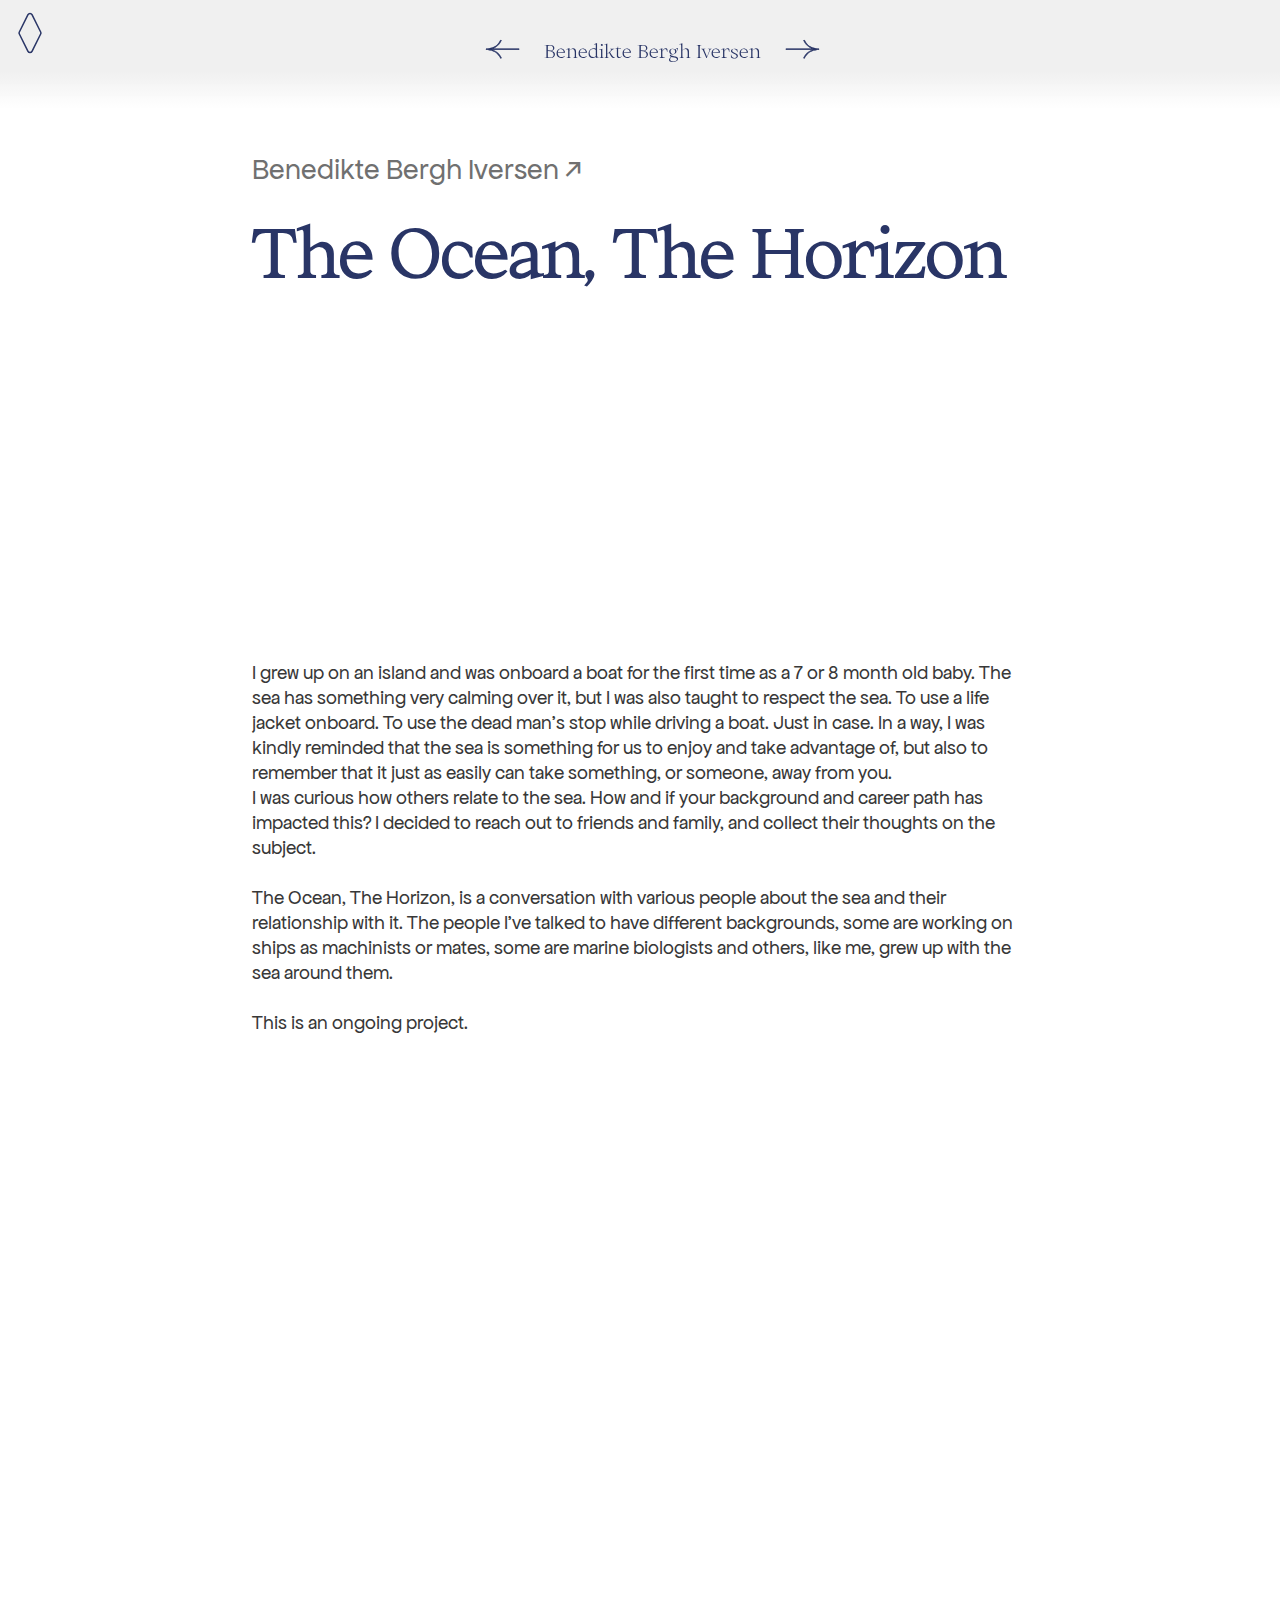
<file: Benedikte_Bergh_Iversen/index.html>
<!DOCTYPE html>
<html lang="en">
<head>
    <meta charset="UTF-8">
    <meta http-equiv="X-UA-Compatible" content="IE=edge">
    <meta name="viewport" content="width=device-width, initial-scale=1.0">
    <title>You are almost welcome</title>
    <link rel="shortcut icon" type="image/svg" href="../media/button-fill.svg"/>


    <meta name="description" content="Benedikte Bergh Iversen's Project"/>

    <meta name="subject" content="You Are Almost Welcome">
    <meta name="language" content="EN">
    <meta name="Classification" content="Photohraphy">
    <meta name="author" content="MA Photography and Society, KABK, Den Haag + Erica Gargaglione & Federico Poni">    <meta name="url" content="http://almostwelcome.com/">
    <meta name="identifier-URL" content="http://almostwelcome.com/">
    <meta name="coverage" content="Worldwide">
    <meta name="distribution" content="Global">


    <meta property="og:title" content="You Are Almost Welcome">

    <meta property="og:description" content="Benedikte Bergh Iversen's Project"/>

    <meta property="og:url" content="http://almostwelcome.com/">
      <meta property="og:image" content="https://almostwelcome.com/media/oc-maps.jpg">
    <meta property="og:site_name" content="You Are Almost Welcome">
    
    <link rel="stylesheet" href="projectstyle.css" type="text/css">
</head>
<body>
    <nav>
        <a class="nav_home" href="../index.html">
            <img src="../media/button.svg">
            <img src="../media/button-fill.svg" class="button-fill">
        </a>
        <a class="previous" href="../Will_Boase/"><img src="../media/previous.svg"></a>
        <h3>Benedikte Bergh Iversen</h3> 
        <a class="next" href="../Dafni_Melidou/"><img src="../media/next.svg"></a>
    </nav>
    <header>
        
        <div class="author">
            <a href="http://www.benediktebergh.com"><h3 id="name">Benedikte Bergh Iversen ↗</h3></a>
        </div> 
        <h1>The Ocean, The Horizon</h1>
        
    </header>
    <div class="project-description">
       <p>I grew up on an island and was onboard a boat for the first time as a 7 or 8 month old baby. The sea has something very calming over it, but I was also taught to respect the sea. To use a life jacket onboard. To use the dead man’s stop while driving a boat. Just in case. In a way, I was kindly reminded that the sea is something for us to enjoy and take advantage of, but also to remember that it just as easily can take something, or someone, away from you. <br>

        I was curious how others relate to the sea. How and if your background and career path has impacted this? I decided to reach out to friends and family, and collect their thoughts on the subject. <br>
        <br>
        The Ocean, The Horizon, is a conversation with various people about the sea and their relationship with it. The people I’ve talked to have different backgrounds, some are working on ships as machinists or mates, some are marine biologists and others, like me, grew up with the sea around them. <br>
        <br>
        This is an ongoing project.</p>
        
    </div>
    <div class="gallery">
            <iframe title="vimeo-player" src="https://player.vimeo.com/video/549033893"  frameborder="0" allowfullscreen ></iframe>
        <!-- <script src="https://player.vimeo.com/api/player.js"></script> -->
       

        <iframe title="vimeo-player" src="https://player.vimeo.com/video/549034457" frameborder="0" allowfullscreen></iframe>

        <!-- <script src="https://player.vimeo.com/api/player.js"></script> -->
    </div>
</body>
</html>
</file>
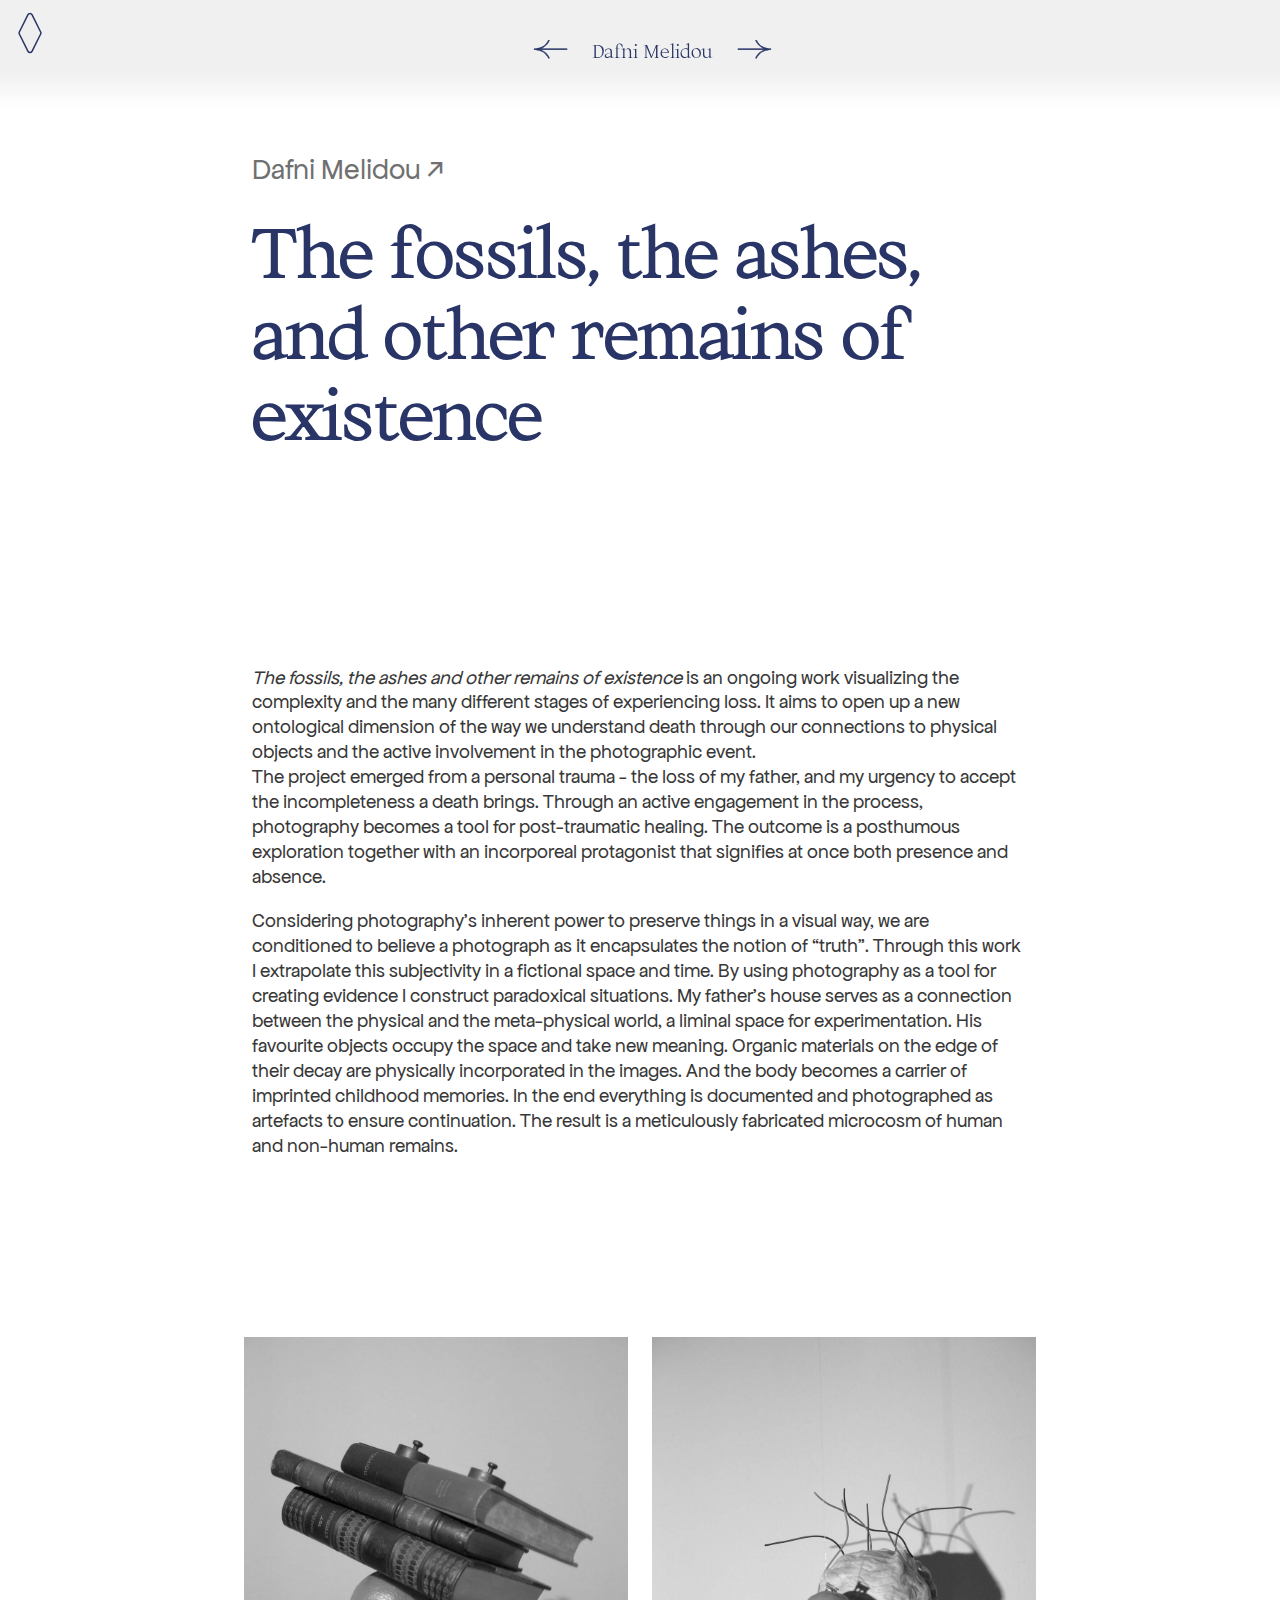
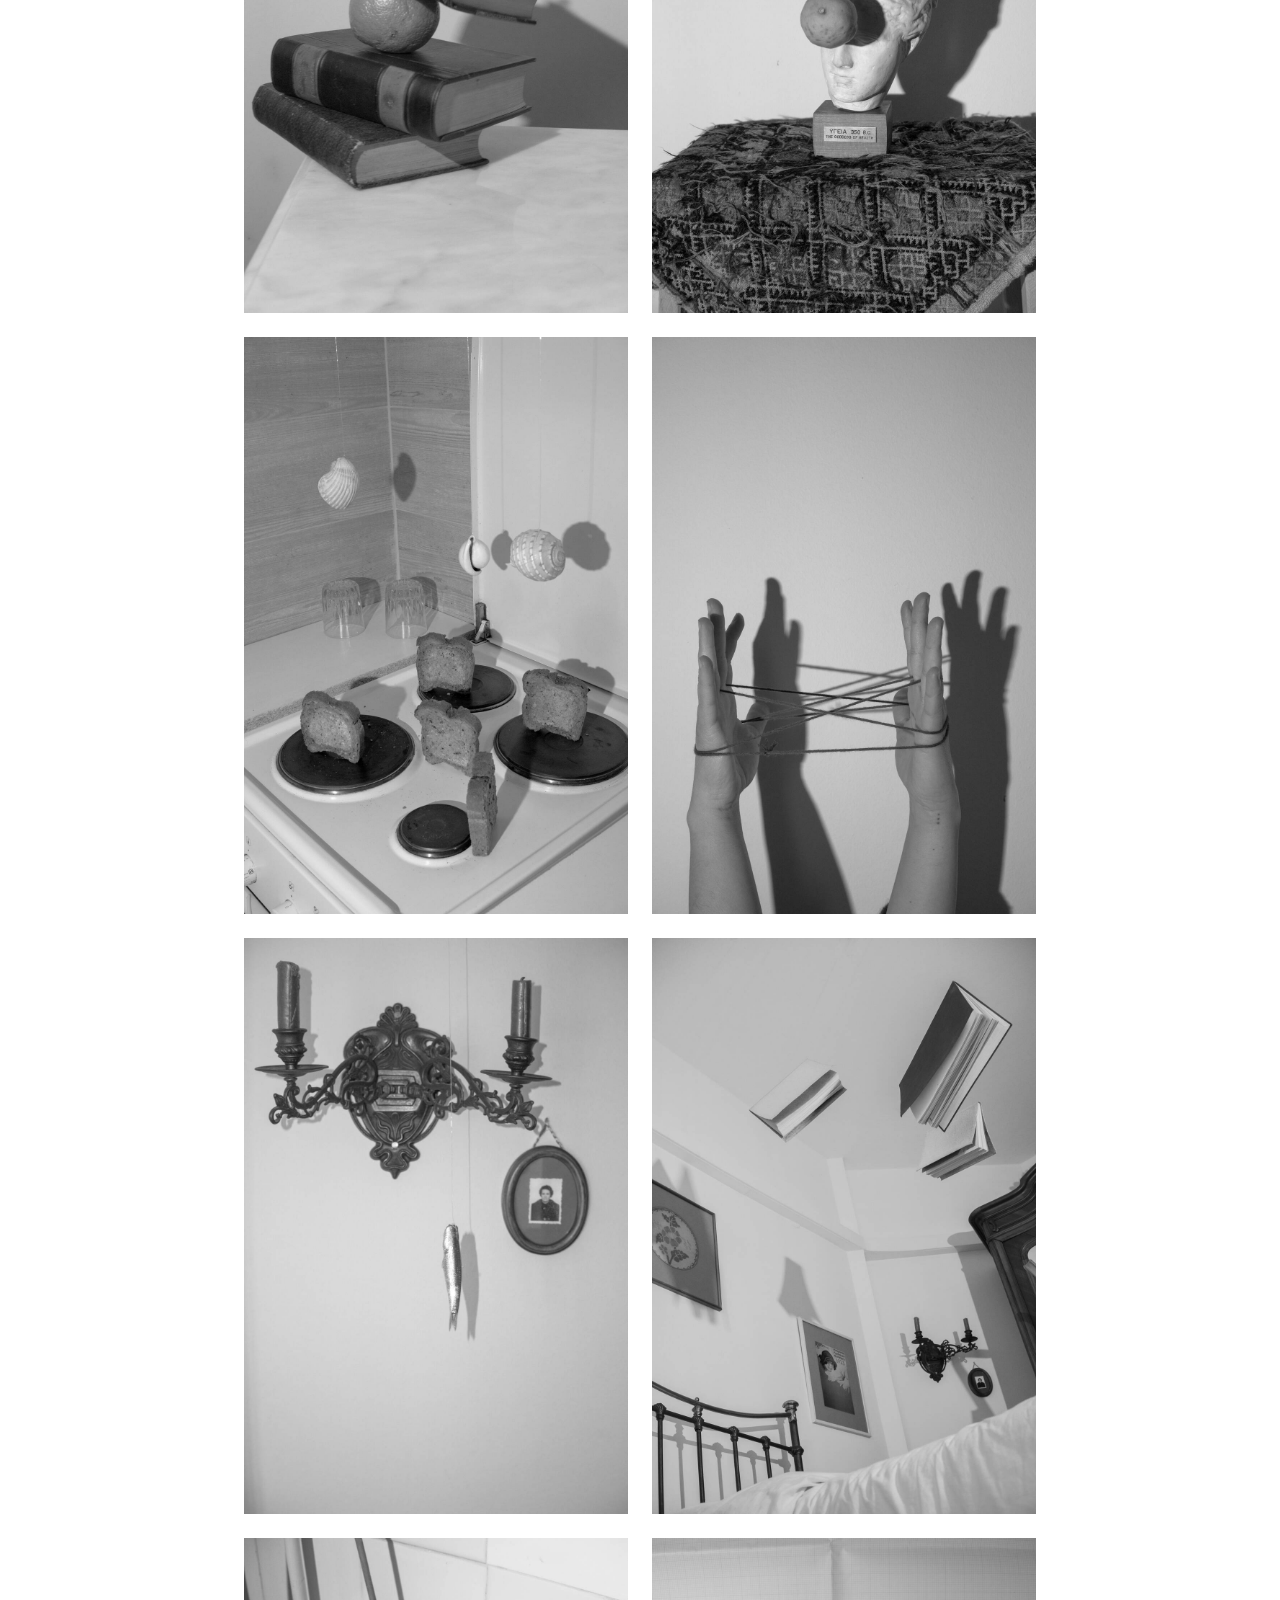
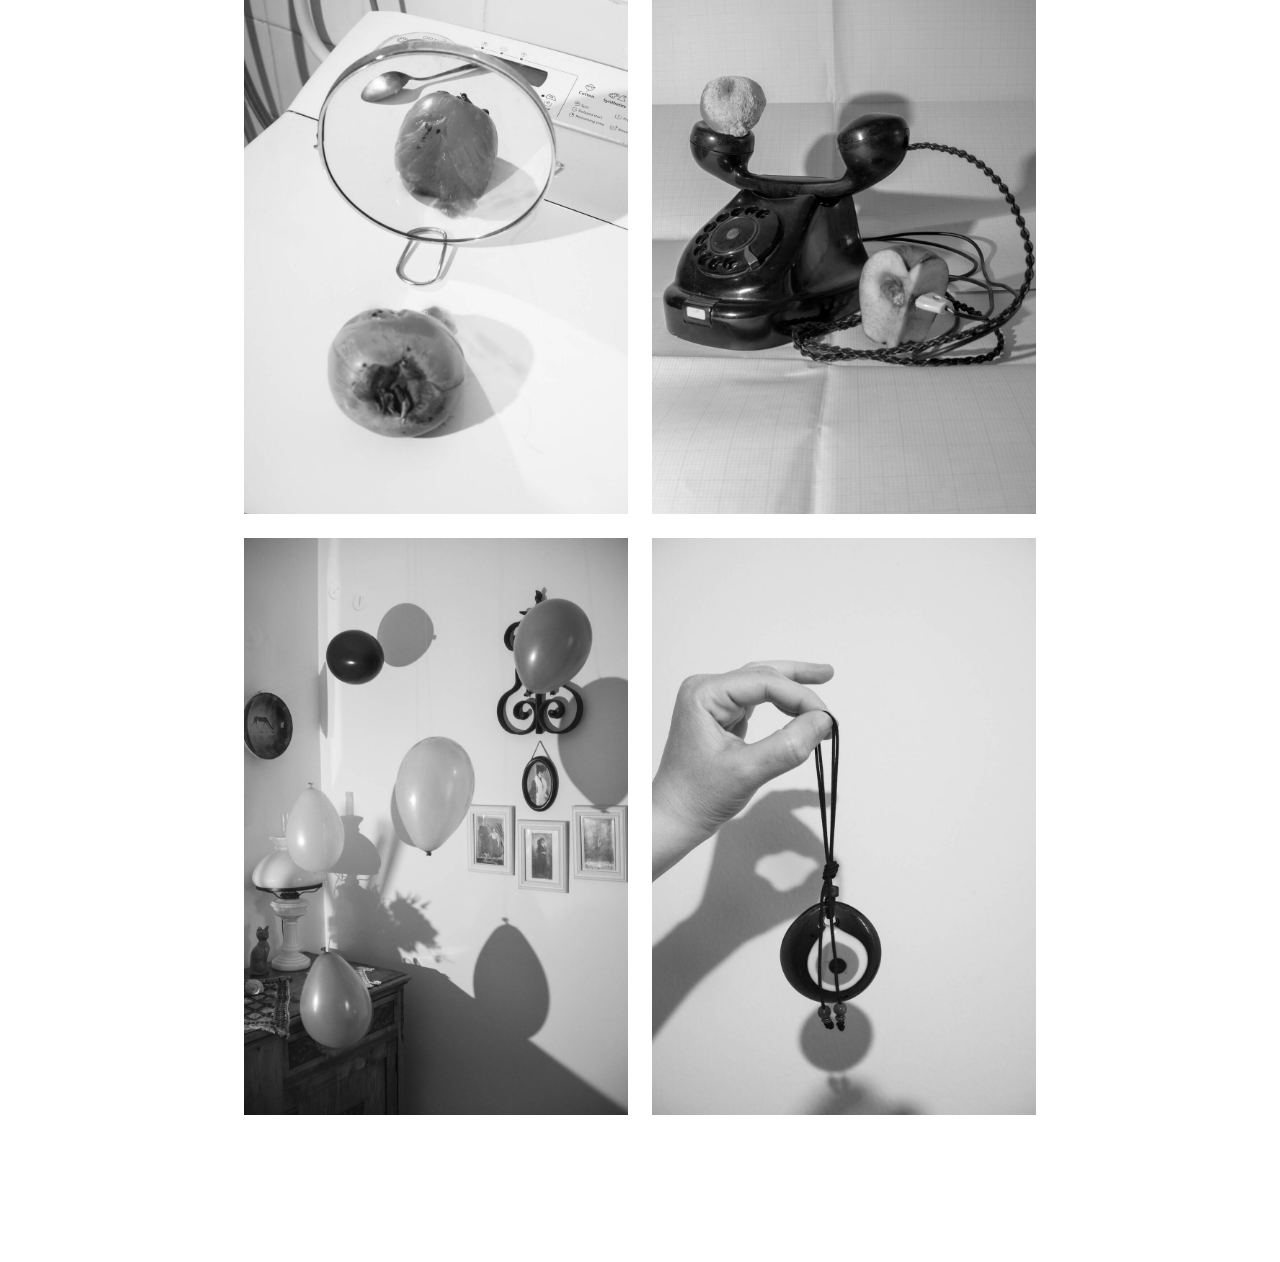
<file: Dafni_Melidou/index.html>
<!DOCTYPE html>
<html lang="en">
<head>
    <meta charset="UTF-8">
    <meta http-equiv="X-UA-Compatible" content="IE=edge">
    <meta name="viewport" content="width=device-width, initial-scale=1.0">
    <title>You are almost welcome</title>
    <link rel="shortcut icon" type="image/svg" href="../media/button-fill.svg"/>

    <meta name="description" content="Dafni Melidou's Project"/>

    <meta name="subject" content="You Are Almost Welcome">
    <meta name="language" content="EN">
    <meta name="Classification" content="Photohraphy">
    <meta name="author" content="MA Photography and Society, KABK, Den Haag + Erica Gargaglione & Federico Poni">    <meta name="url" content="http://almostwelcome.com/">
    <meta name="identifier-URL" content="http://almostwelcome.com/">
    <meta name="coverage" content="Worldwide">
    <meta name="distribution" content="Global">


    <meta property="og:title" content="You Are Almost Welcome">

    <meta property="og:description" content="Dafni Melidou's Project"/>

    <meta property="og:url" content="http://almostwelcome.com/Dafni_Melidou/">
    <meta property="og:image" content="http://almostwelcome.com/Dafni Melidou/0.jpg/">
    <meta property="og:site_name" content="Dafni Melidou">
    

    <link rel="stylesheet" href="projectstyle.css" type="text/css">
</head>
<body>
    <nav>
        <a class="nav_home" href="../index.html">
            <img src="../media/button.svg">
            <img src="../media/button-fill.svg" class="button-fill">
        </a>
        <a class="previous" href="../Benedikte_Bergh_Iversen/"><img src="../media/previous.svg"></a>
        <h3>Dafni Melidou</h3> 
        <a class="next" href="../Emilia_Martin/"><img src="../media/next.svg"></a>
    </nav>
    <header>
        
        <div class="author">
            <a href="http://dafnimelidou.com"><h3 id="name">Dafni Melidou ↗</h3></a>
        </div> 
        <h1>The fossils, the ashes, and other remains of existence</h1>
        
    </header>
    <div class="project-description">
       <p><em>The fossils, the ashes and other remains of existence</em> is an ongoing work visualizing the
        complexity and the many different stages of experiencing loss. It aims to open up a new
        ontological dimension of the way we understand death through our connections to physical
        objects and the active involvement in the photographic event. <br>
        The project emerged from a personal trauma - the loss of my father, and my urgency to accept
        the incompleteness a death brings. Through an active engagement in the process, photography
        becomes a tool for post-traumatic healing. The outcome is a posthumous exploration together
        with an incorporeal protagonist that signifies at once both presence and absence.</p>
        <p>Considering photography’s inherent power to preserve things in a visual way, we are conditioned to believe a photograph as it encapsulates the notion of “truth”. Through this work I extrapolate this subjectivity in a fictional space and time. By using photography as a tool for creating evidence I construct paradoxical situations. My father’s house serves as a connection between the physical and the meta-physical world, a liminal space for experimentation. His favourite objects occupy the space and take new meaning. Organic materials on the edge of their decay are physically incorporated in the images. And the body becomes a carrier of imprinted childhood memories. In the end everything is documented and photographed as artefacts to ensure continuation. The result is a meticulously fabricated microcosm of human and non-human remains.</p>
    </div>
    <div class="gallery">
        <img src="0.jpg" alt="01">
        <img src="1.jpg" alt="02">
        <img src="2.jpg" alt="03">
        <img src="3.jpg" alt="04">
        <img src="4.jpg" alt="05">
        <img src="5.jpg" alt="06">
        <img src="6.jpg" alt="07">
        <img src="7.jpg" alt="08">
        <img src="8.jpg" alt="09">
        <img src="9.jpg" alt="10">
        
    </div>
</body>
</html>
</file>
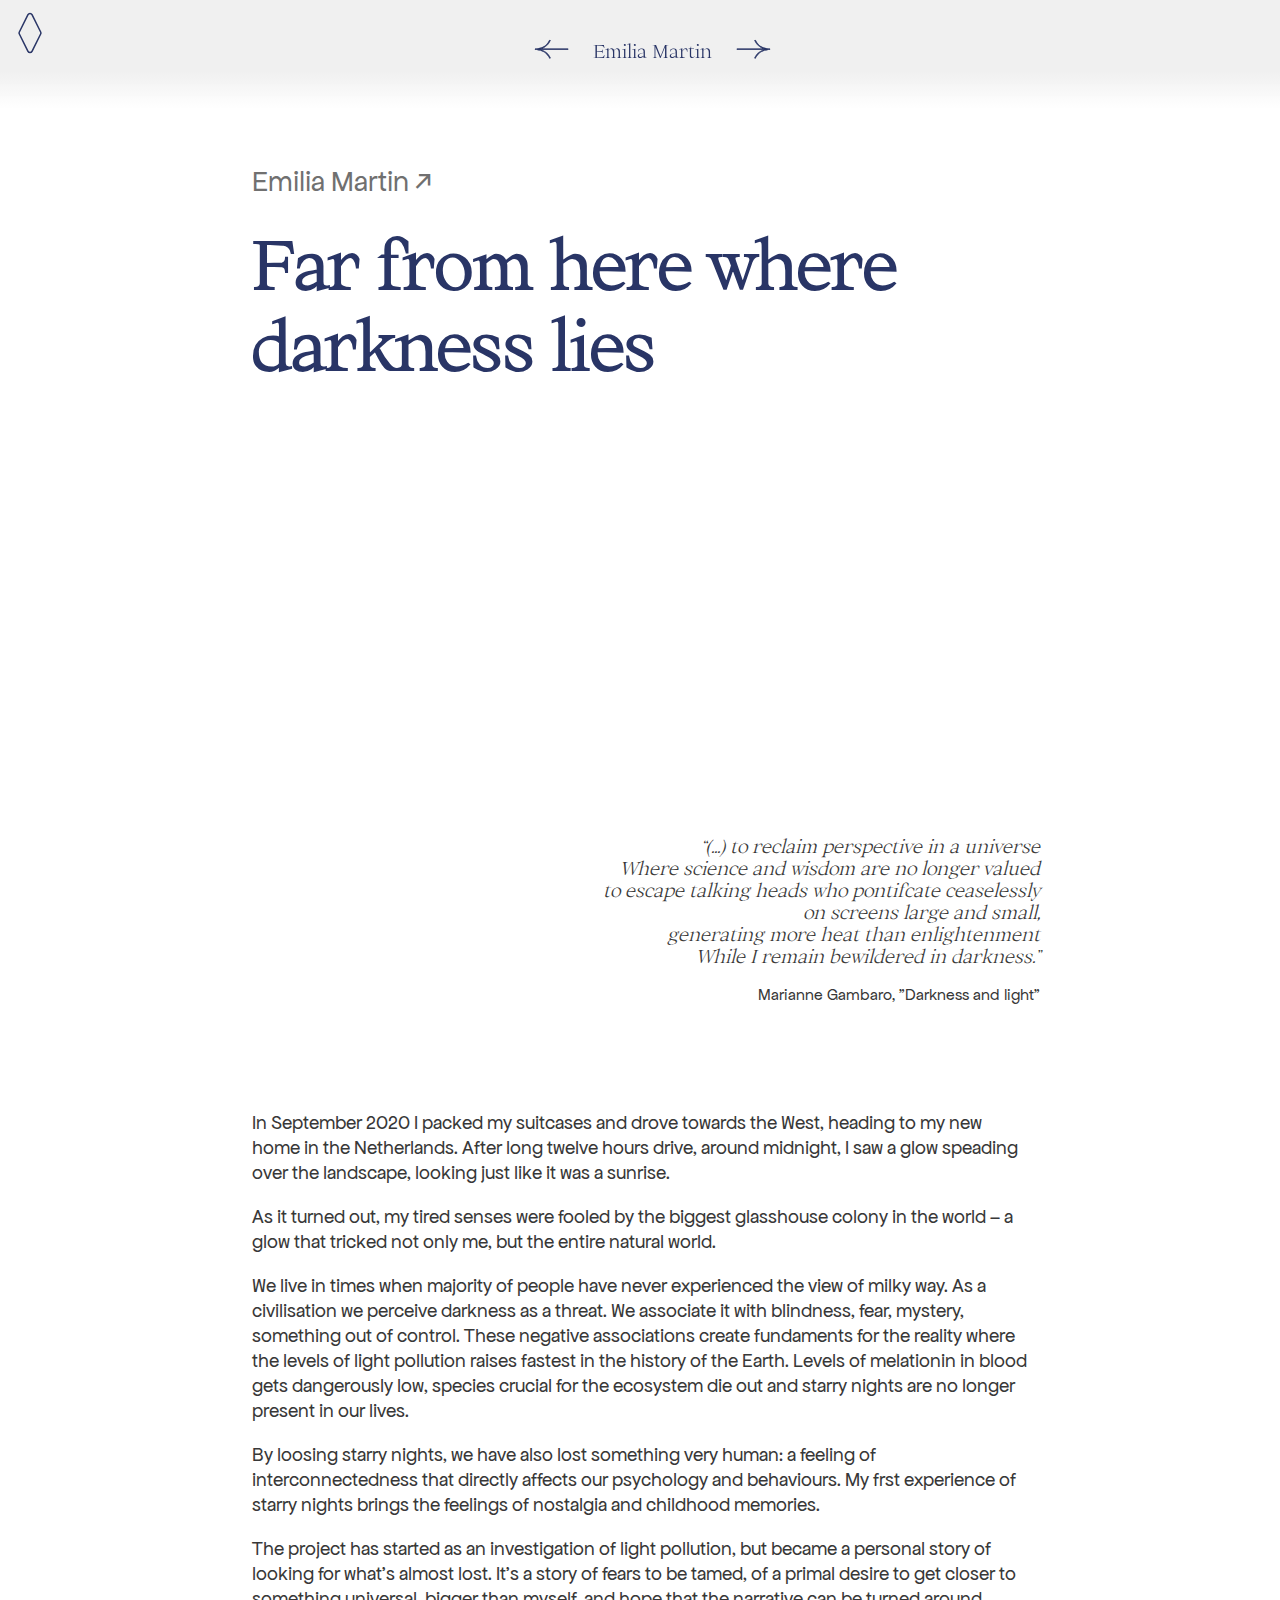
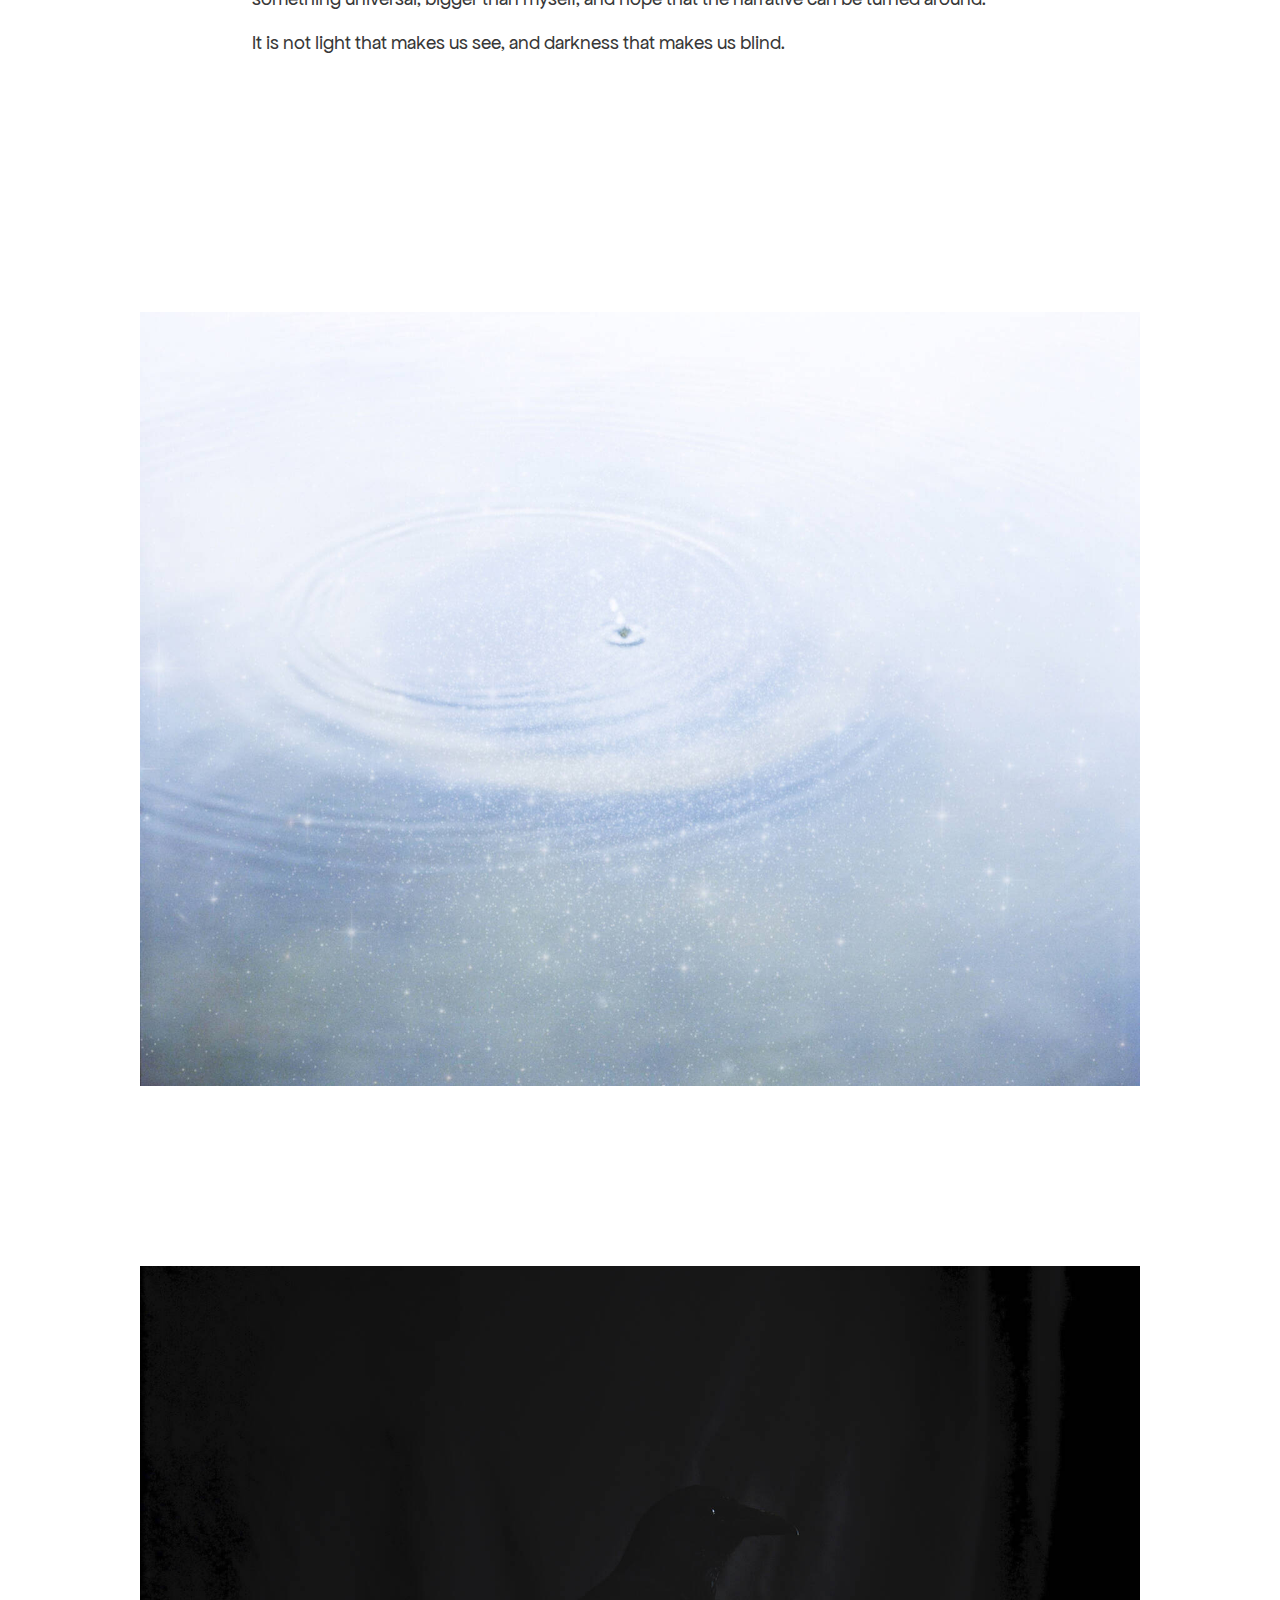
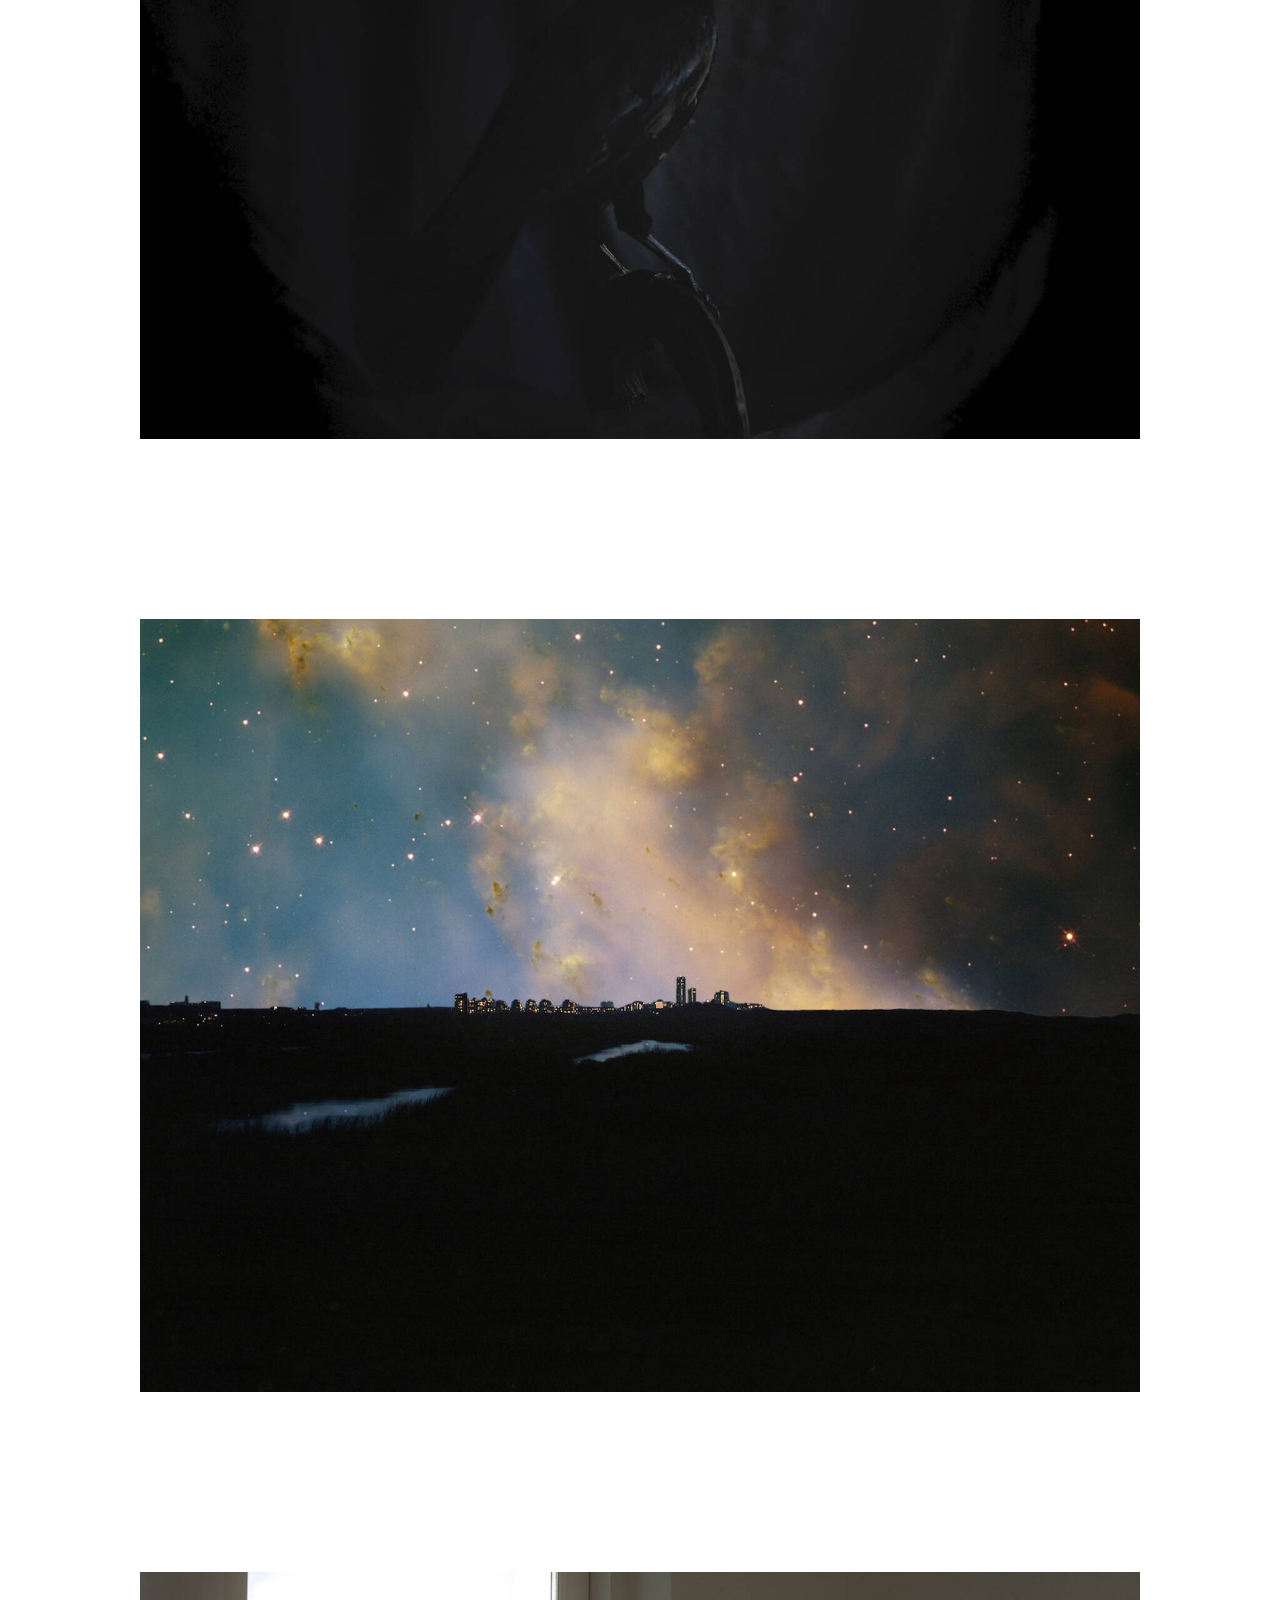
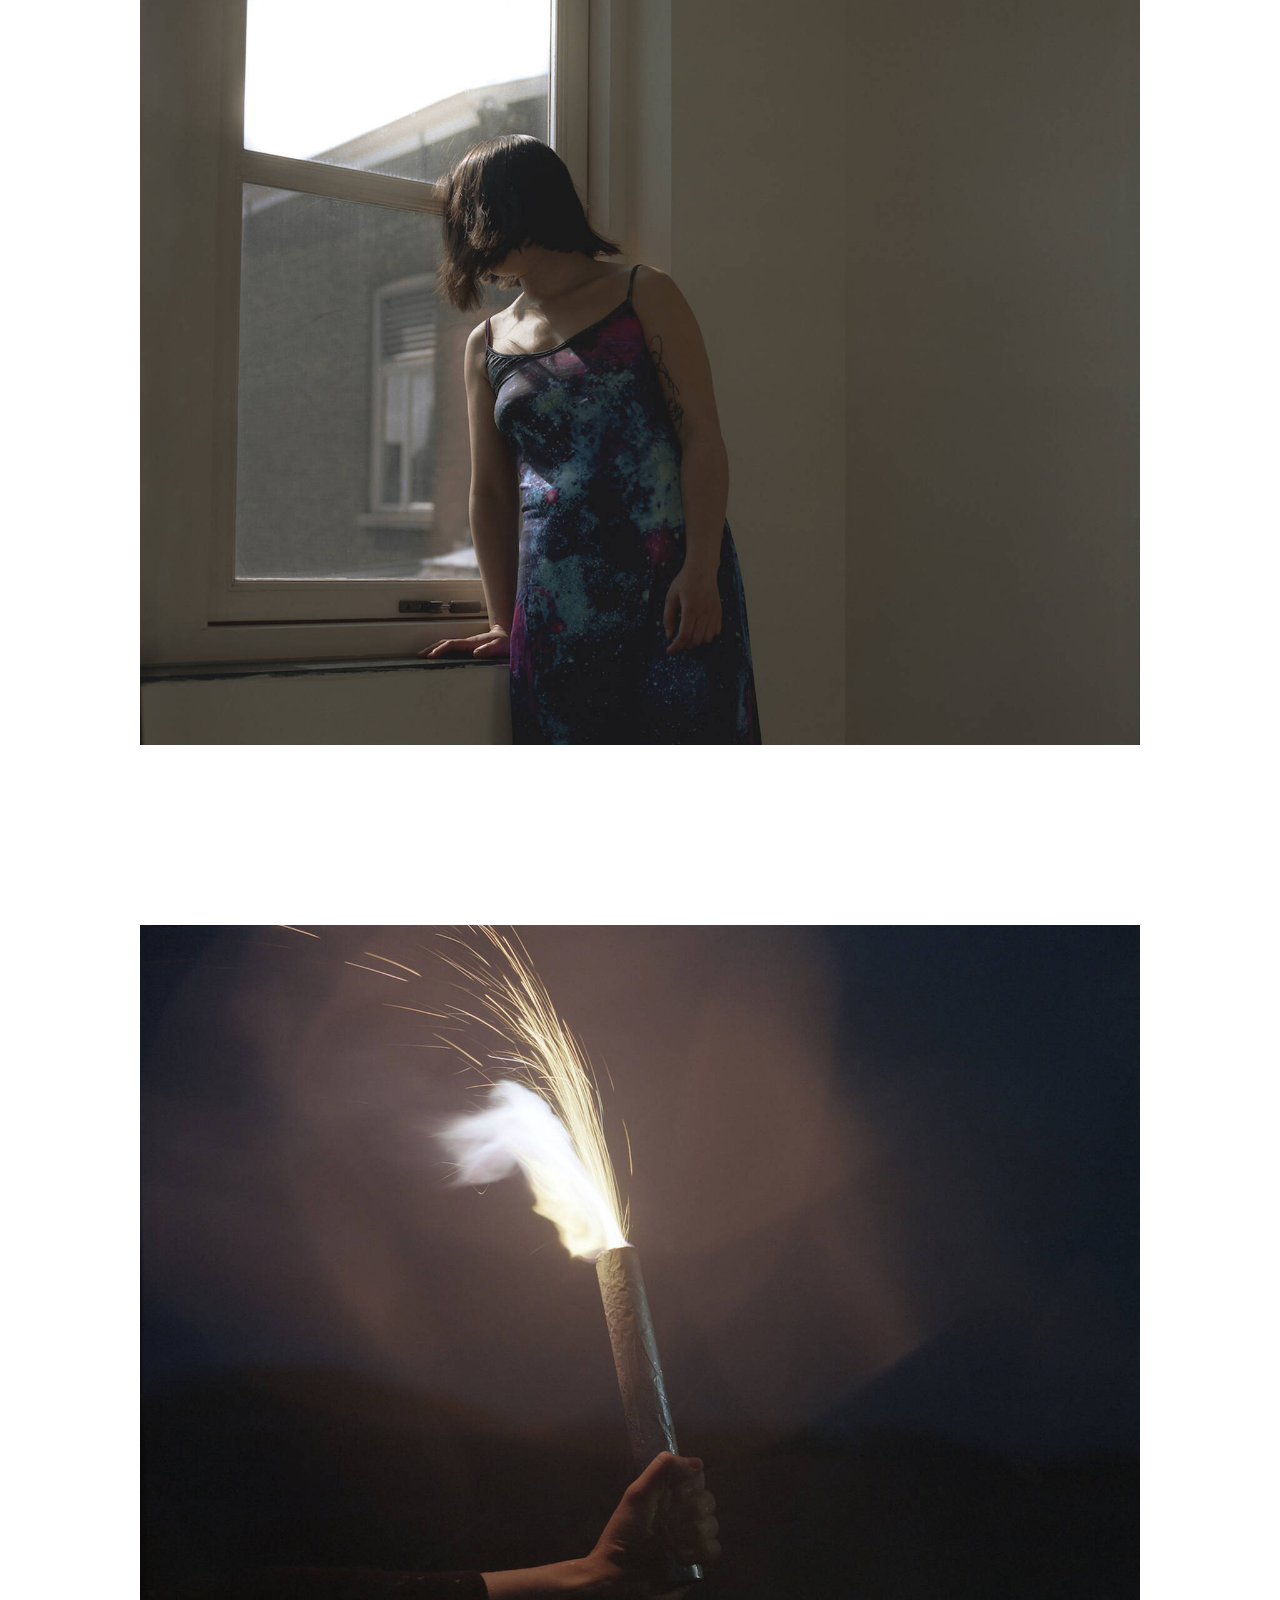
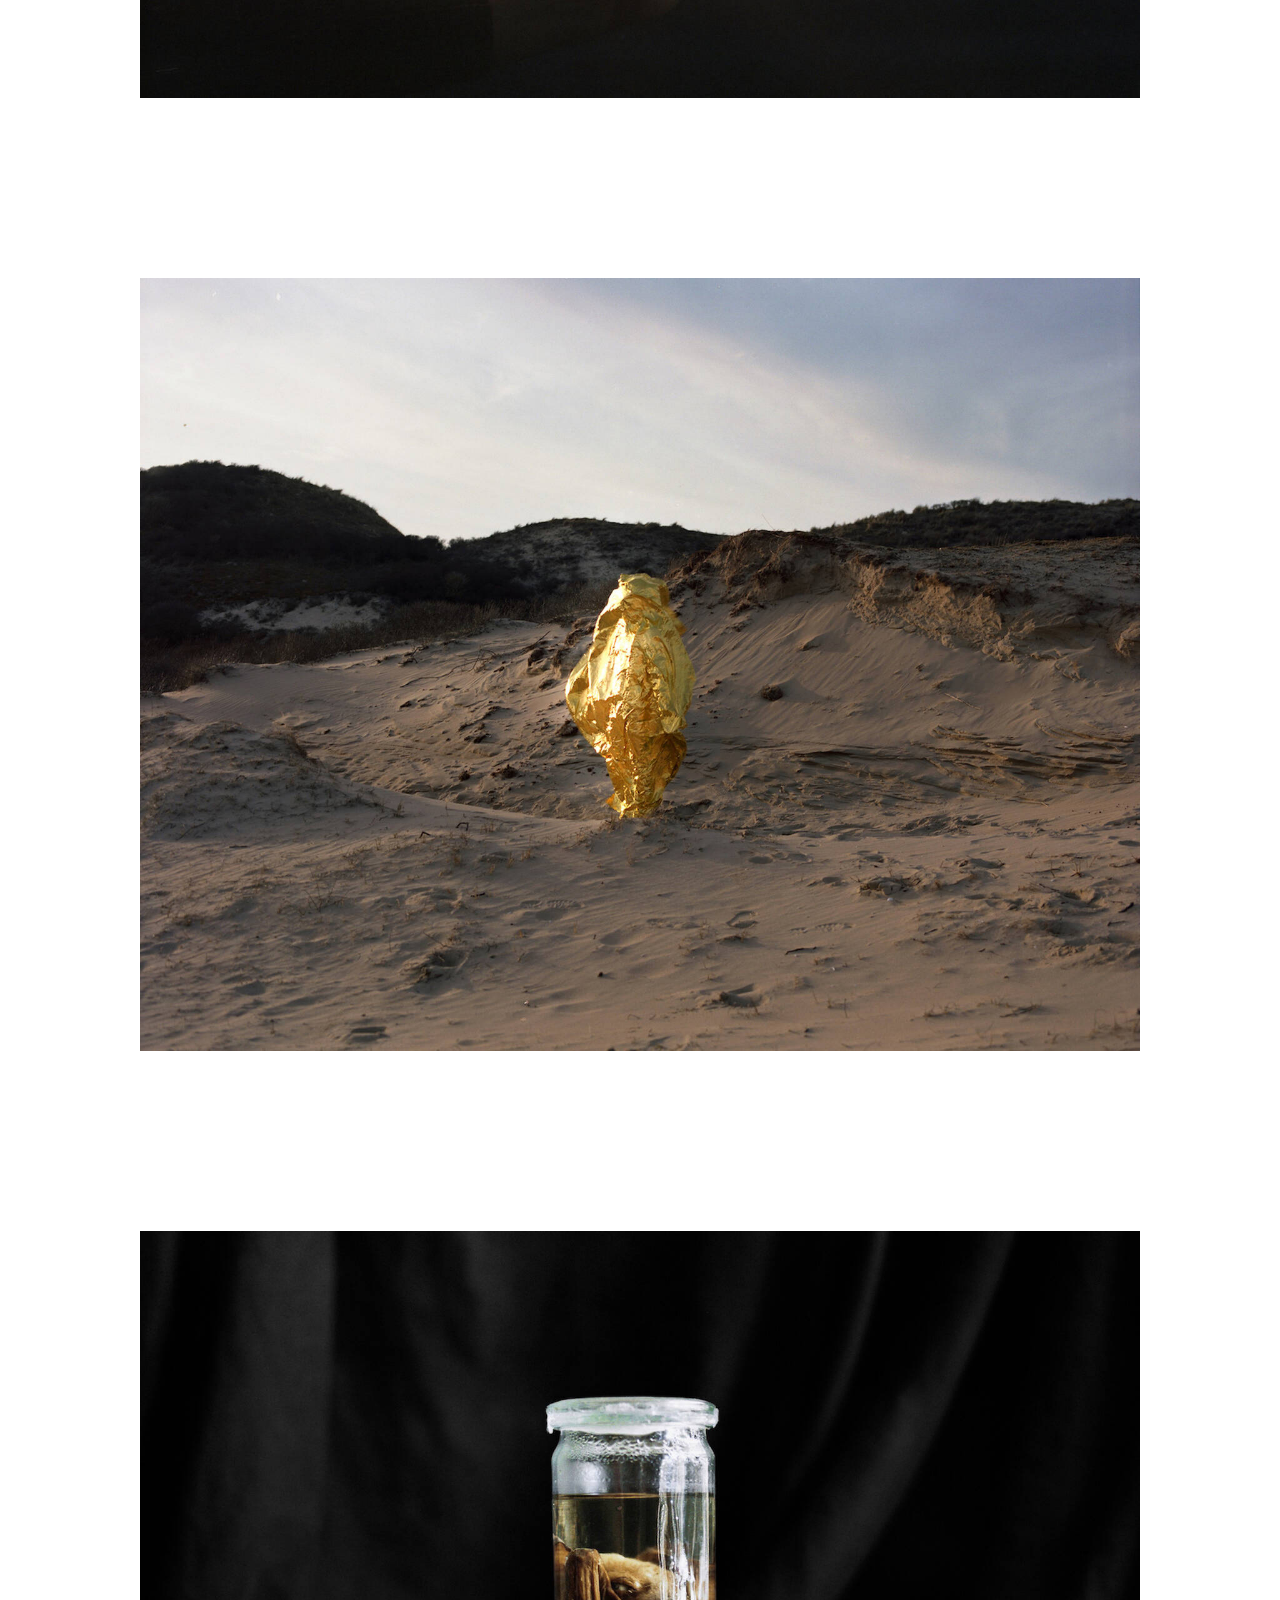
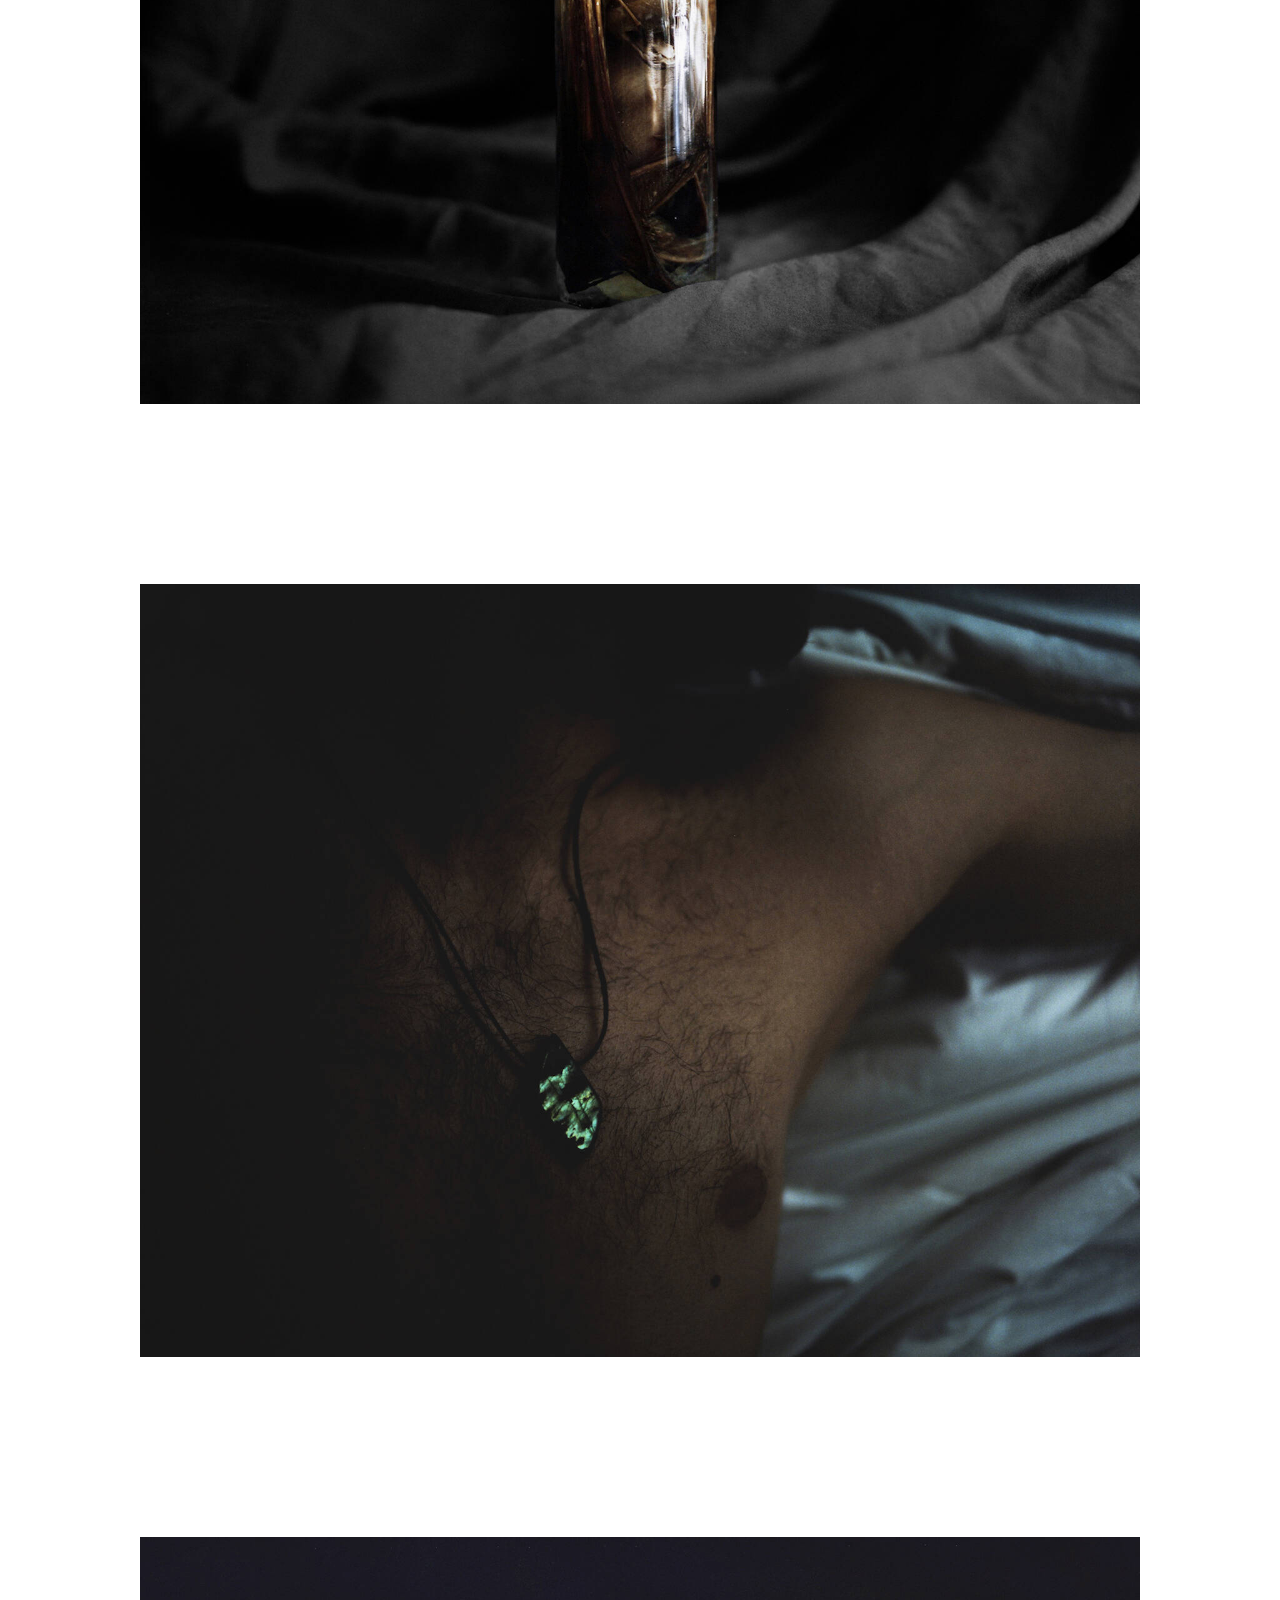
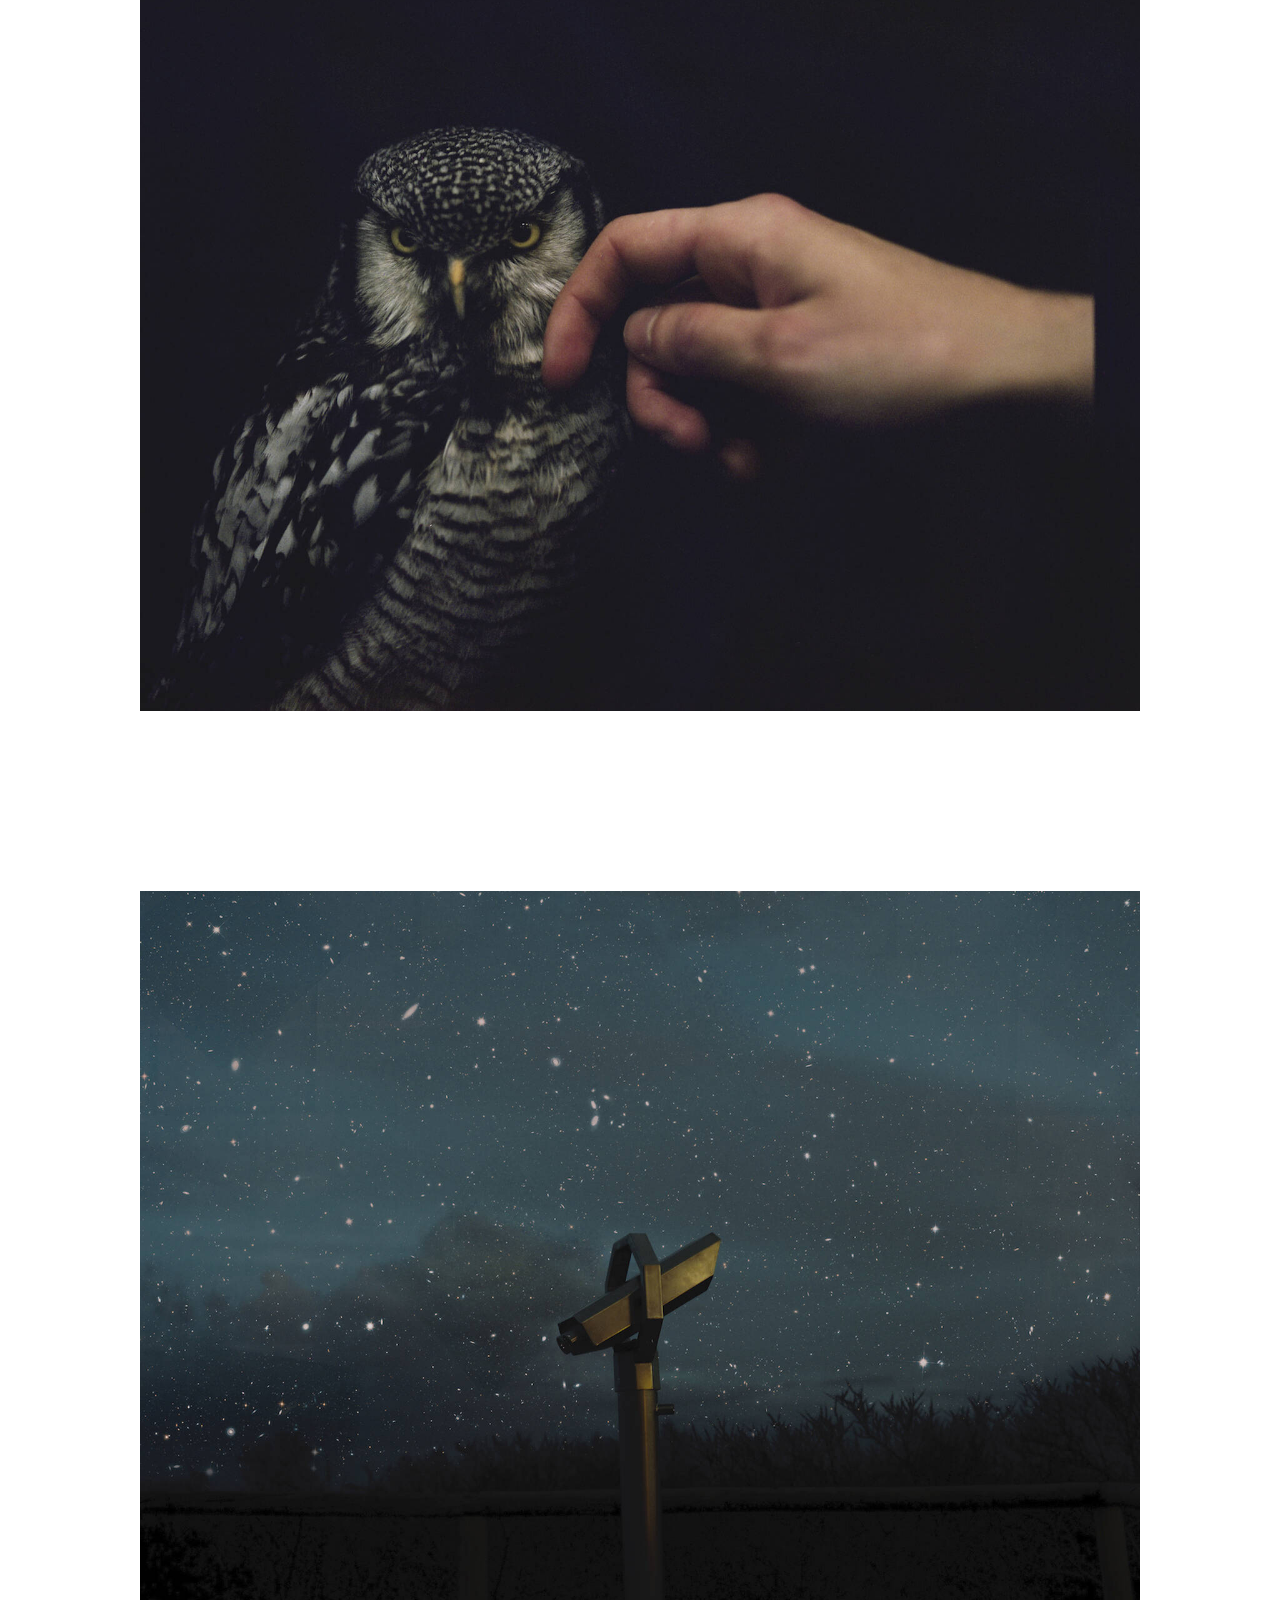
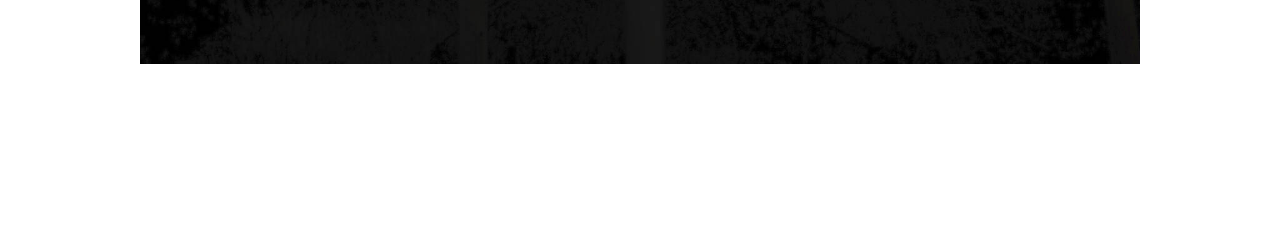
<file: Emilia_Martin/index.html>
<!DOCTYPE html>
<html lang="en">
<head>
    <meta charset="UTF-8">
    <meta http-equiv="X-UA-Compatible" content="IE=edge">
    <meta name="viewport" content="width=device-width, initial-scale=1.0">
    <title>You are almost welcome</title>
    <link rel="shortcut icon" type="image/svg" href="../media/button-fill.svg"/>


    <meta name="description" content="Emilia Martin's Project"/>

    <meta name="subject" content="You Are Almost Welcome">
    <meta name="language" content="EN">
    <meta name="Classification" content="Photohraphy">
    <meta name="author" content="MA Photography and Society, KABK, Den Haag + Erica Gargaglione & Federico Poni">    <meta name="url" content="http://almostwelcome.com/">
    <meta name="identifier-URL" content="http://almostwelcome.com/">
    <meta name="coverage" content="Worldwide">
    <meta name="distribution" content="Global">


    <meta property="og:title" content="You Are Almost Welcome">

    <meta property="og:description" content="Emilia Martin's Project"/>

    <meta property="og:url" content="http://almostwelcome.com/Emilia_Martin/">
    <meta property="og:image" content="http://almostwelcome.com/Emilia_Martin/4.jpg/">
    <meta property="og:site_name" content="Emilia Martin">
    


    <link rel="stylesheet" href="projectstyle.css" type="text/css">
</head>
<body>
    <nav>
        <a class="nav_home" href="../index.html">
            <img src="../media/button.svg">
            <img src="../media/button-fill.svg" class="button-fill">
        </a>
        <a class="previous" href="../Dafni_Melidou/"><img src="../media/previous.svg"></a>
        <h3>Emilia Martin</h3> 
        <a class="next" href="../Joao_Viegas/"><img src="../media/next.svg"></a>
    </nav>
    <header>
        
        <div class="author">
            <a href="http://www.emiliamartin.com"><h3 id="name">Emilia Martin ↗</h3></a>
        </div> 
        
        <h1>Far from here where darkness lies</h1>
        <div class="quote">
            <h3>“(...) to reclaim perspective in a universe <br>
                Where science and wisdom are no longer valued <br>
                to escape talking heads who pontifcate ceaselessly <br>
                on screens large and small, <br>
                generating more heat than enlightenment <br>
                While I remain bewildered in darkness.”
            </h3>
            <p>Marianne Gambaro, "Darkness and light" </p>
        </div>
    </header>
    <div class="project-description">
       <p>In September 2020 I packed my suitcases and drove towards the West, heading to 
            my new home in the Netherlands. After long twelve hours drive, around midnight, I 
            saw a glow speading over the landscape, looking just like it was a sunrise.</p>
        <p>As it turned out, my tired senses were fooled by the biggest glasshouse colony in 
            the world – a glow that tricked not only me, but the entire natural world.</p>
        <p>We live in times when majority of people have never experienced the view of milky 
            way. As a civilisation we perceive darkness as a threat. We associate it with 
            blindness, fear, mystery, something out of control. These negative associations 
            create fundaments for the reality where the levels of light pollution raises fastest in 
            the history of the Earth. Levels of melationin in blood gets dangerously low, species 
            crucial for the ecosystem die out and starry nights are no longer present in our 
            lives.</p>
        <p>By loosing starry nights, we have also lost something very human: a feeling of 
            interconnectedness that directly affects our psychology and behaviours.
            My frst experience of starry nights brings the feelings of nostalgia and childhood 
            memories.</p>
        <p>The project has started as an investigation of light pollution, but became a personal 
            story of looking for what's almost lost. It's a story of fears to be tamed, of a primal 
            desire to get closer to something universal, bigger than myself, and hope that the 
            narrative can be turned around.</p>
        <p>It is not light that makes us see, and darkness that makes us blind.</p>
        
    </div>
    <div class="gallery">
        <img src="0.jpg" alt="01">
        <img src="1.jpg" alt="02">
        <img src="2.jpg" alt="03">
        <img src="3.jpg" alt="04">
        <img src="4.jpg" alt="05">
        <img src="5.jpg" alt="06">
        <img src="6.jpg" alt="07">
        <img src="7.jpg" alt="08">
        <img src="8.jpg" alt="09">
        <img src="9.jpg" alt="10">
        
    </div>
</body>
</html>
</file>
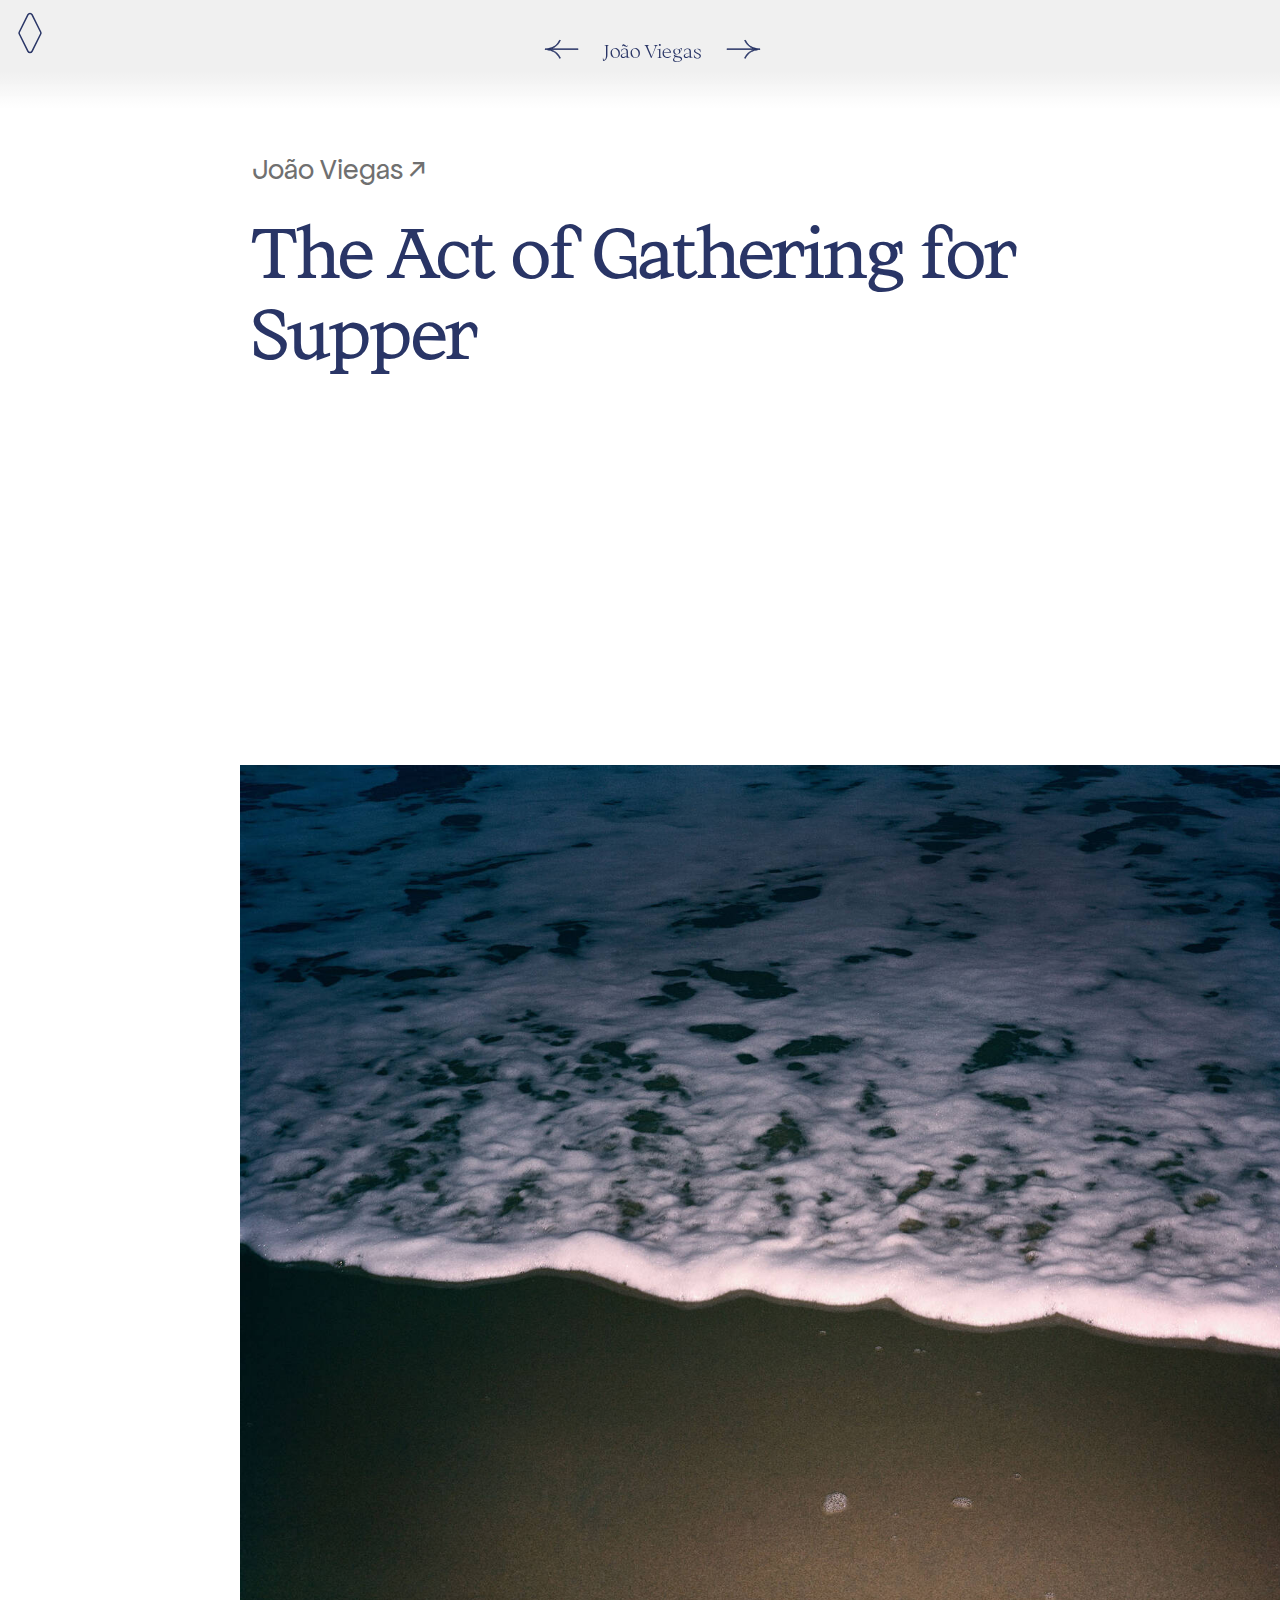
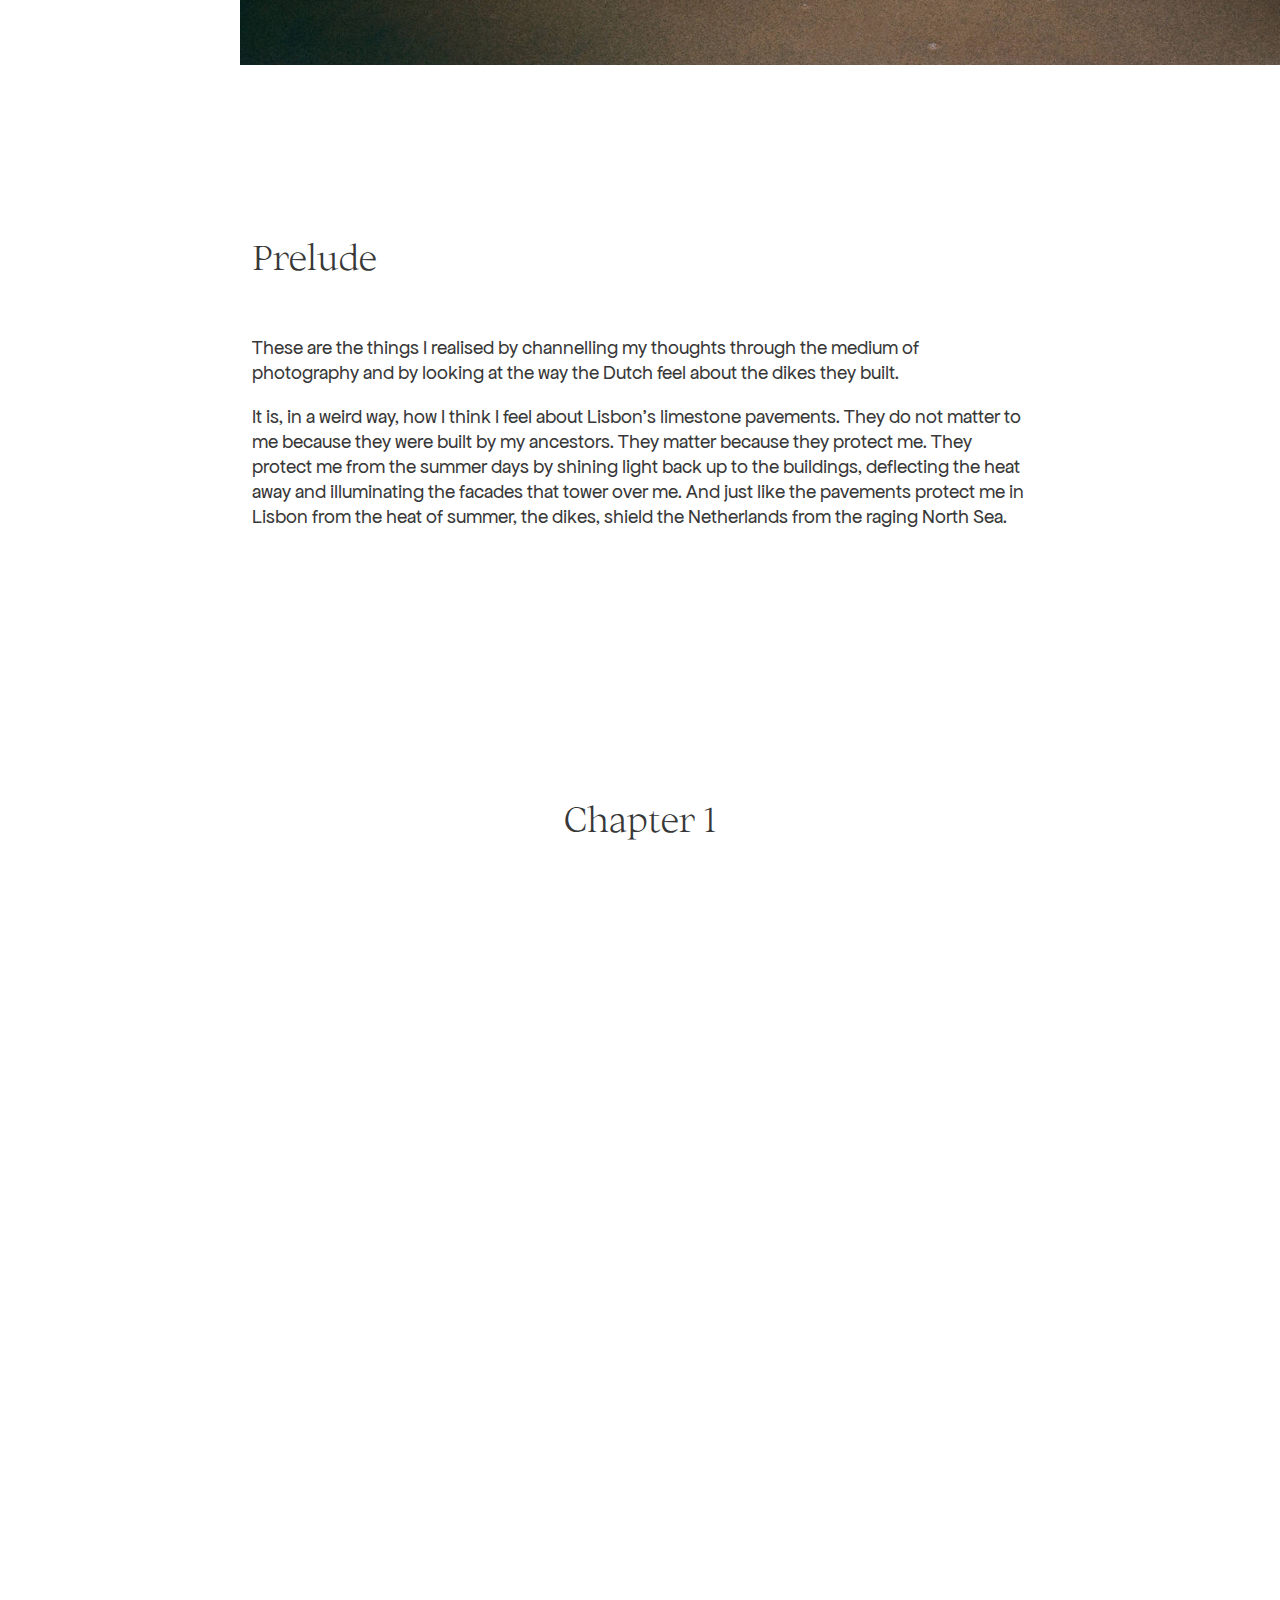
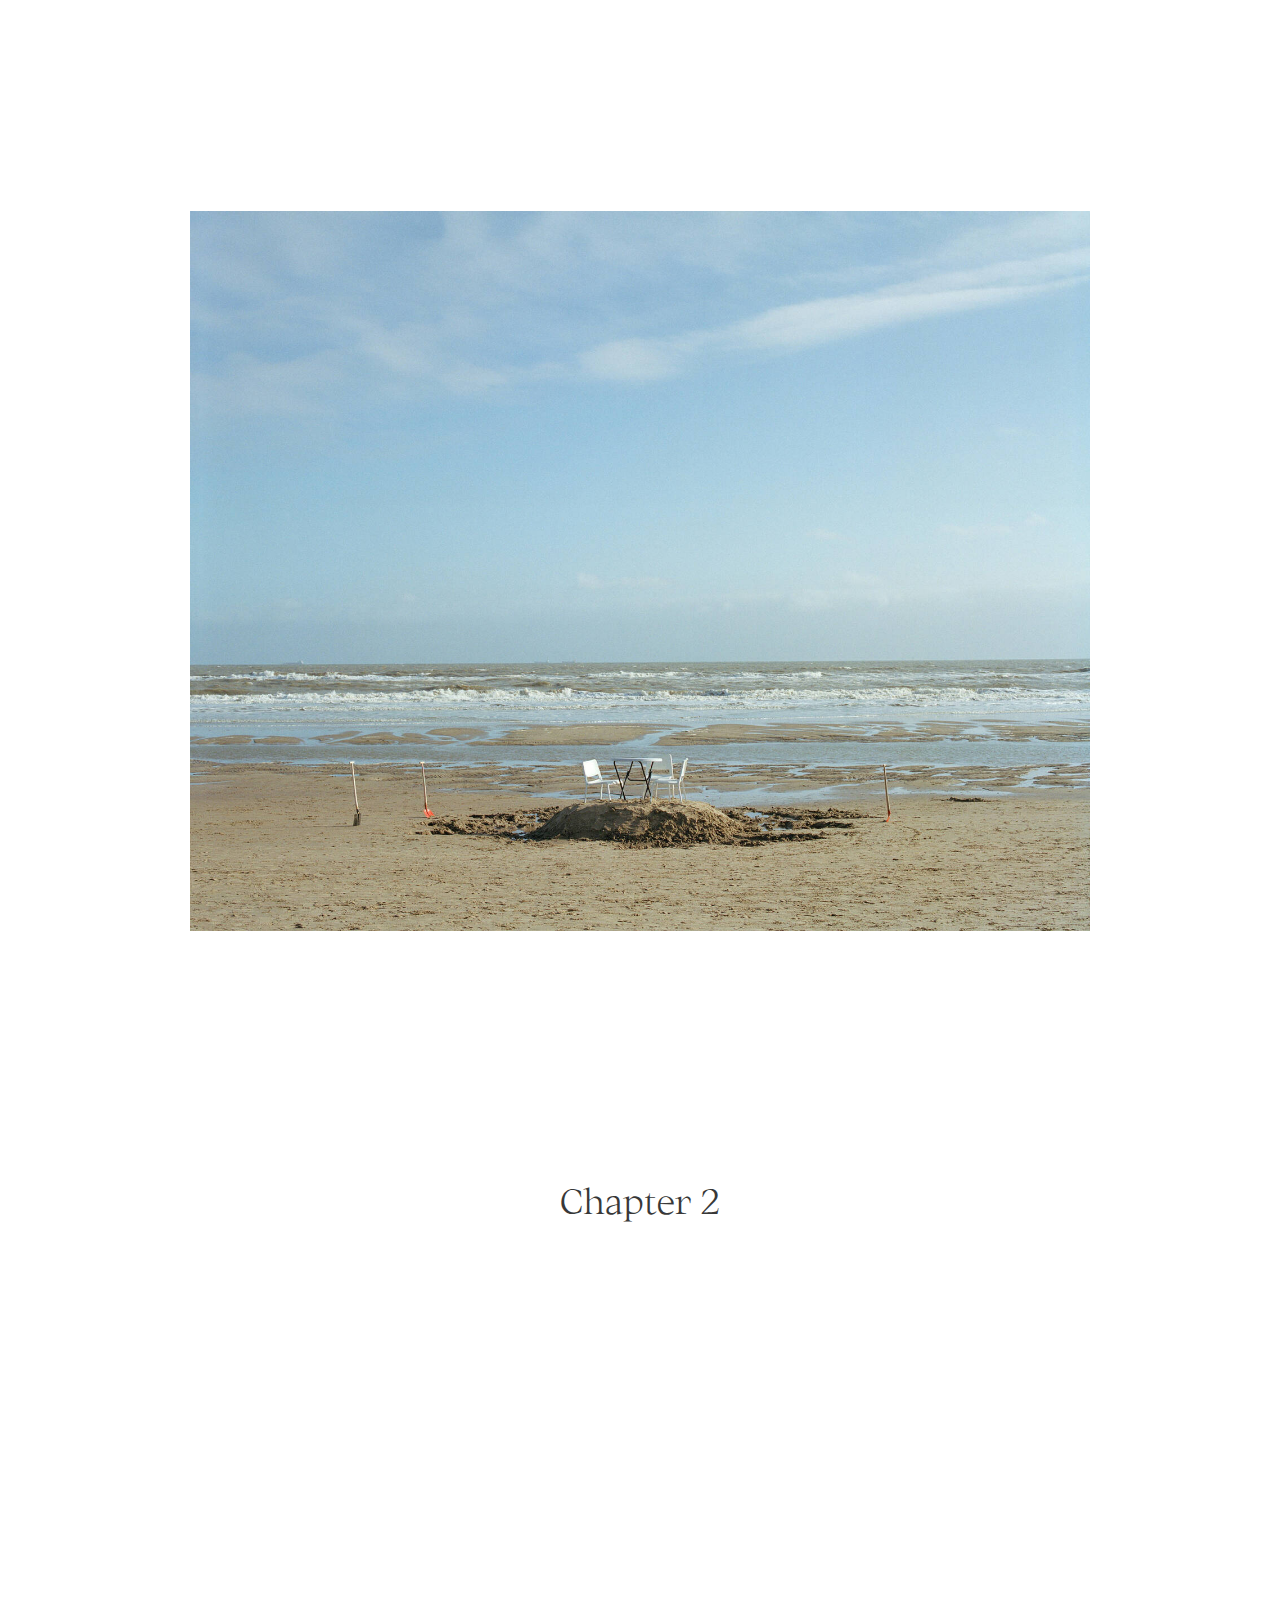
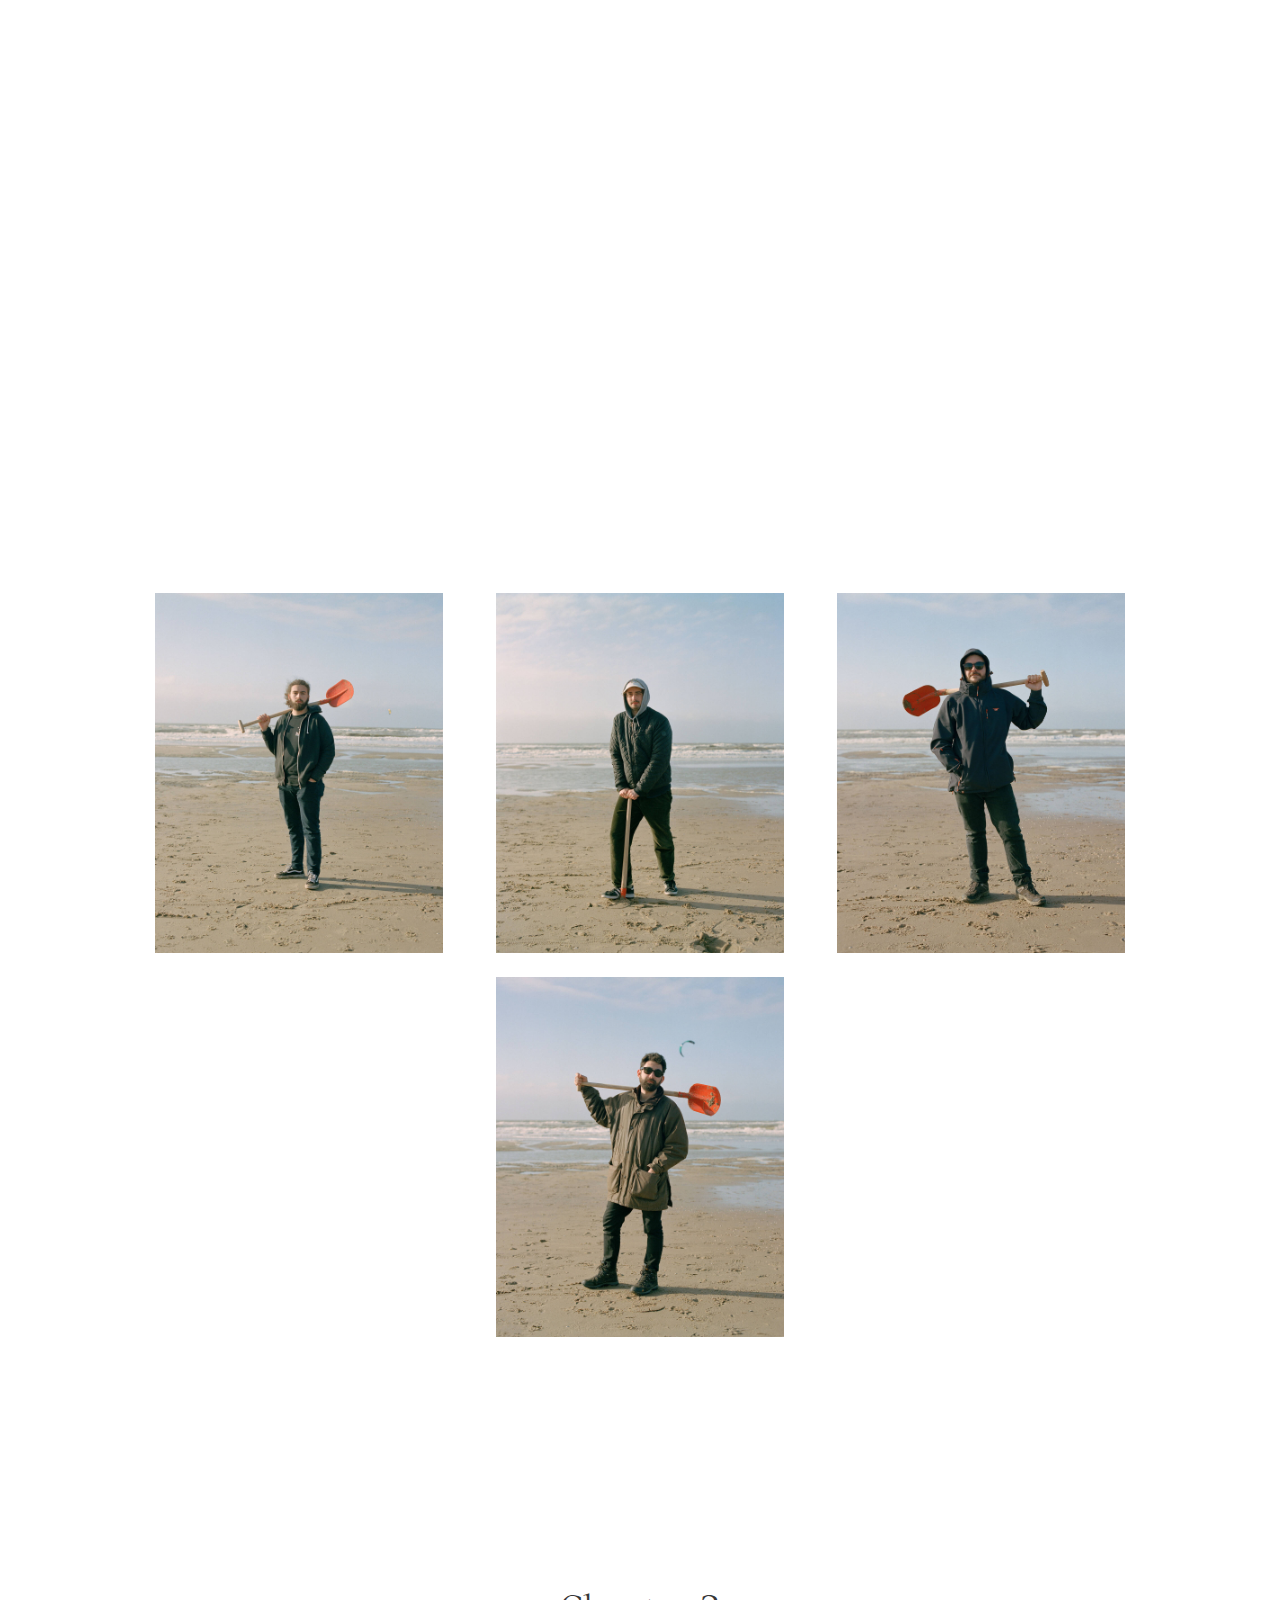
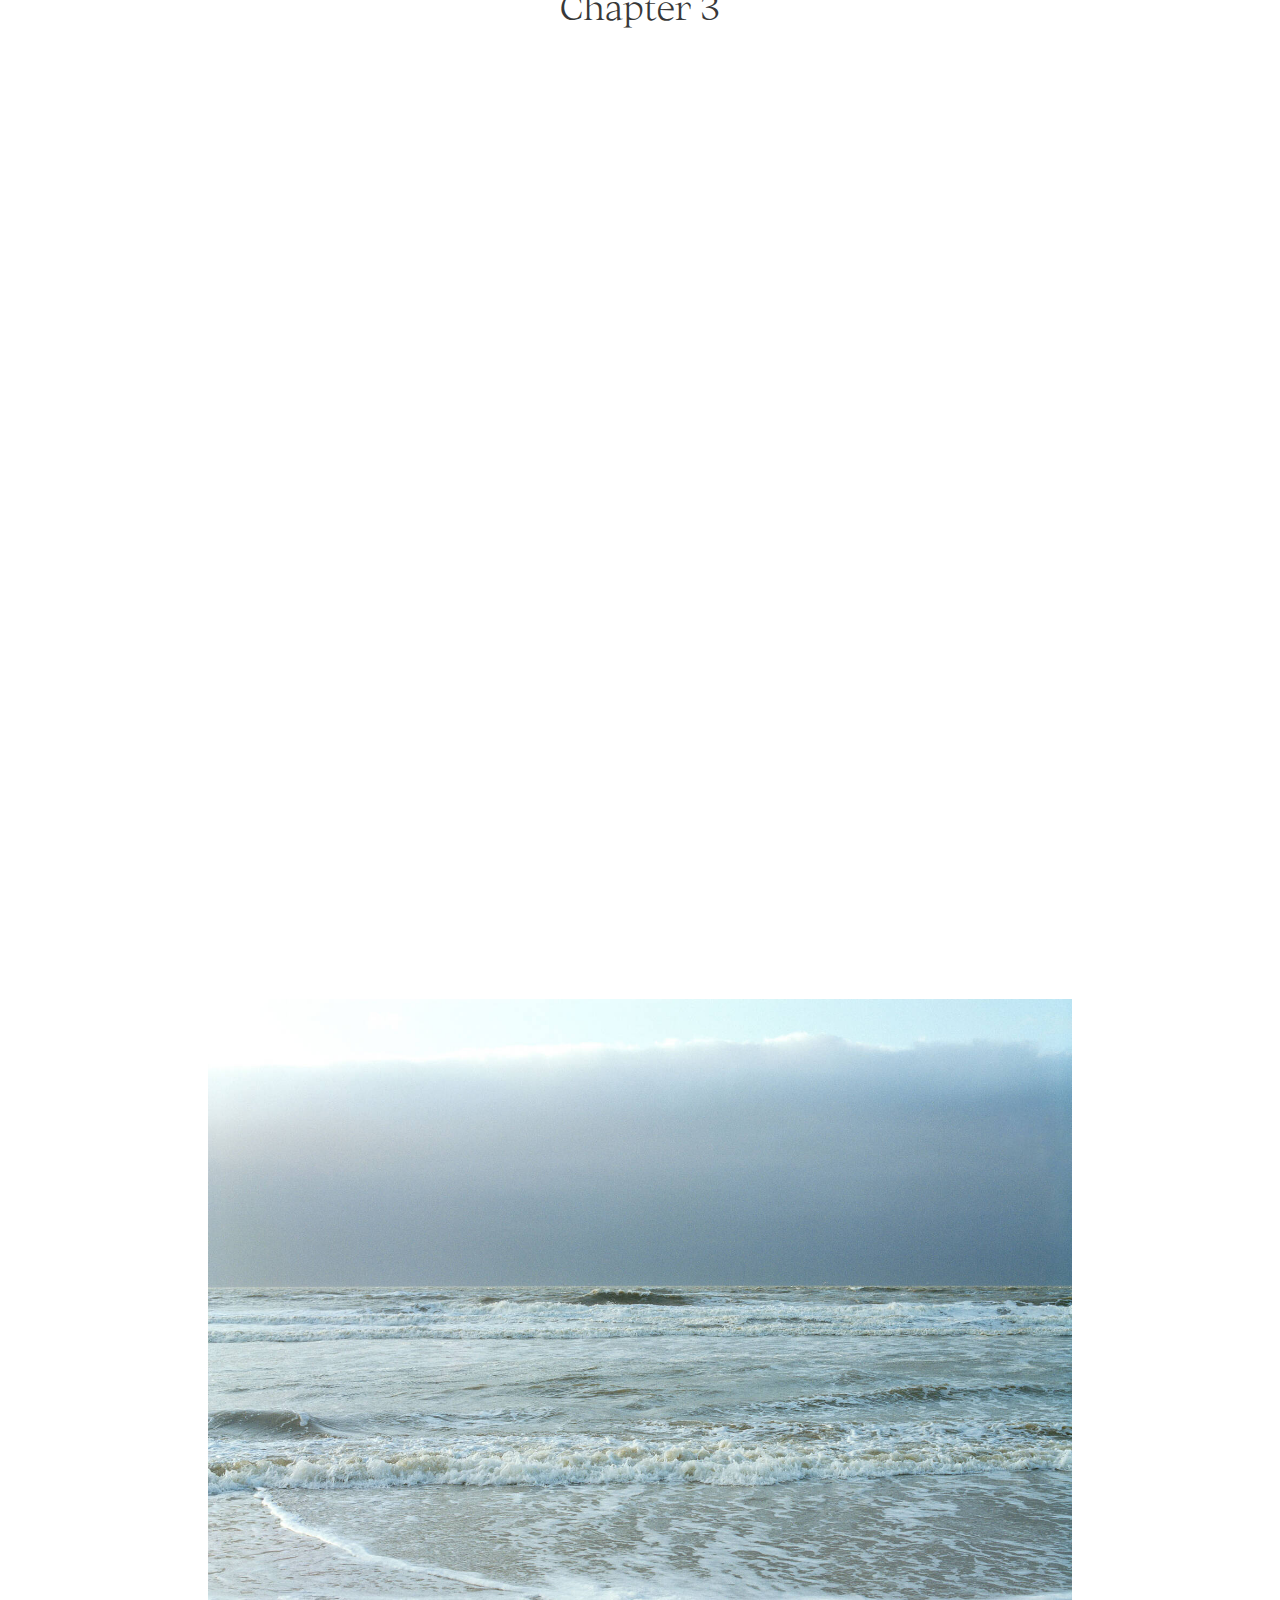
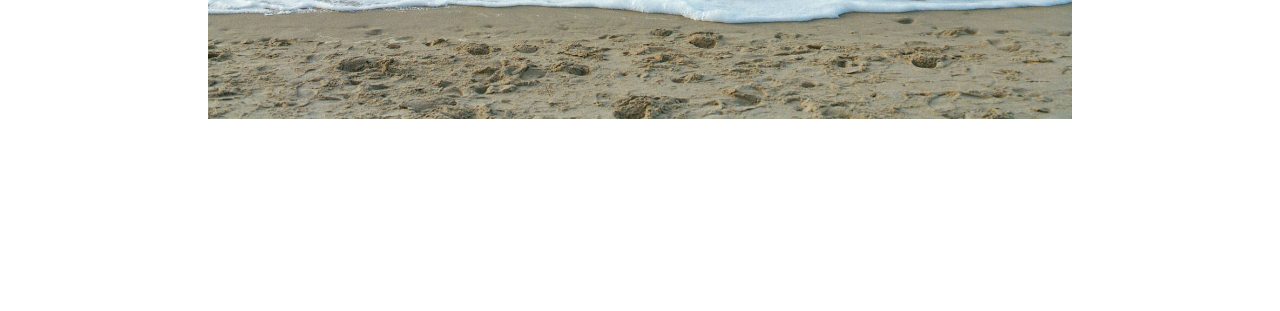
<file: Joao_Viegas/index.html>
<!DOCTYPE html>
<html lang="en">
<head>
    <meta charset="UTF-8">
    <meta http-equiv="X-UA-Compatible" content="IE=edge">
    <meta name="viewport" content="width=device-width, initial-scale=1.0">
    <title>You are almost welcome</title>
    <link rel="shortcut icon" type="image/svg" href="../media/button-fill.svg"/>



    <meta name="description" content="Joao Viegas's Project"/>

    <meta name="subject" content="You Are Almost Welcome">
    <meta name="language" content="EN">
    <meta name="Classification" content="Photohraphy">
    <meta name="author" content="MA Photography and Society, KABK, Den Haag + Erica Gargaglione & Federico Poni">    <meta name="url" content="http://almostwelcome.com/">
    <meta name="identifier-URL" content="http://almostwelcome.com/">
    <meta name="coverage" content="Worldwide">
    <meta name="distribution" content="Global">


    <meta property="og:title" content="You Are Almost Welcome">

    <meta property="og:description" content="Joao Viegas's Project"/>

    <meta property="og:url" content="http://almostwelcome.com/Joao_Viegas/">
    <meta property="og:image" content="http://almostwelcome.com/Joao_Viegas/1.jpg/">
    <meta property="og:site_name" content="Joao Viegas">
    


    <link rel="stylesheet" href="projectstyle.css" type="text/css">
</head>
<body>
    <nav>
        <a class="nav_home" href="../index.html">
            <img src="../media/button.svg">
            <img src="../media/button-fill.svg" class="button-fill">
        </a>
        <a class="previous" href="../Emilia_Martin/"><img src="../media/previous.svg"></a>
        <h3>João Viegas</h3> 
        <a class="next" href="../Laura_Palau/"><img src="../media/next.svg"></a>
    </nav>
    <header>
        
        <div class="author">
            <a href="http://www.joaohenriqueviegas.com"><h3 id="name">João Viegas ↗</h3></a>
        </div> 
        <h1>The Act of Gathering for Supper</h1>
        
    </header>
    <div class="prelude">
        <img src="8.jpg" alt="09">
    </div>
    <div class="project-description">
        <h3>Prelude</h3>
        <p>These are the things I realised by channelling my thoughts through the medium of 
        photography and by looking at the way the Dutch feel about the dikes they built.</p>
        <p>It is, in a weird way, how I think I feel about Lisbon’s limestone pavements. They 
            do not matter to me because they were built by my ancestors. They matter because 
            they protect me. They protect me from the summer days by shining light back up to 
            the buildings, deflecting the heat away and illuminating the facades that tower over 
            me. And just like the pavements protect me in Lisbon from the heat of summer, the 
            dikes, shield the Netherlands from the raging North Sea.</p>
        
    </div>
    <div class="gallery">
        <div class="chapter">
            <h3>Chapter 1</h3>
            <iframe src="https://www.youtube.com/embed/lVF9WLlZjc0" title="The act of gathering for supper" frameborder="0" allow="accelerometer;" allowfullscreen></iframe>
            <img src="1.jpg" alt="02">
        </div>
        <div class="chapter">
            <h3>Chapter 2</h3>
            <iframe src="https://www.youtube.com/embed/YYvXFmjBLxg" title="The act of gathering for supper" frameborder="0" allow="accelerometer;" allowfullscreen></iframe>
            <div class="sequence">
                <img src="2.jpg" alt="03">
                <img src="3.jpg" alt="04">
                <img src="4.jpg" alt="05">
                <img src="5.jpg" alt="06">
            </div>
        </div>
        <div class="chapter">
            <h3>Chapter 3</h3>
            <iframe src="https://www.youtube.com/embed/rsWcHW7S6Xc" title="The act of gathering for supper" frameborder="0" allow="accelerometer;" allowfullscreen></iframe>
            <img src="7.jpg" alt="09">
        </div>
        <!--<img src="0.jpg" alt="01">
        <img src="1.jpg" alt="02">
        <img src="2.jpg" alt="03">
        <img src="3.jpg" alt="04">
        <img src="4.jpg" alt="05">
        <img src="5.jpg" alt="06">
        <img src="6.jpg" alt="07">
        <img src="7.jpg" alt="08">
        <img src="8.jpg" alt="09">-->
        
        
    </div>
</body>
</html>
</file>
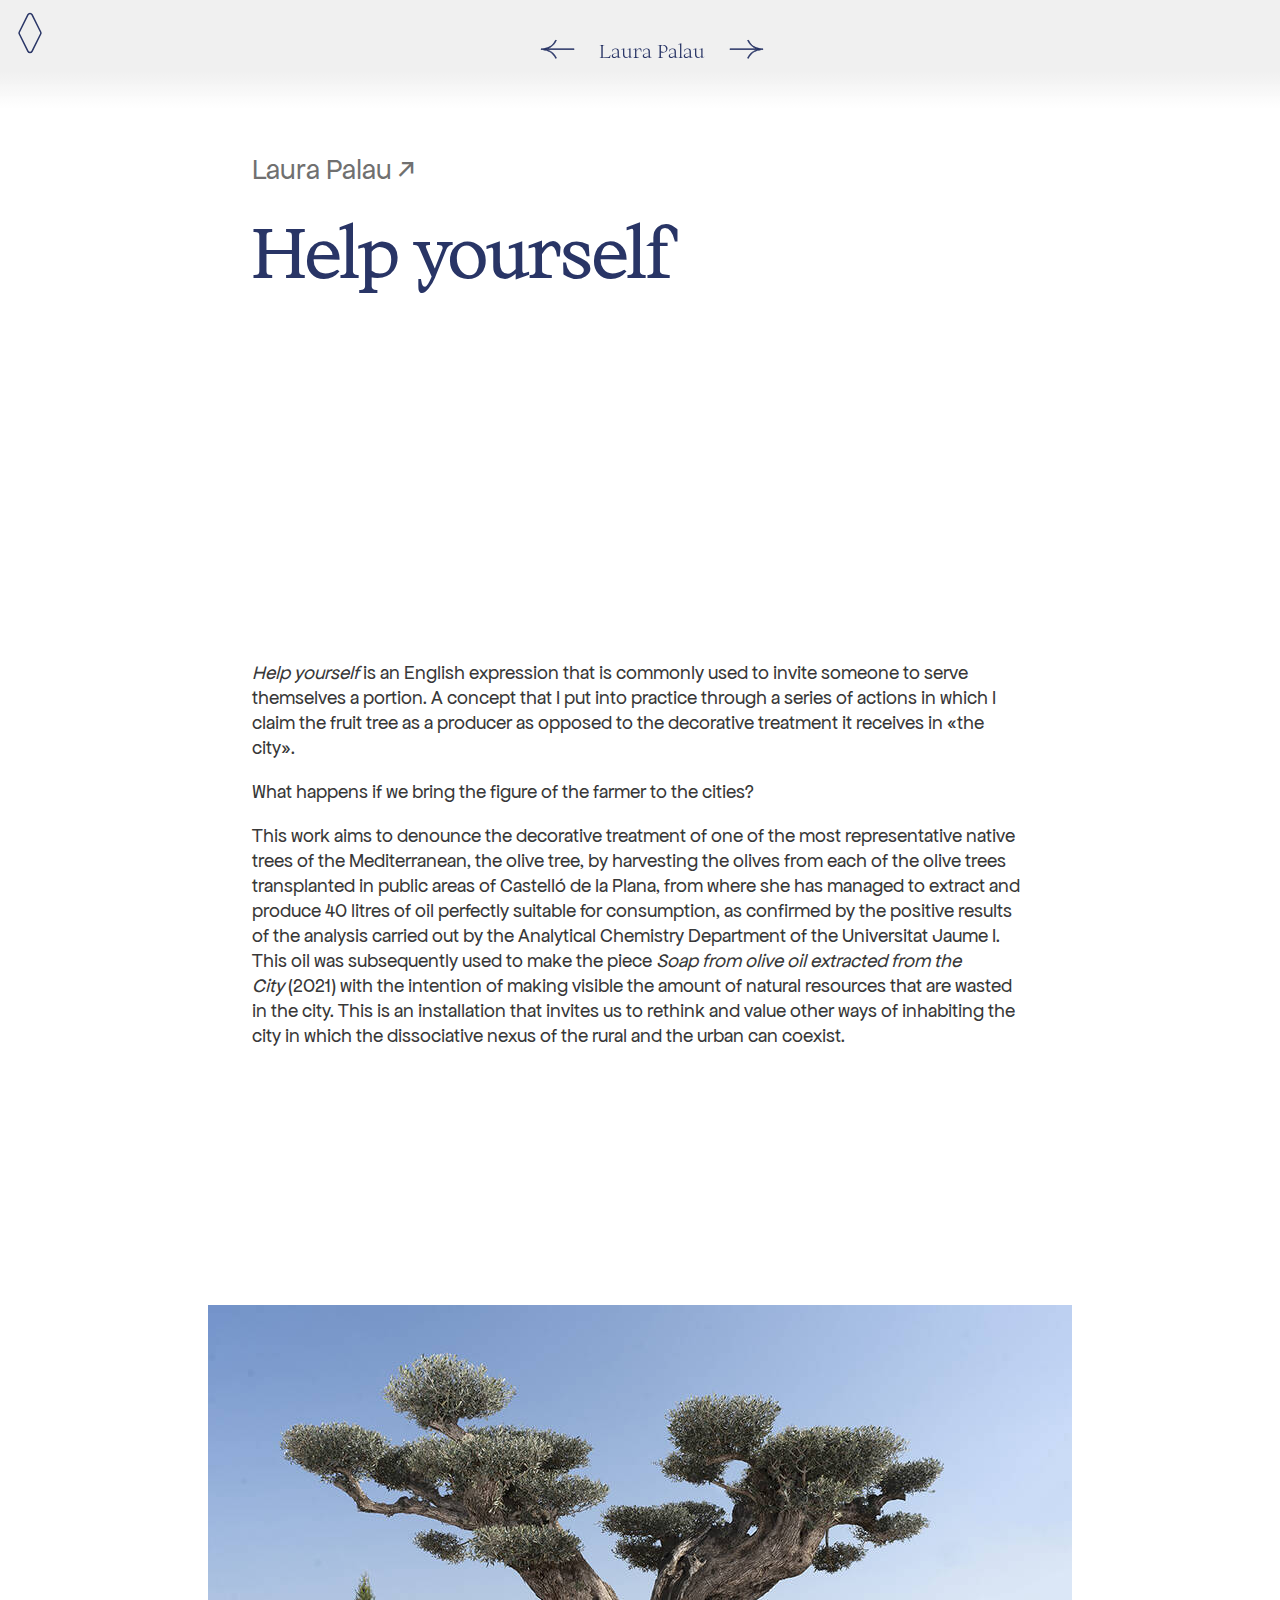
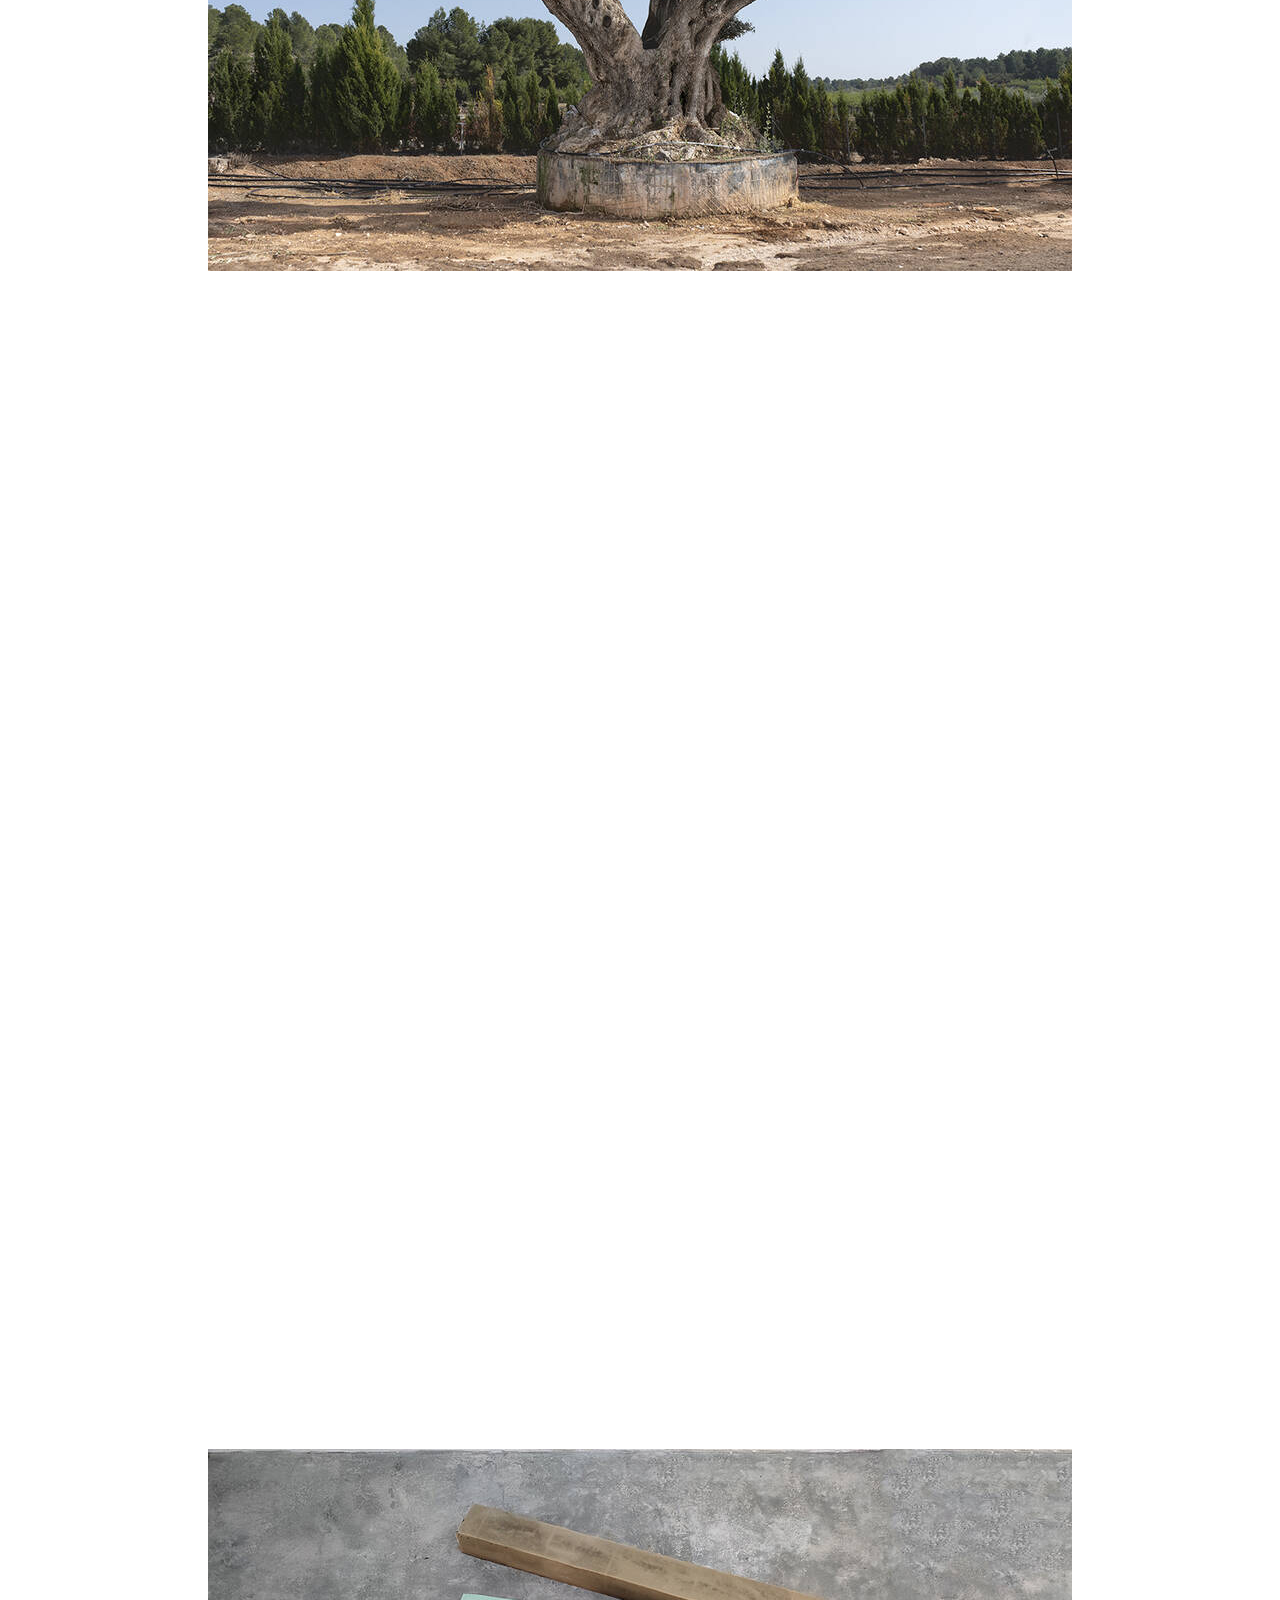
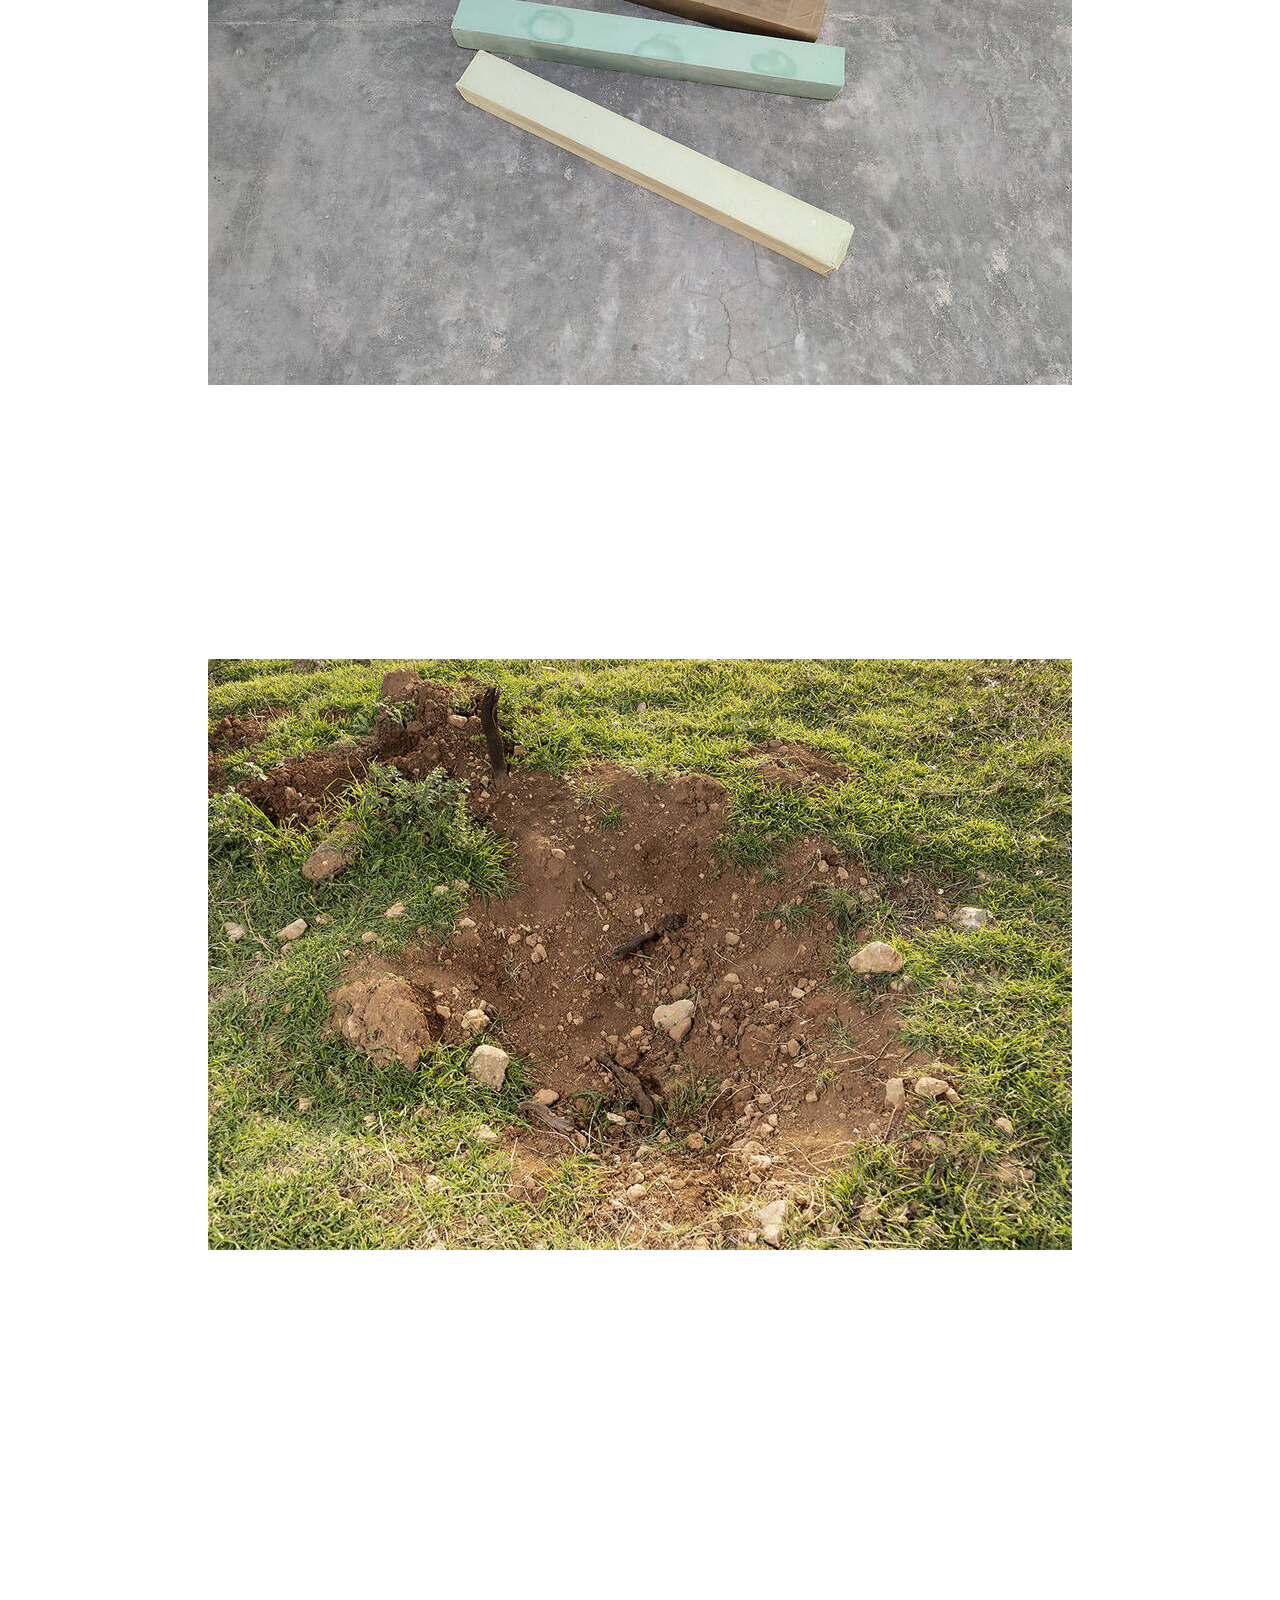
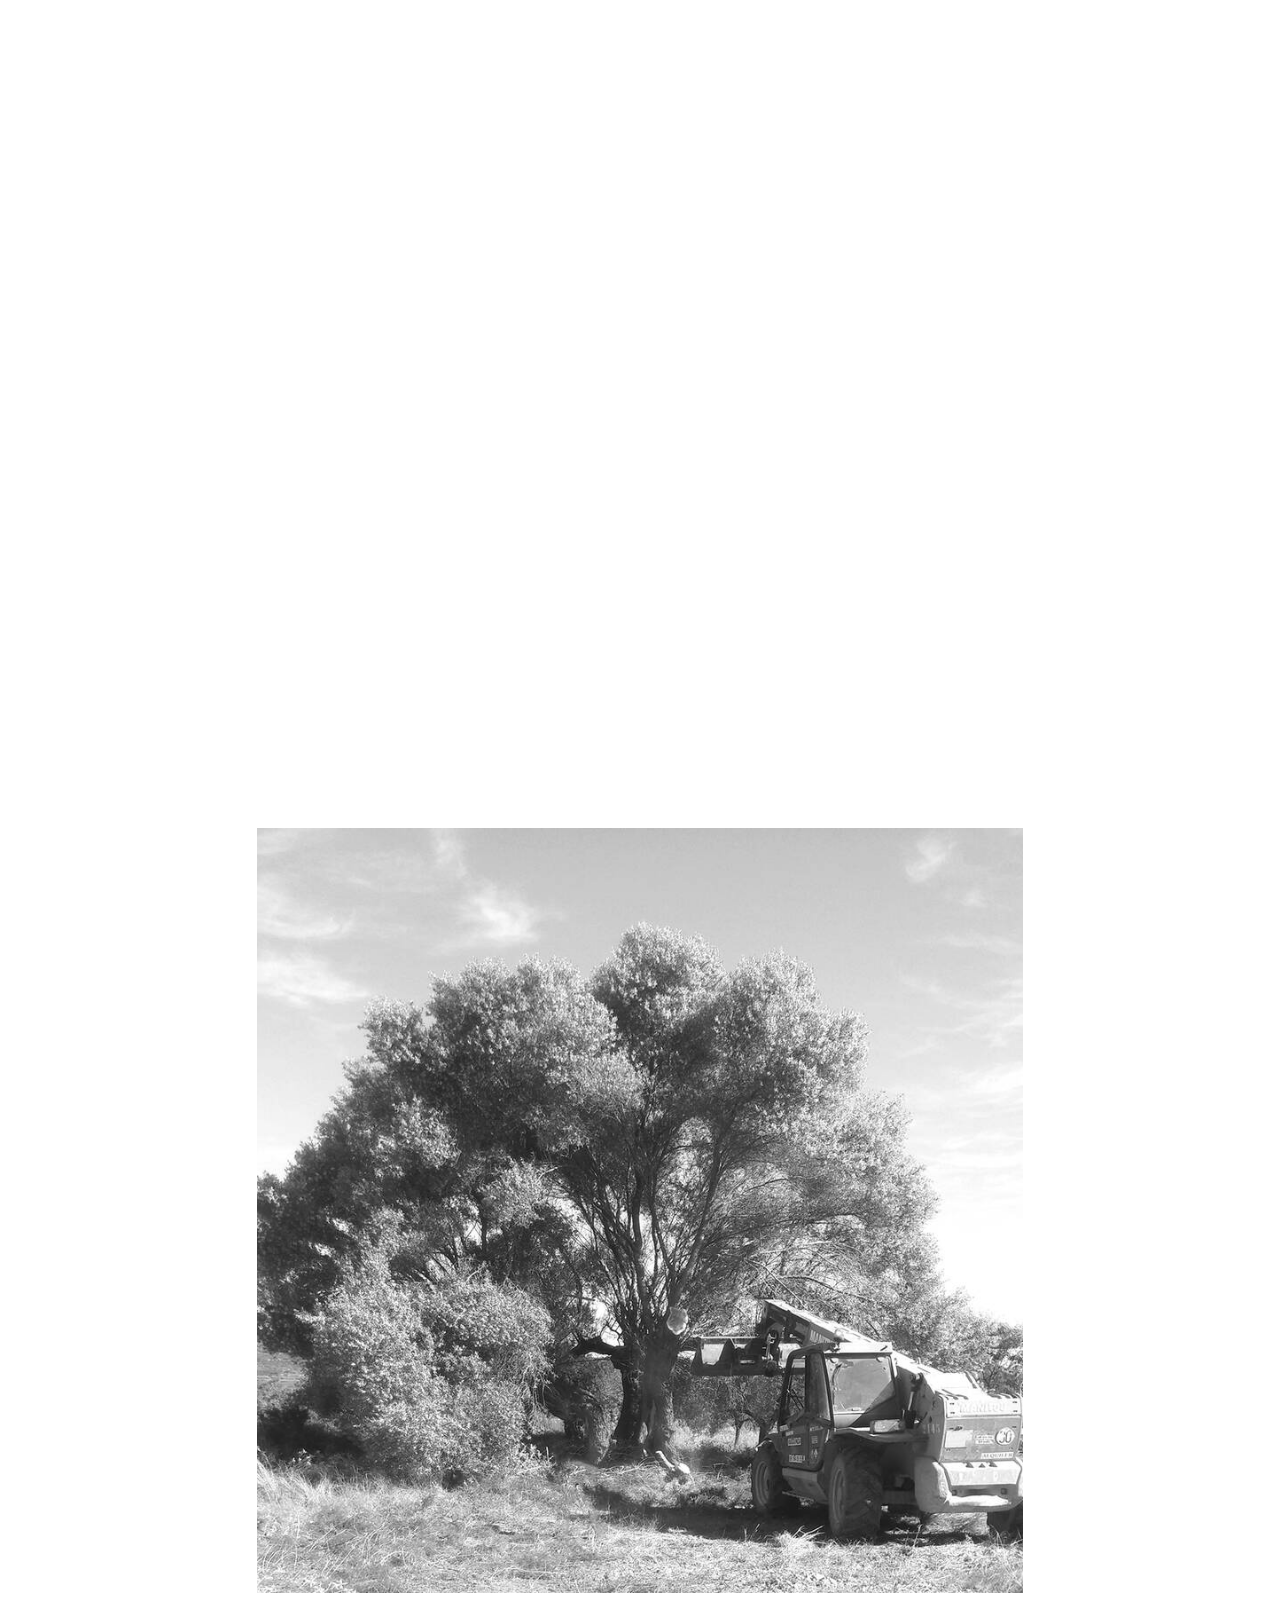
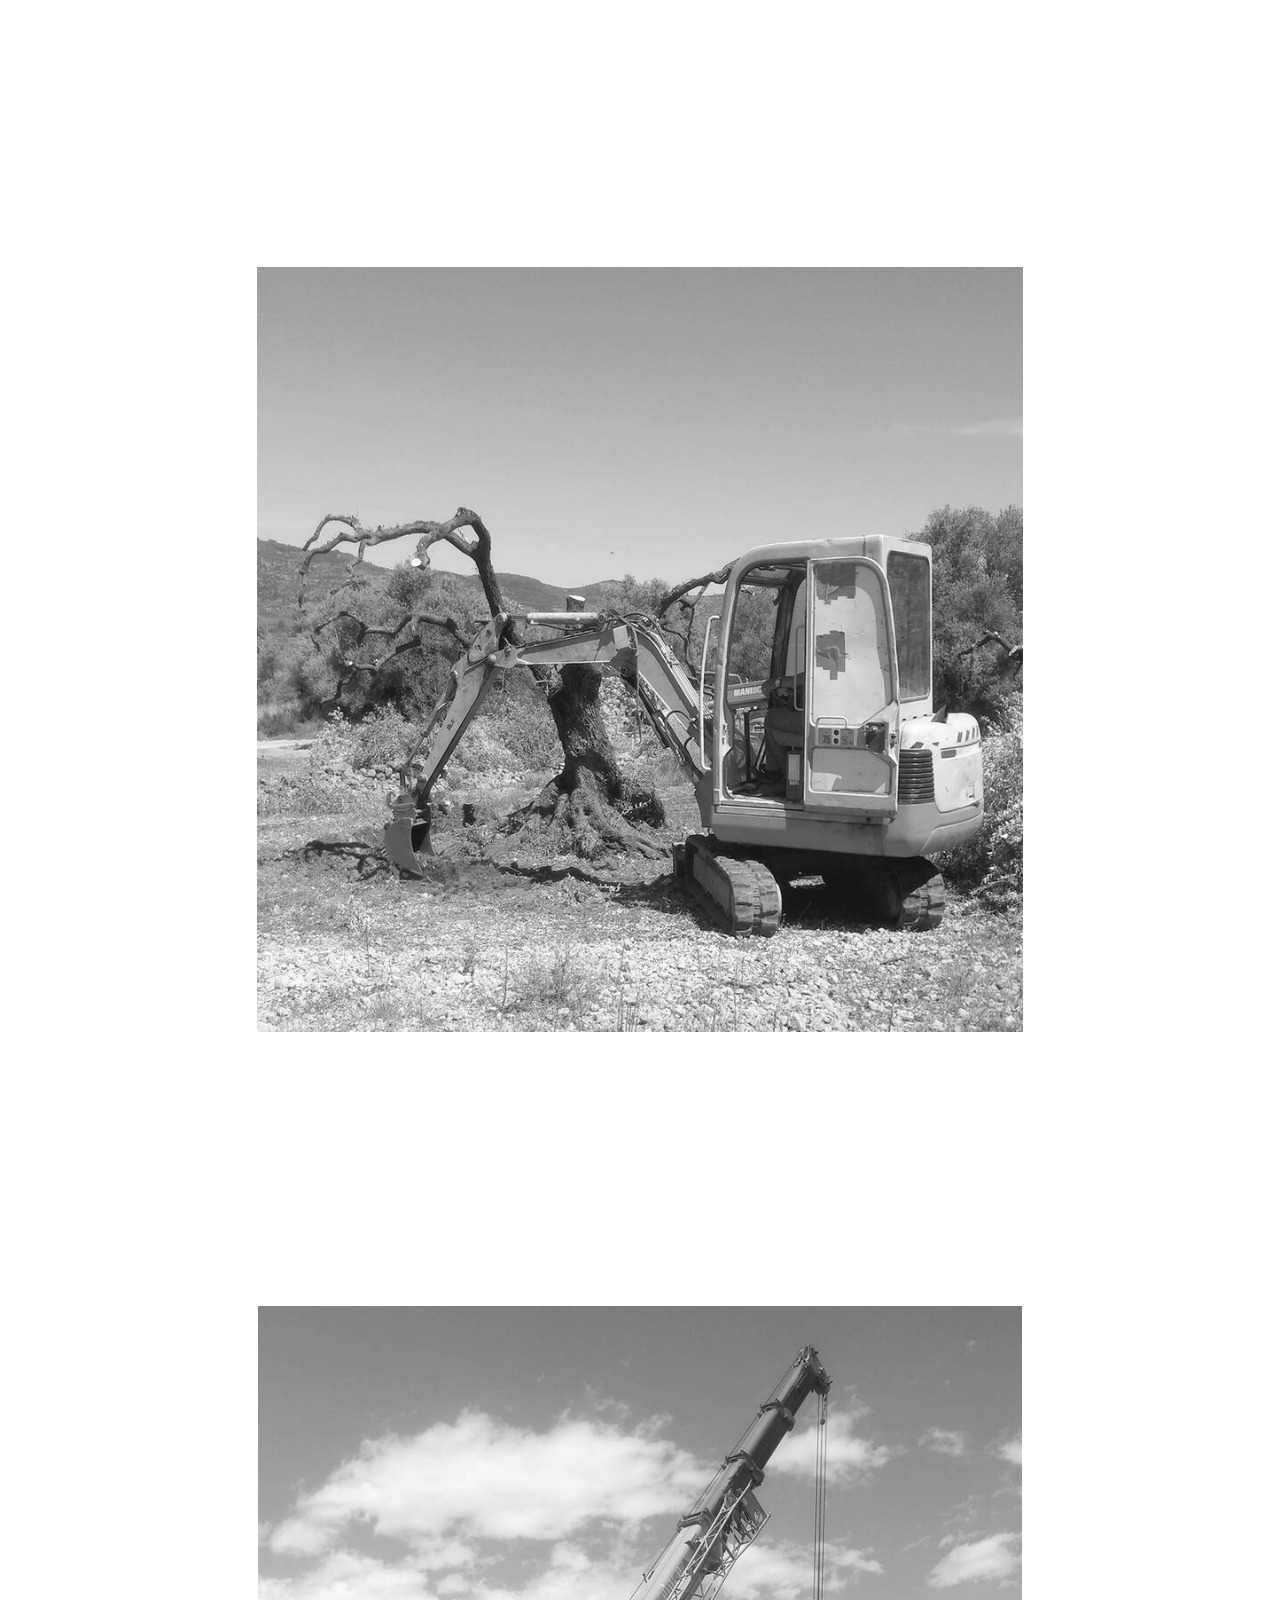
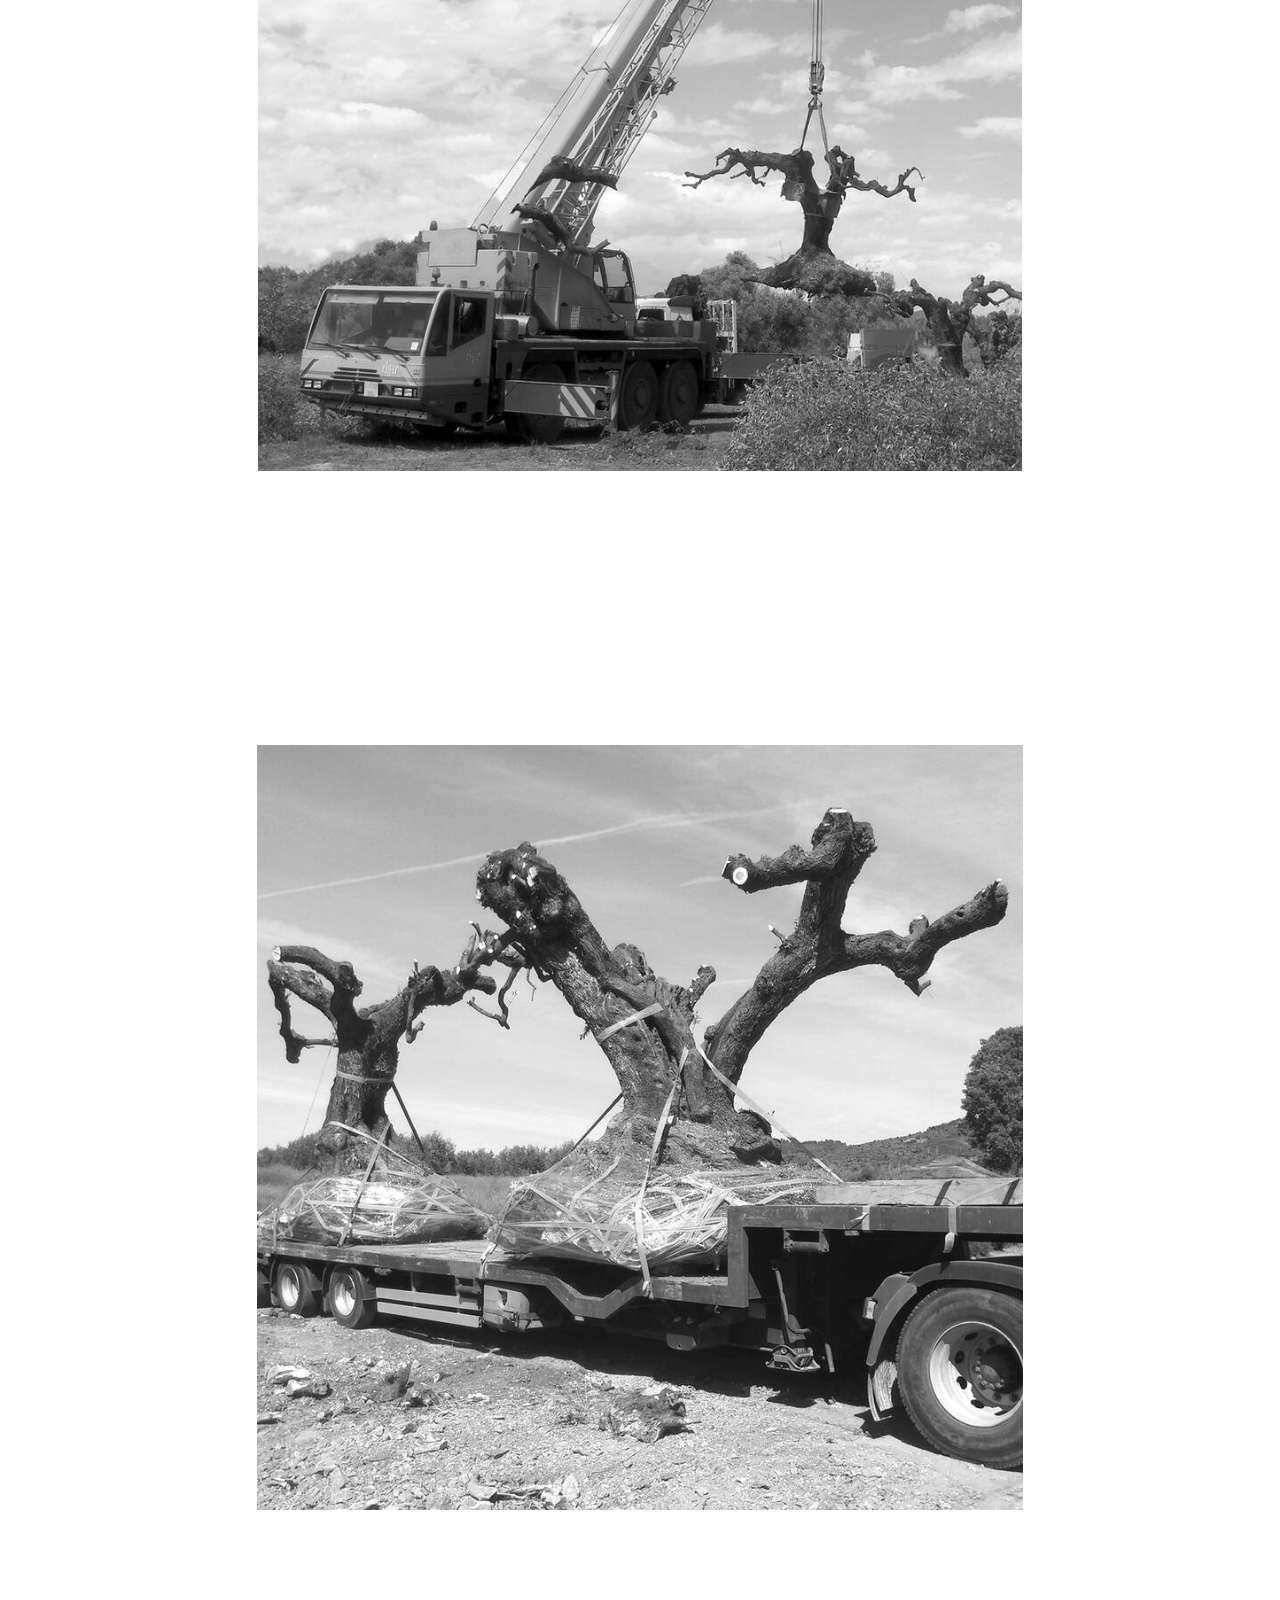
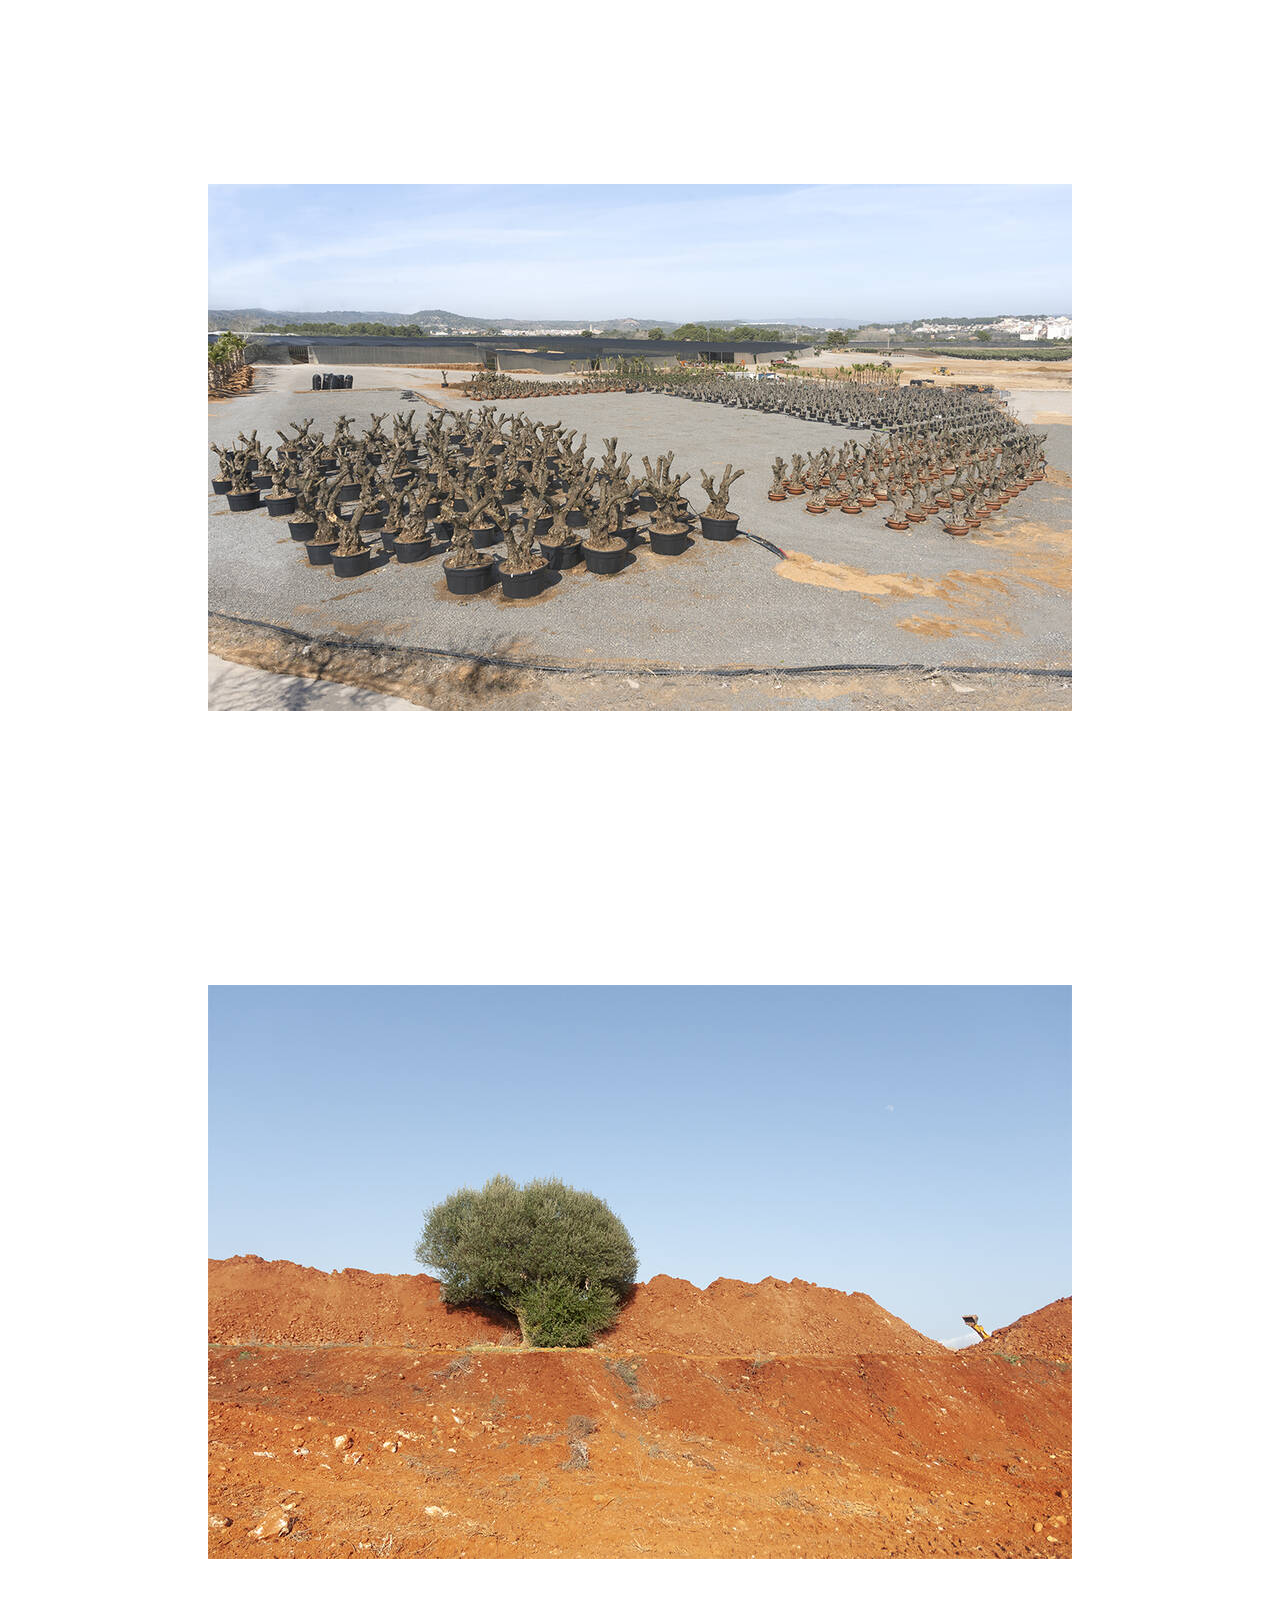
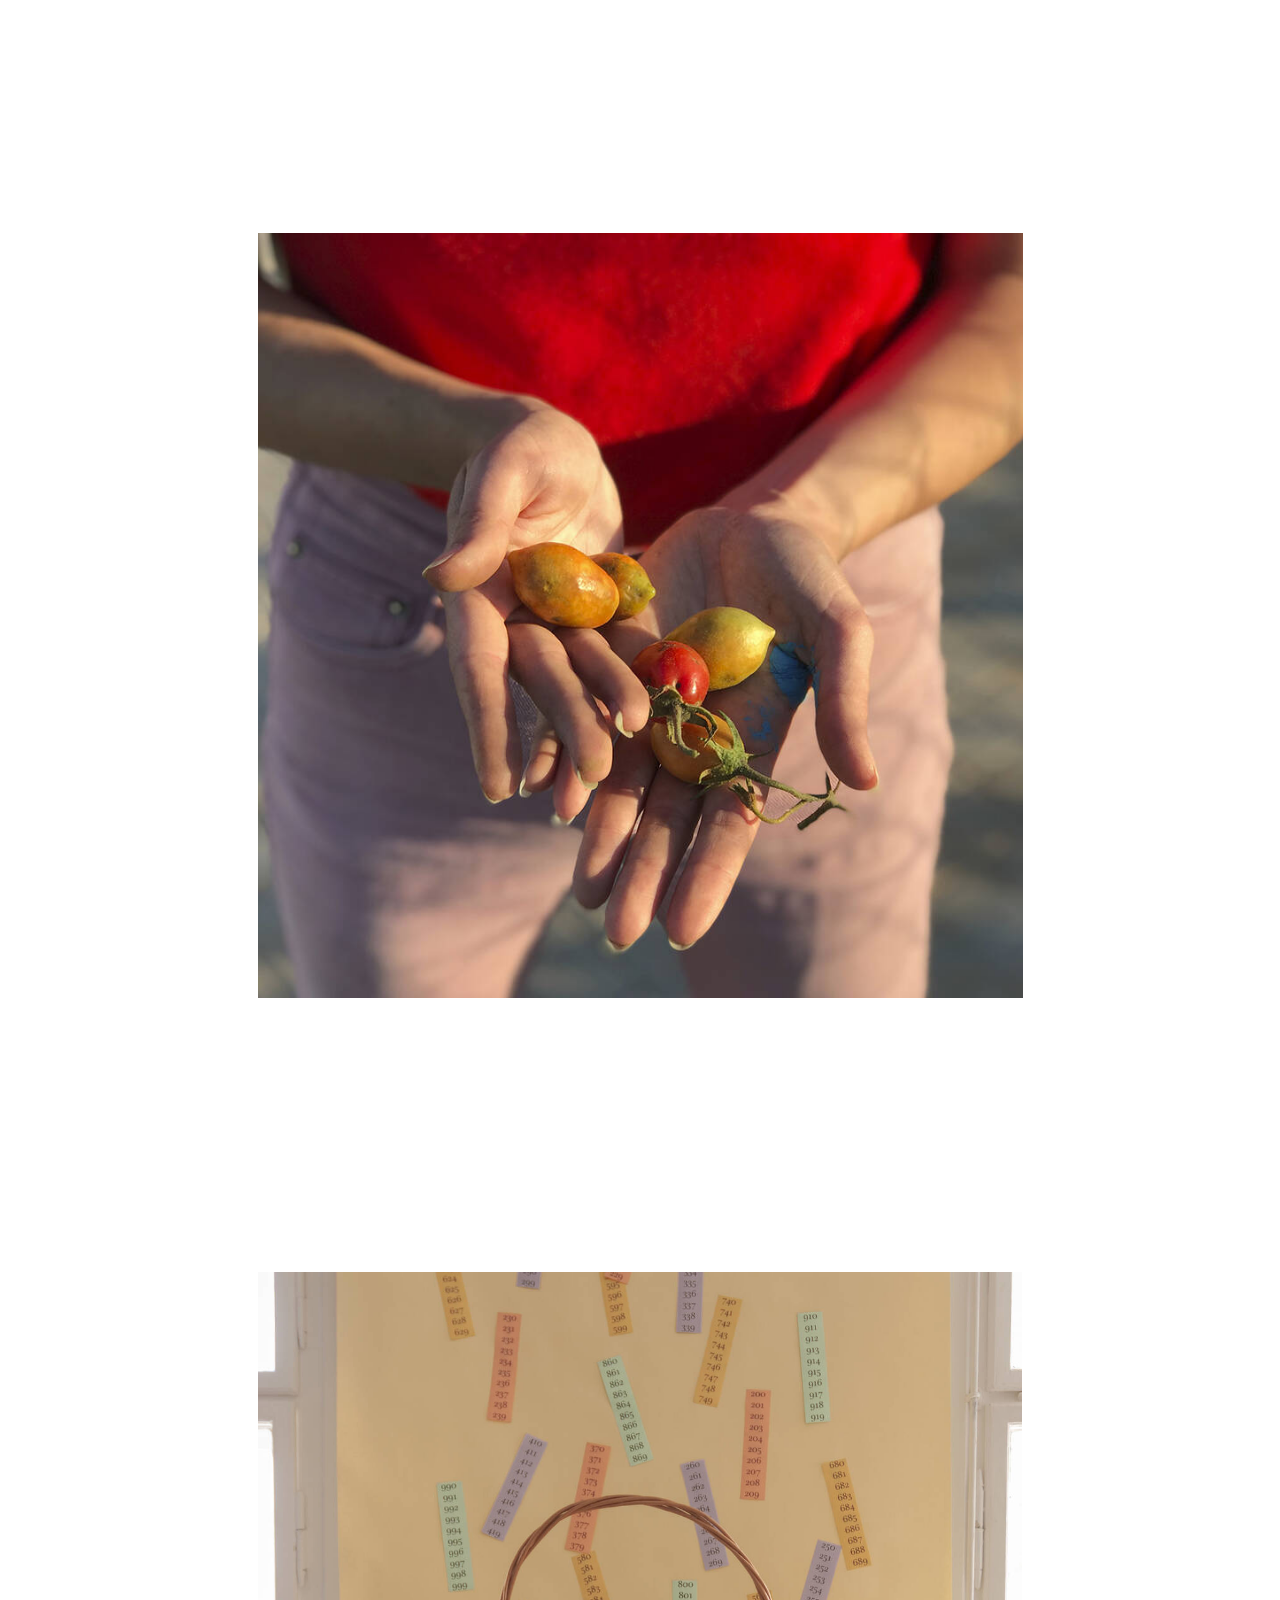
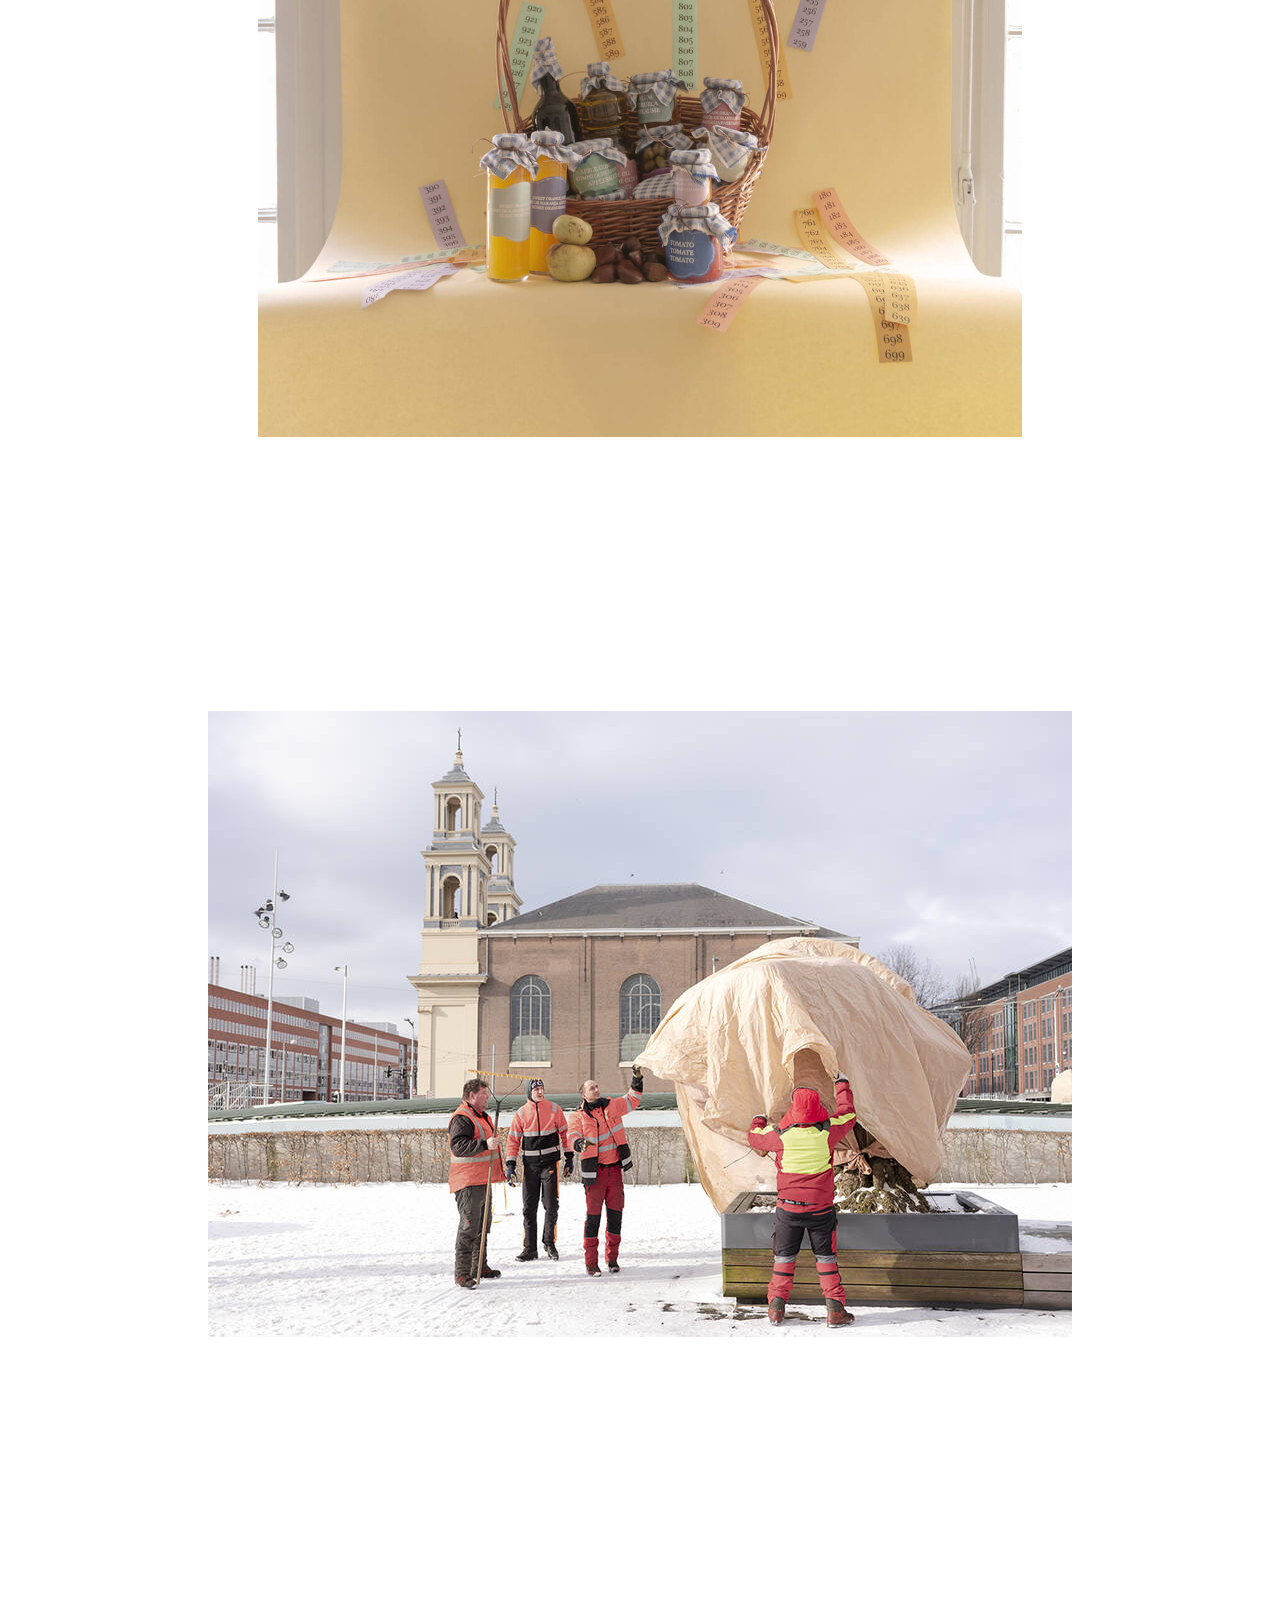
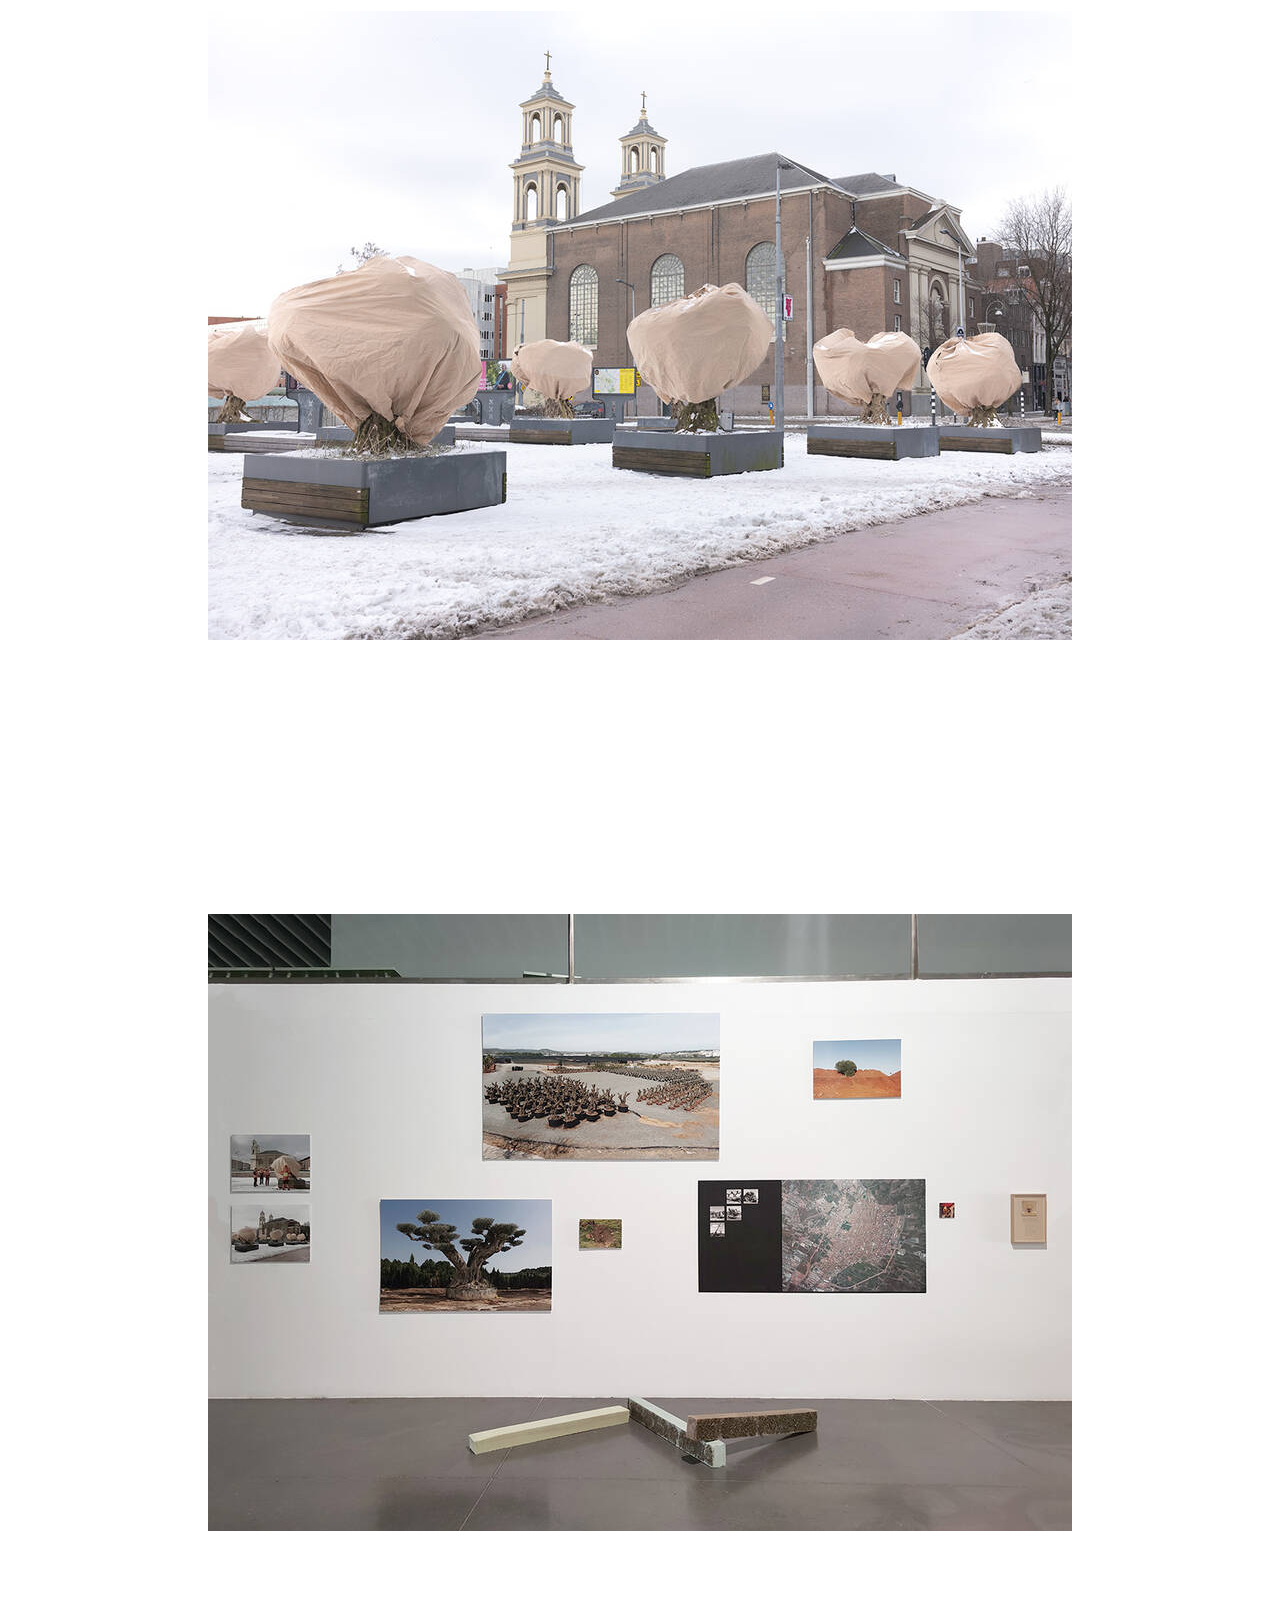
<file: Laura_Palau/index.html>
<!DOCTYPE html>
<html lang="en">
<head>
    <meta charset="UTF-8">
    <meta http-equiv="X-UA-Compatible" content="IE=edge">
    <meta name="viewport" content="width=device-width, initial-scale=1.0">
    <title>You are almost welcome</title>
    <link rel="shortcut icon" type="image/svg" href="../media/button-fill.svg"/>



    <meta name="description" content="Laura Palau's Project"/>

    <meta name="subject" content="You Are Almost Welcome">
    <meta name="language" content="EN">
    <meta name="Classification" content="Photohraphy">
    <meta name="author" content="MA Photography and Society, KABK, Den Haag + Erica Gargaglione & Federico Poni">    <meta name="url" content="http://almostwelcome.com/">
    <meta name="identifier-URL" content="http://almostwelcome.com/">
    <meta name="coverage" content="Worldwide">
    <meta name="distribution" content="Global">


    <meta property="og:title" content="You Are Almost Welcome">

    <meta property="og:description" content="Laura Palau's Project"/>

    <meta property="og:url" content="http://almostwelcome.com/Laura_Palau/">
    <meta property="og:image" content="http://almostwelcome.com/Laura_Palau/10.jpg/">
    <meta property="og:site_name" content="Laura Palau">
    



    <link rel="stylesheet" href="projectstyle.css" type="text/css">
</head>
<body>
    <nav>
        <a class="nav_home" href="../index.html">
            <img src="../media/button.svg">
            <img src="../media/button-fill.svg" class="button-fill">
        </a>
        <a class="previous" href="../Joao_Viegas/"><img src="../media/previous.svg"></a>
        <h3>Laura Palau</h3> 
        <a class="next" href="../Patricia_Kuehfuss/"><img src="../media/next.svg"></a>
    </nav>
    <header>
        
        <div class="author">
            <a href="http://laurapalau.com"><h3 id="name">Laura Palau ↗</h3></a>
        </div> 
        
        <h1>Help yourself</h1>
        
    </header>
    <div class="project-description">
       <p><em>Help yourself</em> is an English expression that is commonly used to invite someone to serve themselves a portion. A concept that I put into practice through a series of actions in which I claim the fruit tree as a producer as opposed to the decorative treatment it receives in «the city».</p>
        <p>What happens if we bring the figure of the farmer to the cities?</p>
        <p>This work aims to denounce the decorative treatment of one of the most representative native trees of the Mediterranean, the olive tree, by harvesting the olives from each of the olive trees transplanted in public areas of Castelló de la Plana, from where she has managed to extract and produce 40 litres of oil perfectly suitable for consumption, as confirmed by the positive results of the analysis carried out by the Analytical Chemistry Department of the Universitat Jaume I. This oil was subsequently used to make the piece <em>Soap from olive oil extracted from the City</em> (2021) with the intention of making visible the amount of natural resources that are wasted in the city. This is an installation that invites us to rethink and value other ways of inhabiting the city in which the dissociative nexus of the rural and the urban can coexist.</p>
    </div>
    <div class="gallery">
        <div class="item-first"><img src="0.jpg" alt="01"></div>
        <div class="item-first"><iframe title="vimeo-player" src="https://player.vimeo.com/video/511013431" frameborder="0" allowfullscreen></iframe></div>
        <div class="item-first"><img src="1.jpg" alt="02"></div>
        <div class="item-first"><img src="2.jpg" alt="03"></div>
        <div class="item-first"><iframe title="vimeo-player" src="https://player.vimeo.com/video/400040341" width="640" height="360" frameborder="0" allowfullscreen></iframe></div>
        <div class="item-first"><img src="3.jpg" alt="04"></div>
        <div class="item-first"><img src="4.jpg" alt="05"></div>
        <div class="item-first"><img src="5.jpg" alt="06"></div>
        <div class="item-first"><img src="6.jpg" alt="07"></div>
        <div class="item-first"><img src="7.jpg" alt="08"></div>
        <div class="item-first"><img src="8.jpg" alt="09"></div>
        <div class="item-first"><img src="9.jpg" alt="10"></div>
        <div class="item-first"><img src="10.jpg" alt="11"></div>
        <div class="item-first"><img src="11.jpg" alt="12"></div>
        <div class="item-first"><img src="12.jpg" alt="13"></div>
        <div class="item-first"><img src="13.jpg" alt="14"></div>
        <div class="item-first"><img src="14.jpg" alt="15"></div>
        
        
    </div>
</body>
</html>
</file>
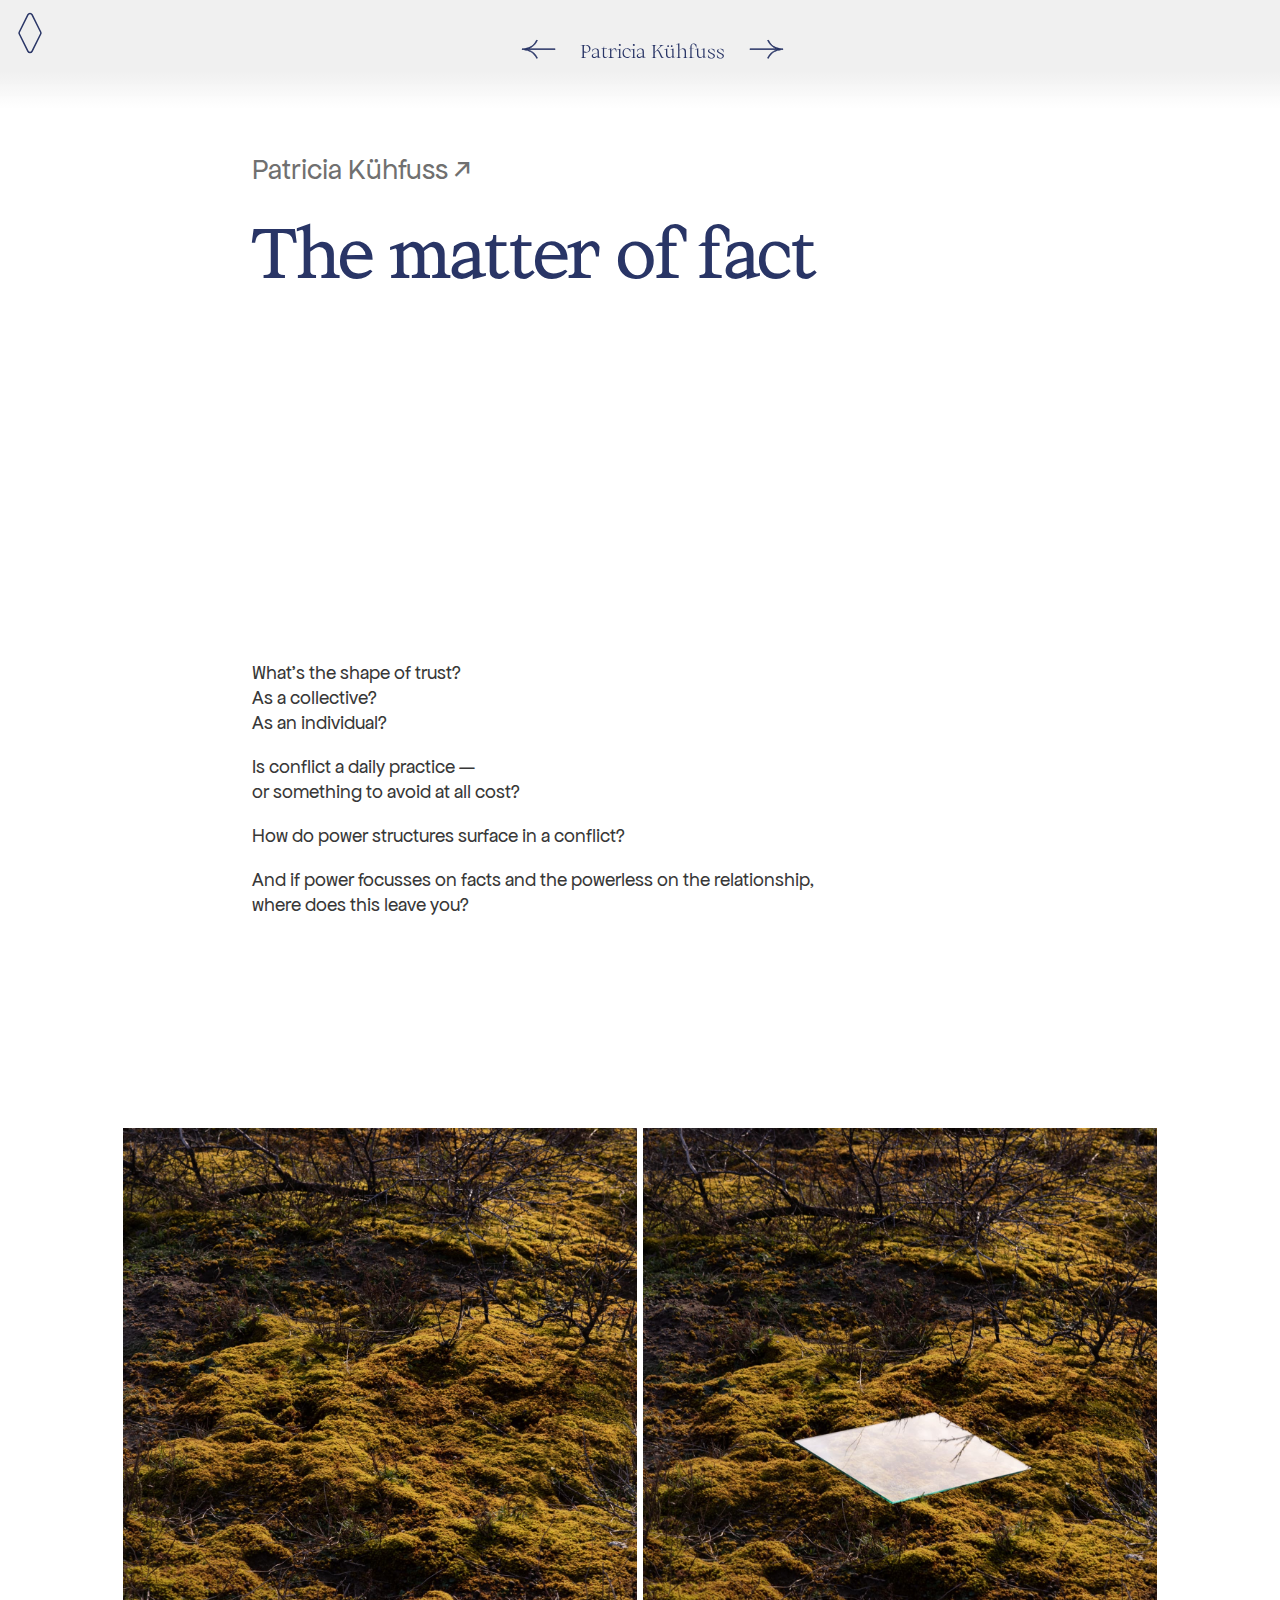
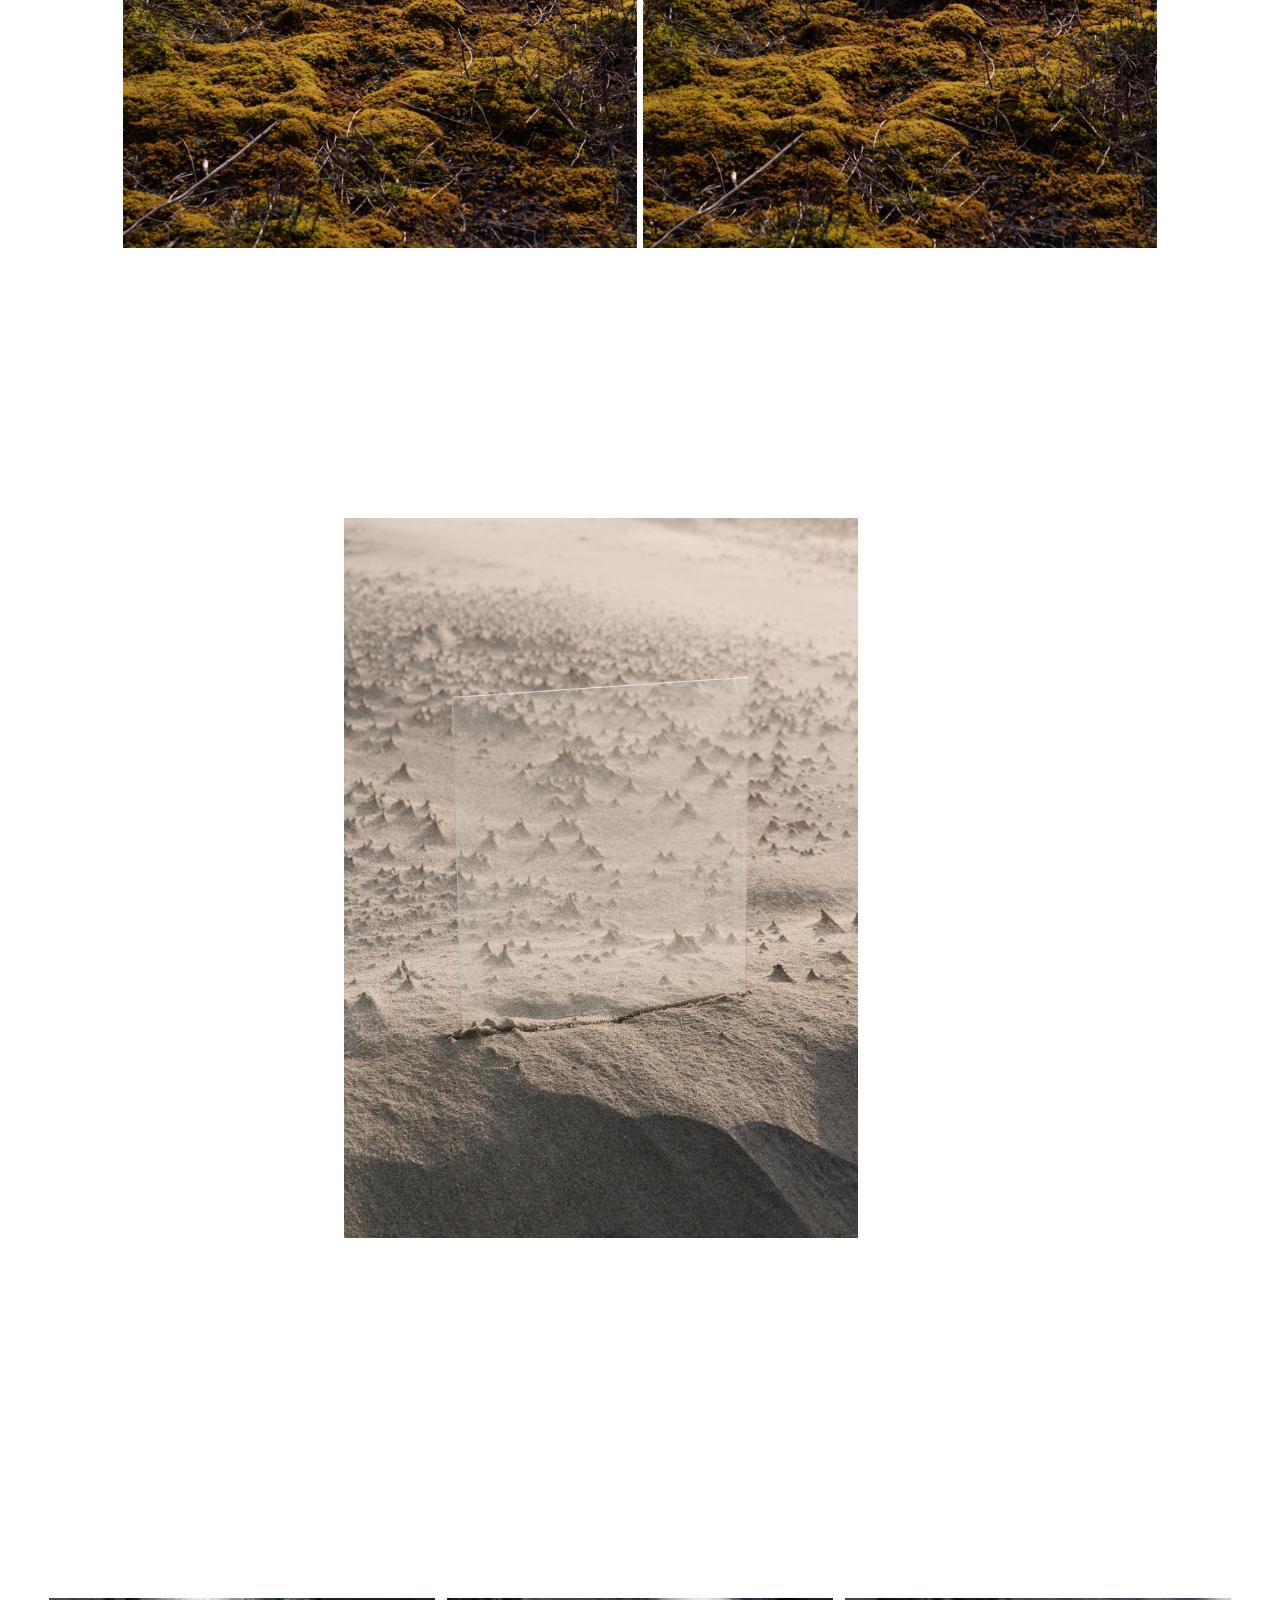
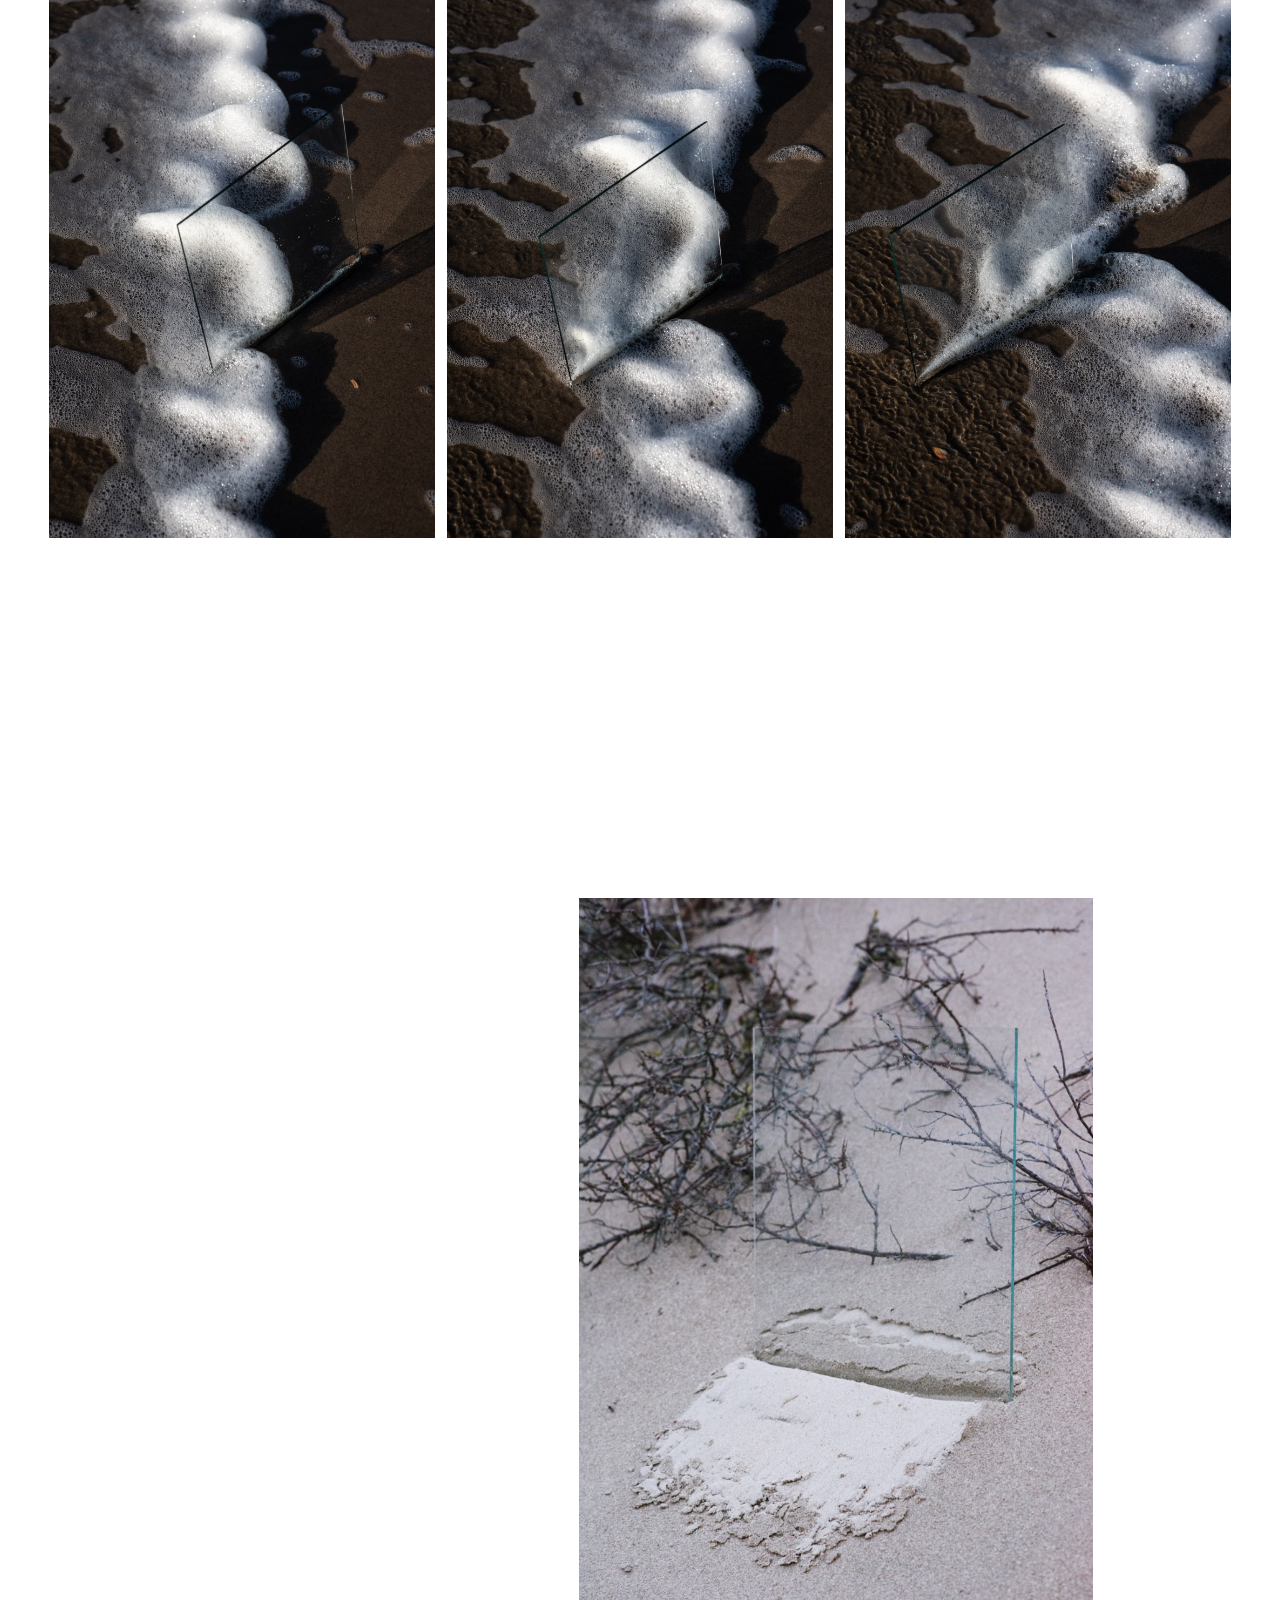
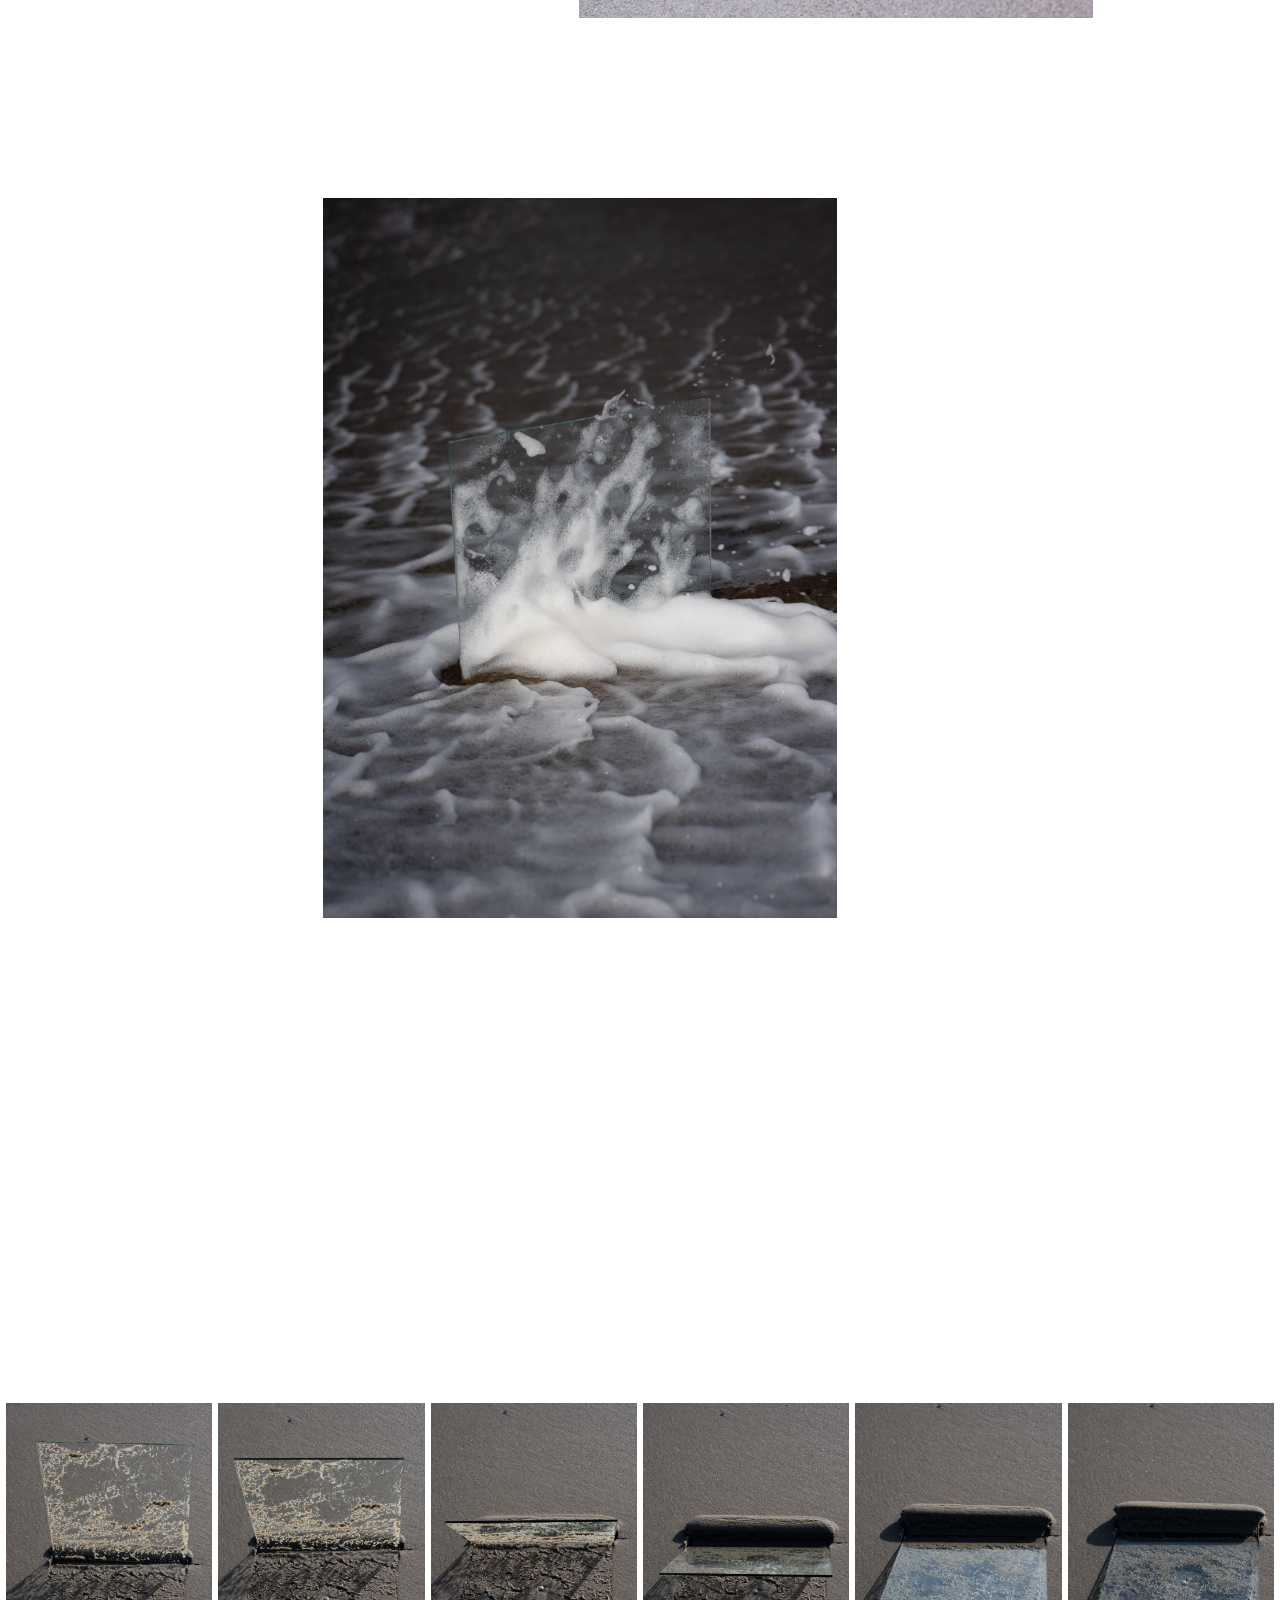
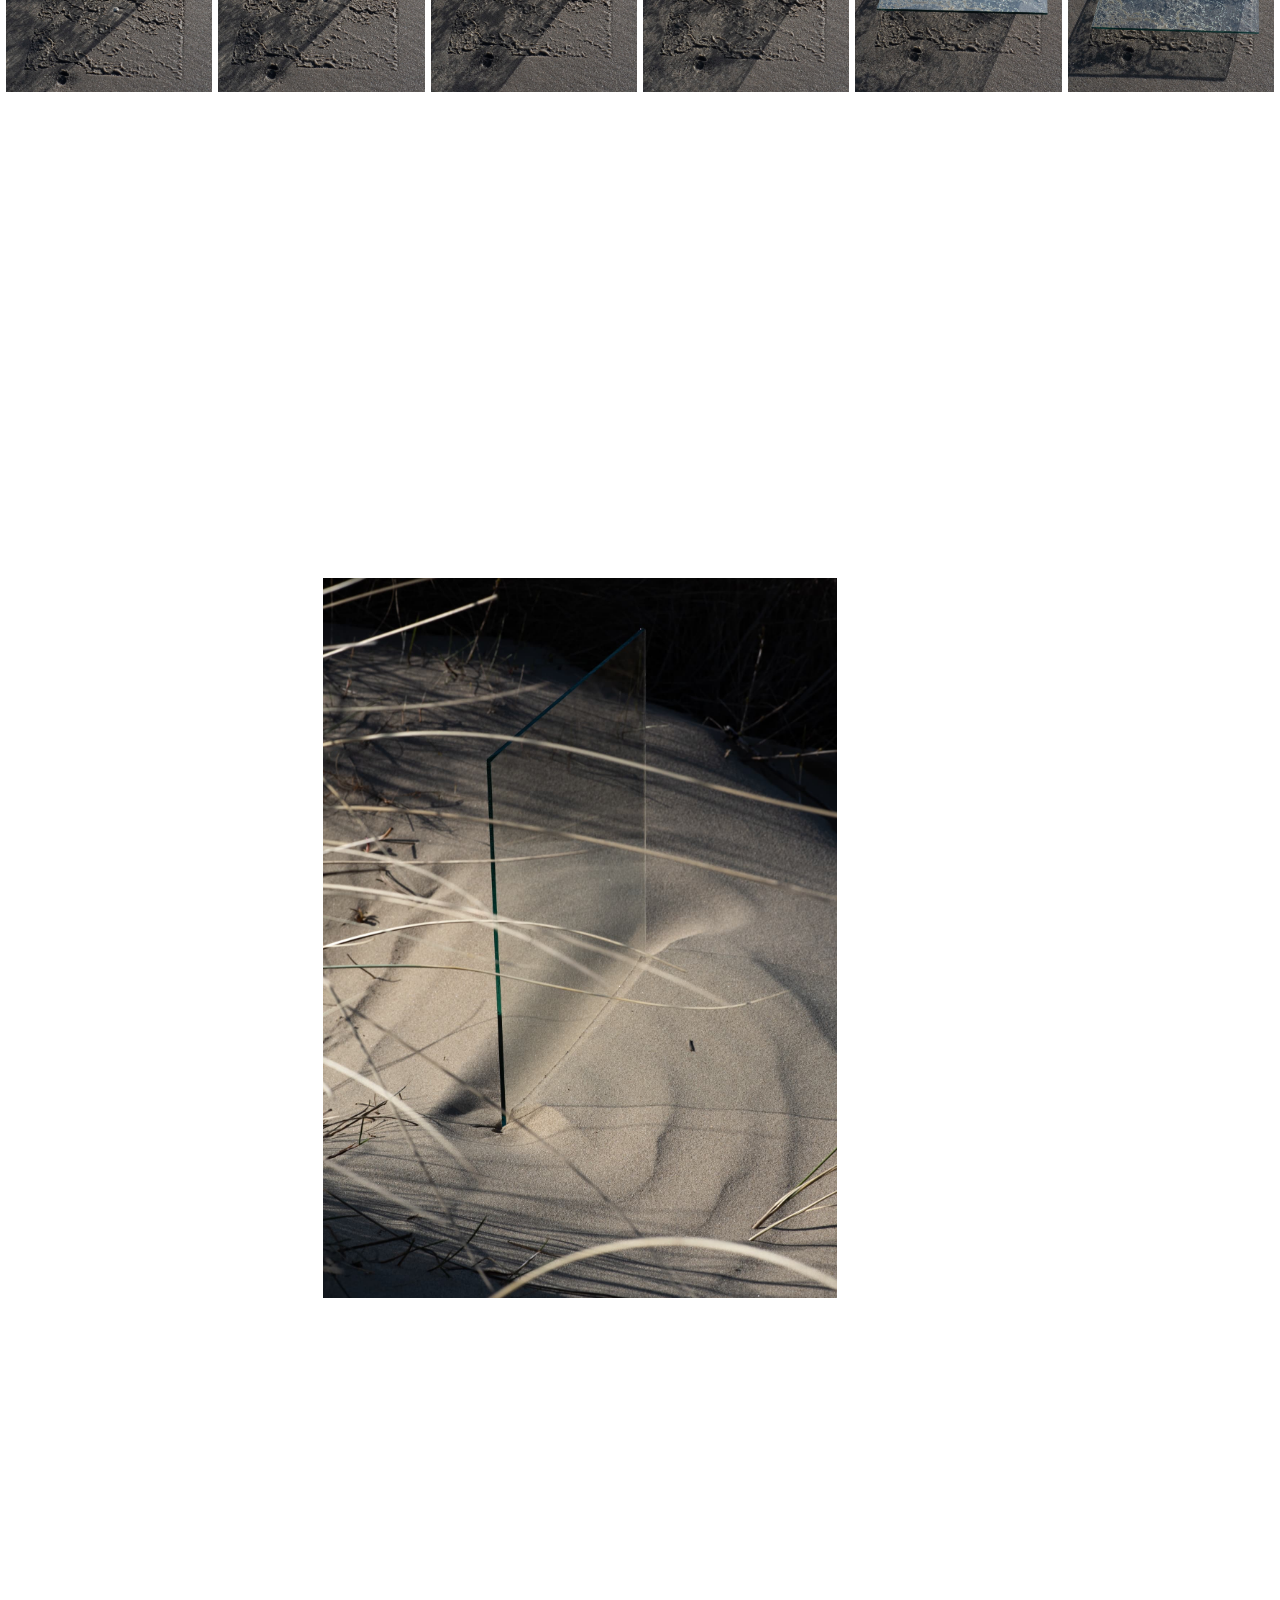
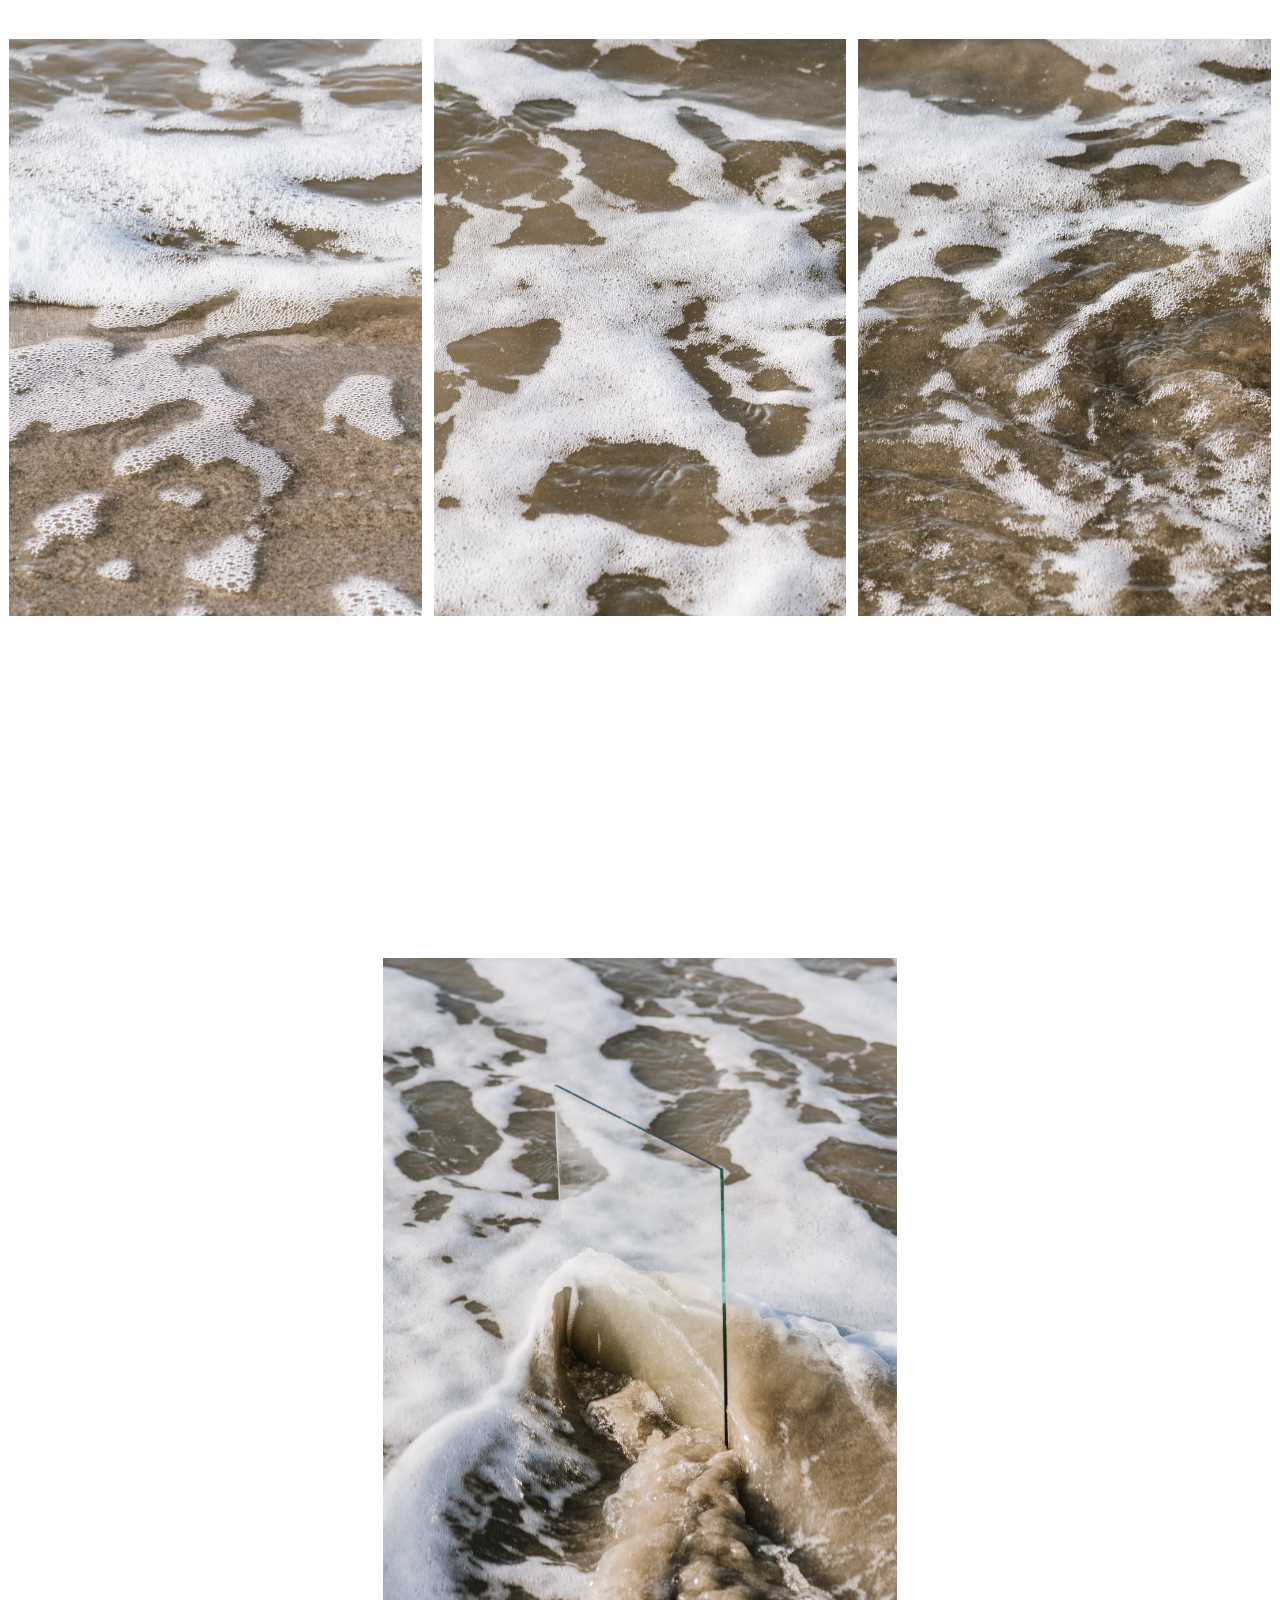
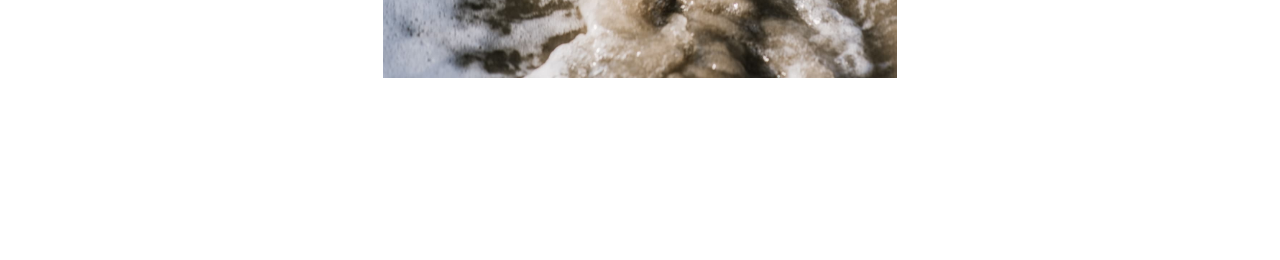
<file: Patricia_Kuehfuss/index.html>
<!DOCTYPE html>
<html lang="en">
<head>
    <meta charset="UTF-8">
    <meta http-equiv="X-UA-Compatible" content="IE=edge">
    <meta name="viewport" content="width=device-width, initial-scale=1.0">
    <title>You are almost welcome</title>
    <link rel="shortcut icon" type="image/svg" href="../media/button-fill.svg"/>


    <meta name="description" content="Patricia Kuehfuss's Project"/>

    <meta name="subject" content="You Are Almost Welcome">
    <meta name="language" content="EN">
    <meta name="Classification" content="Photohraphy">
    <meta name="author" content="MA Photography and Society, KABK, Den Haag + Erica Gargaglione & Federico Poni">    <meta name="url" content="http://almostwelcome.com/">
    <meta name="identifier-URL" content="http://almostwelcome.com/">
    <meta name="coverage" content="Worldwide">
    <meta name="distribution" content="Global">


    <meta property="og:title" content="You Are Almost Welcome">

    <meta property="og:description" content="Patricia Kuehfuss's Project"/>

    <meta property="og:url" content="http://almostwelcome.com/Patricia_Kuehfuss/">
    <meta property="og:image" content="http://almostwelcome.com/Patricia_Kuehfuss/18.jpg/">
    <meta property="og:site_name" content="Patricia Kuehfuss">
    



    <link rel="stylesheet" href="projectstyle.css" type="text/css">
</head>
<body>
    <nav>
        <a class="nav_home" href="../index.html">
            <img src="../media/button.svg">
            <img src="../media/button-fill.svg" class="button-fill">
        </a>
        <a class="previous" href="../Laura_Palau/"><img src="../media/previous.svg"></a>
        <h3>Patricia Kühfuss</h3> 
        <a class="next" href="../Petra_Kroon/"><img src="../media/next.svg"></a>
    </nav>
    <header>
        
        <div class="author">
            <a href="http://www.patriciakuehfuss.com"><h3 id="name">Patricia Kühfuss ↗</h3></a>
        </div> 
        
        <h1>The matter of fact</h1>
        
    </header>
    <div class="project-description">
       <p>What’s the shape of trust? <br>As a collective? <br>As an individual?</p>
        <p>Is conflict a daily practice — <br>or something to avoid at all cost?</p>
        <p>How do power structures surface in a conflict?</p>
        <p>And if power focusses on facts and the powerless on the relationship, <br> where does this leave you?</p>
        
    </div>
    <div class="gallery">
        <div class="first">
            <div class="item-first"><img src="0.jpg" alt="01"></div>
            <div class="item-first"><img src="1.jpg" alt="02"></div>         
        </div>
        <div class="second">
            <div class="item-second"><img src="2.jpg" alt="03"></div> 
        </div>
        <div class="third">
            <div class="item-third"><img src="3.jpg" alt="04"></div>
            <div class="item-third"><img src="4.jpg" alt="05"></div>
            <div class="item-third"><img src="5.jpg" alt="06"></div> 
        </div>
        <div class="fourth">
            <div class="item-fourth"><img src="6.jpg" alt="07"></div>
             
        </div>
        <div class="fifth">
                <div class="item-fifth"><img src="7.jpg" alt="07"></div>
             
        </div>
        <div class="sixth">
            <div class="item-sixth"><img src="8.jpg" alt="09"></div>
            <div class="item-sixth"><img src="9.jpg" alt="10"></div>
            <div class="item-sixth"><img src="10.jpg" alt="11"></div> 
            <div class="item-sixth"><img src="11.jpg" alt="12"></div> 
            <div class="item-sixth"><img src="12.jpg" alt="13"></div> 
            <div class="item-sixth"><img src="13.jpg" alt="14"></div> 
        </div>
        <div class="seventh">
            <div class="item-seventh"><img src="14.jpg" alt="15"> </div>
        </div>
        <div class="eighth">
            <div class="item-third"><img src="15.jpg" alt="16"></div>
            <div class="item-third"><img src="16.jpg" alt="17"></div>
            <div class="item-third"><img src="17.jpg" alt="18"></div> 
        </div>
        <div class="nineth">
            <div class="item-nineth"><img src="18.jpg" alt="19"> </div>
            
        </div>

        <!--<img src="0.jpg" alt="01">
        <img src="1.jpg" alt="02">
        <img src="2.jpg" alt="03">
        <img src="3.jpg" alt="04">
        <img src="4.jpg" alt="05">
        <img src="5.jpg" alt="06">
        <img src="6.jpg" alt="07">
        <img src="7.jpg" alt="08">
        <img src="8.jpg" alt="09">
        <img src="9.jpg" alt="10">-->
        
    </div>
</body>
</html>
</file>
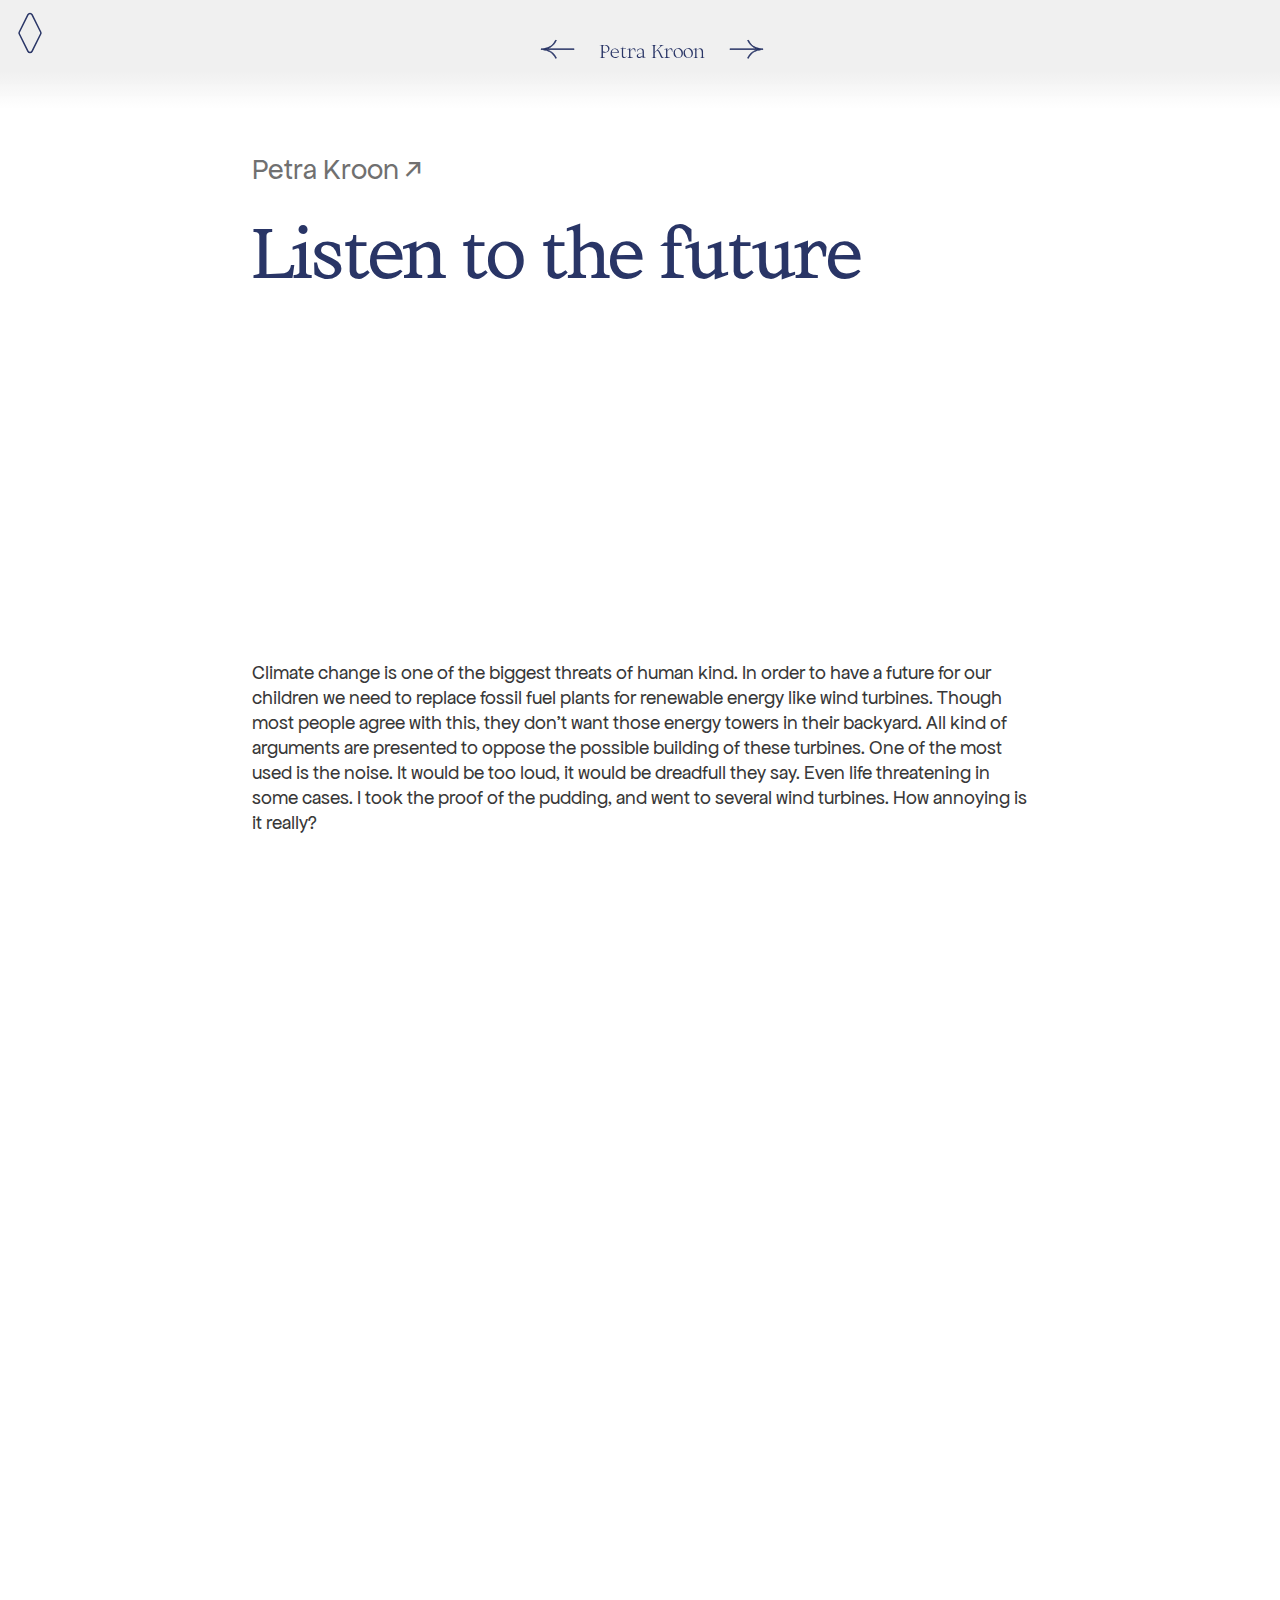
<file: Petra_Kroon/index.html>
<!DOCTYPE html>
<html lang="en">
<head>
    <meta charset="UTF-8">
    <meta http-equiv="X-UA-Compatible" content="IE=edge">
    <meta name="viewport" content="width=device-width, initial-scale=1.0">
    <title>You are almost welcome</title>
    <link rel="shortcut icon" type="image/svg" href="../media/button-fill.svg"/>
    <link rel="stylesheet" href="projectstyle.css" type="text/css">


    <meta name="description" content="Petra Kroon's Project"/>

    <meta name="subject" content="You Are Almost Welcome">
    <meta name="language" content="EN">
    <meta name="Classification" content="Photohraphy">
    <meta name="author" content="MA Photography and Society, KABK, Den Haag + Erica Gargaglione & Federico Poni">    <meta name="url" content="http://almostwelcome.com/">
    <meta name="identifier-URL" content="http://almostwelcome.com/">
    <meta name="coverage" content="Worldwide">
    <meta name="distribution" content="Global">


    <meta property="og:title" content="You Are Almost Welcome">

    <meta property="og:description" content="Petra Kroon's Project"/>

    <meta property="og:url" content="http://almostwelcome.com/Petra_Kroon/">
    <meta property="og:image" content="http://almostwelcome.com/media/oc-maps.jpg">
    <meta property="og:site_name" content="Petra Kroon">
    
</head>
<body>
    <nav>
        <a class="nav_home" href="../index.html">
            <img src="../media/button.svg">
            <img src="../media/button-fill.svg" class="button-fill">
        </a>
        <a class="previous" href="../Patricia_Kuehfuss/"><img src="../media/previous.svg"></a>
        <h3>Petra Kroon</h3> 
        <a class="next" href="../Rafael_Roncato/"><img src="../media/next.svg"></a>
    </nav>
    <header>
        
        <div class="author">
            <a href="http://www.petrakroon.nl"><h3 id="name">Petra Kroon ↗</h3></a>
        </div> 
        <h1>Listen to the future</h1>
        
    </header>
    <div class="project-description">
        <p>Climate change is one of the biggest threats of human kind. In order to have a future 
            for our children we need to replace fossil fuel plants for renewable energy like wind 
            turbines. Though most people agree with this, they don’t want those energy towers in
            their backyard. All kind of arguments are presented to oppose the possible building of 
            these turbines. One of the most used is the noise. It would be too loud, it would be 
            dreadfull they say. Even life threatening in some cases. I took the proof of the 
            pudding, and went to several wind turbines. How annoying is it really?</p>
        
    </div>
    <div class="gallery">
        <div class="first-chapter">
            <iframe src="https://www.youtube.com/embed/BtQP7R4JAwg" title="YouTube video player" frameborder="0" allow="accelerometer; autoplay; clipboard-write; encrypted-media; gyroscope; picture-in-picture" allowfullscreen></iframe>
        </div>
        
        
        
    </div>
</body>
</html>
</file>
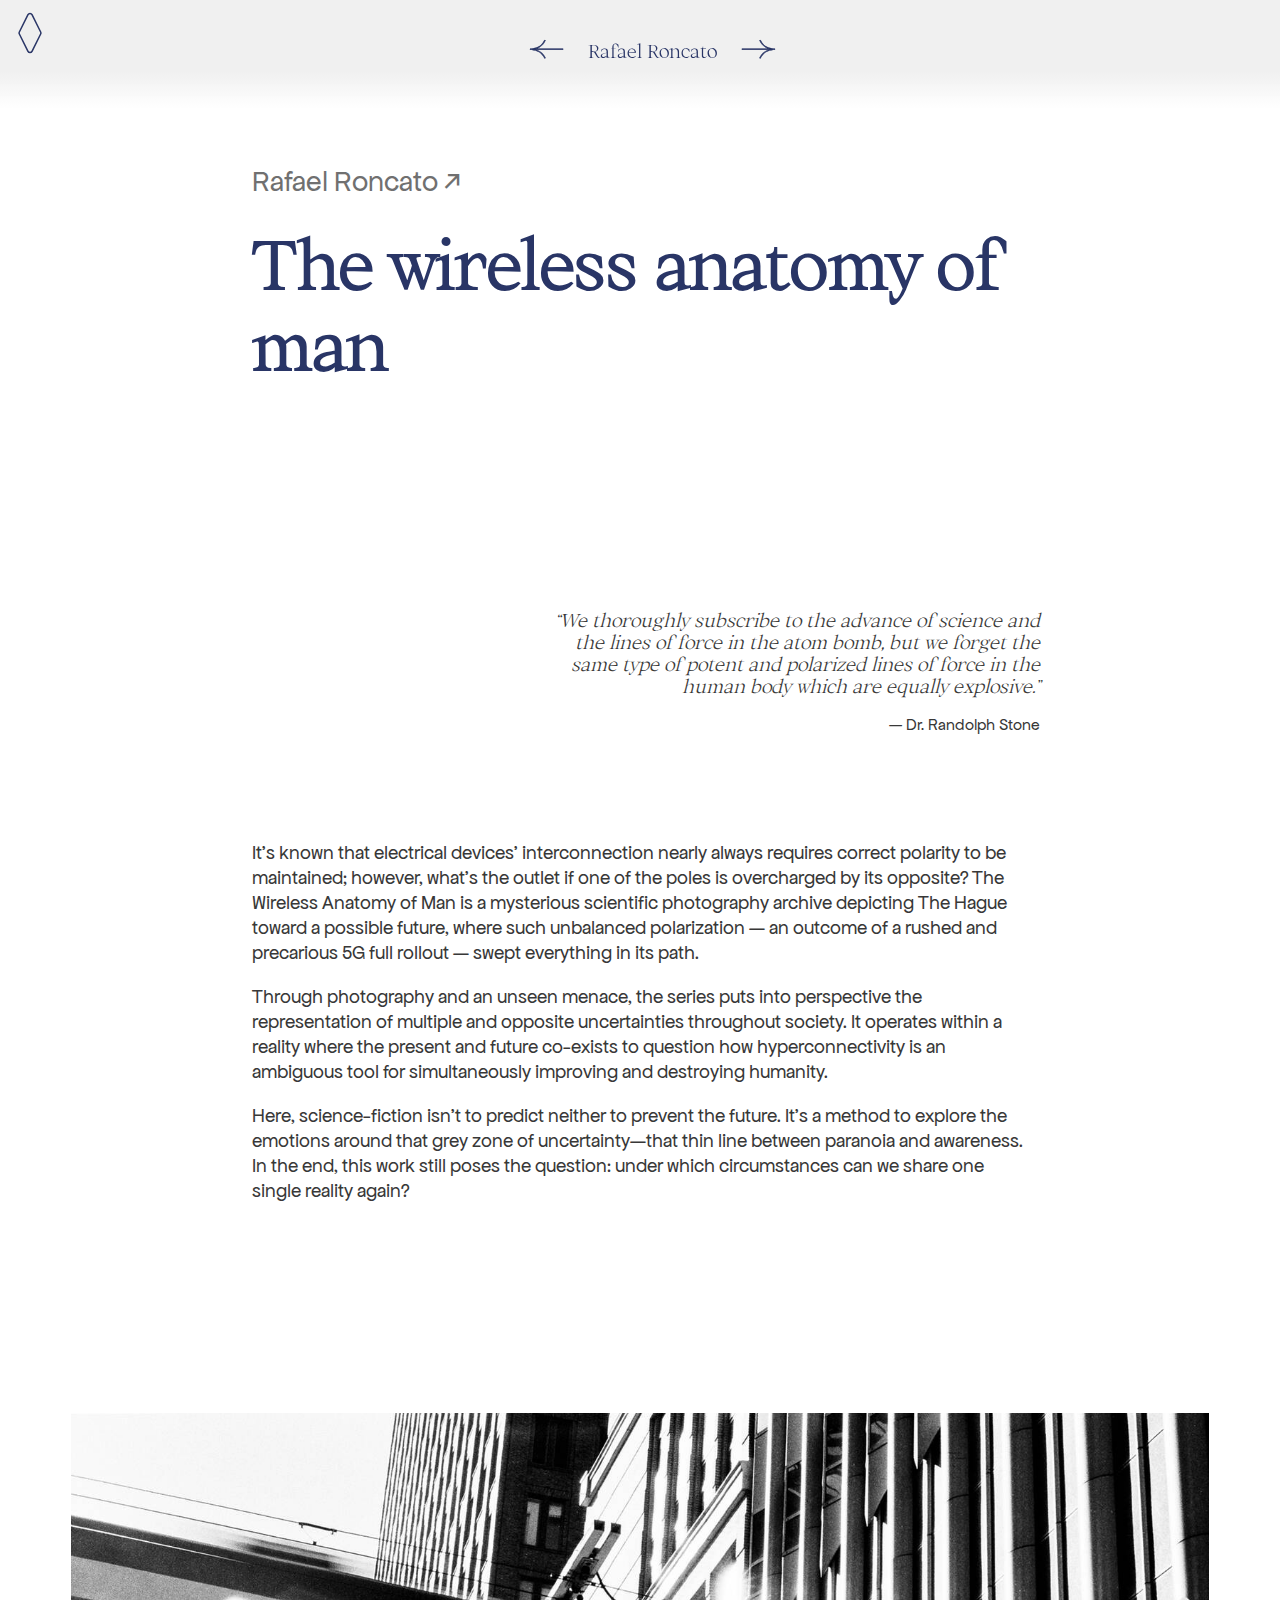
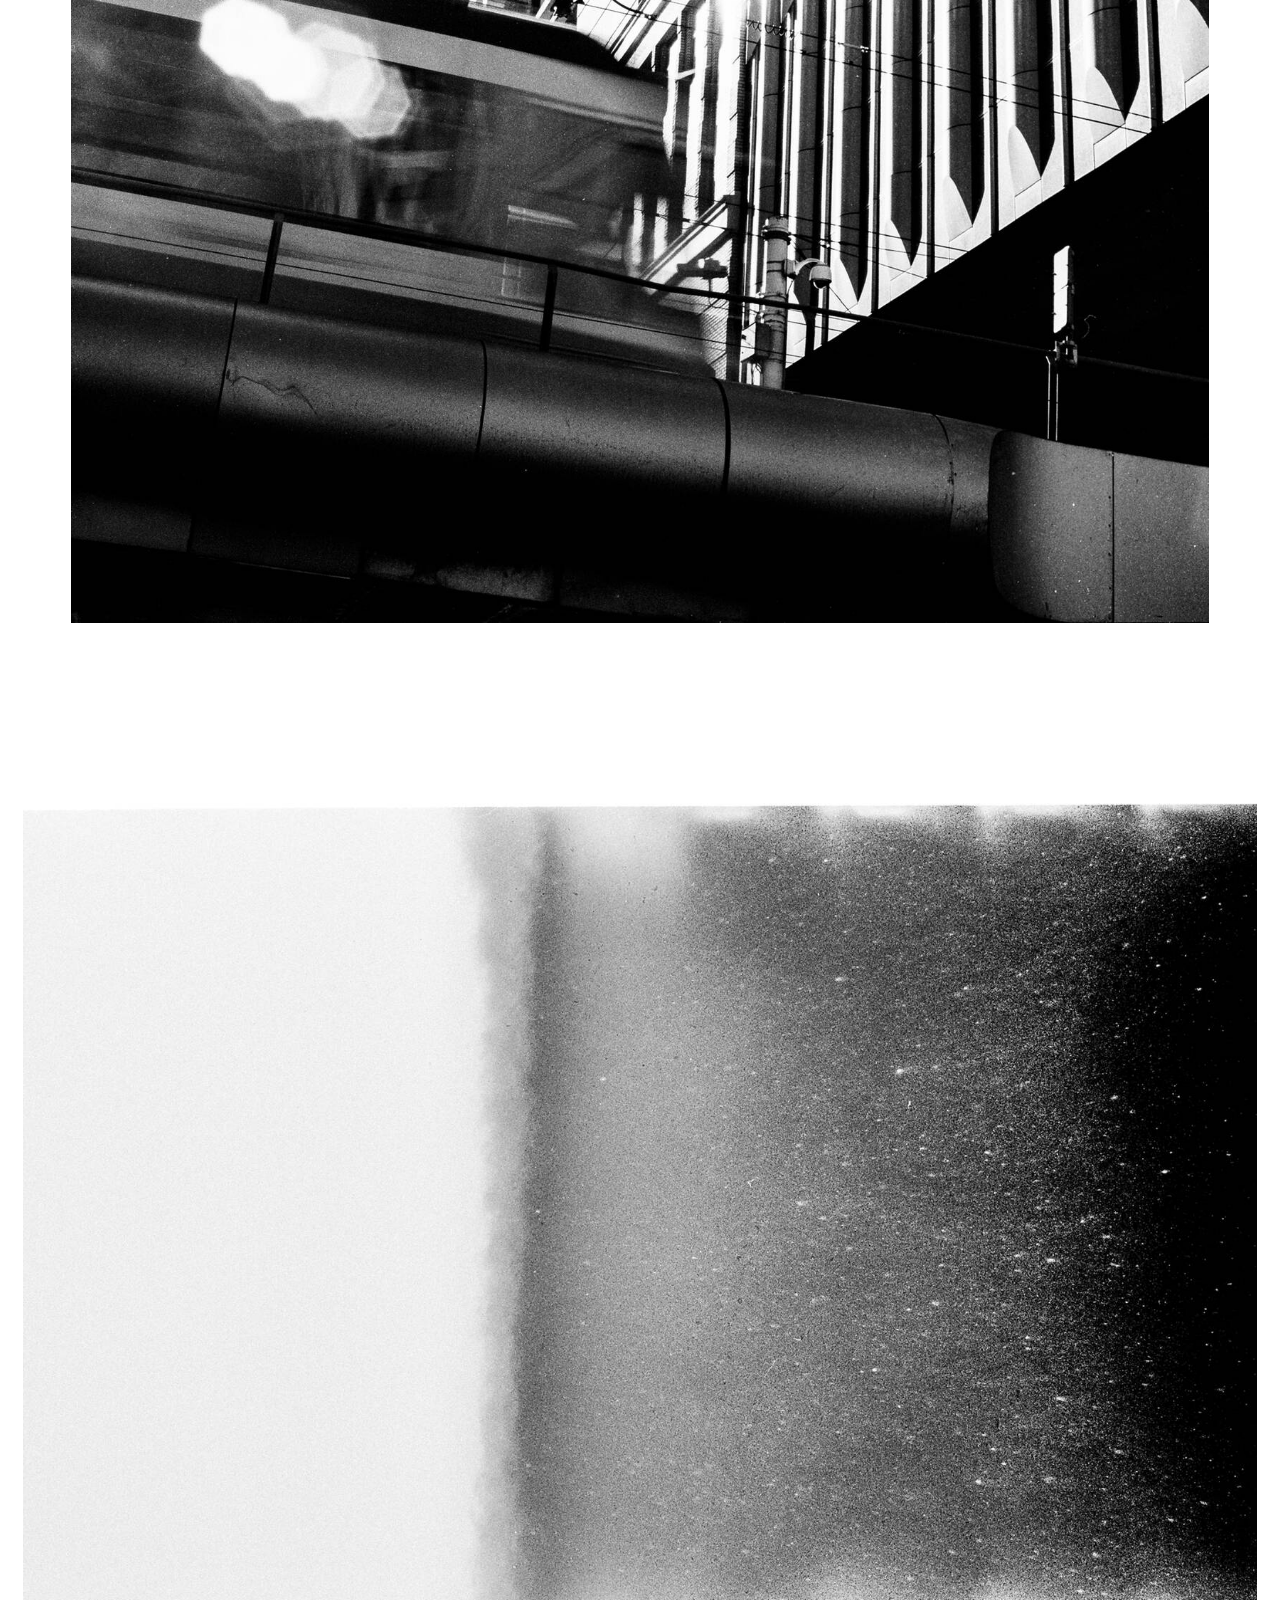
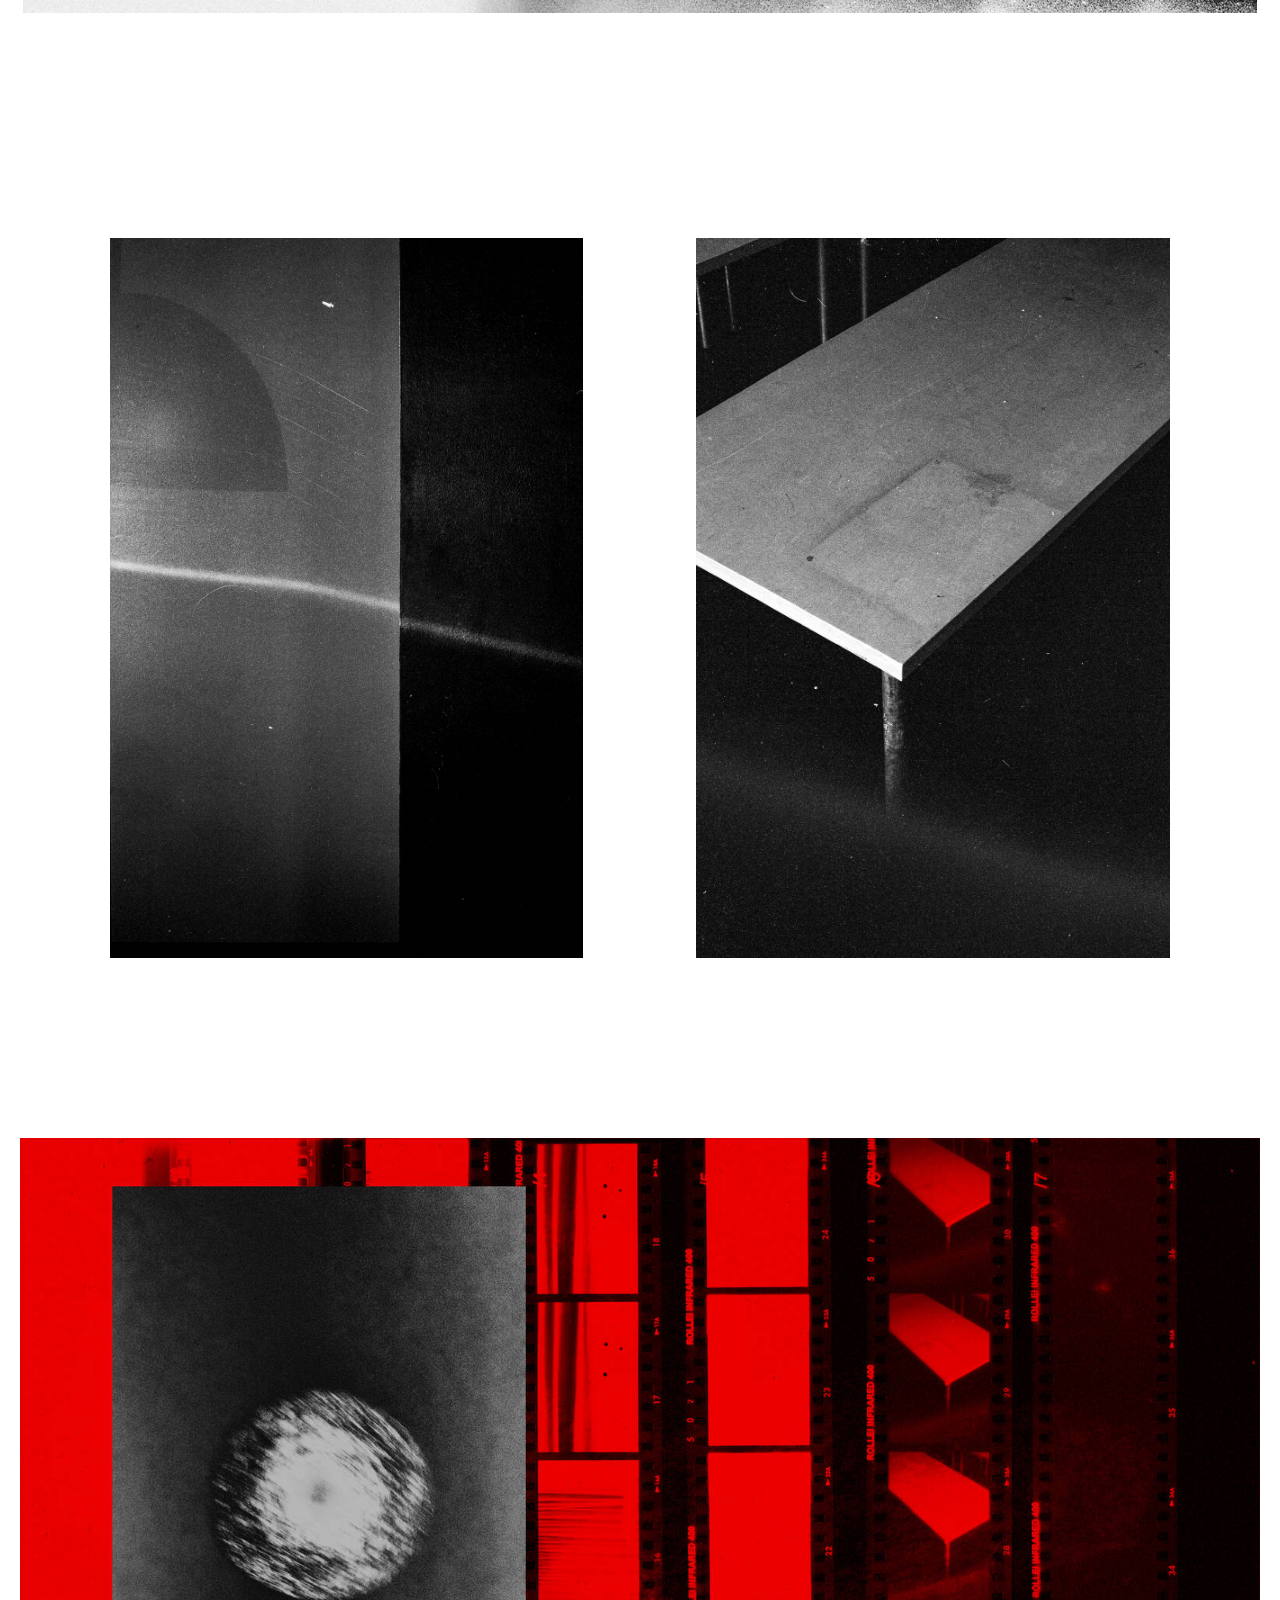
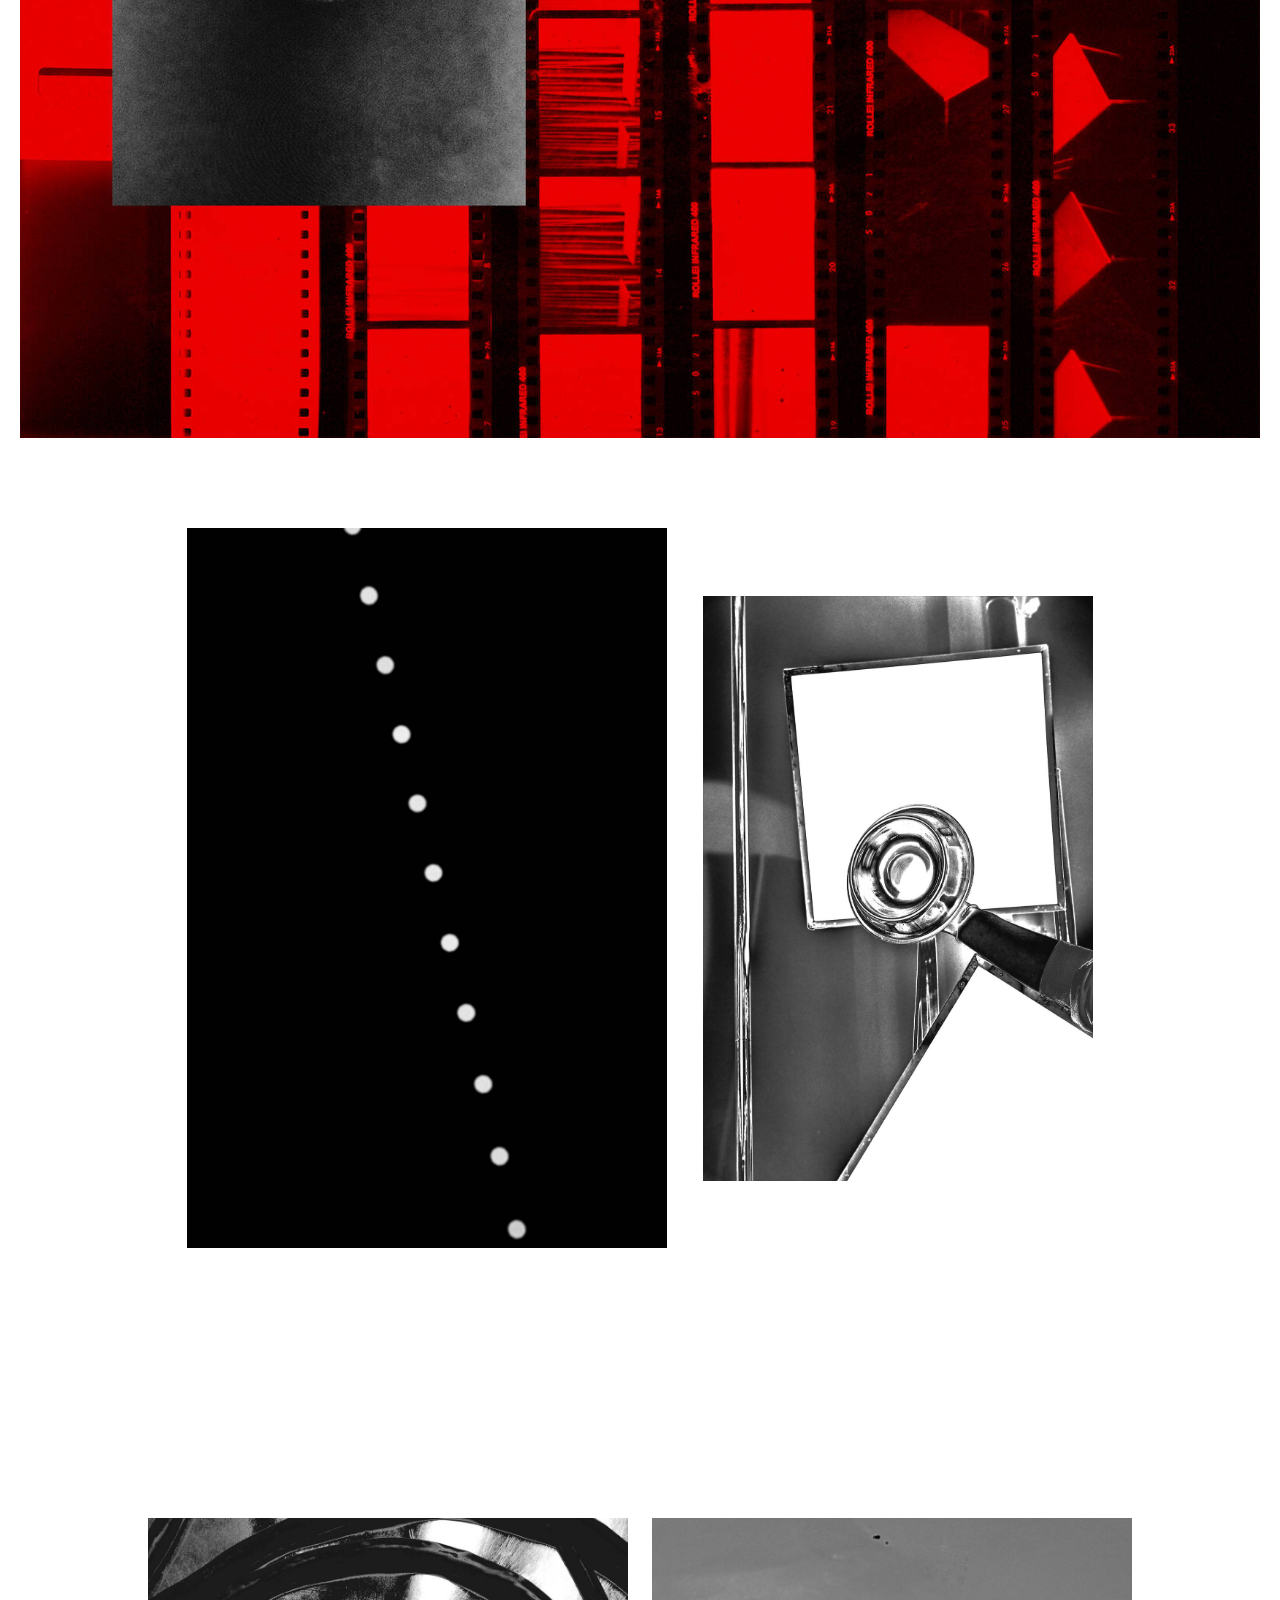
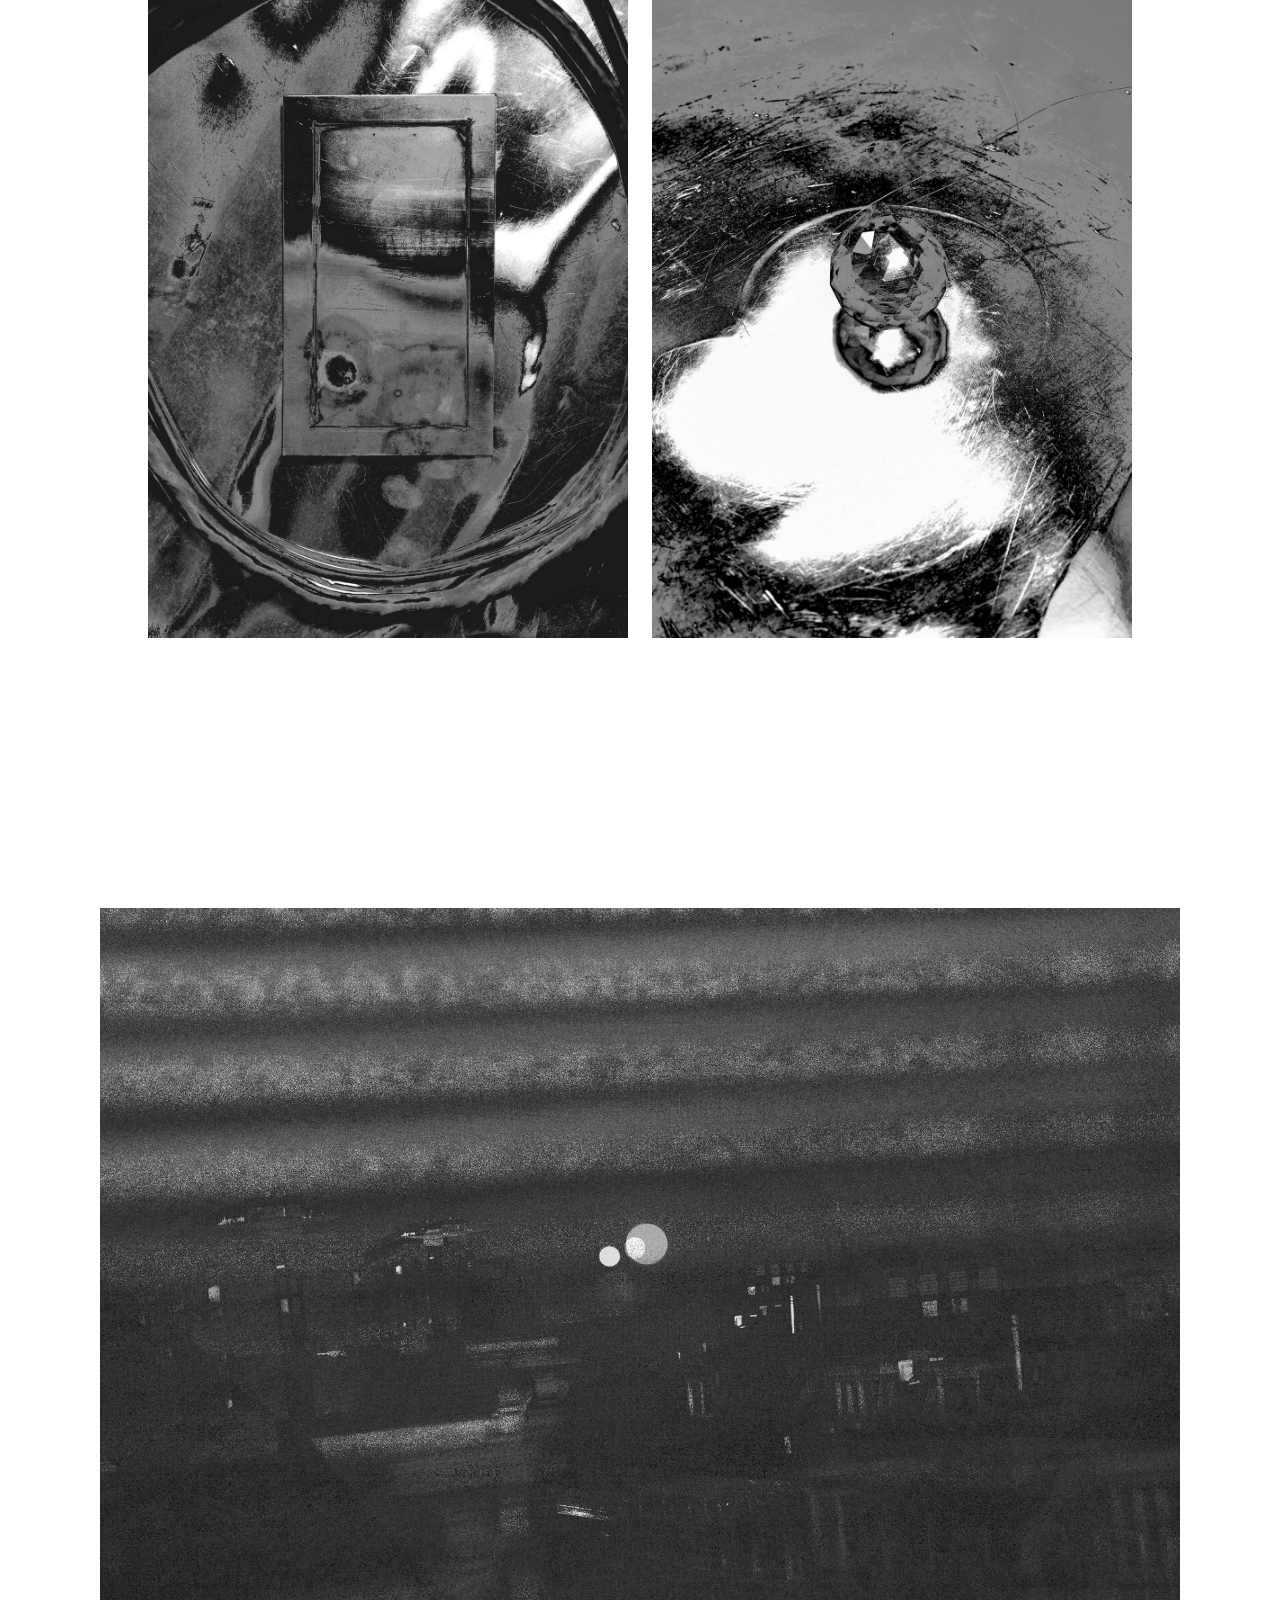
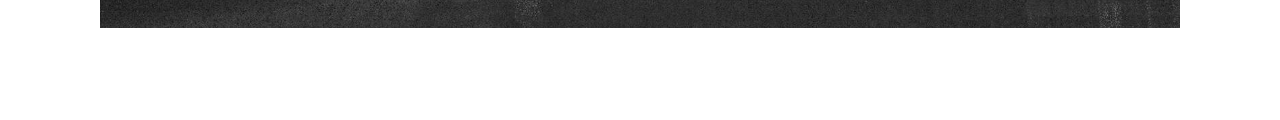
<file: Rafael_Roncato/index.html>
<!DOCTYPE html>
<html lang="en">
<head>
    <meta charset="UTF-8">
    <meta http-equiv="X-UA-Compatible" content="IE=edge">
    <meta name="viewport" content="width=device-width, initial-scale=1.0">
    <title>You are almost welcome</title>
    <link rel="shortcut icon" type="image/svg" href="../media/button-fill.svg"/>



    <meta name="description" content="Rafael Roncato's Project"/>

    <meta name="subject" content="You Are Almost Welcome">
    <meta name="language" content="EN">
    <meta name="Classification" content="Photohraphy">
    <meta name="author" content="MA Photography and Society, KABK, Den Haag + Erica Gargaglione & Federico Poni">    <meta name="url" content="http://almostwelcome.com/">
    <meta name="identifier-URL" content="http://almostwelcome.com/">
    <meta name="coverage" content="Worldwide">
    <meta name="distribution" content="Global">


    <meta property="og:title" content="You Are Almost Welcome">

    <meta property="og:description" content="Rafael Roncato's Project"/>

    <meta property="og:url" content="http://almostwelcome.com/Rafael_Roncato/">
    <meta property="og:image" content="http://almostwelcome.com/Rafael_Roncato/7.jpg">
    <meta property="og:site_name" content="Rafael Roncato">
    


    <link rel="stylesheet" href="projectstyle.css" type="text/css">
</head>
<body>
    <nav>
        <a class="nav_home" href="../index.html">
            <img src="../media/button.svg">
            <img src="../media/button-fill.svg" class="button-fill">
        </a>
        <a class="previous" href="../Petra_Kroon/"><img src="../media/previous.svg"></a>
        <h3>Rafael Roncato</h3> 
        <a class="next" href="../Sophie_Allerding/"><img src="../media/next.svg"></a>
    </nav>
    <header>
        
        <div class="author">
            <a href="http://www.rafaelroncato.com"><h3 id="name">Rafael Roncato ↗</h3></a>
        </div> 
        
        <h1>The wireless anatomy of man</h1>
        <div class="quote">
            <h3>“We thoroughly subscribe to the advance of science and the lines of force in the atom bomb, but we forget
                the same type of potent and polarized lines of force in the human body which are equally explosive.”
            </h3>
            <p>— Dr. Randolph Stone</p>
        </div>
        
    </header>
    <div class="project-description">
       <p>It's known that electrical devices' interconnection nearly always requires correct polarity to be
        maintained; however, what's the outlet if one of the poles is overcharged by its opposite? The
        Wireless Anatomy of Man is a mysterious scientific photography archive depicting The Hague
        toward a possible future, where such unbalanced polarization — an outcome of a rushed and
        precarious 5G full rollout — swept everything in its path.
        </p>
        <p>Through photography and an unseen menace, the series puts into perspective the
            representation of multiple and opposite uncertainties throughout society. It operates within a
            reality where the present and future co-exists to question how hyperconnectivity is an
            ambiguous tool for simultaneously improving and destroying humanity.</p>
        <p>Here, science-fiction isn't to predict neither to prevent the future. It's a method to explore the
            emotions around that grey zone of uncertainty—that thin line between paranoia and awareness.
            In the end, this work still poses the question: under which circumstances can we share one
            single reality again?</p>
    </div>
    <div class="gallery">
        <div class="first">
            <div class="item-first"><img src="0.jpg" alt="01"></div>         
        </div>
        <div class="second">
            <div class="item-second"><img src="1.jpg" alt="02"></div>
             
        </div>
        <div class="third">
            
            <div class="item-third"><img src="2.jpg" alt="03"></div>
            <div class="item-third"><img src="3.jpg" alt="04"></div>
        </div>
        <div class="fourth">
            <div class="item-third"><img src="4.jpg" alt="05"></div>  
        </div>
        <div class="fifth">
            <div class="item-third"><img src="5.jpg" alt="06"></div>
            <div class="item-third" id="smaller"><img src="6.jpg" alt="07"></div>  
            
        </div>
        <div class="sixth">
            <div class="item-sixth"><img src="7.jpg" alt="08"></div>
            <div class="item-sixth"><img src="8.jpg" alt="09"></div>
            
        </div>
        <div class="seventh">
            <div class="item-sixth"><img src="9.jpg" alt="10"></div>
        </div>

        

        <!--<img src="0.jpg" alt="01">
        <img src="1.jpg" alt="02">
        <img src="2.jpg" alt="03">
        <img src="3.jpg" alt="04">
        <img src="4.jpg" alt="05">
        <img src="5.jpg" alt="06">
        <img src="6.jpg" alt="07">
        <img src="7.jpg" alt="08">
        <img src="8.jpg" alt="09">
        <img src="9.jpg" alt="10">-->
        
    </div>
</body>
</html>
</file>
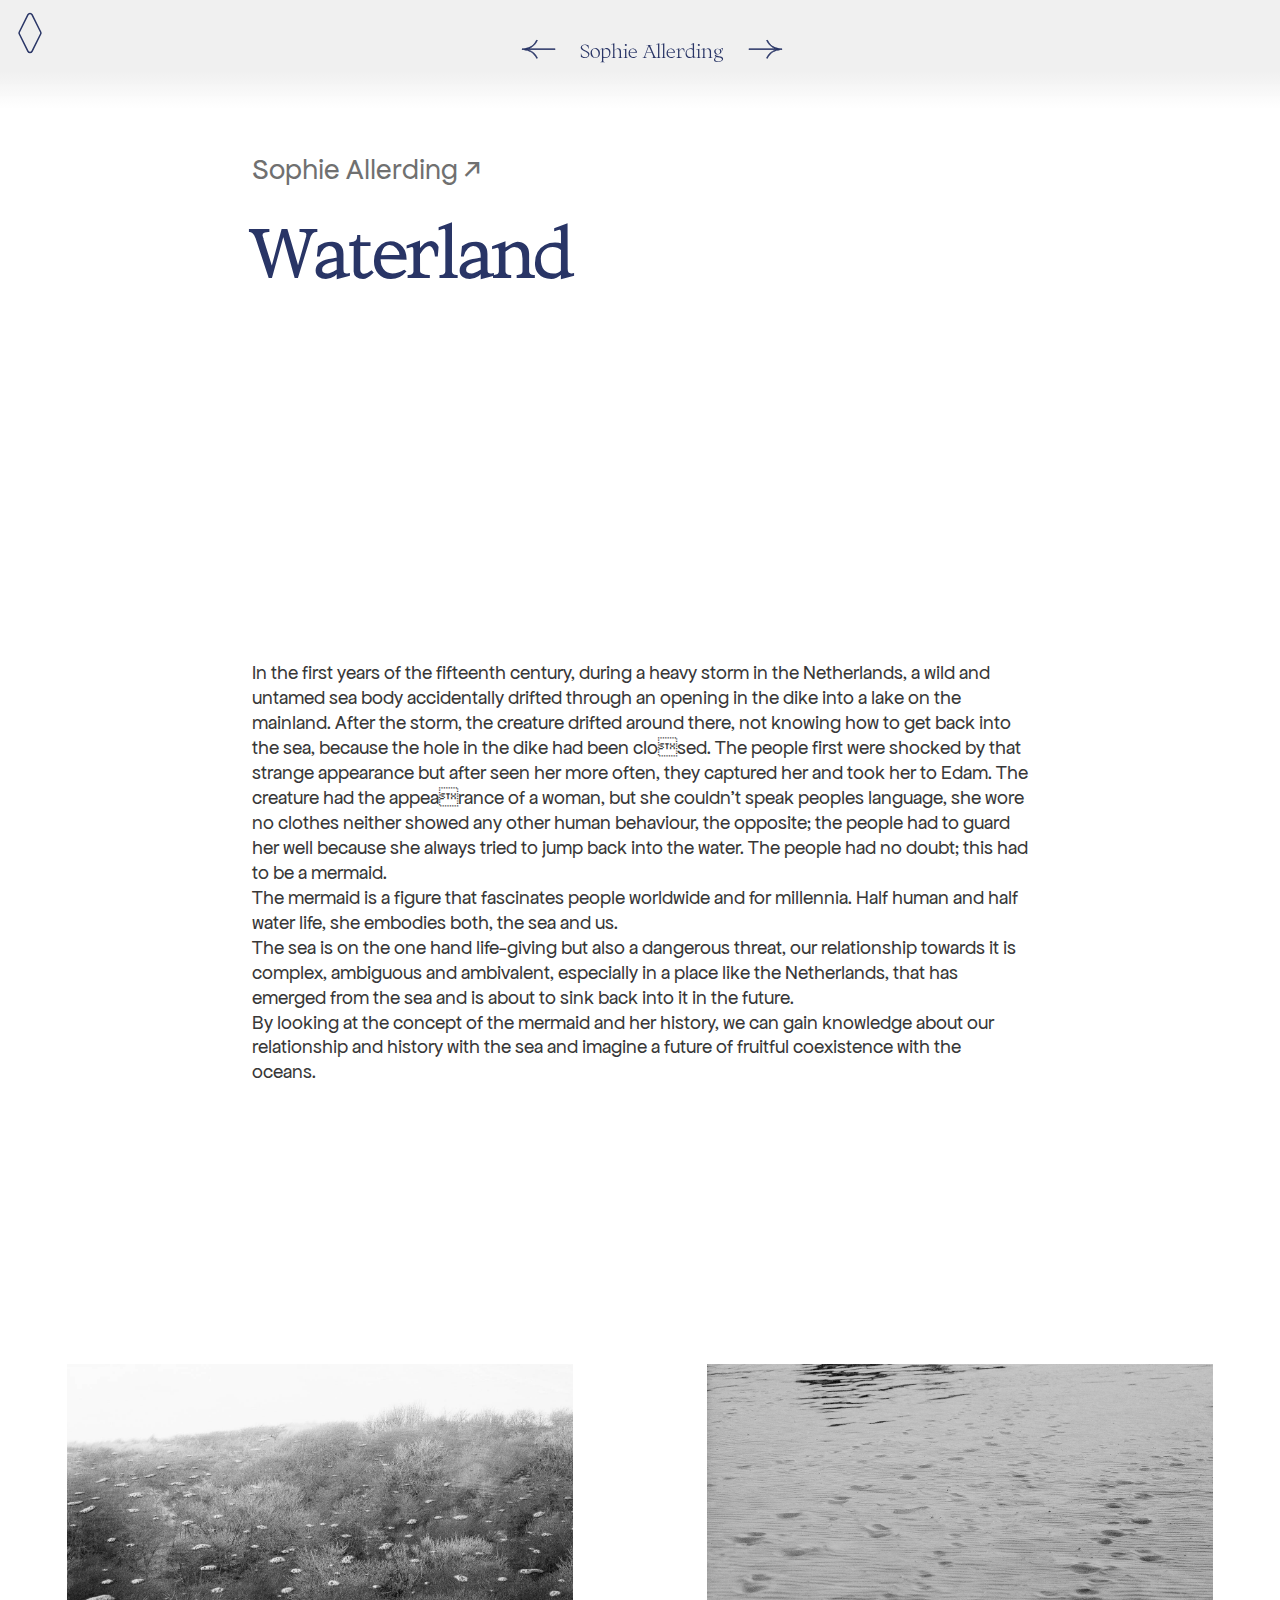
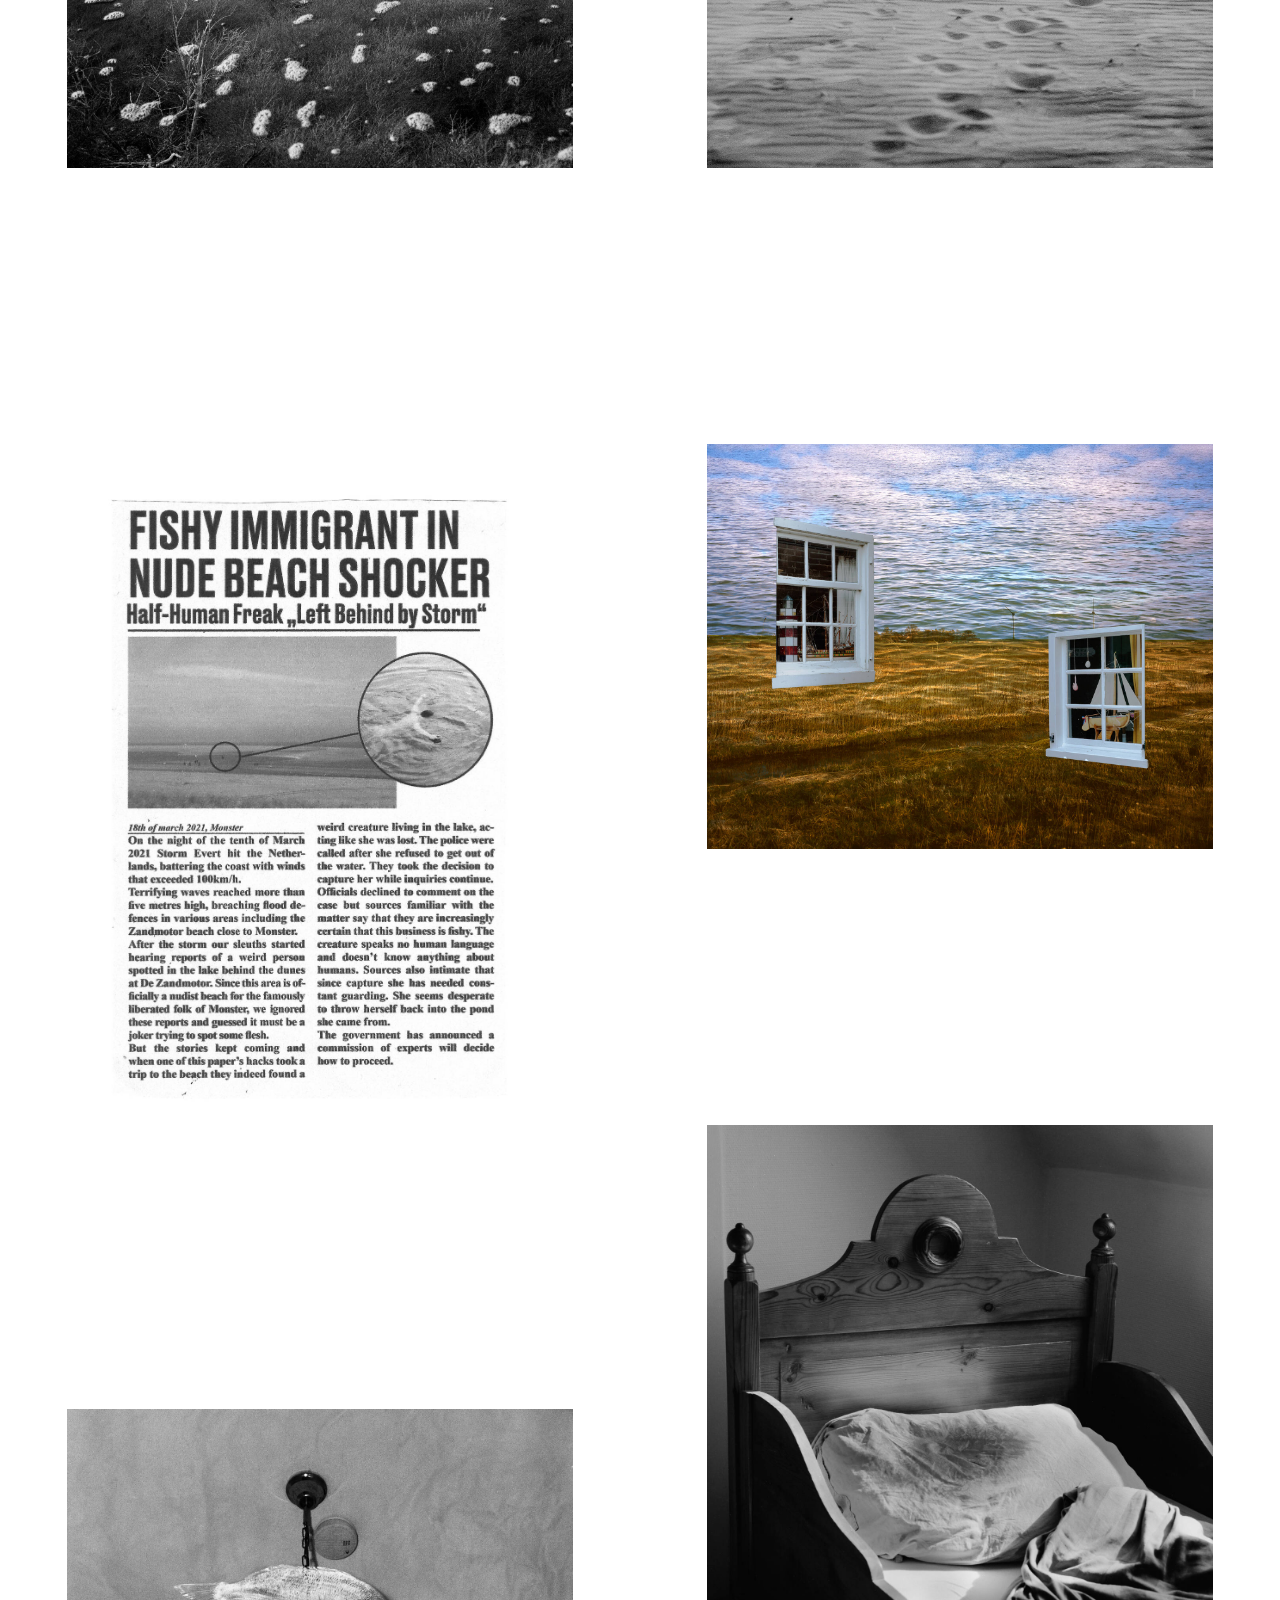
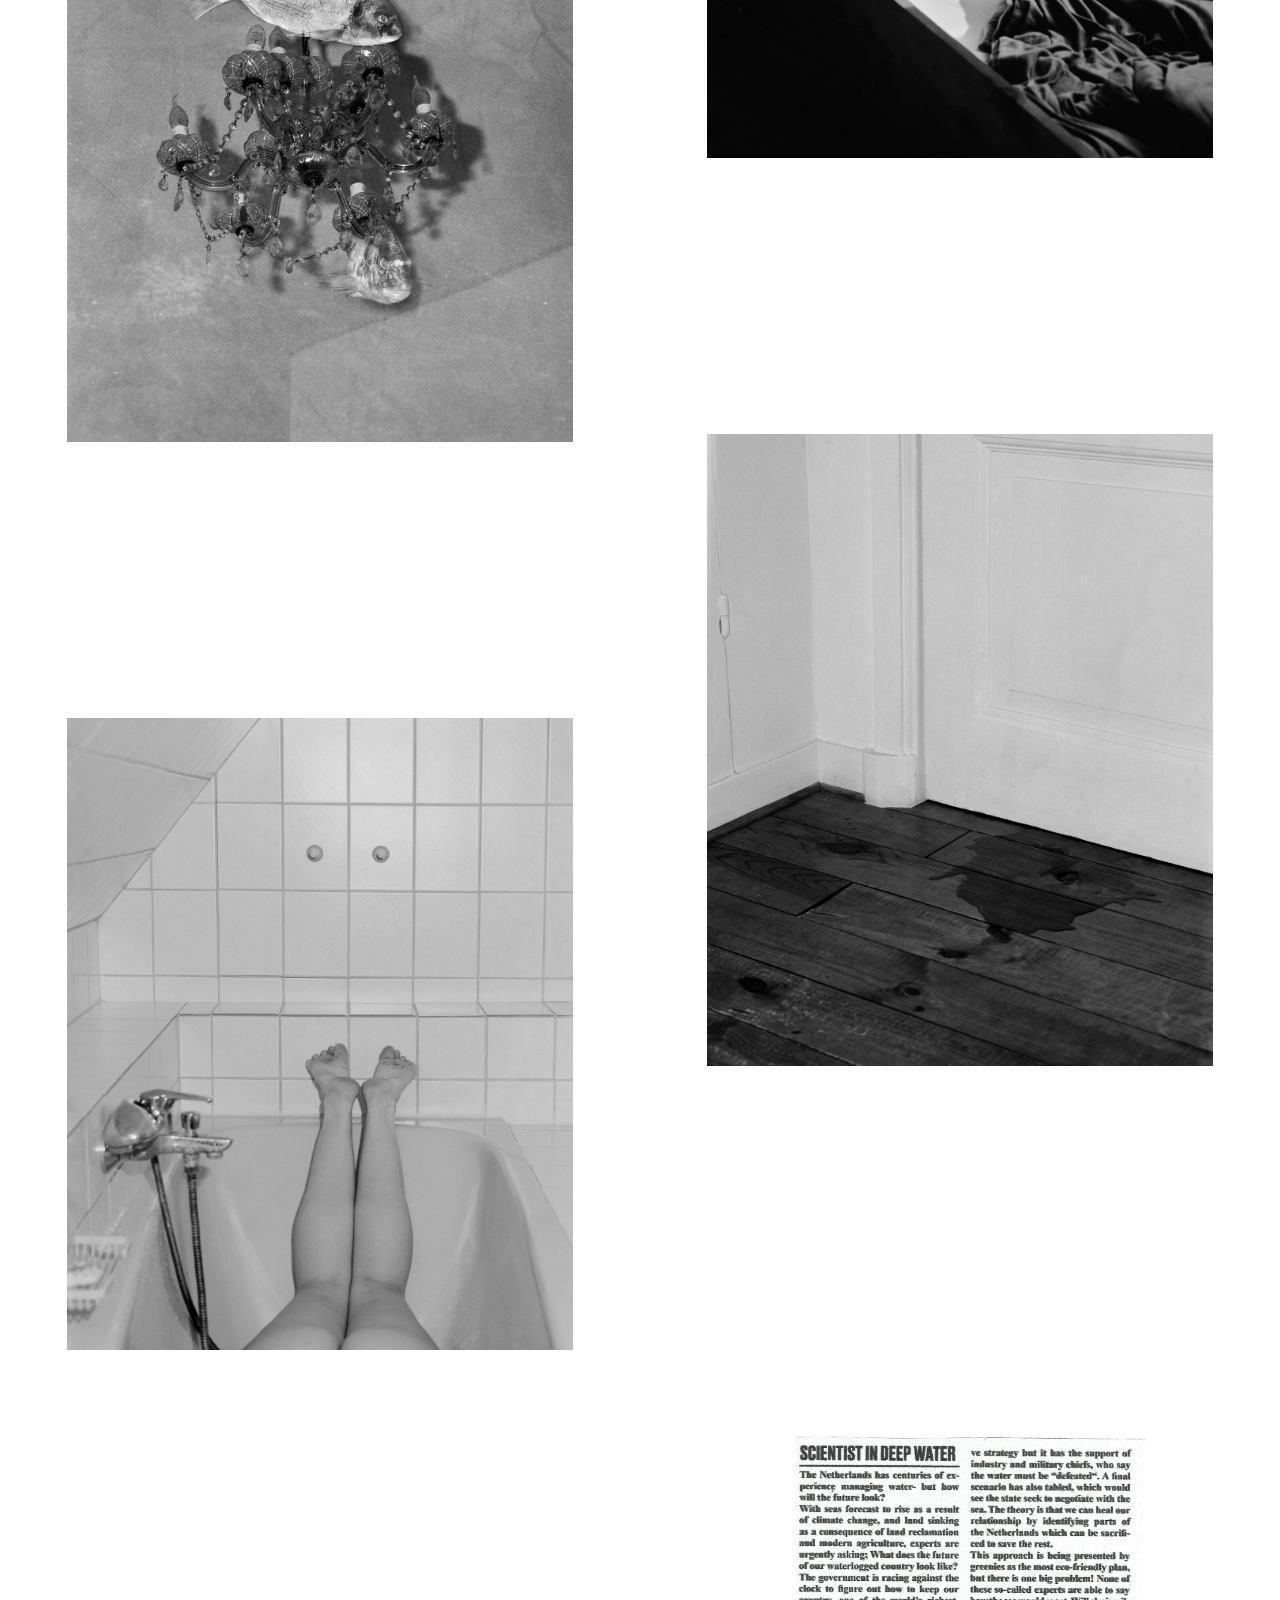
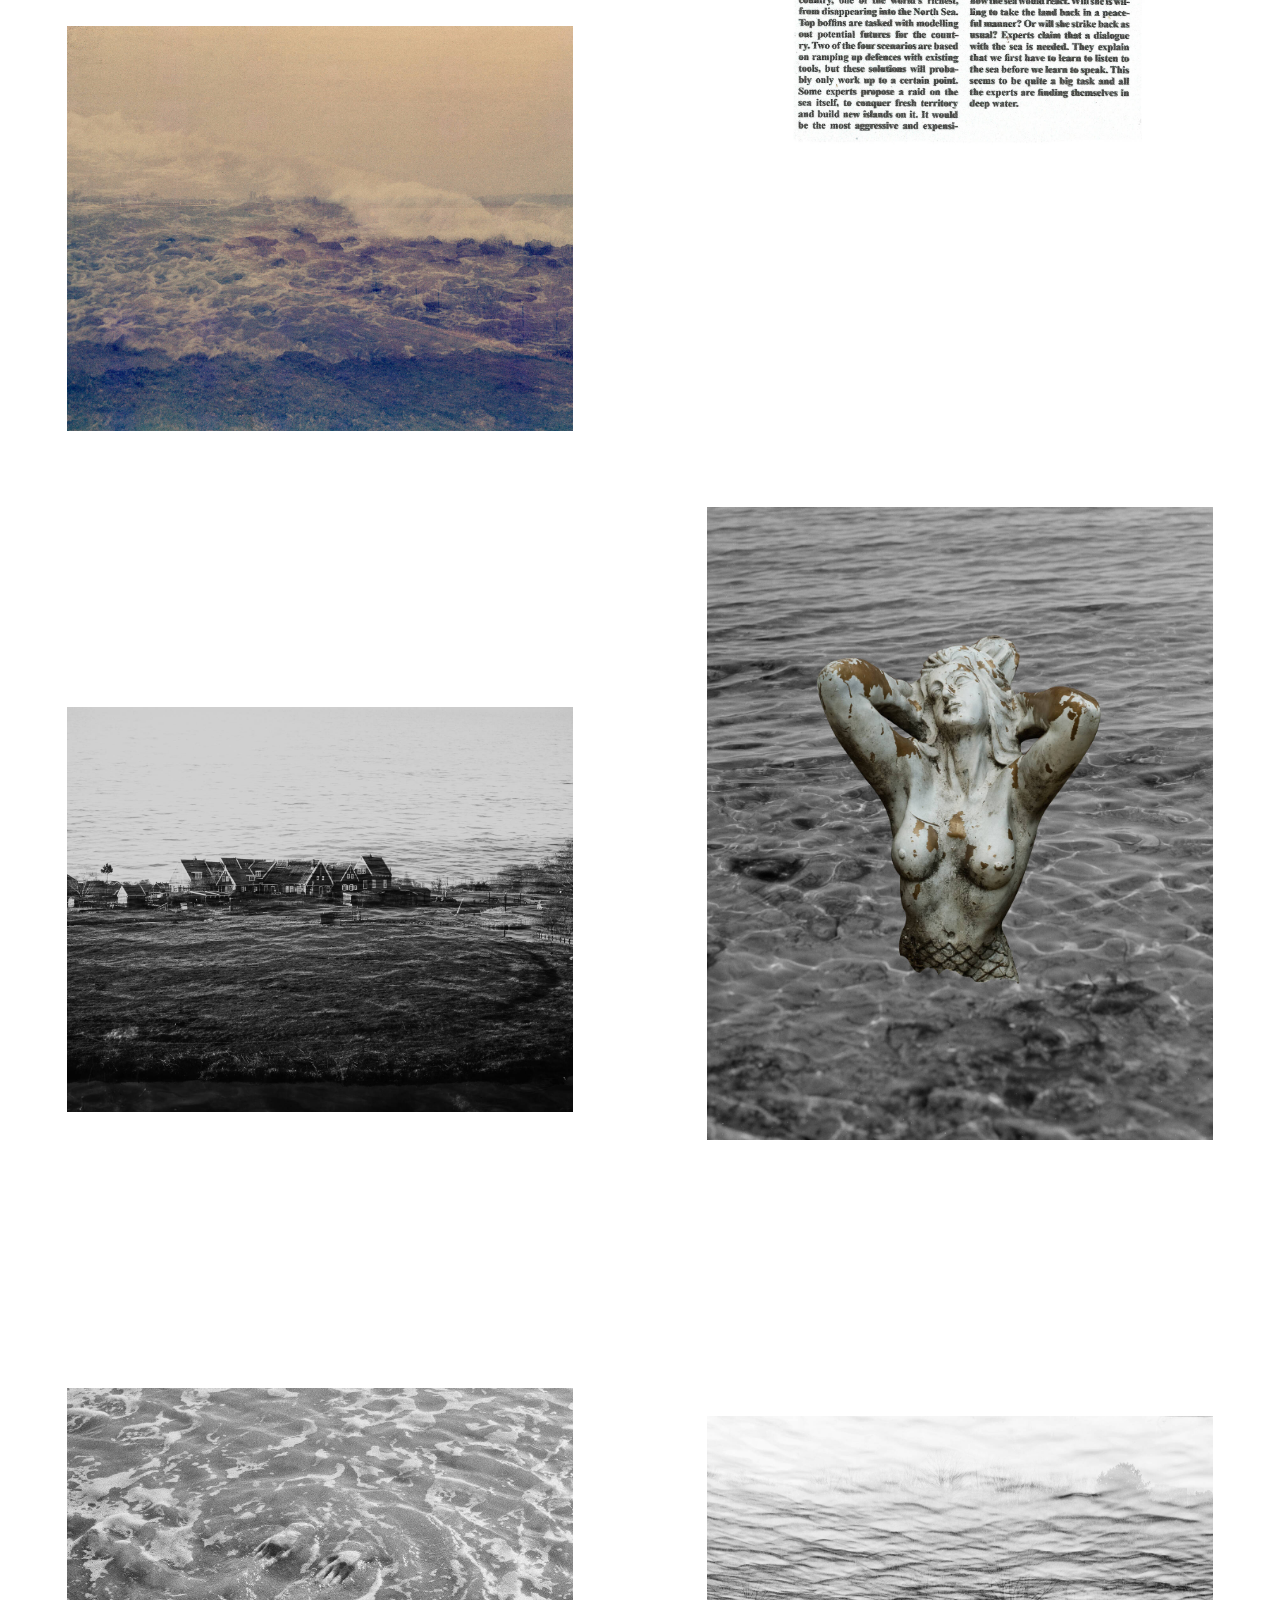
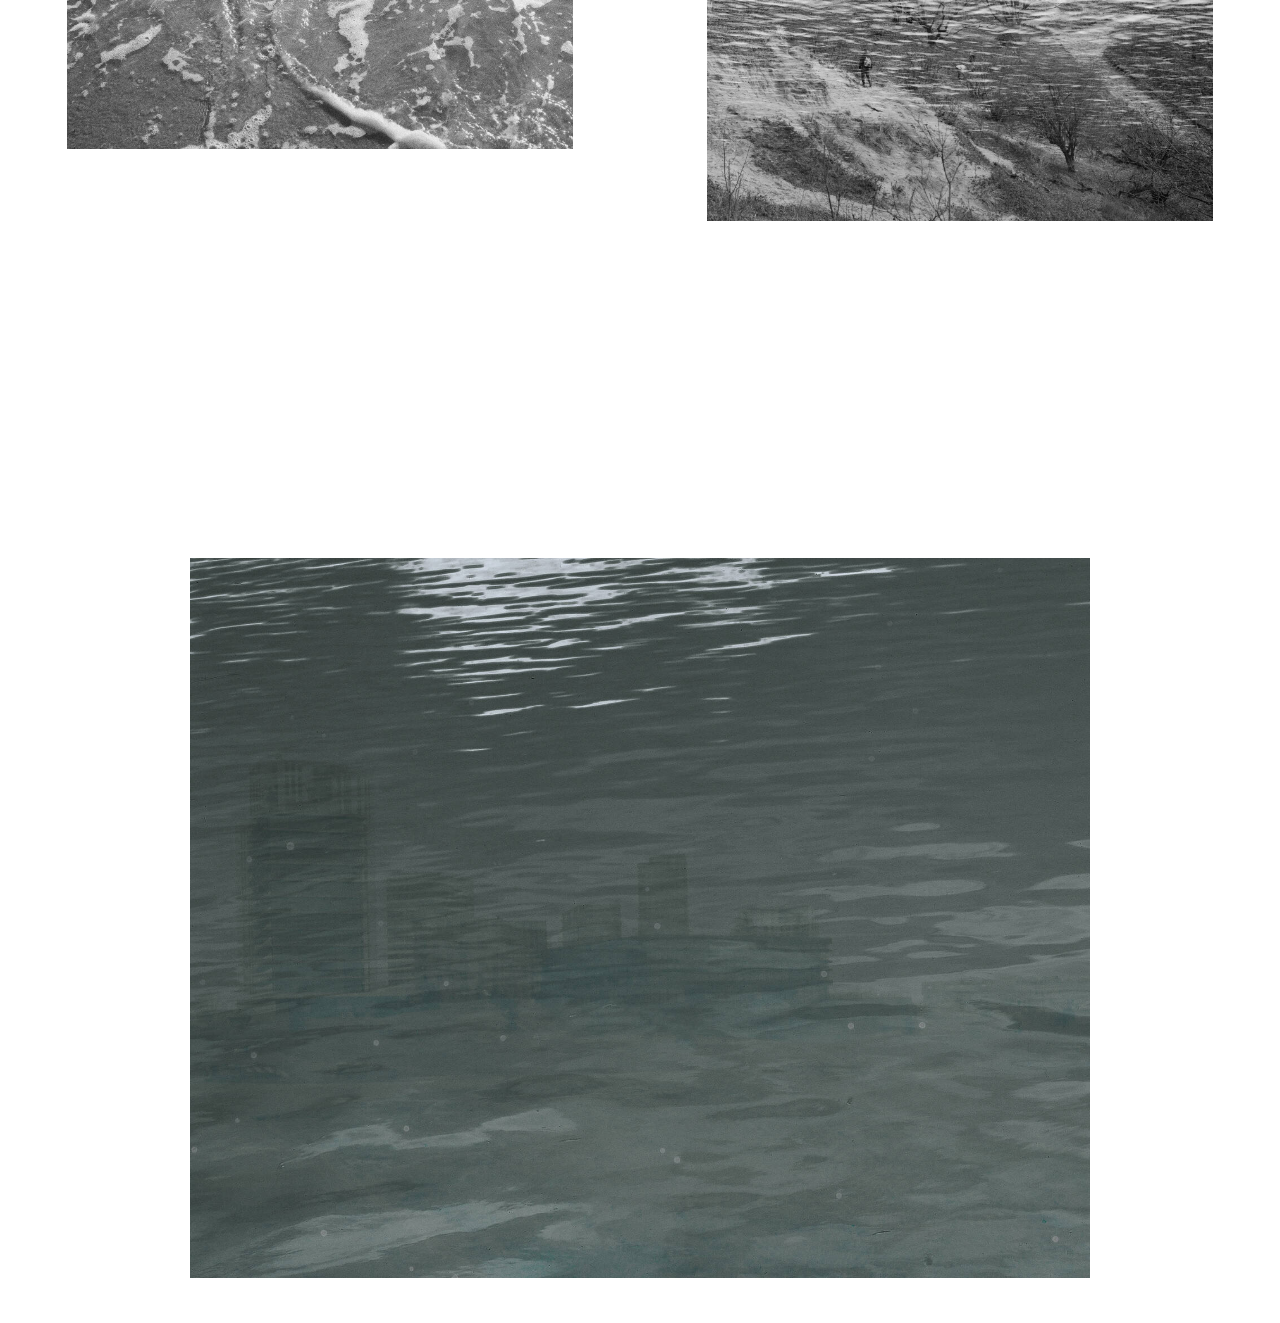
<file: Sophie_Allerding/index.html>
<!DOCTYPE html>
<html lang="en">
<head>
    <meta charset="UTF-8">
    <meta http-equiv="X-UA-Compatible" content="IE=edge">
    <meta name="viewport" content="width=device-width, initial-scale=1.0">
    <title>You are almost welcome</title>
    <link rel="shortcut icon" type="image/svg" href="../media/button-fill.svg"/>


    <meta name="description" content="Sophie Allerding's Project"/>

    <meta name="subject" content="You Are Almost Welcome">
    <meta name="language" content="EN">
    <meta name="Classification" content="Photohraphy">
    <meta name="author" content="MA Photography and Society, KABK, Den Haag + Erica Gargaglione & Federico Poni">    <meta name="url" content="http://almostwelcome.com/">
    <meta name="identifier-URL" content="http://almostwelcome.com/">
    <meta name="coverage" content="Worldwide">
    <meta name="distribution" content="Global">


    <meta property="og:title" content="You Are Almost Welcome">

    <meta property="og:description" content="Sophie Allerding's Project"/>

    <meta property="og:url" content="http://almostwelcome.com/Sophie_Allerding/">
    <meta property="og:image" content="http://almostwelcome.com/Sophie_Allerding/13.jpg">
    <meta property="og:site_name" content="Sophie Allerding">
    


    <link rel="stylesheet" href="projectstyle.css" type="text/css">
    <script src="../jquery-3.6.0.min.js"></script>
</head>
<body>
    <nav>
        <a class="nav_home" href="../index.html">
            <img src="../media/button.svg">
            <img src="../media/button-fill.svg" class="button-fill">
        </a>
        <a class="previous" href="../Rafael_Roncato/"><img src="../media/previous.svg"></a>
        <h3>Sophie Allerding</h3> 
        <a class="next" href="../Vera_Yijun_Zhou/"><img src="../media/next.svg"></a>
    </nav>
    <header>
        
        <div class="author">
            <a href="http://www.sophieallerding.com"><h3 id="name">Sophie Allerding ↗</h3></a>
        </div> 
        <h1>Waterland</h1>
        
    </header>
    <div class="project-description">
       <p>In the first years of the fifteenth century, during a heavy storm in the Netherlands, a wild and untamed sea body accidentally drifted through an opening in the dike 
        into a lake on the mainland. After the storm, the creature drifted around there, not knowing how to get back into the sea, because the hole in the dike had been closed. The people first were shocked by that strange appearance but after seen her more often, they captured her and took her to Edam. The creature had the appearance of a woman, but she couldn’t speak peoples language, she wore no clothes neither showed any other human behaviour, the opposite; the people had to guard 
        her well because she always tried to jump back into the water. The people had no doubt; this had to be a mermaid. <br>
        The mermaid is a figure that fascinates people worldwide and for millennia. Half human and half water life, she embodies both, the sea and us. <br>
        The sea is on the one hand life-giving but also a dangerous threat, our relationship towards it is complex, ambiguous and ambivalent, especially in a place like the 
        Netherlands, that has emerged from the sea and is about to sink back into it in the future. <br>
        By looking at the concept of the mermaid and her history, we can gain knowledge about our relationship and history with the sea and imagine a future of fruitful 
        coexistence with the oceans. 
    </p>
        
    </div>
    <div class="flex-container">
        <div class="flex-left">
            <img class="gallery" src="12.jpg" alt="01">
            <img class="gallery" src="9.jpg" alt="02">
            <img class="gallery" src="0.jpg" alt="03">
            <img class="gallery" src="5.jpg" alt="04">
            <img class="gallery" src="11.jpg" alt="05">
            <img class="gallery" src="7.jpg" alt="06">
            <img class="gallery" src="8.jpg" alt="07">
        </div>

        <div class="flex-right">
            <img class="gallery" src="14.jpg" alt="09">
            <img class="gallery" src="15.jpg" alt="10">
            <img class="gallery" src="3.jpg" alt="11">
            <img class="gallery" src="1.jpg" alt="12">
            <img class="gallery" src="10.jpg" alt="13">
            <img class="gallery" src="6.jpg" alt="14">
            <img class="gallery" src="2.jpg" alt="15">
        </div>    
        
    </div>
    <img  class="final-img" style="  display: block;
    margin-left: auto;
    margin-right: auto;
    margin-bottom: 5vh;
    height: 80vh; object-fit: contain;"src="13.jpg" alt="16">


    <script>

        //var number;

        // jQuery.each(jQuery('.gallery'),function(){
        //     var number =  Math.floor(Math.random() * 20);
        //     var number2 =  10+ Math.floor(Math.random() * 15);
        //     // var number3 =  70 + Math.floor(Math.random() * 20);
        //     //console.log(number3)
            
        //     jQuery(this).css('margin-left', number+'vw');
        //     jQuery(this).css('margin-top', number2+'%');
        //     // jQuery(this).css('width', number3+'%');
        //     // console.log(jQuery(this).css('margin-right', number+'vh'))
        //   });

        //   jQuery.each(jQuery('.gallery'),function(){
        //     var number =  Math.floor(Math.random() * 20);
        //     var number2 =  9+ Math.floor(Math.random() * 15);
        //    // var number3 =  70 + Math.floor(Math.random() * 30);
        //     //console.log(number3)
            

        //     jQuery(this).css('margin-right', number+'vw');
        //     jQuery(this).css('margin-top', number2+'%');
        //     //jQuery(this).css('width', number3+'%');
        //     // console.log(jQuery(this).css('margin-right', number+'vh'))
        //   });


    </script>
</body>
</html>
</file>
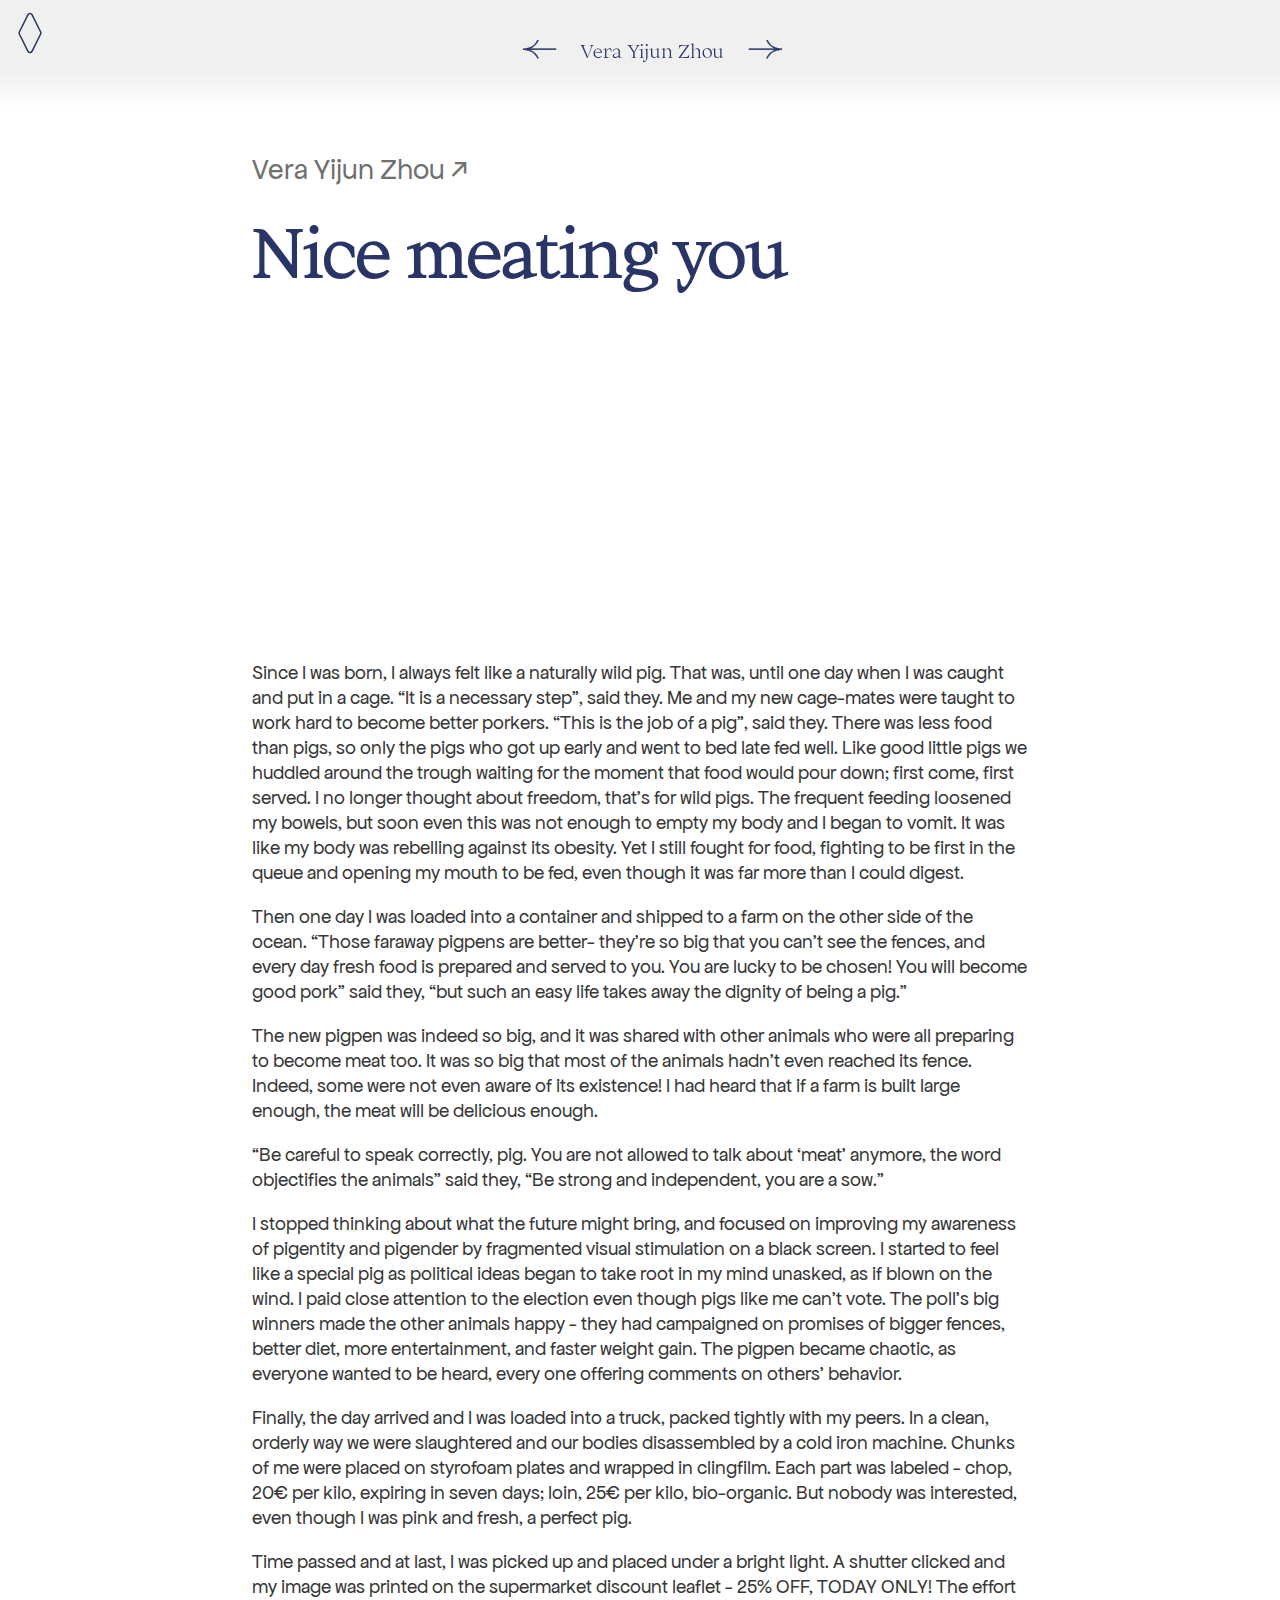
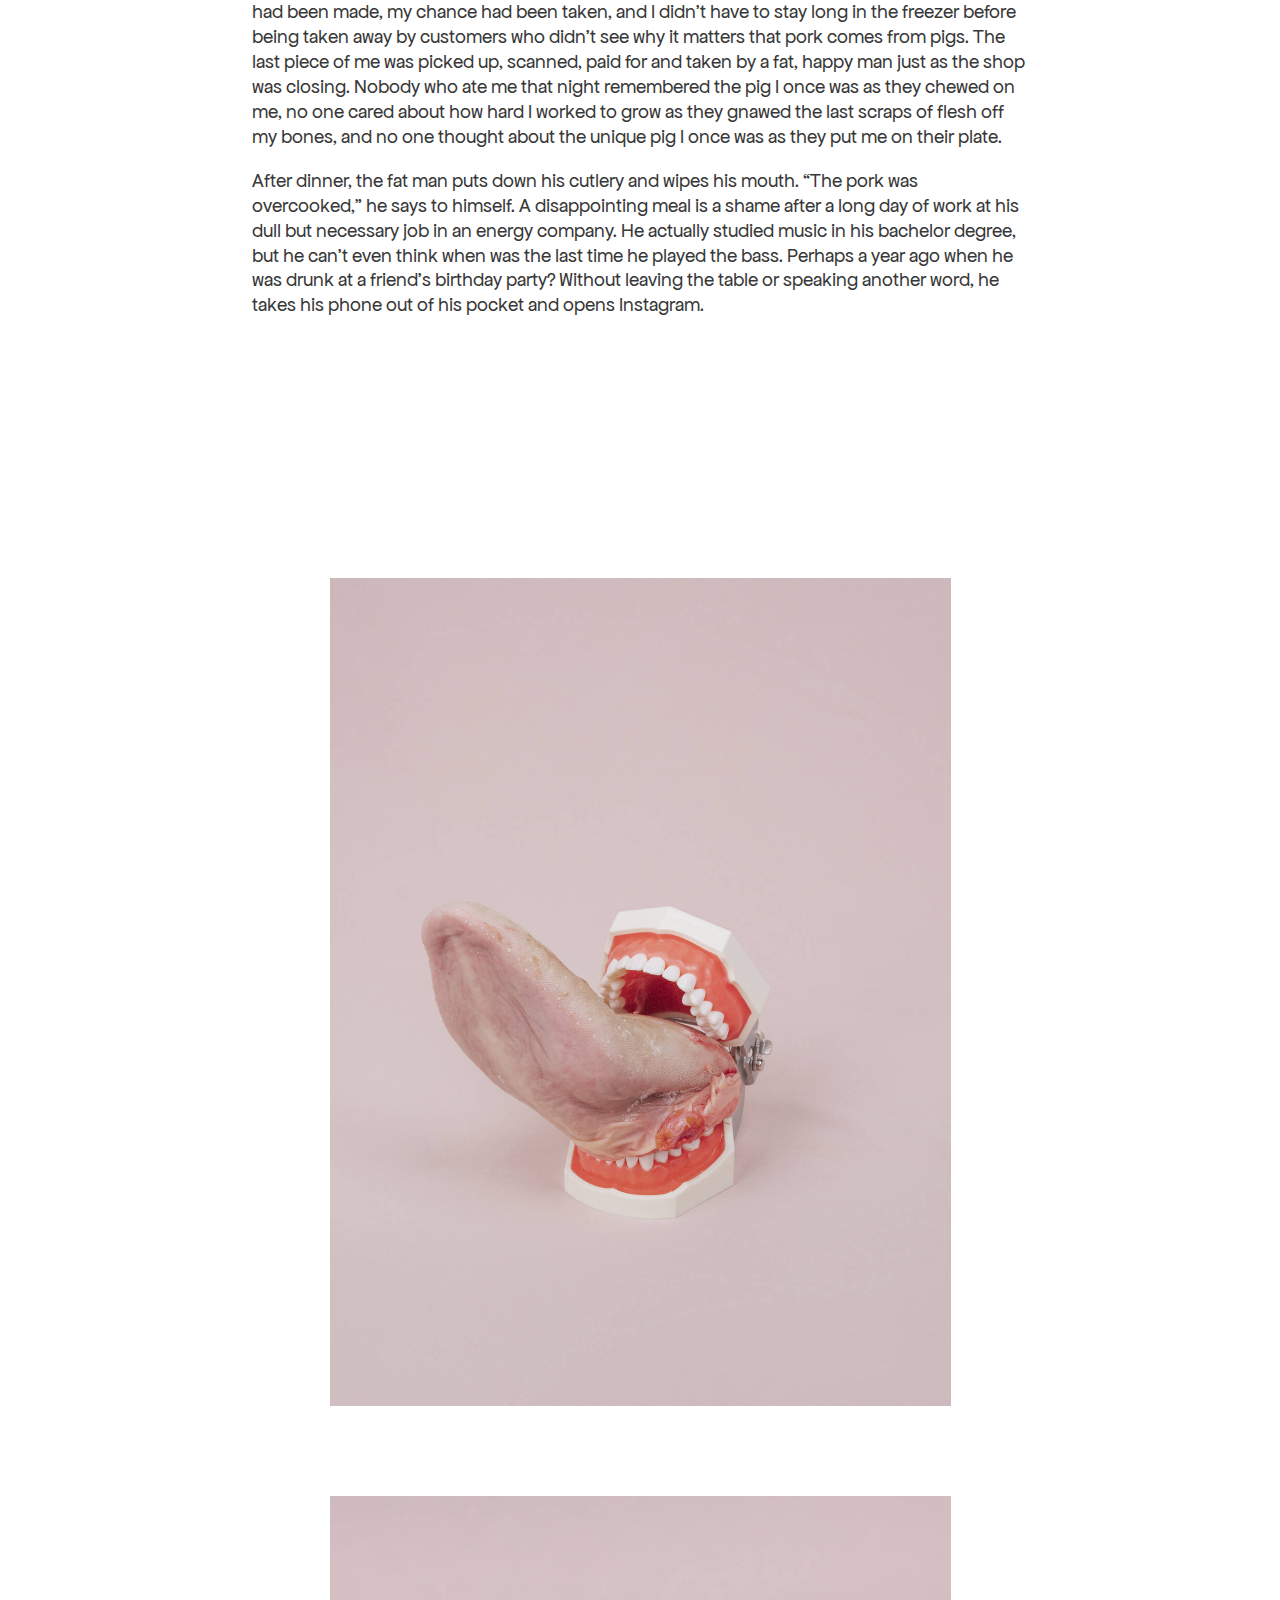
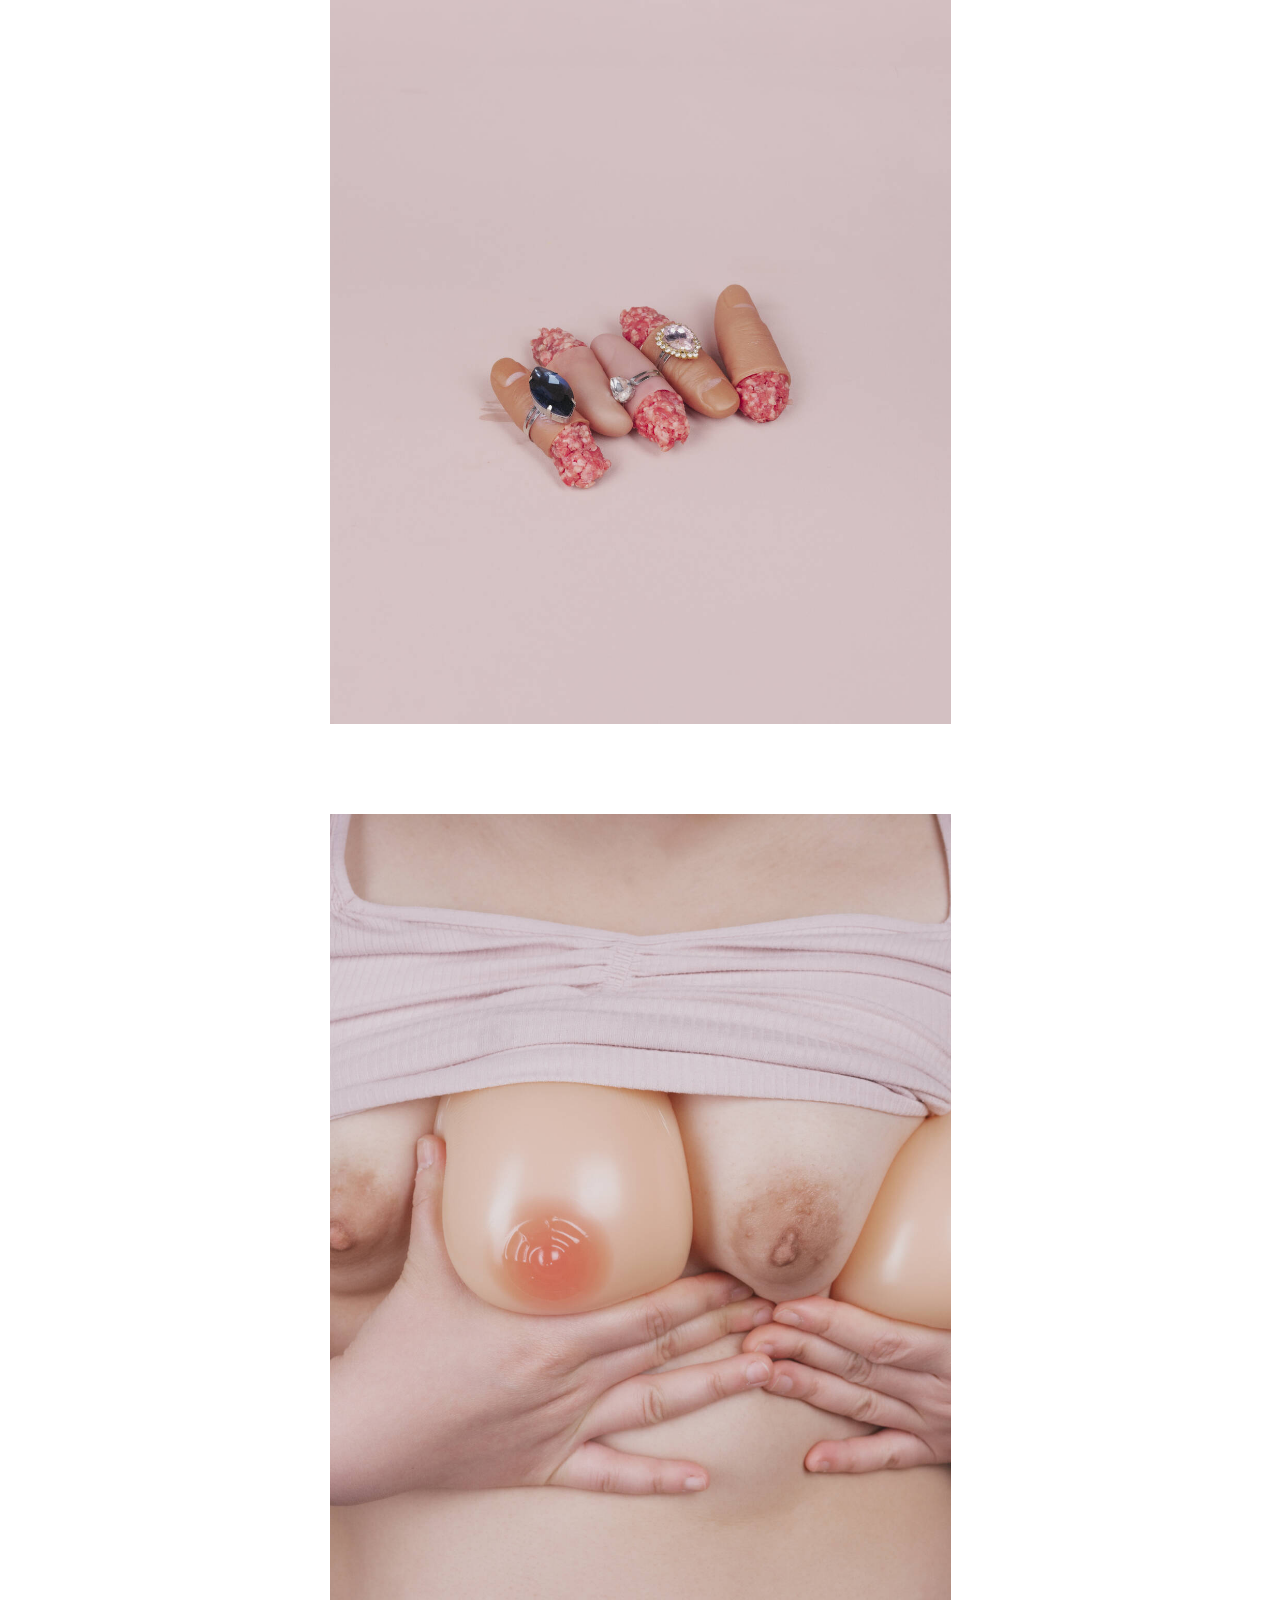
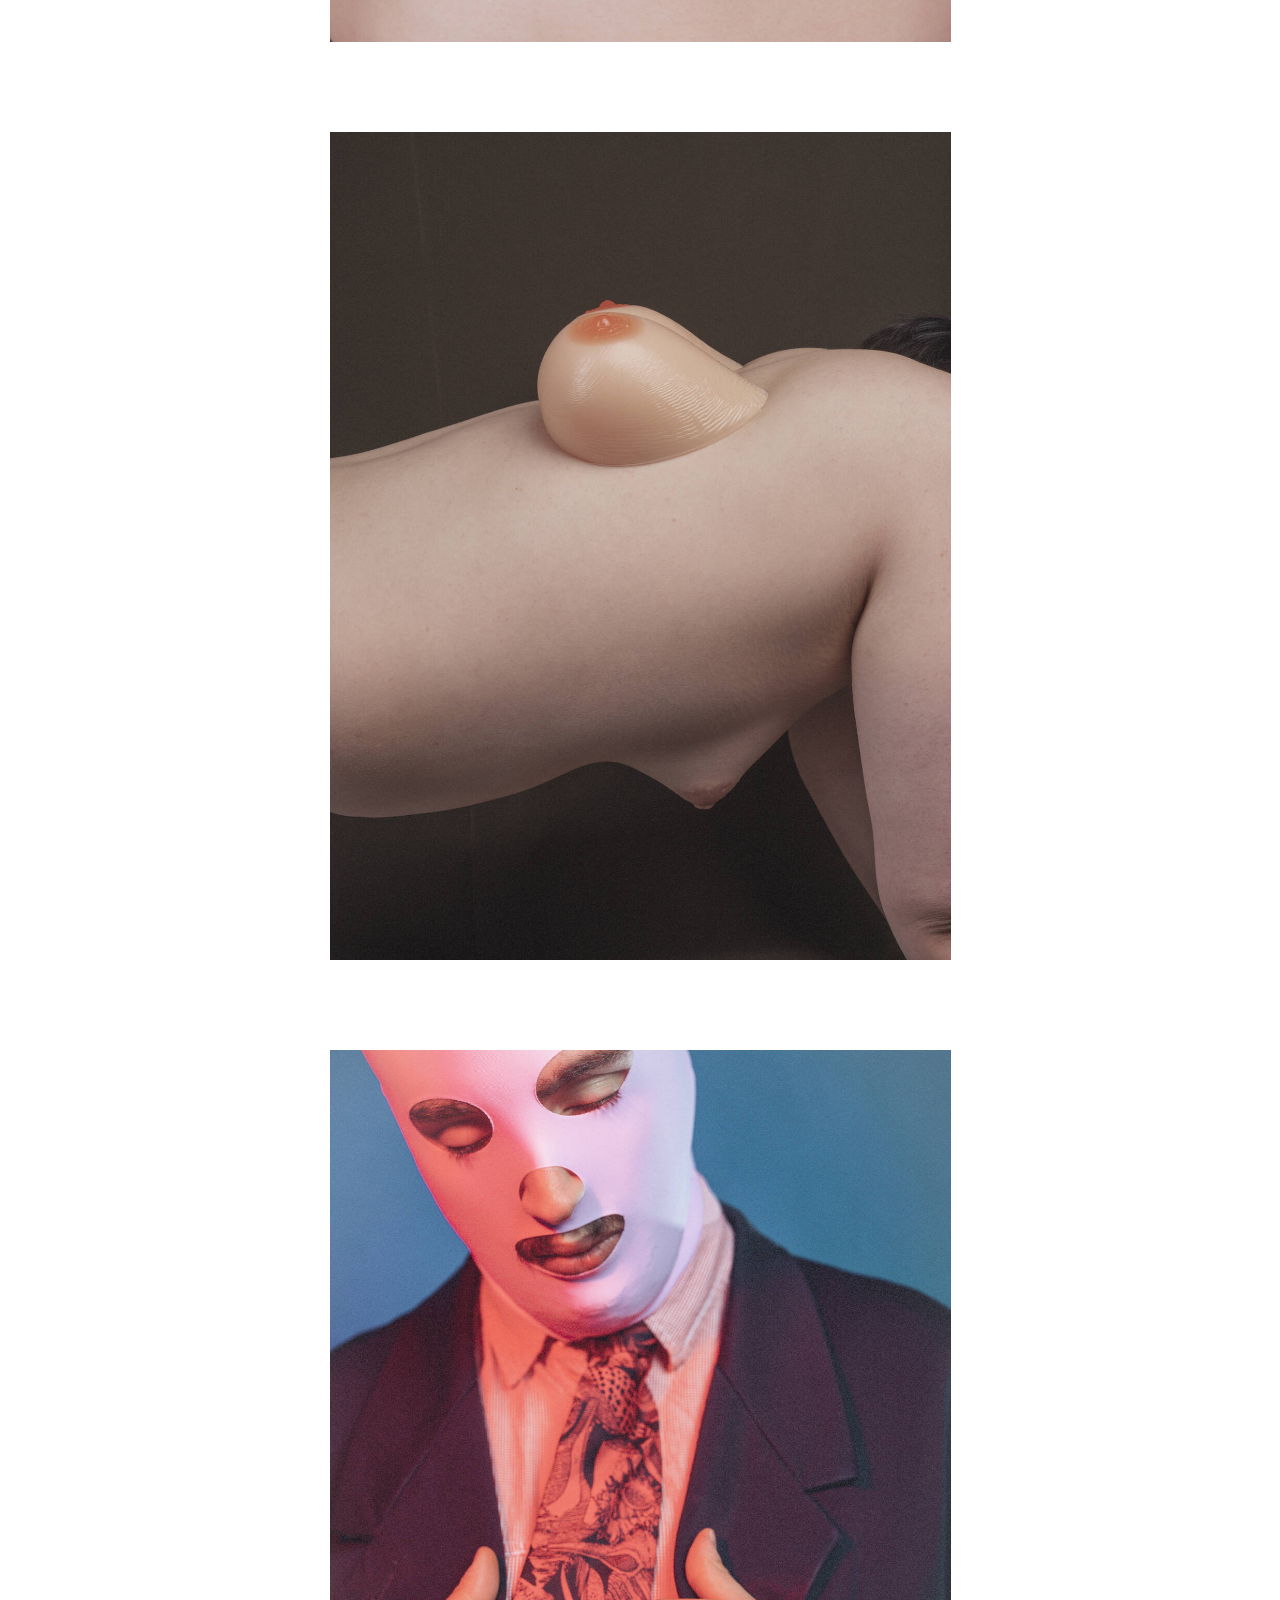
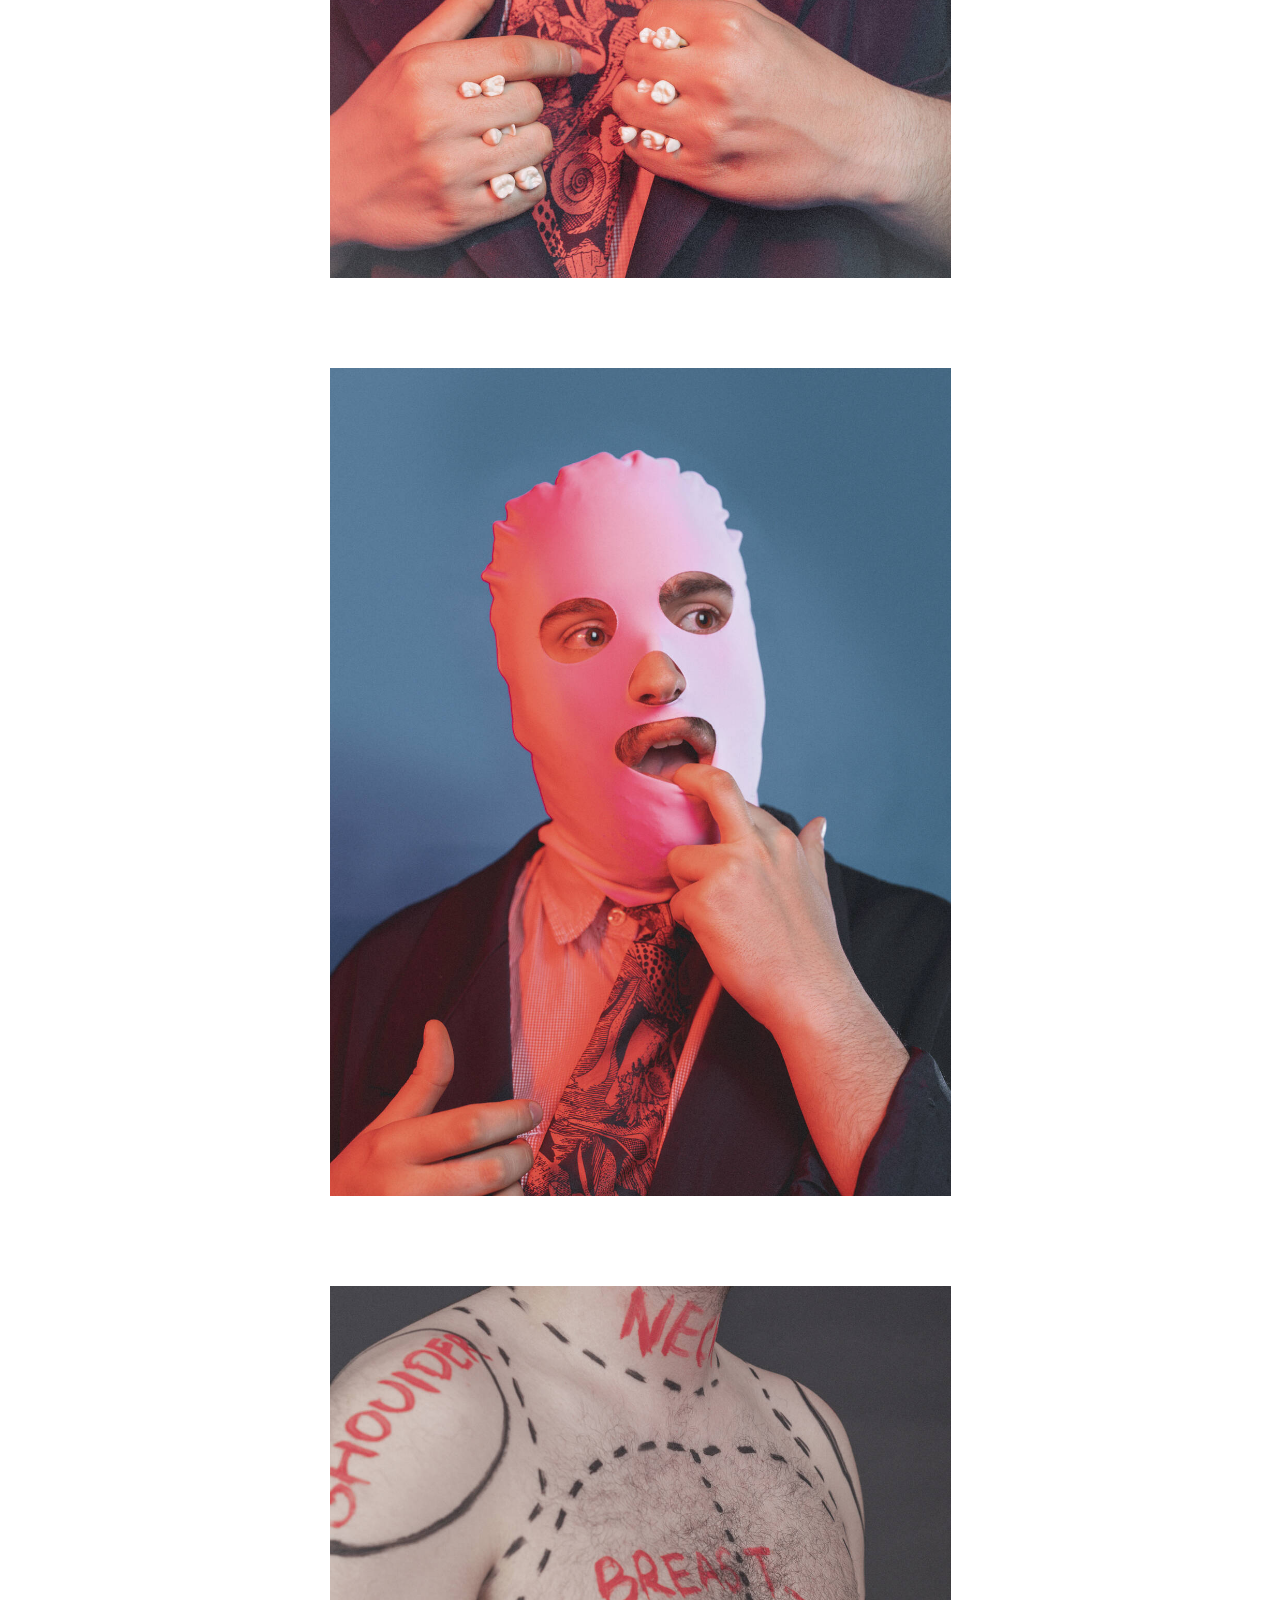
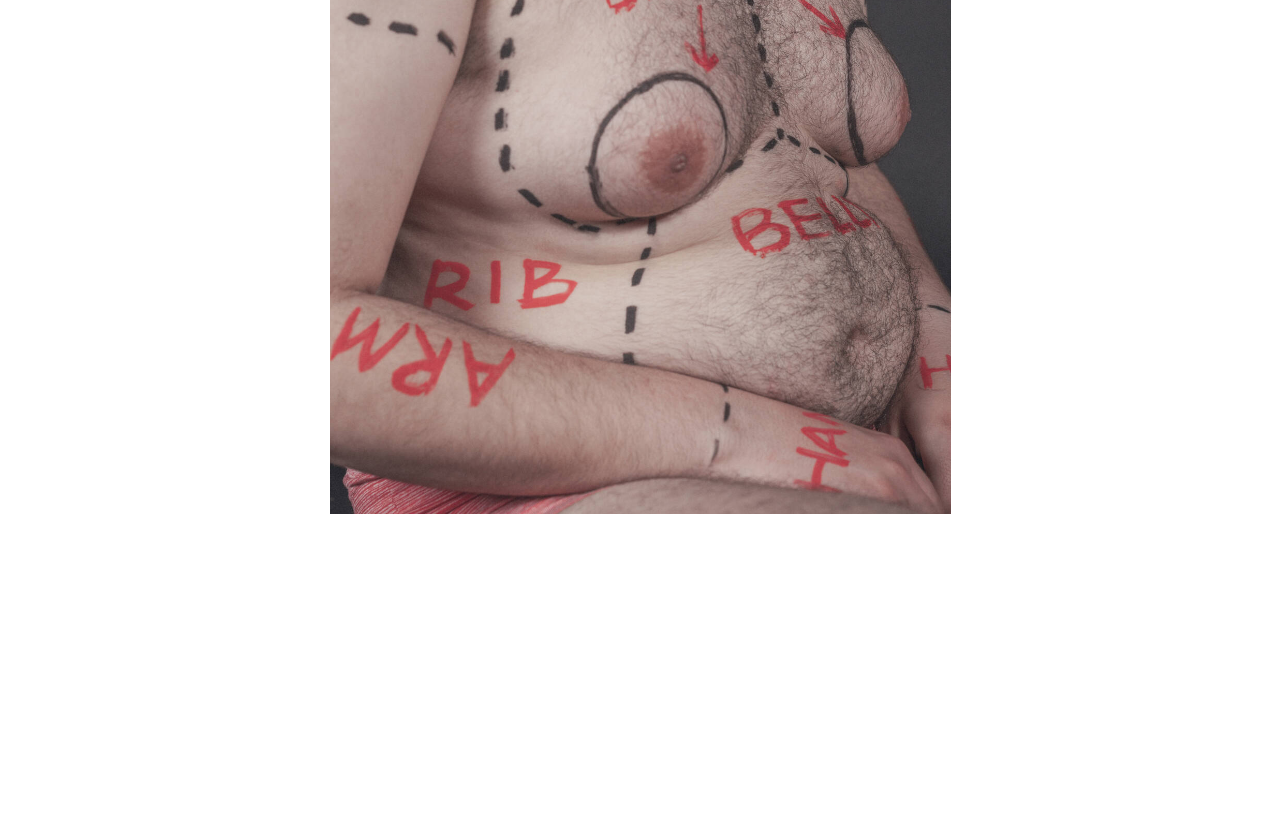
<file: Vera_Yijun_Zhou/index.html>
<!DOCTYPE html>
<html lang="en">
<head>
    <meta charset="UTF-8">
    <meta http-equiv="X-UA-Compatible" content="IE=edge">
    <meta name="viewport" content="width=device-width, initial-scale=1.0">
    <title>You are almost welcome</title>
    <link rel="shortcut icon" type="image/svg" href="../media/button-fill.svg"/>


    <meta name="description" content="Vera Yijun Zhou's Project"/>

    <meta name="subject" content="You Are Almost Welcome">
    <meta name="language" content="EN">
    <meta name="Classification" content="Photohraphy">
    <meta name="author" content="MA Photography and Society, KABK, Den Haag + Erica Gargaglione & Federico Poni">    <meta name="url" content="http://almostwelcome.com/">
    <meta name="identifier-URL" content="http://almostwelcome.com/">
    <meta name="coverage" content="Worldwide">
    <meta name="distribution" content="Global">


    <meta property="og:title" content="You Are Almost Welcome">

    <meta property="og:description" content="Vera Yijun Zhou's Project"/>

    <meta property="og:url" content="http://almostwelcome.com/Vera_Yijun_Zhou/">
    <meta property="og:image" content="http://almostwelcome.com/Vera_Yijun_Zhou/2.jpg">
    <meta property="og:site_name" content="Vera Yijun Zhou">
    


    <link rel="stylesheet" href="projectstyle.css" type="text/css">
</head>
<body>
    <nav>
        <a class="nav_home" href="../index.html">
            <img src="../media/button.svg">
            <img src="../media/button-fill.svg" class="button-fill">
        </a>
        <a class="previous" href="../Sophie_Allerding/"><img src="../media/previous.svg"></a>
        <h3>Vera Yijun Zhou</h3> 
        <a class="next" href="../Will_Boase/"><img src="../media/next.svg"></a>
    </nav>
    <header>
        
        <div class="author">
            <a href="https://zhouyijunvera.com/"><h3 id="name">Vera Yijun Zhou ↗</h3></a>
        </div> 
        <h1>Nice meating you</h1>
        
    </header>
    <div class="project-description">
       <p>
        Since I was born, I always felt like a naturally wild pig. That was, until one day when I was caught and put in a cage. “It is a necessary step”, said they. Me and my new cage-mates were taught to work hard to become better porkers. “This is the job of a pig”, said they. There was less food than pigs, so only the pigs who got up early and went to bed late fed well. Like good little pigs we huddled around the trough waiting for the moment that food would pour down; first come, first served. I no longer thought about freedom, that's for wild pigs. The frequent feeding loosened my bowels, but soon even this was not enough to empty my body and I began to vomit. It was like my body was rebelling against its obesity. Yet I still fought for food, fighting to be first in the queue and opening my mouth to be fed, even though it was far more than I could digest. 
       </p>
       <p>Then one day I was loaded into a container and shipped to a farm on the other side of the ocean. “Those faraway pigpens are better- they’re so big that you can't see the fences, and every day fresh food is prepared and served to you. You are lucky to be chosen! You will become good pork” said they, “but such an easy life takes away the dignity of being a pig.” </p>
       <p>The new pigpen was indeed so big, and it was shared with other animals who were all preparing to become meat too. It was so big that most of the animals hadn't even reached its fence. Indeed, some were not even aware of its existence! I had heard that if a farm is built large enough, the meat will be delicious enough.</p>
       <p>“Be careful to speak correctly, pig. You are not allowed to talk about ‘meat’ anymore, the word objectifies the animals” said they, “Be strong and independent, you are a sow.”</p>
       <p>I stopped thinking about what the future might bring, and focused on improving my awareness of pigentity and pigender by fragmented visual stimulation on a black screen. I started to feel like a special pig as political ideas began to take root in my mind unasked, as if blown on the wind. I paid close attention to the election even though pigs like me can’t vote. The poll’s big winners made the other animals happy - they had campaigned on promises of bigger fences, better diet, more entertainment, and faster weight gain. The pigpen became chaotic, as everyone wanted to be heard, every one offering comments on others’ behavior.</p>
       <p>Finally, the day arrived and I was loaded into a truck, packed tightly with my peers. In a clean, orderly way we were slaughtered and our bodies disassembled by a cold iron machine. Chunks of me were placed on styrofoam plates and wrapped in clingfilm. Each part was labeled - chop, 20€ per kilo, expiring in seven days; loin, 25€ per kilo, bio-organic. But nobody was interested, even though I was pink and fresh, a perfect pig.</p>
       <p>Time passed and at last, I was picked up and placed under a bright light. A shutter clicked and my image was printed on the supermarket discount leaflet - 25% OFF, TODAY ONLY! The effort had been made, my chance had been taken, and I didn’t have to stay long in the freezer before being taken away by customers who didn’t see why it matters that pork comes from pigs. The last piece of me was picked up, scanned, paid for and taken by a fat, happy man just as the shop was closing. Nobody who ate me that night remembered the pig I once was as they chewed on me, no one cared about how hard I worked to grow as they gnawed the last scraps of flesh off my bones, and no one thought about the unique pig I once was as they put me on their plate.</p>
       <p>After dinner, the fat man puts down his cutlery and wipes his mouth. “The pork was overcooked,” he says to himself. A disappointing meal is a shame after a long day of work at his dull but necessary job in an energy company. He actually studied music in his bachelor degree, but he can’t even think when was the last time he played the bass. Perhaps a year ago when he was drunk at a friend’s birthday party? Without leaving the table or speaking another word, he takes his phone out of his pocket and opens Instagram.</p>
        
    </div>
    <div class="gallery">
        <img src="0.jpg" alt="01">
        <img src="1.jpg" alt="02">
        <img src="2.jpg" alt="03">
        <img src="3.jpg" alt="04">
        <img src="4.jpg" alt="05">
        <img src="5.jpg" alt="06">
        <img src="6.jpg" alt="07">
               
    </div>
</body>
</html>
</file>
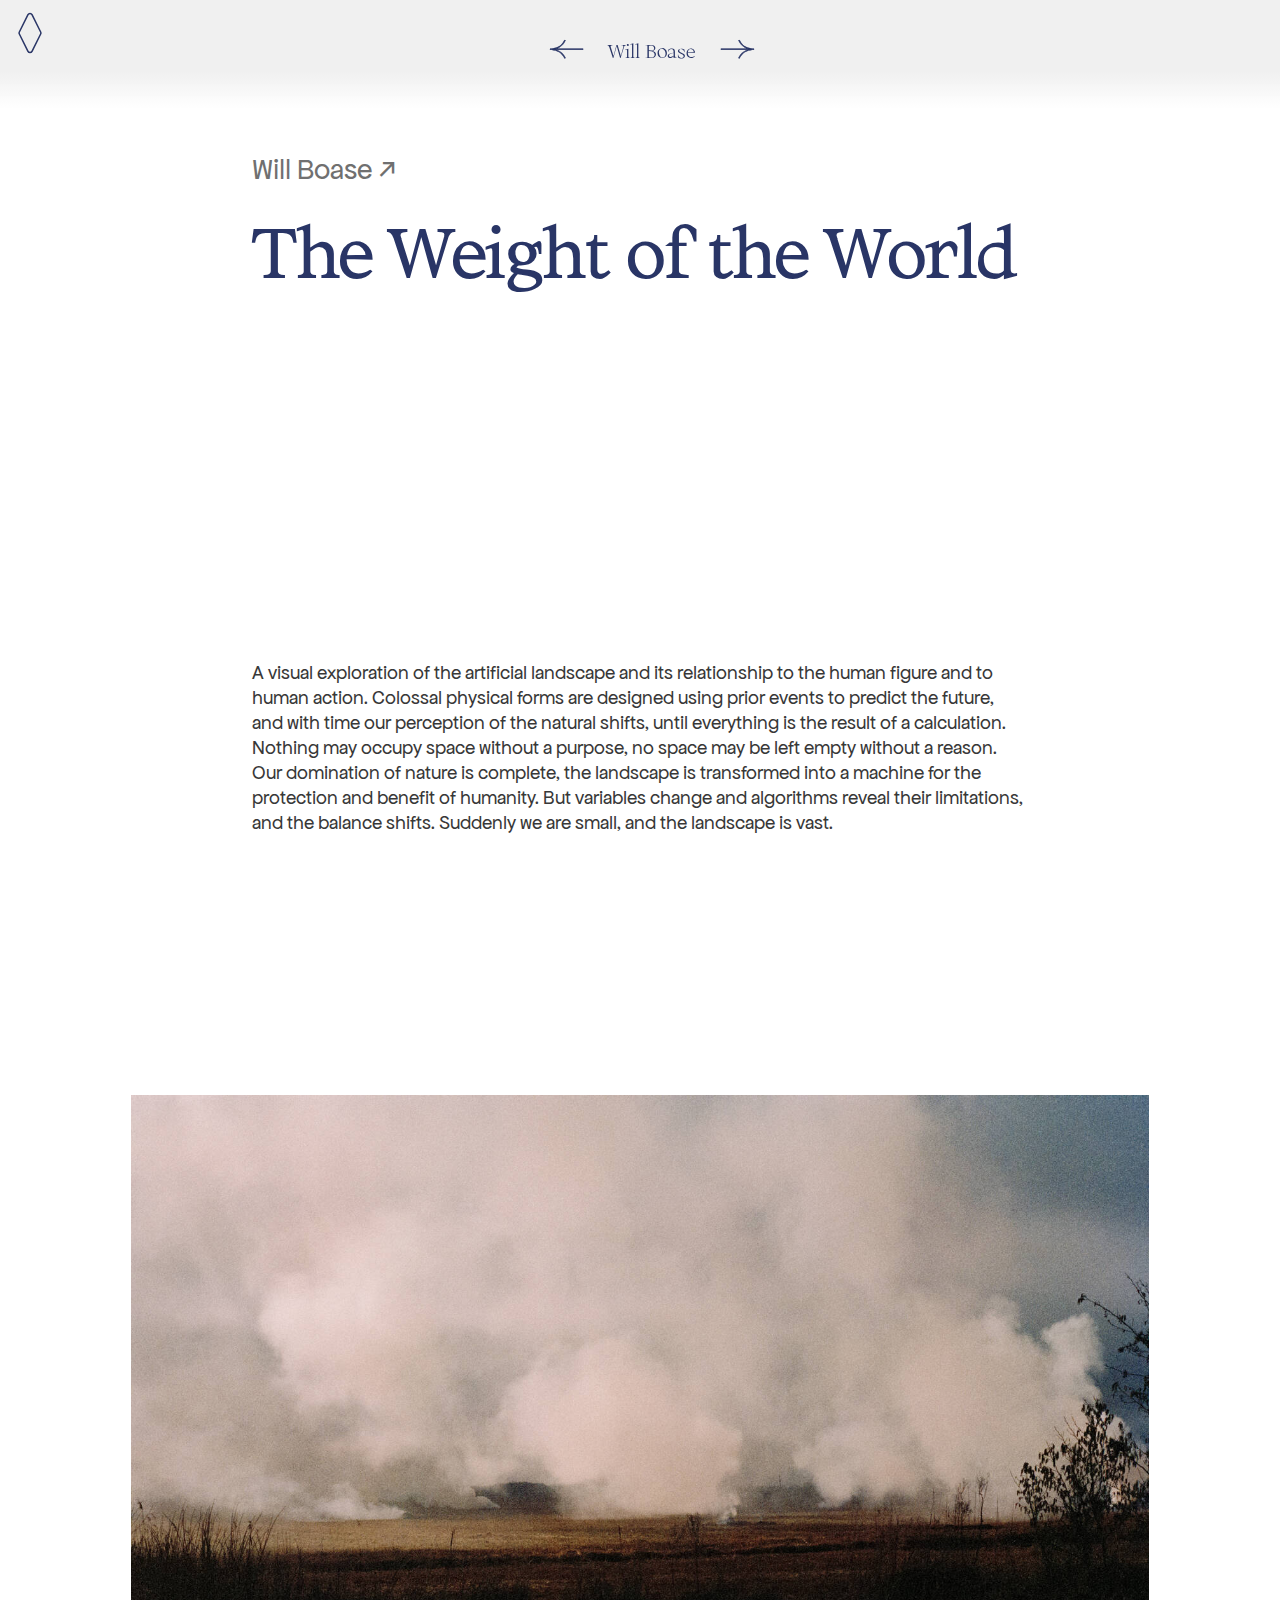
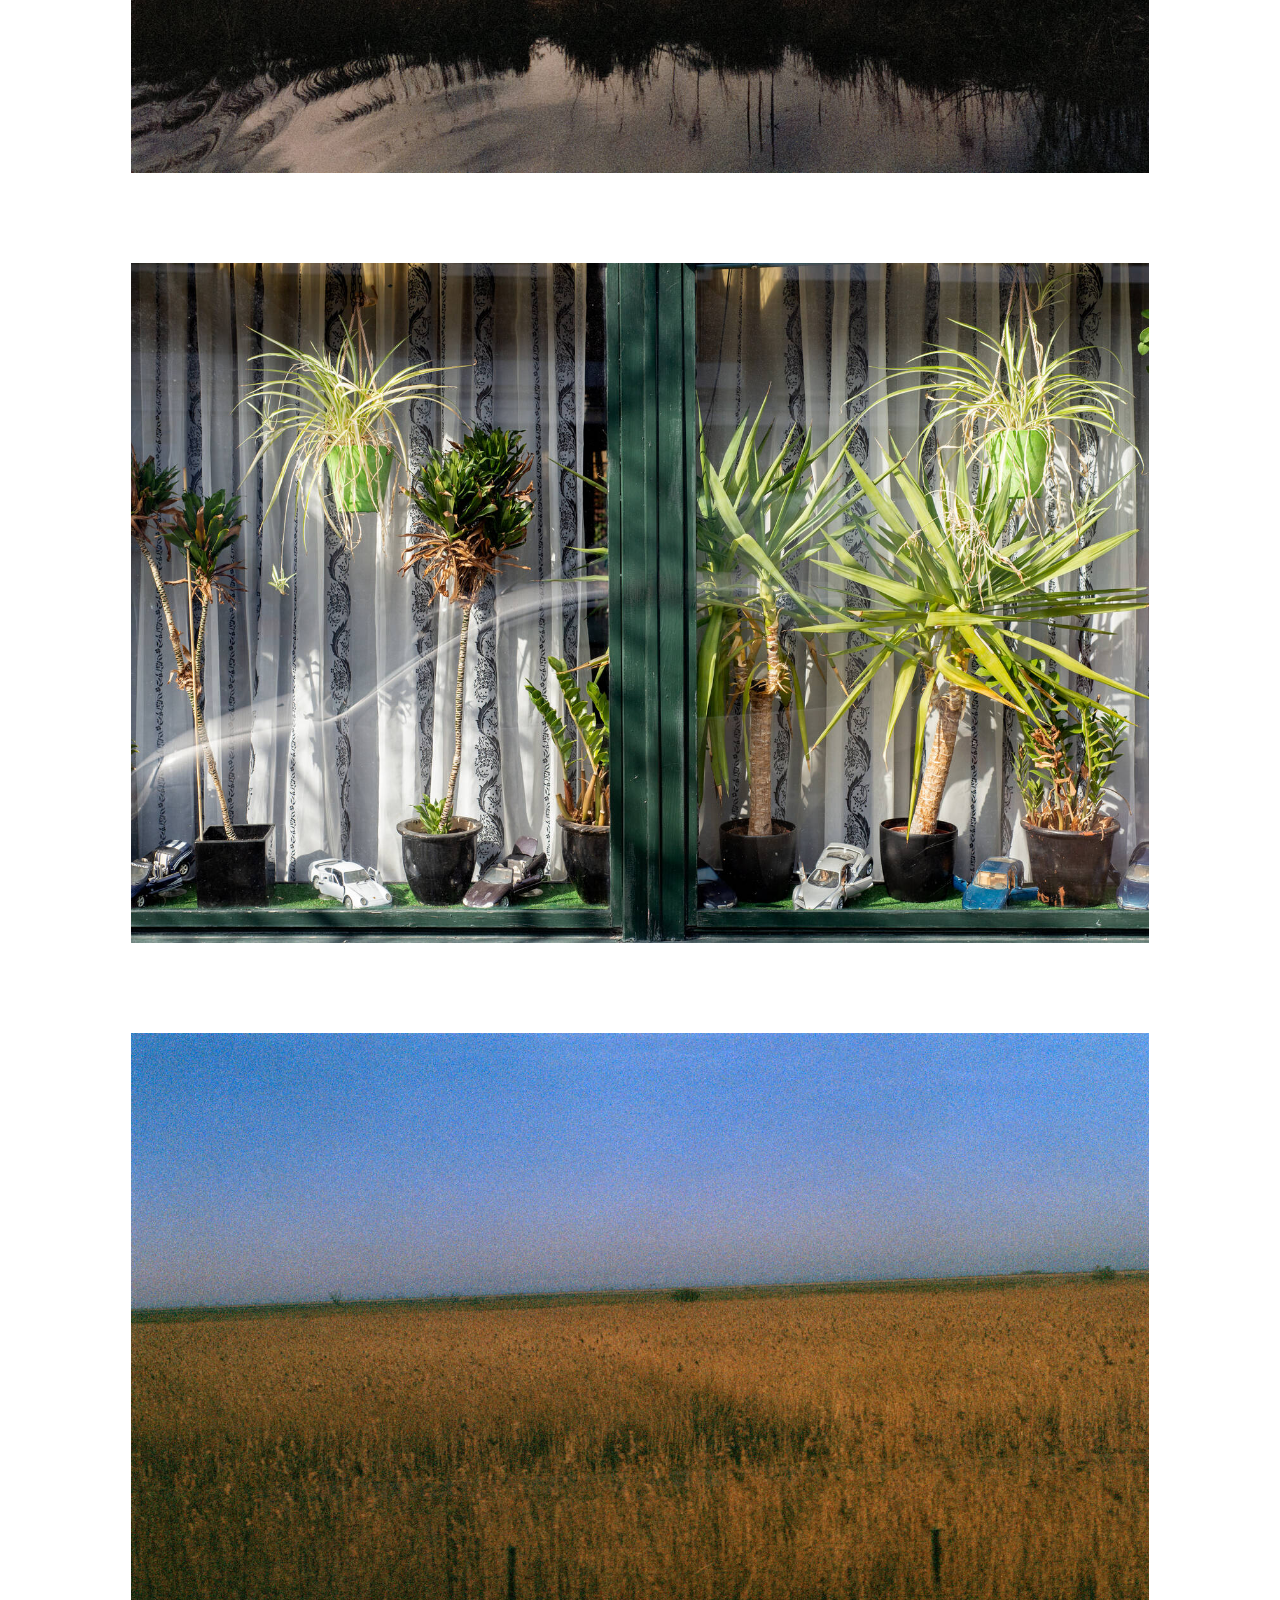
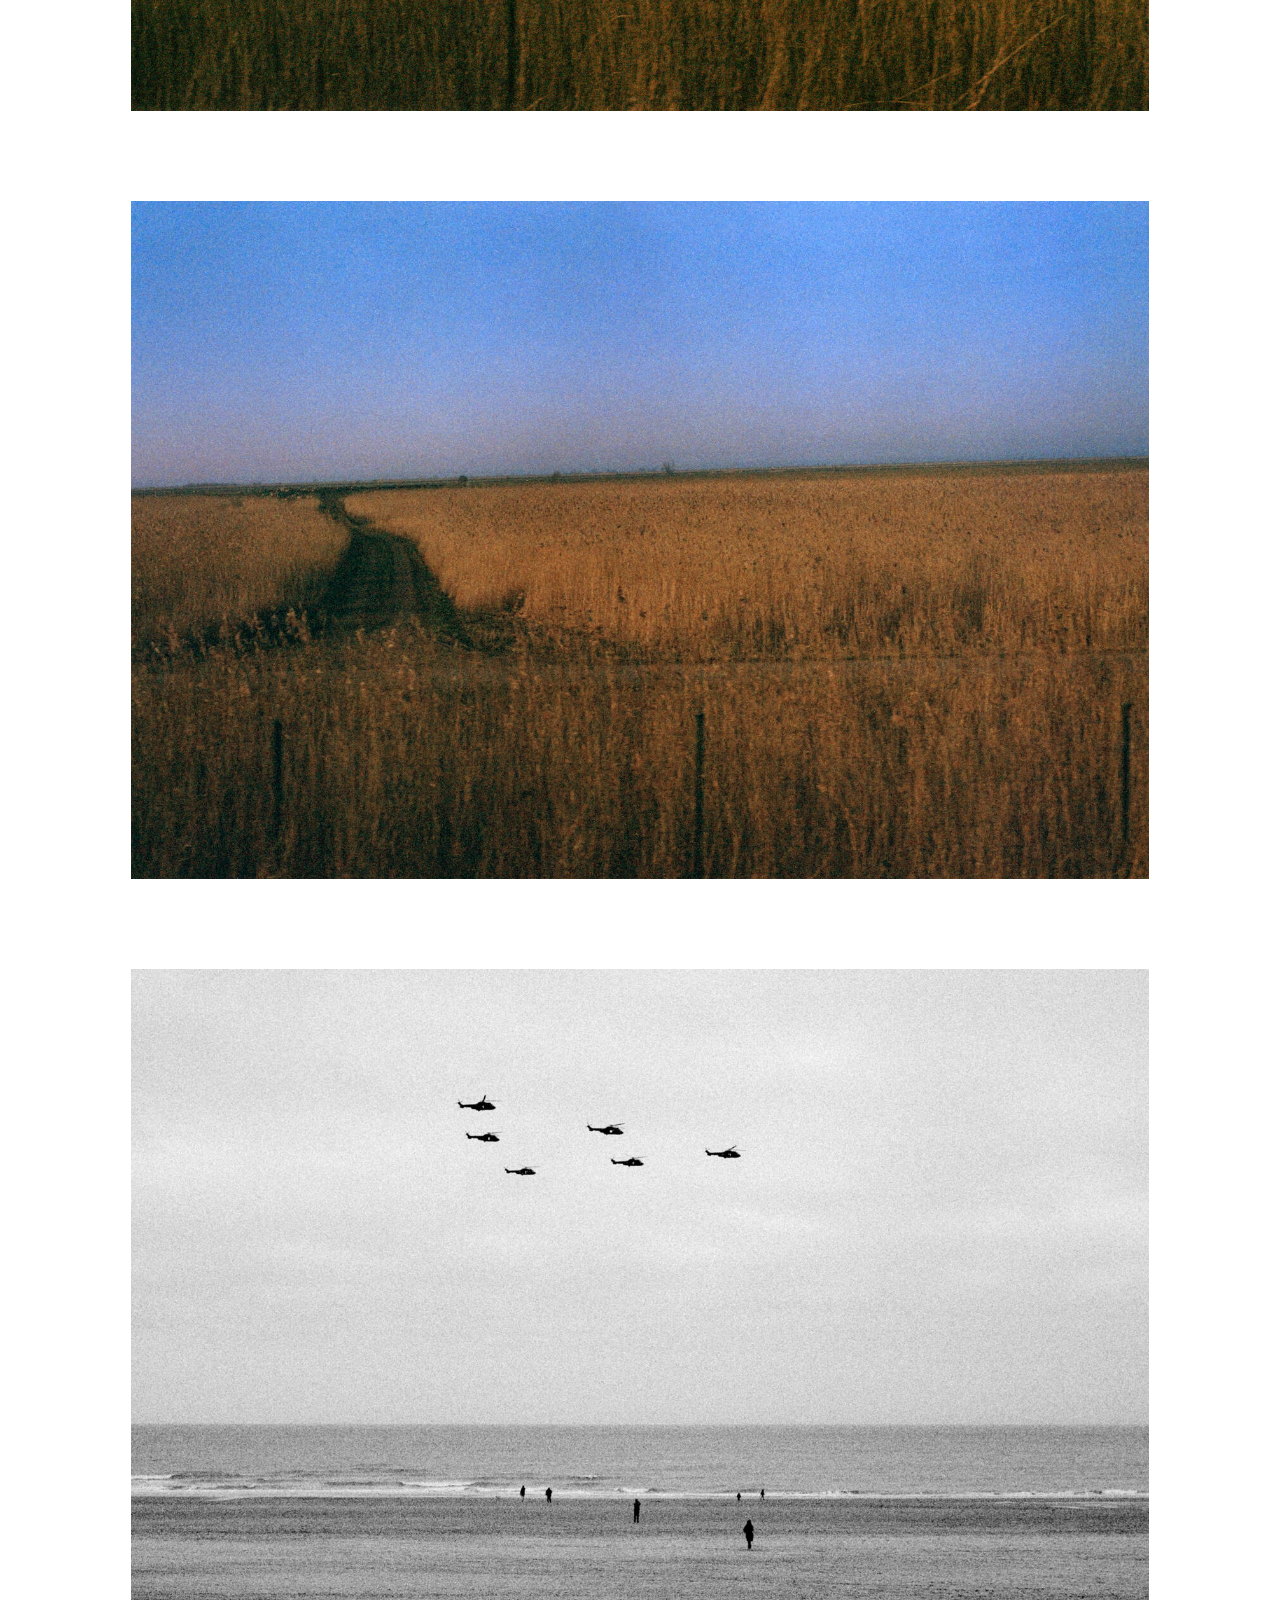
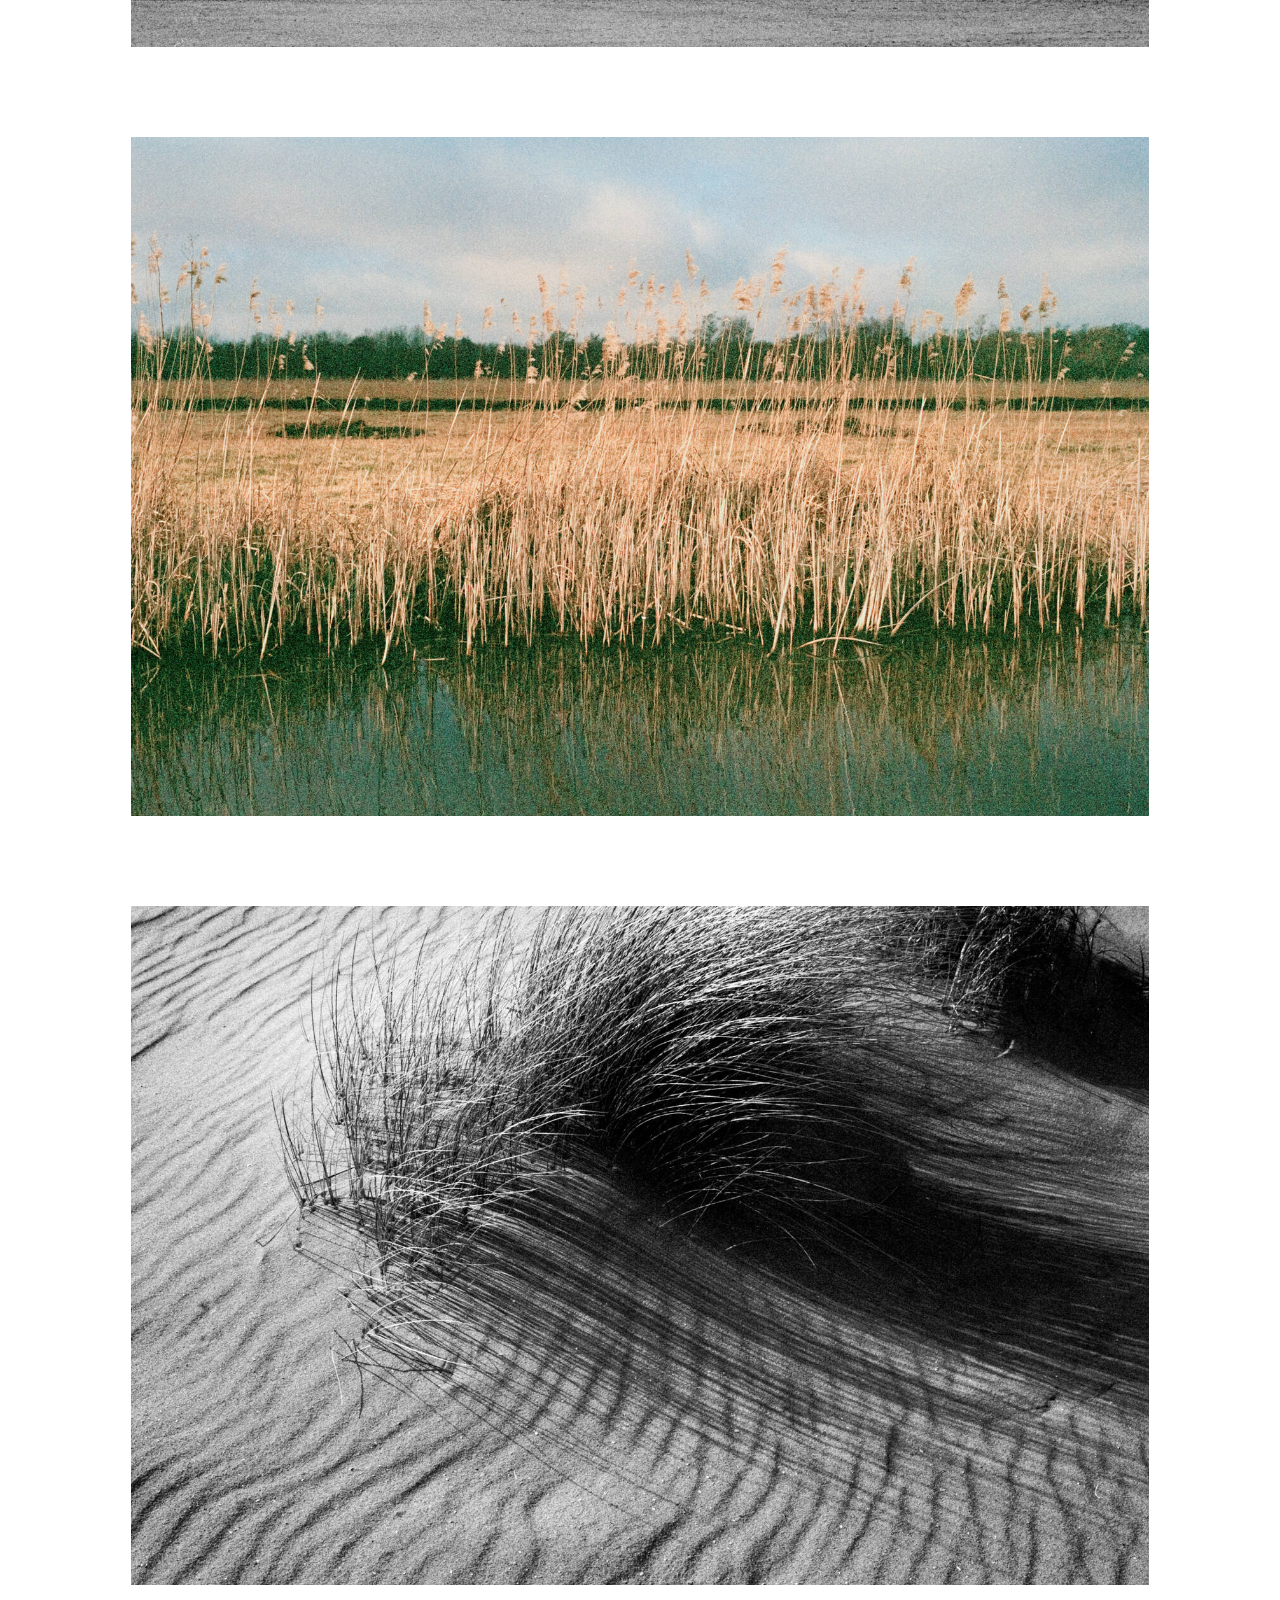
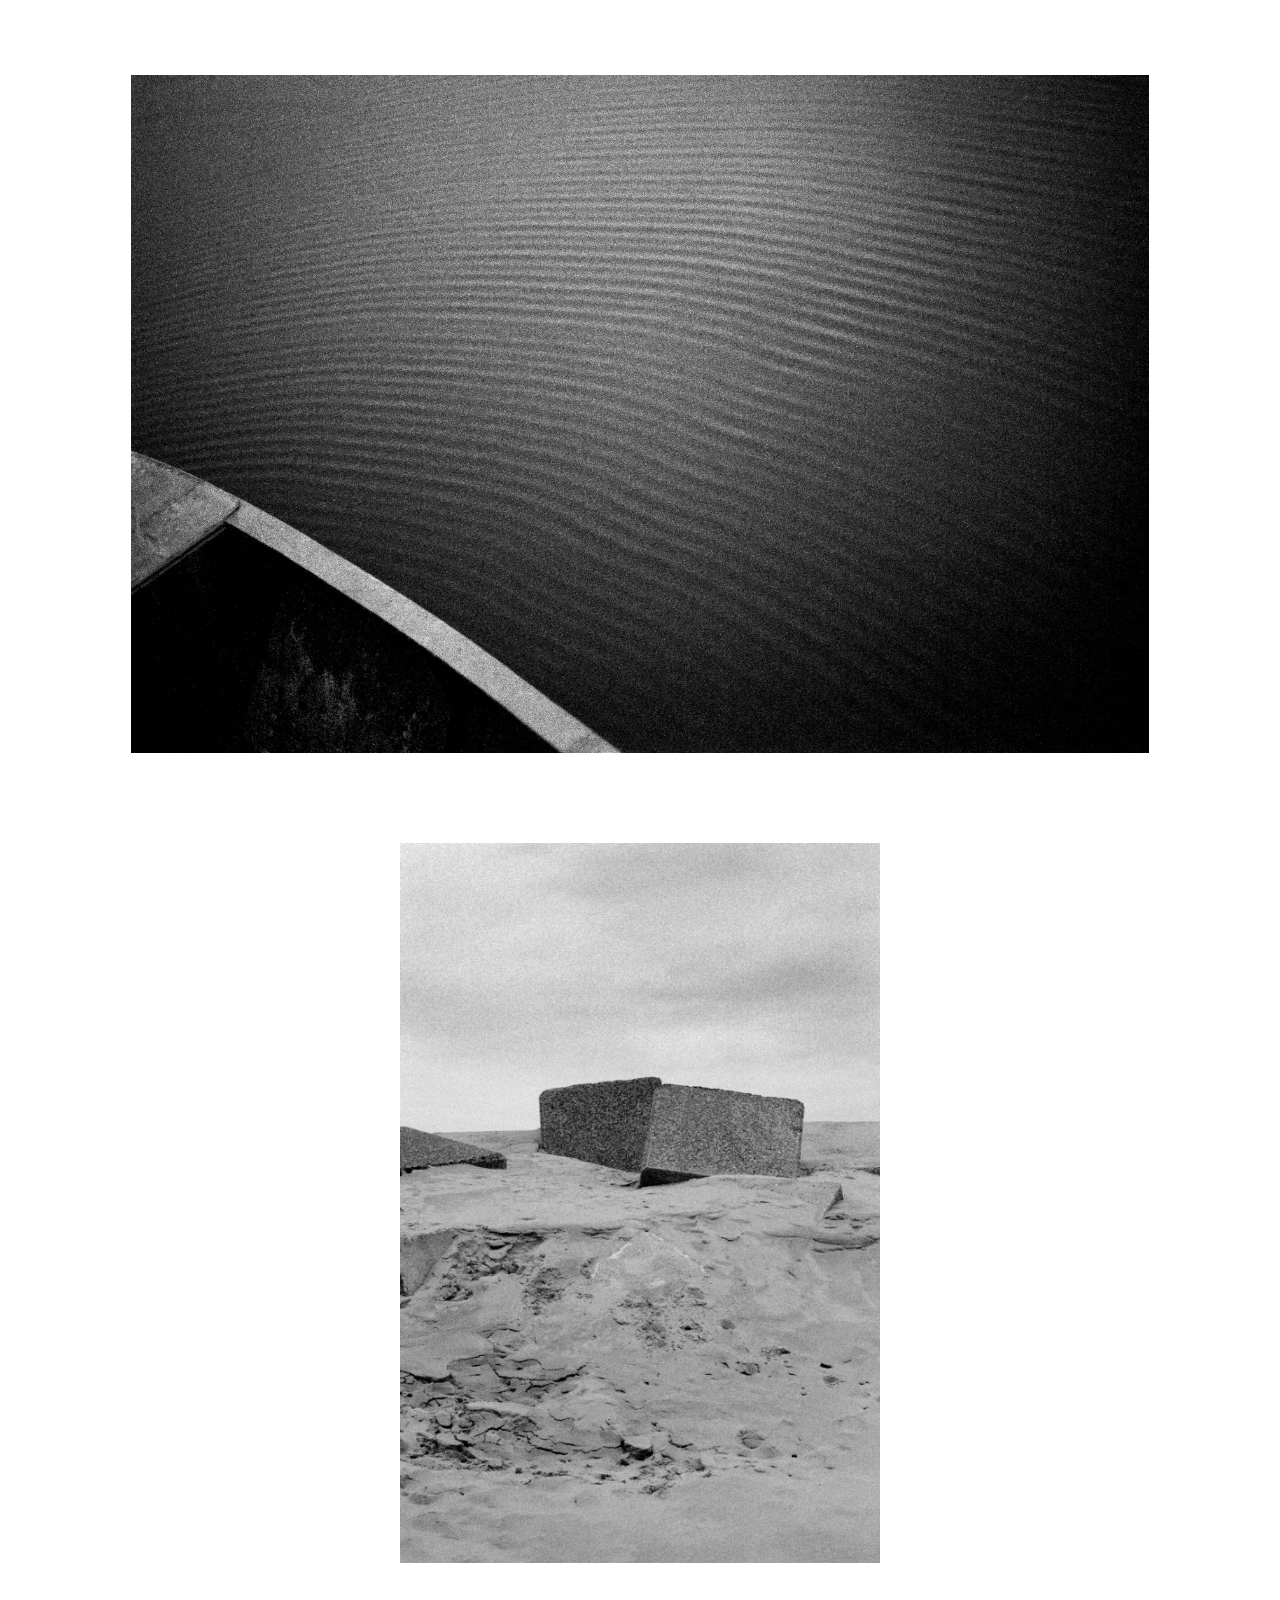
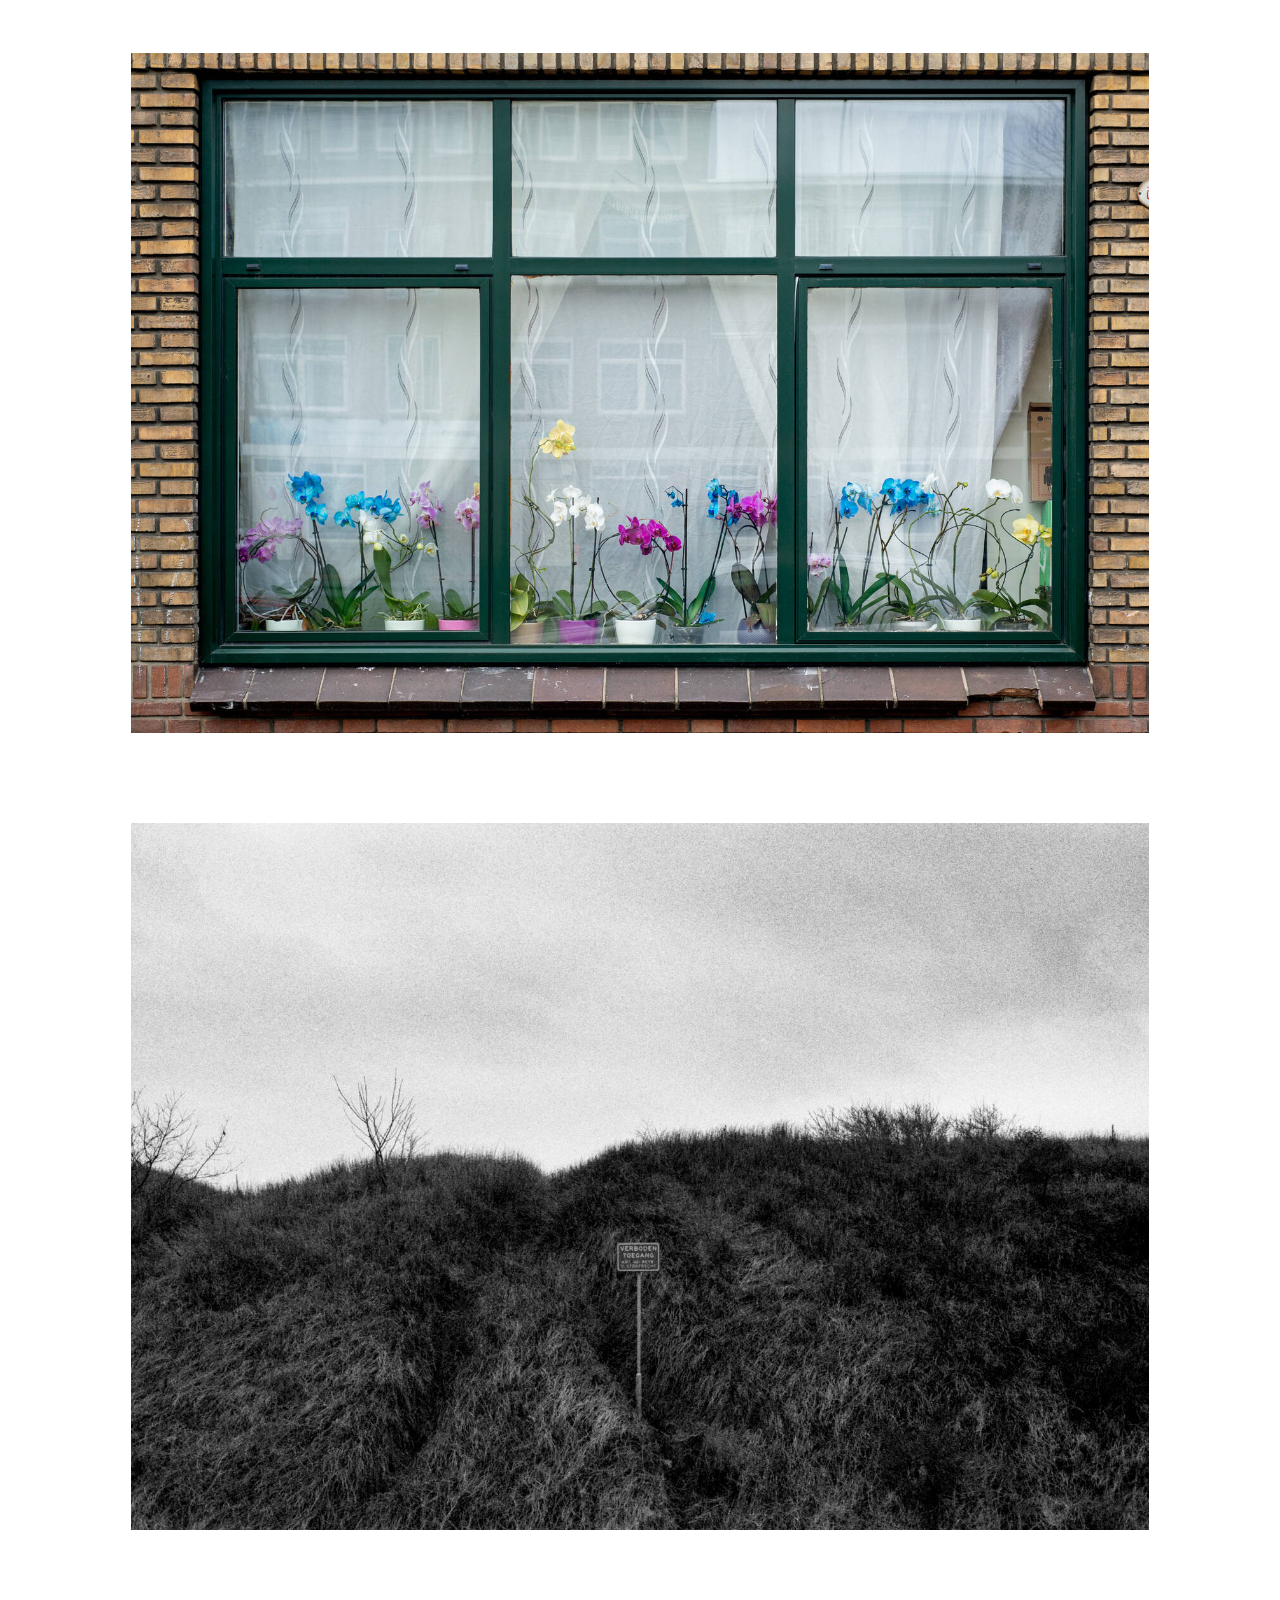
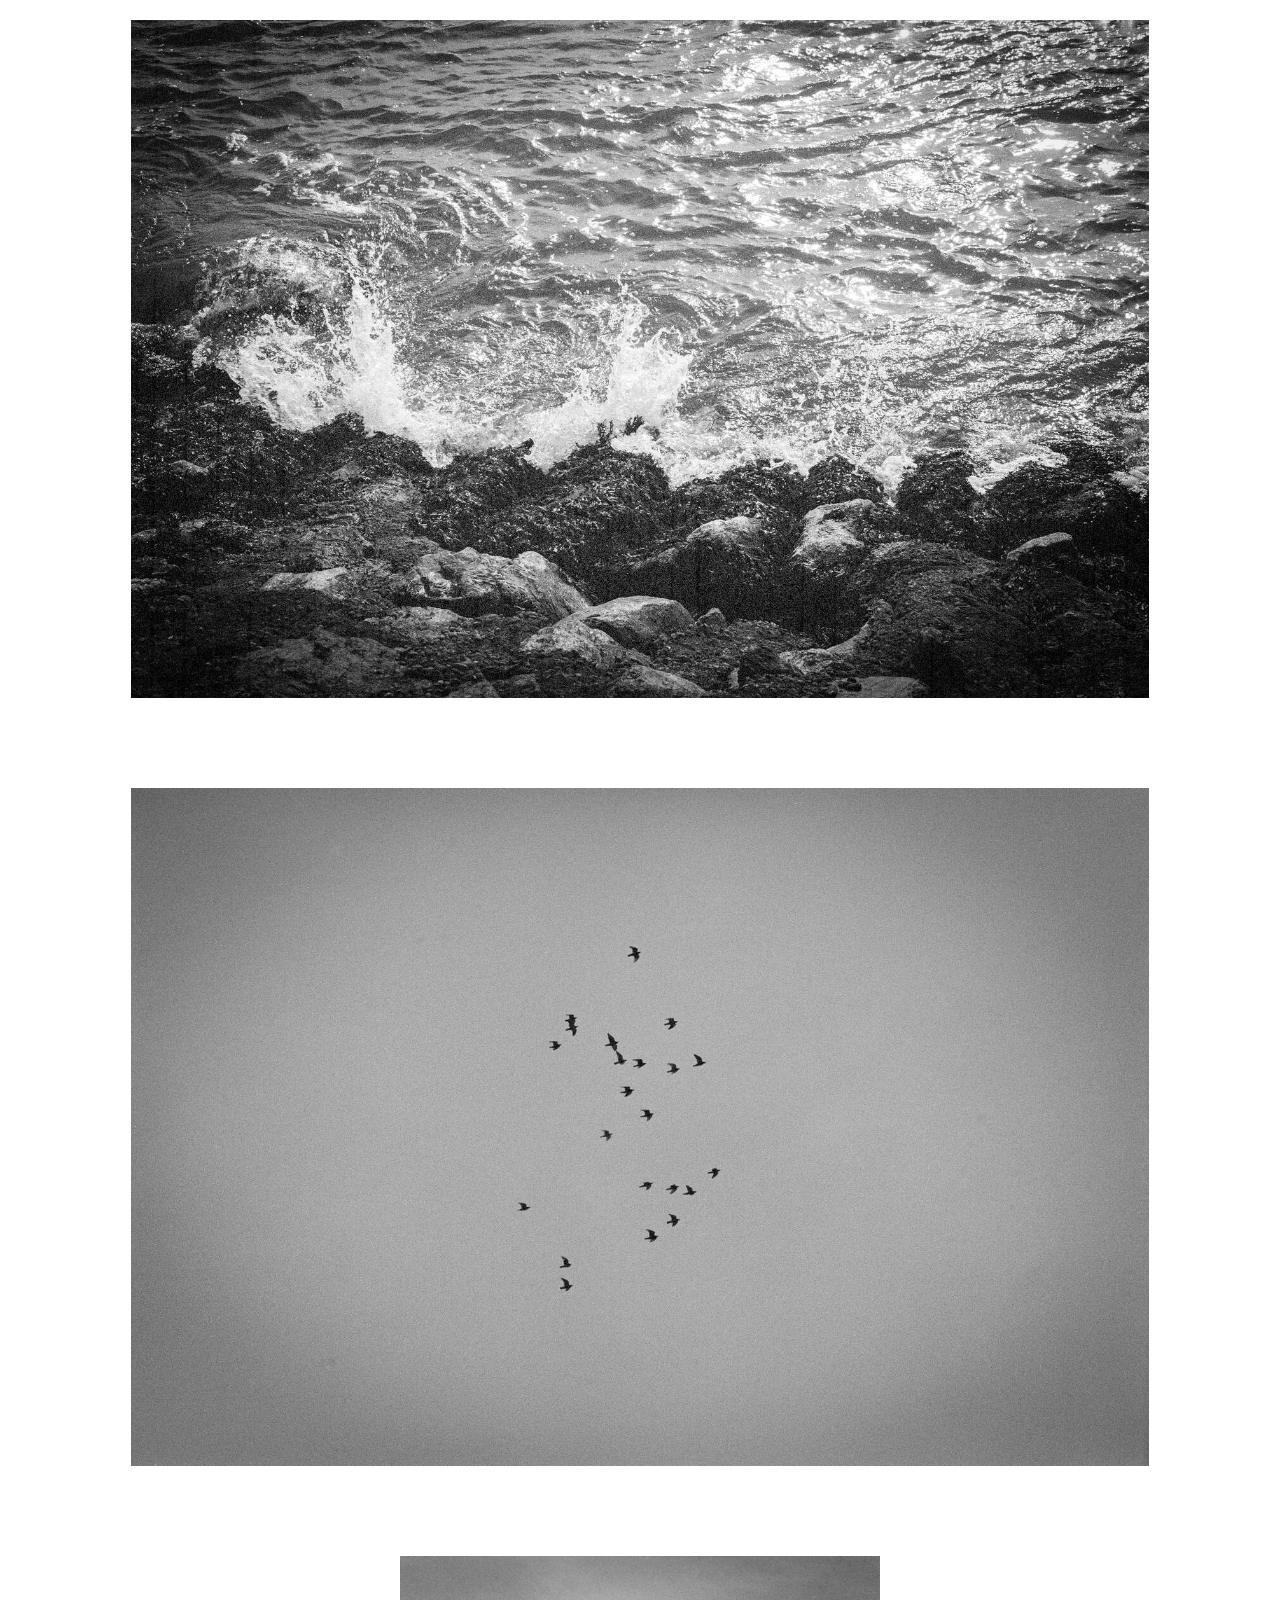
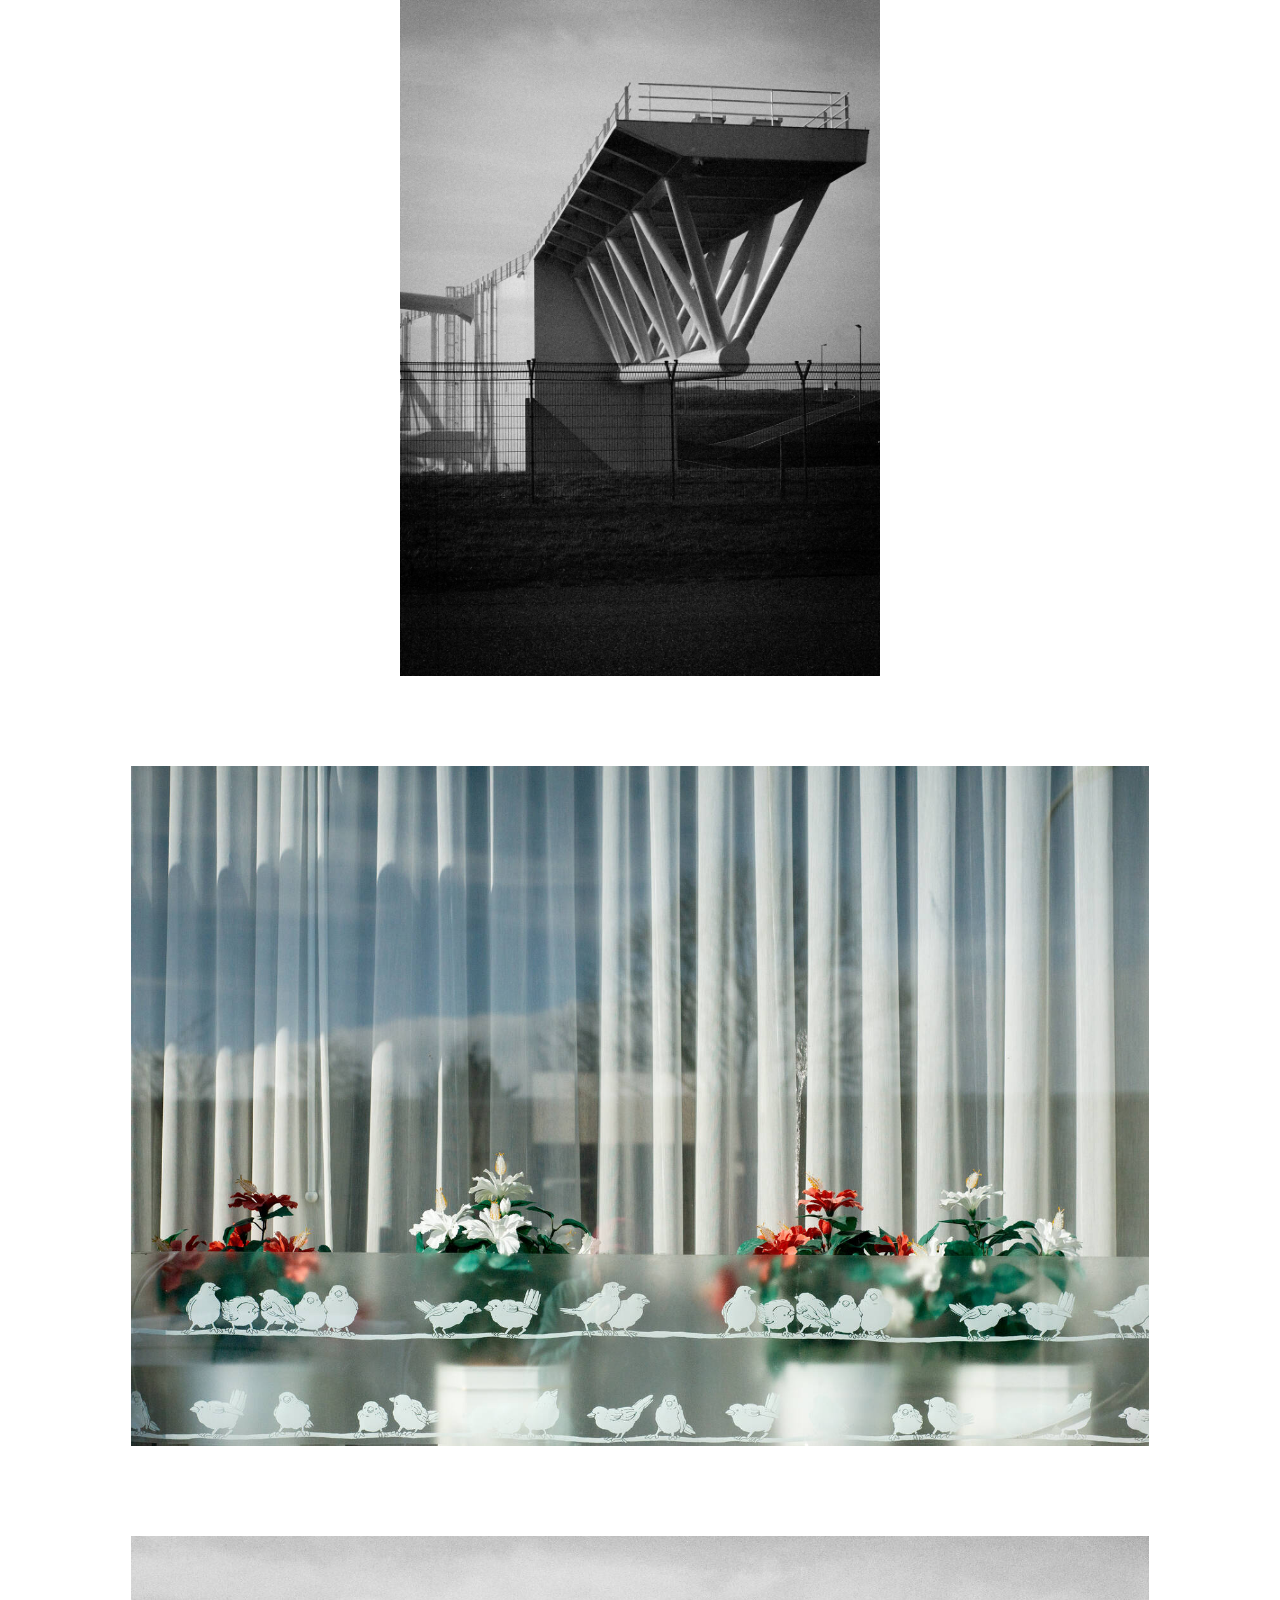
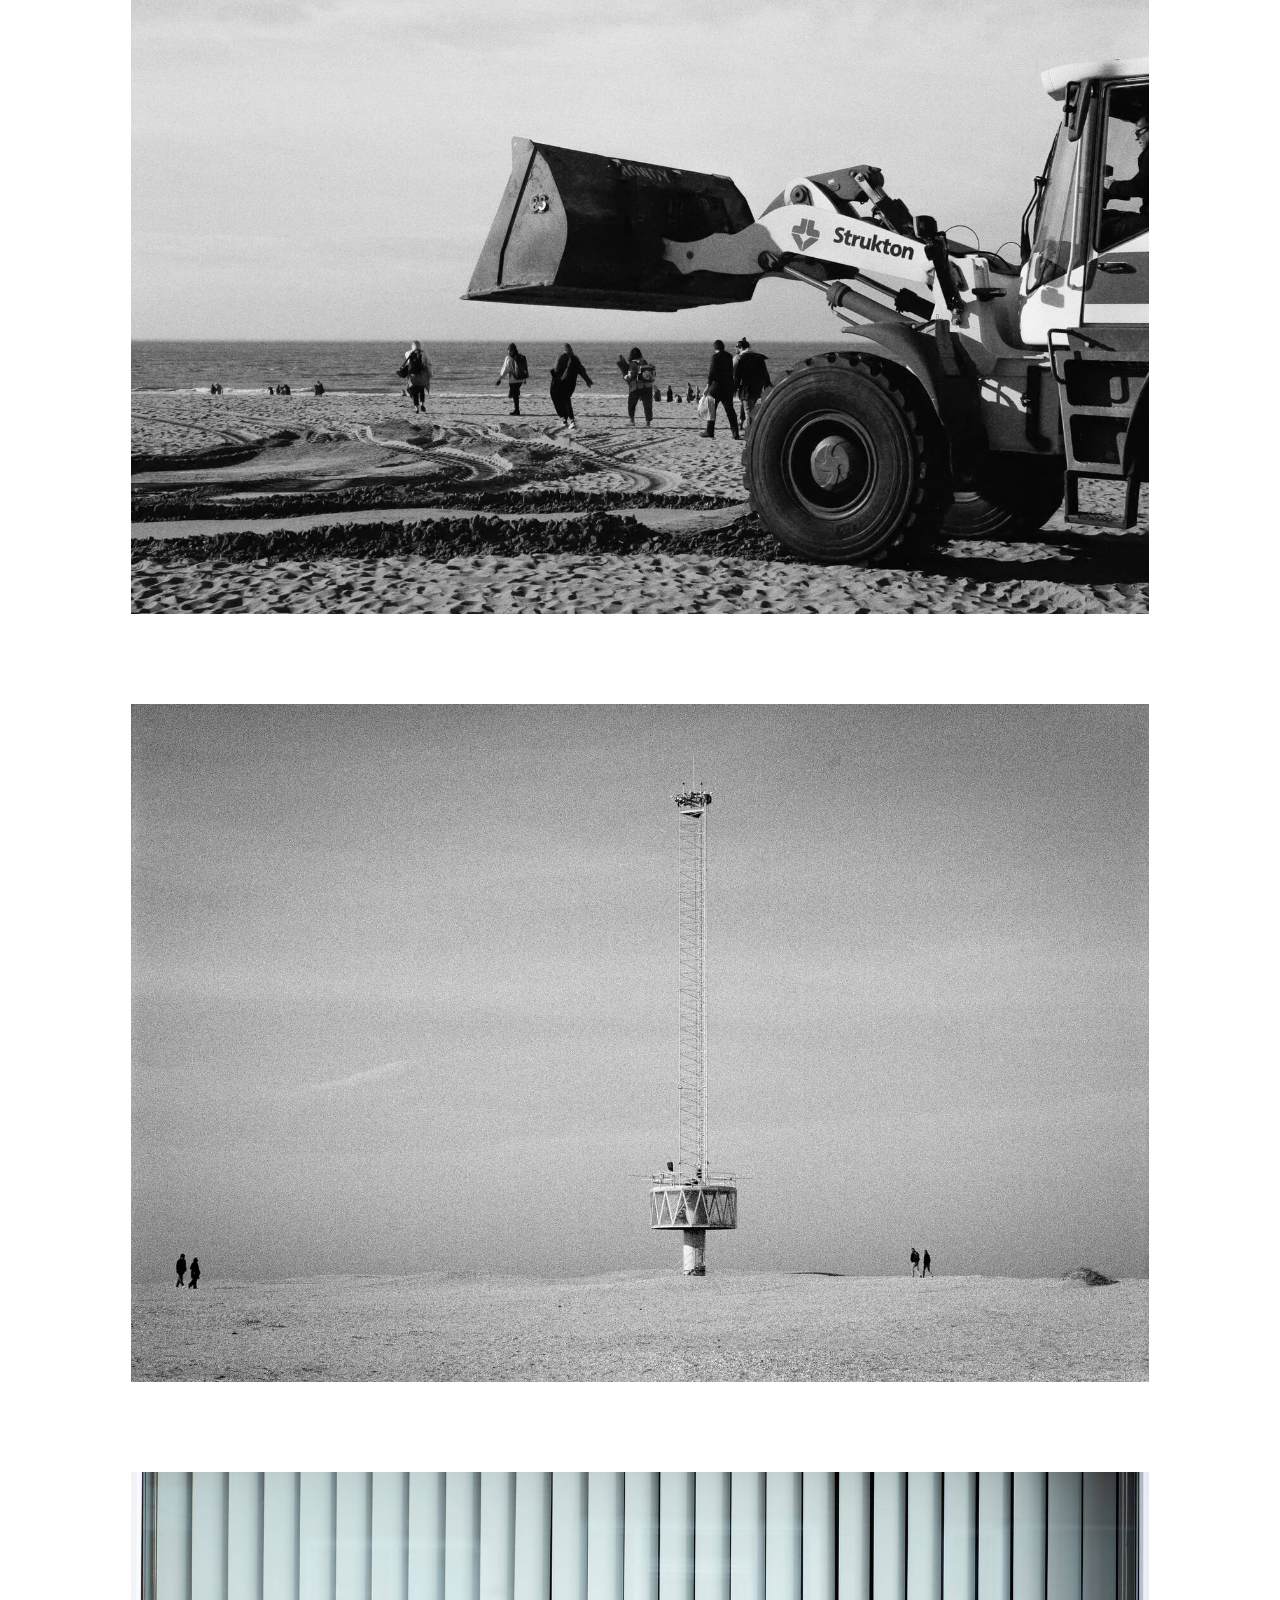
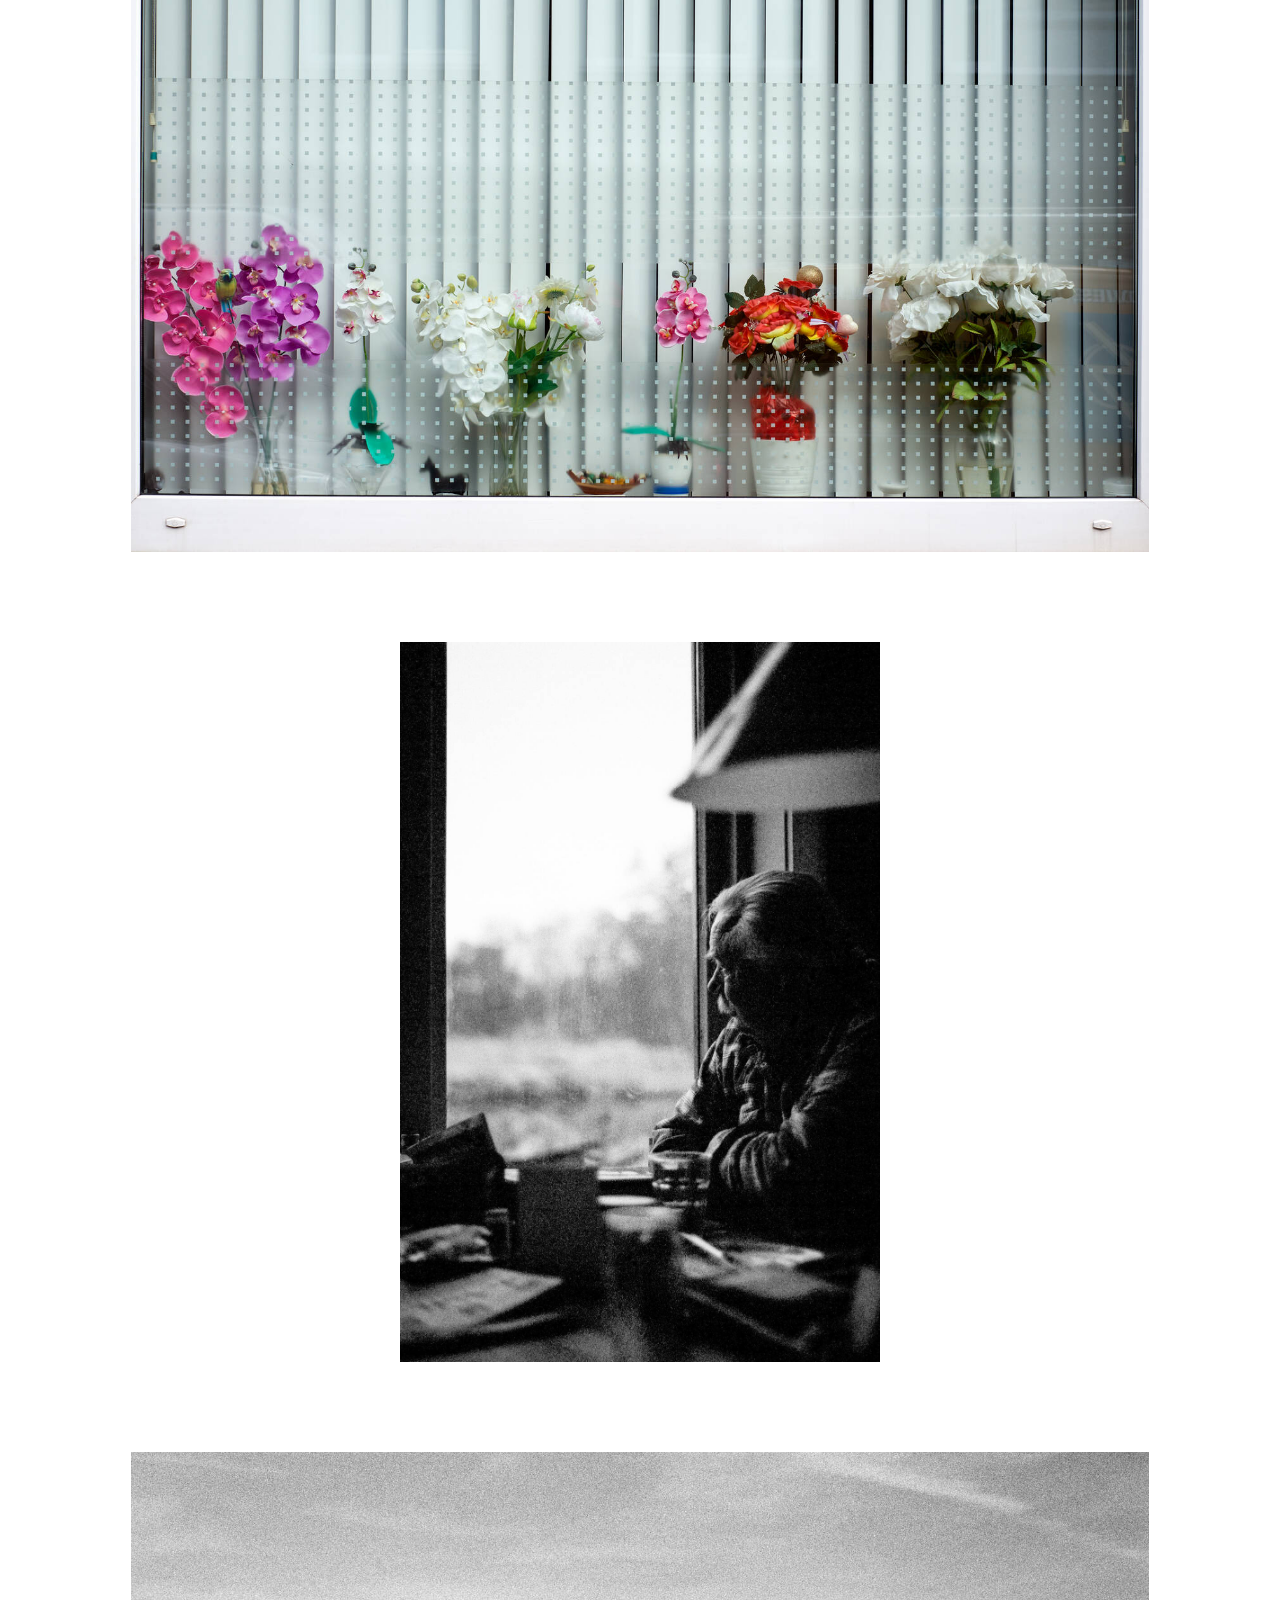
<file: Will_Boase/index.html>
<!DOCTYPE html>
<html lang="en">
<head>
    <meta charset="UTF-8">
    <meta http-equiv="X-UA-Compatible" content="IE=edge">
    <meta name="viewport" content="width=device-width, initial-scale=1.0">
    <title>You are almost welcome</title>
    <link rel="shortcut icon" type="image/svg" href="../media/button-fill.svg"/>


    <meta name="description" content="Will Boase's Project"/>

    <meta name="subject" content="You Are Almost Welcome">
    <meta name="language" content="EN">
    <meta name="Classification" content="Photohraphy">
    <meta name="author" content="MA Photography and Society, KABK, Den Haag + Erica Gargaglione & Federico Poni">    <meta name="url" content="http://almostwelcome.com/">
    <meta name="identifier-URL" content="http://almostwelcome.com/">
    <meta name="coverage" content="Worldwide">
    <meta name="distribution" content="Global">


    <meta property="og:title" content="You Are Almost Welcome">

    <meta property="og:description" content="Will Boase's Project"/>

    <meta property="og:url" content="http://almostwelcome.com/Will_Boase/">
    <meta property="og:image" content="http://almostwelcome.com/Will_Boase/2.jpg">
    <meta property="og:site_name" content="Will Boase">
    



    <link rel="stylesheet" href="projectstyle.css" type="text/css">
</head>
<body>
    <nav>
        <a class="nav_home" href="../index.html">
            <img src="../media/button.svg">
            <img src="../media/button-fill.svg" class="button-fill">
        </a>
        <a class="previous" href="../Vera_Yijun_Zhou/"><img src="../media/previous.svg"></a>
        <h3>Will Boase</h3> 
        <a class="next" href="../Benedikte_Bergh_Iversen/"><img src="../media/next.svg"></a>
    </nav>
    <header>
        
        <div class="author">
            <a href="http://willboase.com"><h3 id="name">Will Boase ↗</h3></a>
        </div> 
        <h1>The Weight of the World</h1>
        
    </header>
    <div class="project-description">
       <p>A visual exploration of the artificial landscape and its relationship to the human figure and to human action. Colossal physical forms are designed using prior events to predict the future, and with time our perception of the natural shifts, until everything is the result of a calculation. Nothing may occupy space without a purpose, no space may be left empty without a reason. Our domination of nature is complete, the landscape is transformed into a machine for the protection and benefit of humanity. But variables change and algorithms reveal their limitations, and the balance shifts. Suddenly we are small, and the landscape is vast.</p>
        
    </div>
    <div class="gallery">
        <img src="0.jpg" alt="01">
        <img src="1.jpg" alt="02">
        <img src="2.jpg" alt="03">
        <img src="3.jpg" alt="04">
        <img src="4.jpg" alt="05">
        <img src="5.jpg" alt="06">
        <img src="6.jpg" alt="07">
        <img src="7.jpg" alt="08">
        <img src="8.jpg" alt="09">
        <img src="9.jpg" alt="10">
        <img src="10.jpg" alt="11">
        <img src="11.jpg" alt="12">
        <img src="12.jpg" alt="13">
        <img src="13.jpg" alt="14">
        <img src="14.jpg" alt="15">
        <img src="15.jpg" alt="16">
        <img src="16.jpg" alt="17">
        <img src="17.jpg" alt="18">
        <img src="18.jpg" alt="19">
        <img src="19.jpg" alt="20">
        
    </div>
</body>
</html>
</file>
<file: Benedikte_Bergh_Iversen/projectstyle.css>
@font-face {
    font-family: "Ortica";
    src: url("../font/Ortica-Light.woff") format("woff"),
         url("../font/Ortica-Light.woff2") format("woff2");
         
}
@font-face{
    font-family: "Ortica-Bold";
    src:url("../font/Ortica-Bold.woff") format("woff"),
        url("../font/Ortica-Bold.woff2") format("woff2");
}
@font-face {
    font-family: "Apfel Grotezk";
    src: url("../font/ApfelGrotezk-Regular.woff") format("woff");
}

*{
    box-sizing: border-box;
}

body{
    margin: 0;
}
nav{
    background: linear-gradient(
        to bottom,
        #f0f0f0 8vh, 
        rgba(240, 240, 240, 0)
     );
    top: 0%;
    display: flex;
    align-items: center;
    justify-content: center;
    
    padding-bottom: 6px;  
    height: 12vh;
    width: 100vw;
    position: fixed; 
    
}
.nav_home{
    position: absolute;
    display: inline-block;
    top:12px;
    left: 18px;
    
}
.nav_home .button-fill{
    display: none;
    position: absolute;
    left: 0;
    z-index: 10;
}
.nav_home:hover .button-fill{
    display: inline;
}

nav h3{
    color: #293566;
    font-family: 'Ortica';
    font-weight: lighter;
    margin: 0 24px;
    
}

header{
    margin: 0 auto;
    padding: 15vh 12px;
    max-width: 800px;
    min-height: 70vh;
    font-family: 'Ortica-Light', Ortica;
    font-weight: lighter;
}

header h1{
    margin-top: 4vh;
    color: #293566;
    font-family: 'Ortica';
    font-size: 4.2em;  
}
.previous{
    position: relative;
    margin-left: 24px;
}
.author h3{
    /*border: 1px solid red;*/
    color: #707070; 
    font-family: 'Apfel Grotezk';   
    font-weight: lighter; 
    font-size: 1.8em; 
    line-height: 0.4em;
}
a{text-decoration: none;}
.author a h3:hover{
    color: #293566;
}
.project-description{
    margin: 0 auto;
    padding:12px;
    max-width: 800px;
    color: #383838;
    font-size: 1.2em;
    font-family: 'Apfel Grotezk', sans-serif;
    line-height: 1.3em;
}
.gallery{
    display: flex;
    flex-flow: column wrap;
    max-width: 80vw;
    margin: 15vh auto;
    justify-content: center;
    align-content: center;

}

iframe{
    width: 60vw;
    height:90vh;
    margin: 10vh 0;
}

@media only screen and (max-width: 900px) {
    iframe{
        width: 95vw;
        height:47vh;
        margin: 10vh auto;
    }
}

@media only screen and (max-width: 600px) {

    iframe{
        width: 95vw;
        height:47vh;
        margin: 2vh auto;
    }
    .gallery{
        max-width: 100vw;
    }
}
</file>
<file: Dafni_Melidou/projectstyle.css>
@font-face {
    font-family: "Ortica";
    src: url("../font/Ortica-Light.woff") format("woff"),
         url("../font/Ortica-Light.woff2") format("woff2");
}
@font-face{
    font-family: "Ortica-Bold";
    src:url("../font/Ortica-Bold.woff") format("woff"),
        url("../font/Ortica-Bold.woff2") format("woff2");
}
@font-face {
    font-family: "Apfel Grotezk";
    src: url("../font/ApfelGrotezk-Regular.woff") format("woff");
}
*{
    box-sizing: border-box;
}

body{
    margin: 0;
}
nav{
    background: linear-gradient(
        to bottom,
        #f0f0f0 8vh, 
        rgba(240, 240, 240, 0)
     );
    top: 0%;
    display: flex;
    align-items: center;
    justify-content: center;
    
    padding-bottom: 6px;  
    height: 12vh;
    width: 100vw;
    position: fixed; 
    
}
.nav_home{
    position: absolute;
    display: inline-block;
    top:12px;
    left: 18px;
    
}
.nav_home .button-fill{
    display: none;
    position: absolute;
    left: 0;
    z-index: 10;
}
.nav_home:hover .button-fill{
    display: inline;
}

nav h3{
    color: #293566;
    font-family: 'Ortica';
    font-weight: lighter;
    margin: 0 24px;
    
}

header{
    margin: 0 auto;
    padding: 15vh 12px;
    max-width: 800px;
    min-height: 70vh;
    font-family: 'Ortica-Light', Ortica;
    font-weight: lighter;
}

header h1{
    margin-top: 4vh;
    color: #293566;
    font-family: 'Ortica';
    font-size: 4.2em;  
}
.previous{
    position: relative;
    margin-left: 24px;
}
.author h3{
    /*border: 1px solid red;*/
    color: #707070; 
    font-family: 'Apfel Grotezk';   
    font-weight: lighter; 
    font-size: 1.8em; 
    line-height: 0.4em;
}
a{text-decoration: none;}
.author a h3:hover{
    color: #293566;
}
.project-description{
    margin: 0 auto;
    padding:12px;
    max-width: 800px;
    color: #383838;
    font-size: 1.2em;
    font-family: 'Apfel Grotezk', sans-serif;
    line-height: 1.3em;
}
.gallery{
    display: -webkit-flex;
    -webkit-flex-wrap: wrap; 
    display: flex;
    flex-flow: row wrap;
    max-width: 80vw;
    margin: 15vh auto;
    justify-content: center;

}
.gallery img{
    margin: 12px 12px;
    max-width: 30vw;
    object-fit: contain;
}
@media only screen and (max-width: 600px) {
    .gallery{
        max-width: 100vw;
        align-items: flex-start;
    }
    .gallery img{
        max-width: 40vw;
        object-fit: contain;
        margin: 12px;
    }
}
</file>
<file: Emilia_Martin/projectstyle.css>
@font-face {
    font-family: "Ortica";
    src: url("../font/Ortica-Light.woff") format("woff"),
         url("../font/Ortica-Light.woff2") format("woff2");
}
@font-face{
    font-family: "Ortica-Bold";
    src:url("../font/Ortica-Bold.woff") format("woff"),
        url("../font/Ortica-Bold.woff2") format("woff2");
}
@font-face {
    font-family: "Apfel Grotezk";
    src: url("../font/ApfelGrotezk-Regular.woff") format("woff");
}
*{
    box-sizing: border-box;
}

body{
    margin: 0;
}
nav{
    background: linear-gradient(
        to bottom,
        #f0f0f0 8vh, 
        rgba(240, 240, 240, 0)
     );
    top: 0%;
    display: flex;
    align-items: center;
    justify-content: center;
    
    padding-bottom: 6px;  
    height: 12vh;
    width: 100vw;
    position: fixed; 
    z-index: 2;
    
}
.nav_home{
    position: absolute;
    display: inline-block;
    top:12px;
    left: 18px;
    
}
.nav_home .button-fill{
    display: none;
    position: absolute;
    left: 0;
    z-index: 10;
}
.nav_home:hover .button-fill{
    display: inline;
}

nav h3{
    color: #293566;
    font-family: 'Ortica';
    font-weight: lighter;
    margin: 0 24px;
    
}
.previous{
    position: relative;
    margin-left: 24px;
}

header{
    margin: 15vh auto 0vh auto;
    padding:  12px;
    max-width: 800px;
    min-height: 100vh;
    font-family: 'Ortica-Light', Ortica;
    font-weight: lighter;
    position: relative;
}

.author h3{
    /*border: 1px solid red;*/
    color: #707070; 
    font-family: 'Apfel Grotezk';   
    font-weight: lighter; 
    font-size: 1.8em; 
    line-height: 0.4em;
}
a{text-decoration: none;}
.author a h3:hover{
    color: #293566;
}
header h1{
    margin-top: 4vh;
    color: #293566;
    font-family: 'Ortica';
    font-size: 4.2em;  
}
.quote{
    
    margin: 15vh auto 0vh auto;
    text-align: right;
    position: absolute;
    right: 0;
    bottom: 1em;
}
.quote h3{
    font-weight: lighter;
    color: #383838;
    font-style: italic;
}
.quote p{
    color: #383838;
    font-family: 'Apfel Grotezk';
    text-align: right;
}

.project-description{
    margin: 5vh auto 15vh auto;
    padding:12px;
    max-width: 800px;
    color: #383838;
    font-size: 1.2em;
    font-family: 'Apfel Grotezk', sans-serif;
    line-height: 1.3em;
}

.gallery{
    display: flex;
    flex-flow: column;
    max-width: 80vw;
    margin: 10vh auto;
    align-content: center;
    

}
.gallery img{
    margin: 10vh 12px;
    max-height: 90vh;
    max-width: 80vw;
    object-fit: contain;

}
@media only screen and (max-width: 600px) {
    .quote{
        width: 92vw;
        text-align: right;
        position: unset;
    }
    .gallery{
        max-width: 100vw;
    }
    .gallery img{
        max-width: 100vw;
        margin: 5vh 6px;
    }
    
}
</file>
<file: Joao_Viegas/projectstyle.css>
@font-face {
    font-family: "Ortica";
    src: url("../font/Ortica-Light.woff") format("woff"),
         url("../font/Ortica-Light.woff2") format("woff2");
}
@font-face{
    font-family: "Ortica-Bold";
    src:url("../font/Ortica-Bold.woff") format("woff"),
        url("../font/Ortica-Bold.woff2") format("woff2");
}
@font-face {
    font-family: "Apfel Grotezk";
    src: url("../font/ApfelGrotezk-Regular.woff") format("woff");
}
*{
    box-sizing: border-box;
}

body{
    margin: 0;
}
nav{
    background: linear-gradient(
        to bottom,
        #f0f0f0 8vh, 
        rgba(240, 240, 240, 0)
     );
    top: 0%;
    display: flex;
    align-items: center;
    justify-content: center;
    
    padding-bottom: 6px;  
    height: 12vh;
    width: 100vw;
    position: fixed; 
    
}
.nav_home{
    position: absolute;
    display: inline-block;
    top:12px;
    left: 18px;
    
}
.nav_home .button-fill{
    display: none;
    position: absolute;
    left: 0;
    z-index: 10;
}
.nav_home:hover .button-fill{
    display: inline;
}

nav h3{
    color: #293566;
    font-family: 'Ortica';
    font-weight: lighter;
    margin: 0 24px;
}
.previous{
    position: relative;
    margin-left: 24px;
}

header{
    margin: 0 auto;
    padding: 15vh 12px;
    max-width: 800px;
    min-height: 70vh;
    font-family: 'Ortica-Light', Ortica;
    font-weight: lighter;
}

header h1{
    margin-top: 4vh;
    color: #293566;
    font-family: 'Ortica';
    font-size: 4.2em;  
}

.author h3{
    /*border: 1px solid red;*/
    color: #707070; 
    font-family: 'Apfel Grotezk';   
    font-weight: lighter; 
    font-size: 1.8em; 
    line-height: 0.4em;
}
a{text-decoration: none;}
.author a h3:hover{
    color: #293566;
}
.prelude{
    margin: 10vh auto;
    max-width: 800px;
}
.prelude img{
    margin: 5vh auto;
    max-height: 100vh;
    object-fit: contain;
}
.project-description{
    margin: 10vh auto;
    padding:12px;
    max-width: 800px;
    color: #383838;
    font-size: 1.2em;
    font-family: 'Apfel Grotezk', sans-serif;
    line-height: 1.3em;
}
.project-description h3{
    font-family: 'Ortica';   
    font-weight: lighter; 
    font-size: 1.8em; 
    line-height: 0.4em;
    margin-bottom: 8vh;
}

.gallery{
    color: #383838;
    font-size: 1.2em;
    display: flex;
    flex-flow: column wrap;
    max-width: 80vw;
    margin: 10vh auto;
    justify-content: center;
    align-content: center;
}
.gallery h3{
    font-family: 'Ortica';   
    font-weight: lighter; 
    font-size: 1.8em; 
    line-height: 0.4em;
    margin: 8vh;
    text-align: center;
}
.chapter{
    margin: 10vh auto;
    display: flex;
    flex-flow: column;
    align-content: center;
    
}
.gallery img{
    margin: 12px 12px;
    max-height: 80vh;
    object-fit: contain;
}


iframe{
    margin: 10vh auto;
    width: 65vw;
    height:80vh;
    align-self: center;
}

.sequence{
    display: flex;
    flex-flow: row wrap;
    position: relative;
    align-content: center;
    justify-content: space-around;
    margin: auto 0;
    
}
.sequence img{
    max-height: 40vh;
    object-fit: contain;
}

@media only screen and (max-width: 900px) {
    iframe{
        margin: 10vh 0;
        width: 95vw;
        height:47vw;
    }
}



@media only screen and (max-width: 600px) {

    iframe{
        margin: 10vh 0;
        width: 95vw;
        height:45vh;
    }
    .prelude{
        max-width: 90vw;
        margin: 5vh auto ;
    }
    .prelude img{
        max-width: 90vw;
        object-fit: contain;
    }
    .gallery{
        max-width: 100vw;
    }
    .gallery img{
        max-width: 90vw;
    }
    
        
    
    
}
</file>
<file: Laura_Palau/projectstyle.css>
@font-face {
    font-family: "Ortica";
    src: url("../font/Ortica-Light.woff") format("woff"),
         url("../font/Ortica-Light.woff2") format("woff2");
}
@font-face{
    font-family: "Ortica-Bold";
    src:url("../font/Ortica-Bold.woff") format("woff"),
        url("../font/Ortica-Bold.woff2") format("woff2");
}
@font-face {
    font-family: "Apfel Grotezk";
    src: url("../font/ApfelGrotezk-Regular.woff") format("woff");
}
*{
    box-sizing: border-box;
}

body{
    margin: 0;
}
nav{
    background: linear-gradient(
        to bottom,
        #f0f0f0 8vh, 
        rgba(240, 240, 240, 0)
     );
    top: 0%;
    display: flex;
    align-items: center;
    justify-content: center;
    
    padding-bottom: 6px;  
    height: 12vh;
    width: 100vw;
    position: fixed; 
    z-index: 2;
    
}
.nav_home{
    position: absolute;
    display: inline-block;
    top:12px;
    left: 18px;
    
}
.nav_home .button-fill{
    display: none;
    position: absolute;
    left: 0;
    z-index: 10;
}
.nav_home:hover .button-fill{
    display: inline;
}

nav h3{
    color: #293566;
    font-family: 'Ortica';
    font-weight: lighter;
    margin: 0 24px;
    
}
.previous{
    position: relative;
    margin-left: 24px;
}

header{
    margin: 0 auto;
    padding: 15vh 12px;
    max-width: 800px;
    min-height: 70vh;
    font-family: 'Ortica-Light', Ortica;
    font-weight: lighter;
}

header h1{
    margin-top: 4vh;
    color: #293566;
    font-family: 'Ortica';
    font-size: 4.2em;  
}
.previous{
    position: relative;
    margin-left: 24px;
}
.author h3{
    /*border: 1px solid red;*/
    color: #707070; 
    font-family: 'Apfel Grotezk';   
    font-weight: lighter; 
    font-size: 1.8em; 
    line-height: 0.4em;
}
a{text-decoration: none;}
.author a h3:hover{
    color: #293566;
}
.project-description{
    margin: 0 auto;
    padding:12px;
    max-width: 800px;
    color: #383838;
    font-size: 1.2em;
    font-family: 'Apfel Grotezk', sans-serif;
    line-height: 1.3em;
}

.gallery{
    display: flex;
    flex-flow: column;
    max-width: 900px;
    margin: 10vh auto;
    align-content: center;
    align-items: center;
    

}

.gallery img{
    margin: 15vh 0;
    max-height: 85vh;
    max-width: 100vw;
    object-fit: contain;

}
iframe{
    width: 60vw;
    height:80vh;
    margin: 10vh 0;
}

img{
    margin: 0;
    max-width: 20vw;
    object-fit: contain;
}
@media only screen and (max-width: 900px) {
    iframe{
        width: 95vw;
        height:47vh;
        margin: 10vh auto;
    }
}


@media only screen and (max-width: 600px) {
    .quote{
        width: 92vw;
        text-align: right;
        position: unset;
    }
    .gallery{
        
        margin: 10vh 0;
    }
    
    .item-first{
        justify-self: center; 
        margin: 5vh 0;  
        max-width: 100vw;
    }
    .gallery img{
        max-width: 95vw;
        object-fit: contain;
        padding: 3px;
    }
    iframe{
        width: 95vw;
        height:47vh;
        margin: 10vh auto;
    }

}
</file>
<file: Patricia_Kuehfuss/projectstyle.css>
@font-face {
    font-family: "Ortica";
    src: url("../font/Ortica-Light.woff") format("woff"),
         url("../font/Ortica-Light.woff2") format("woff2");
}
@font-face{
    font-family: "Ortica-Bold";
    src:url("../font/Ortica-Bold.woff") format("woff"),
        url("../font/Ortica-Bold.woff2") format("woff2");
}
@font-face {
    font-family: "Apfel Grotezk";
    src: url("../font/ApfelGrotezk-Regular.woff") format("woff");
}
*{
    box-sizing: border-box;
}

body{
    margin: 0;
}
nav{
    background: linear-gradient(
        to bottom,
        #f0f0f0 8vh, 
        rgba(240, 240, 240, 0)
     );
    top: 0%;
    display: flex;
    align-items: center;
    justify-content: center;
    
    padding-bottom: 6px;  
    height: 12vh;
    width: 100vw;
    position: fixed; 
    
}
.nav_home{
    position: absolute;
    display: inline-block;
    top:12px;
    left: 18px;
    
}
.nav_home .button-fill{
    display: none;
    position: absolute;
    left: 0;
    z-index: 10;
}
.nav_home:hover .button-fill{
    display: inline;
}

nav h3{
    color: #293566;
    font-family: 'Ortica';
    font-weight: lighter;
    margin: 0 24px;
    
}
.previous{
    position: relative;
    margin-left: 24px;
}

header{
    margin: 0 auto;
    padding: 15vh 12px;
    max-width: 800px;
    min-height: 70vh;
    font-family: 'Ortica-Light', Ortica;
    font-weight: lighter;
}

header h1{
    margin-top: 4vh;
    color: #293566;
    font-family: 'Ortica';
    font-size: 4.2em;  
}
.previous{
    position: relative;
    margin-left: 24px;
}
.author h3{
    /*border: 1px solid red;*/
    color: #707070; 
    font-family: 'Apfel Grotezk';   
    font-weight: lighter; 
    font-size: 1.8em; 
    line-height: 0.4em;
}
a{text-decoration: none;}
.author a h3:hover{
    color: #293566;
}
.project-description{
    margin: 0 auto;
    padding:12px;
    max-width: 800px;
    color: #383838;
    font-size: 1.2em;
    font-family: 'Apfel Grotezk', sans-serif;
    line-height: 1.3em;
}

.gallery{
   
    margin: 10vh auto;
    
}
.first{
    display: flex;
    flex-flow: row nowrap;
    align-items: center;
    -webkit-justify-content: center;
    justify-content: center;
    height: 100vh;
    margin: 10vh auto;
    padding: 3px;
    /*border: 1px solid red;*/
}
.item-first{
    margin: 3px;
    /*border: 1px solid red;*/
}
.first img{
    width: 100%;
    max-height: 80vh;
    object-fit: contain;
}
.second{
    padding: 24px;
    height: 100vh;
    margin: 0 auto;
    /*border: 1px solid red;*/
    display: flex;
    align-items: center;
}
.item-second{
    margin: 0 auto 0 25vw;
}
.second img{
    width: 100%;
    max-height: 80vh;
    object-fit: contain;   
}
.third{
    display: flex;
    flex-flow: row nowrap;
    align-items: center;
    -webkit-justify-content: center;
    justify-content: center;
    height: 100vh;
    margin: 10vh auto;
    padding: 3px;
    /*border: 1px solid red;*/
}
.item-third{
    margin: 6px;
    /*border: 1px solid red;*/
}
.third img{
    width: 100%;
    max-height: 60vh;
    object-fit: contain;
    
}
.fourth{
    padding: 3px;
    height: 100vh;
    margin: 0 auto;
    /*border: 1px solid red;*/
    display: flex;
    align-items: center;
}
.item-fourth{
    margin: 0 auto 0 45vw;
}
.fourth img{
    width: 100%;
    max-height: 80vh;
    object-fit: contain;   
}
.fifth{
    padding: 3px;
    height: 100vh;
    margin: 0 auto;
    /*border: 1px solid red;*/
    display: flex;
    align-items: center;
}
.item-fifth{
    margin: 0 auto 0 25vw;
}
.fifth img{
    width: 100%;
    max-height: 80vh;
    object-fit: contain;   
}
.sixth{
    display: flex;
    flex-flow: row nowrap;
    align-items: center;
    -webkit-justify-content: center;
    justify-content: center;
    height: 100vh;
    margin: 10vh auto;
    padding: 3px;
    /*border: 1px solid red;*/
}
.item-sixth{
    margin: 3px;
    /*border: 1px solid red;*/
}
.sixth img{
    width: 100%;
    max-height: 40vh;
    object-fit: contain;
}
.seventh{
    padding: 3px;
    height: 100vh;
    margin: 0 auto;
    /*border: 1px solid red;*/
    display: flex;
    align-items: center;
}
.item-seventh{
    margin: 0 auto 0 25vw;
}
.seventh img{
    width: 100%;
    max-height: 80vh;
    object-fit: contain;   
}
.eighth{
    display: flex;
    flex-flow: row nowrap;
    align-items: center;
    -webkit-justify-content: center;
    justify-content: space-evenly;
    height: 100vh;
    margin: 10vh auto;
    padding: 3px;
    /*border: 1px solid red;*/
}
.item-eighth{
    margin: 3px;
    /*border: 1px solid red;*/
}
.eighth img{
    width: 100%;
    max-height: 70vh;
    object-fit: contain;
}
.nineth{
    padding: 3px;
    height: 100vh;
    margin: 0 auto;
    /*border: 1px solid red;*/
    display: flex;
    align-items: center;
}
.item-nineth{
    margin: 0 auto;
}
.nineth img{
    width: 100%;
    max-height: 80vh;
    object-fit: contain;   
}
@media only screen and (max-width: 600px) {

    .gallery{
        max-width: 100vw;
    }
    .item-second{
        margin: 0 auto;
    }
    .item-fourth{
        margin: 0 auto;
    }
    .item-fifth{
        margin: 0 auto;
    }
    .item-seventh{
        margin: 0 auto;
    }
    .item-nineth{
        margin: 0  auto;
    }
}
</file>
<file: Petra_Kroon/projectstyle.css>
@font-face {
    font-family: "Ortica";
    src: url("../font/Ortica-Light.woff") format("woff"),
         url("../font/Ortica-Light.woff2") format("woff2");
}
@font-face{
    font-family: "Ortica-Bold";
    src:url("../font/Ortica-Bold.woff") format("woff"),
        url("../font/Ortica-Bold.woff2") format("woff2");
}
@font-face {
    font-family: "Apfel Grotezk";
    src: url("../font/ApfelGrotezk-Regular.woff") format("woff");
}
*{
    box-sizing: border-box;
}

body{
    margin: 0;
}
nav{
    background: linear-gradient(
        to bottom,
        #f0f0f0 8vh, 
        rgba(240, 240, 240, 0)
     );
    top: 0%;
    display: flex;
    align-items: center;
    justify-content: center;
    
    padding-bottom: 6px;  
    height: 12vh;
    width: 100vw;
    position: fixed; 
    
}
.nav_home{
    position: absolute;
    display: inline-block;
    top:12px;
    left: 18px;
    
}
.nav_home .button-fill{
    display: none;
    position: absolute;
    left: 0;
    z-index: 10;
}
.nav_home:hover .button-fill{
    display: inline;
}

nav h3{
    color: #293566;
    font-family: 'Ortica';
    font-weight: lighter;
    margin: 0 24px;
}
.previous{
    position: relative;
    margin-left: 24px;
}

header{
    margin: 0 auto;
    padding: 15vh 12px;
    max-width: 800px;
    min-height: 70vh;
    font-family: 'Ortica-Light', Ortica;
    font-weight: lighter;
}

header h1{
    margin-top: 4vh;
    color: #293566;
    font-family: 'Ortica';
    font-size: 4.2em;  
}
.previous{
    position: relative;
    margin-left: 24px;
}
.author h3{
    /*border: 1px solid red;*/
    color: #707070; 
    font-family: 'Apfel Grotezk';   
    font-weight: lighter; 
    font-size: 1.8em; 
    line-height: 0.4em;
}
a{text-decoration: none;}
.author a h3:hover{
    color: #293566;
}
.project-description{
    margin: 0 auto;
    padding:12px;
    max-width: 800px;
    color: #383838;
    font-size: 1.2em;
    font-family: 'Apfel Grotezk', sans-serif;
    line-height: 1.3em;
}

.gallery{
    display: flex;
    flex-flow: column wrap;
    max-width: 80vw;
    margin: 10vh auto;
    justify-content: center;
    align-content: center;

}
/*.gallery img{
    margin: 12px 12px;
    max-width: 80vw
}*/

iframe{
    width: 70vw;
    height:80vh;
}


@media only screen and (max-width: 900px) {
    iframe{
        width: 95vw;
        height:47vh;
    }
}



@media only screen and (max-width: 600px) {

    iframe{
        width: 80vw;
        height:47vw;
    }
    
    .gallery{
        max-width: 100vw;
    }
    /*.gallery img{
        max-width: 90vw;
    }*/
    
    
}
</file>
<file: Rafael_Roncato/projectstyle.css>
@font-face {
    font-family: "Ortica";
    src: url("../font/Ortica-Light.woff") format("woff"),
         url("../font/Ortica-Light.woff2") format("woff2");
}
@font-face{
    font-family: "Ortica-Bold";
    src:url("../font/Ortica-Bold.woff") format("woff"),
        url("../font/Ortica-Bold.woff2") format("woff2");
}
@font-face {
    font-family: "Apfel Grotezk";
    src: url("../font/ApfelGrotezk-Regular.woff") format("woff");
}
*{
    box-sizing: border-box;
}

body{
    margin: 0;
}
nav{
    background: linear-gradient(
        to bottom,
        #f0f0f0 8vh, 
        rgba(240, 240, 240, 0)
     );
    top: 0%;
    display: flex;
    align-items: center;
    justify-content: center;
    
    padding-bottom: 6px;  
    height: 12vh;
    width: 100vw;
    position: fixed; 
    z-index: 2;
    
}
.nav_home{
    position: absolute;
    display: inline-block;
    top:12px;
    left: 18px;
    
}
.nav_home .button-fill{
    display: none;
    position: absolute;
    left: 0;
    z-index: 10;
}
.nav_home:hover .button-fill{
    display: inline;
}

nav h3{
    color: #293566;
    font-family: 'Ortica';
    font-weight: lighter;
    margin: 0 24px;
    
}
.previous{
    position: relative;
    margin-left: 24px;
}

header{
    margin: 15vh auto 0vh auto;
    padding:  12px;
    max-width: 800px;
    min-height: 70vh;
    font-family: 'Ortica-Light', Ortica;
    font-weight: lighter;
    position: relative;
}

.author h3{
    /*border: 1px solid red;*/
    color: #707070; 
    font-family: 'Apfel Grotezk';   
    font-weight: lighter; 
    font-size: 1.8em; 
    line-height: 0.4em;
}
a{text-decoration: none;}
.author a h3:hover{
    color: #293566;
}
header h1{
    margin-top: 4vh;
    color: #293566;
    font-family: 'Ortica';
    font-size: 4.2em;  
}
.quote{
    width: 40vw;
    margin: 15vh auto 0vh auto;
    text-align: right;
    position: absolute;
    right: 0;
    bottom: 1em;
}
.quote h3{
    font-weight: lighter;
    color: #383838;
    font-style: italic;
}
.quote p{
    color: #383838;
    font-family: 'Apfel Grotezk';
    text-align: right;
}

.project-description{
    margin: 5vh auto 15vh auto;
    padding:12px;
    max-width: 800px;
    color: #383838;
    font-size: 1.2em;
    font-family: 'Apfel Grotezk', sans-serif;
    line-height: 1.3em;
}

.gallery{
   /* max-width: 100vw;
    margin: 10vh auto;
    border: 1px solid red;*/
}
.first{
    display: flex;
    flex-flow: row nowrap;
    align-items: center;
    -webkit-justify-content: center;
    justify-content: center;
    height: 100vh;
    margin: 10vh auto;
    padding: 3px;
    /*border: 1px solid red;*/
}
.item-first{
    margin: 3px;
    /*border: 1px solid red;*/
}
.first img{
    width: 100%;
    max-height: 90vh;
    object-fit: contain;
}
.second{
    padding: 3px;
    height: 100vh;
    margin: 0 auto;
    /*border: 1px solid red;*/
    display: flex;
    align-items: center;
}
.item-second{
    margin: 0 auto;
}
.second img{
    width: 100%;
    max-height: 90vh;
    object-fit: contain;   
}
.third{
    display: flex;
    flex-flow: row nowrap;
    align-items: center;
    -webkit-justify-content: center;
    justify-content: space-evenly;
    height: 100vh;
    margin: 10vh auto;
    padding: 3px;
    /*border: 1px solid red;*/
}
.item-third{
    margin: 6px;
    /*border: 1px solid red;*/
}
.third img{
    width: 100%;
    max-height: 80vh;
    object-fit: contain;
    
}
.fourth{
    padding: 3px;
    height: 100vh;
    margin: 0 auto;
    /*border: 1px solid red;*/
    display: flex;
    align-items: center;
    justify-content: center;
}
.item-fourth{
    margin: 0 auto;
}
.fourth img{
    width: 100%;
    max-height: 100vh;
    object-fit: contain;   
}
.fifth{
    padding: 6px;
    height: 100vh;
    margin: 0 auto;
    /*border: 1px solid red;*/
    display: flex;
    align-items: center;
    justify-content: center;
}

.fifth img{
    width: 100%;
    max-height: 80vh;
    object-fit: contain;   
}
#smaller img{
    width: 100%;
    max-height: 65vh;
    object-fit: contain;
    padding-left: 24px; 
}
.sixth{
    display: flex;
    flex-flow: row nowrap;
    align-items: center;
    -webkit-justify-content: center;
    justify-content: center;
    height: 100vh;
    margin: 10vh auto;
    padding: 3px;
    /*border: 1px solid red;*/
}
.item-sixth{
    margin: 12px;
    /*border: 1px solid red;*/
}
.sixth img{
    width: 100%;
    max-height: 80vh;
    object-fit: contain;
}
.seventh{
    padding: 3px;
    height: 100vh;
    margin: 0 auto;
    /*border: 1px solid red;*/
    display: flex;
    align-items: center;
    justify-content: center;
}
.seventh img{
    width: 100%;
    max-height: 80vh;
    object-fit: contain;   
}

@media only screen and (max-width: 600px) {

    .gallery{
        max-width: 100vw;
    }
    .quote{
        width: 92vw;
        text-align: right;
        position: unset;
    }
    
    
}
</file>
<file: Sophie_Allerding/projectstyle.css>
@font-face {
    font-family: "Ortica";
    src: url("../font/Ortica-Light.woff") format("woff"),
         url("../font/Ortica-Light.woff2") format("woff2");
}
@font-face{
    font-family: "Ortica-Bold";
    src:url("../font/Ortica-Bold.woff") format("woff"),
        url("../font/Ortica-Bold.woff2") format("woff2");
}
@font-face {
    font-family: "Apfel Grotezk";
    src: url("../font/ApfelGrotezk-Regular.woff") format("woff");
}
*{
    box-sizing: border-box;
}

body{
    margin: 0;
}
nav{
    background: linear-gradient(
        to bottom,
        #f0f0f0 8vh, 
        rgba(240, 240, 240, 0)
     );
    top: 0%;
    display: flex;
    align-items: center;
    justify-content: center;
    
    padding-bottom: 6px;  
    height: 12vh;
    width: 100vw;
    position: fixed; 
    
}
.nav_home{
    position: absolute;
    display: inline-block;
    top:12px;
    left: 18px;
    
}
.nav_home .button-fill{
    display: none;
    position: absolute;
    left: 0;
    z-index: 10;
}
.nav_home:hover .button-fill{
    display: inline;
}

nav h3{
    color: #293566;
    font-family: 'Ortica';
    font-weight: lighter;
    margin: 0 24px;
    
}

header{
    margin: 0 auto;
    padding: 15vh 12px;
    max-width: 800px;
    min-height: 70vh;
    font-family: 'Ortica-Light', Ortica;
    font-weight: lighter;
}

header h1{
    margin-top: 4vh;
    color: #293566;
    font-family: 'Ortica';
    font-size: 4.2em;  
}
.previous{
    position: relative;
    margin-left: 24px;
}
.author h3{
    /*border: 1px solid red;*/
    color: #707070; 
    font-family: 'Apfel Grotezk';   
    font-weight: lighter; 
    font-size: 1.8em; 
    line-height: 0.4em;
}
a{text-decoration: none;}
.author a h3:hover{
    color: #293566;
}
.project-description{
    margin: 0 auto;
    padding:12px;
    max-width: 800px;
    color: #383838;
    font-size: 1.2em;
    font-family: 'Apfel Grotezk', sans-serif;
    line-height: 1.3em;
}
.gallery{
    display: flex;
    flex-flow: column nowrap;
    max-width: 80vw;
    margin: 20vh auto 30vh auto;
    padding: 3px;
    justify-content: center;

}

.project-description img{
    max-height: 80vh;
    max-width: 50%;
    }

.flex-container {
    display: flex;
   width: 100%;
    justify-content: center;
}

.flex-left {
    align-items: center; 
    flex-direction: column;
    text-align: center; 
    margin: 5% auto; 
    width: 50%;
}

.flex-left img{
    max-width: 40vw;
    max-height: 90vh;
    object-fit: contain;

}

.flex-right {
    align-items: center;  
    flex-direction: column;
    text-align: center; 
    margin: 5% auto;
    width: 50%;
}

.flex-right img{
    max-width: 40vw;
    max-height: 90vh;
    object-fit: contain;

}

@media only screen and (max-width: 600px) {


    .flex-container {
        display: block;
        max-width: 100%;
        justify-content: center;
    }
    
    .gallery{
        max-width: 100vw;
        margin-right: auto;
        margin-left: auto;
        margin-bottom: 0%;
    }
    .flex-left{
        width: 100%;
        padding-left: 6px;
        padding-right: 6px;
        margin: 0%;
    }
    .flex-right{
        width: 100%;
        padding-left: 6px;
        padding-right: 6px;
        margin: 0%;
    }
    .flex-left img{
        max-width: 100%;
        margin: 20px 0 20px 0;
        object-fit: contain;
    }
    .flex-right img{
        max-width: 100%;
        margin: 20px 0 20px 0;
        object-fit: contain;
    }
    .final-img{
        width: 95vw;
        margin: 0 12px;
        object-fit: contain;
    }
    
}
</file>
<file: Vera_Yijun_Zhou/projectstyle.css>
@font-face {
    font-family: "Ortica";
    src: url("../font/Ortica-Light.woff") format("woff"),
         url("../font/Ortica-Light.woff2") format("woff2");
}
@font-face{
    font-family: "Ortica-Bold";
    src:url("../font/Ortica-Bold.woff") format("woff"),
        url("../font/Ortica-Bold.woff2") format("woff2");
}
@font-face {
    font-family: "Apfel Grotezk";
    src: url("../font/ApfelGrotezk-Regular.woff") format("woff");
}
*{
    box-sizing: border-box;
}

body{
    margin: 0;
}
nav{
    background: linear-gradient(
        to bottom,
        #f0f0f0 8vh, 
        rgba(240, 240, 240, 0)
     );
    top: 0%;
    display: flex;
    align-items: center;
    justify-content: center;
    
    padding-bottom: 6px;  
    height: 12vh;
    width: 100vw;
    position: fixed; 
    
}
.nav_home{
    position: absolute;
    display: inline-block;
    top:12px;
    left: 18px;
    
}
.nav_home .button-fill{
    display: none;
    position: absolute;
    left: 0;
    z-index: 10;
}
.nav_home:hover .button-fill{
    display: inline;
}

nav h3{
    color: #293566;
    font-family: 'Ortica';
    font-weight: lighter;
    margin: 0 24px;
    
}

header{
    margin: 0 auto;
    padding: 15vh 12px;
    max-width: 800px;
    min-height: 70vh;
    font-family: 'Ortica-Light', Ortica;
    font-weight: lighter;
}

header h1{
    margin-top: 4vh;
    color: #293566;
    font-family: 'Ortica';
    font-size: 4.2em;  
}
.previous{
    position: relative;
    margin-left: 24px;
}
.author h3{
    /*border: 1px solid red;*/
    color: #707070; 
    font-family: 'Apfel Grotezk';   
    font-weight: lighter; 
    font-size: 1.8em; 
    line-height: 0.4em;
}
a{text-decoration: none;}
.author a h3:hover{
    color: #293566;
}
.project-description{
    margin: 0 auto;
    padding:12px;
    max-width: 800px;
    color: #383838;
    font-size: 1.2em;
    font-family: 'Apfel Grotezk', sans-serif;
    line-height: 1.3em;
}
.gallery{
    display: flex;
    flex-flow: column nowrap;
    max-width: 80vw;
    margin: 20vh auto 30vh auto;
    padding: 3px;
    justify-content: center;

}
.gallery img{
    margin: 5vh 0;
    max-height: 92vh;
    object-fit: contain;
}
@media only screen and (max-width: 600px) {
    .gallery{
        max-width: 100vw;
    }
    
}
</file>
<file: Will_Boase/projectstyle.css>
@font-face {
    font-family: "Ortica";
    src: url("../font/Ortica-Light.woff") format("woff"),
         url("../font/Ortica-Light.woff2") format("woff2");
}
@font-face{
    font-family: "Ortica-Bold";
    src:url("../font/Ortica-Bold.woff") format("woff"),
        url("../font/Ortica-Bold.woff2") format("woff2");
}
@font-face {
    font-family: "Apfel Grotezk";
    src: url("../font/ApfelGrotezk-Regular.woff") format("woff");
}
*{
    box-sizing: border-box;
}

body{
    margin: 0;
}
nav{
    background: linear-gradient(
        to bottom,
        #f0f0f0 8vh, 
        rgba(240, 240, 240, 0)
     );
    top: 0%;
    display: flex;
    align-items: center;
    justify-content: center;
    
    padding-bottom: 6px;  
    height: 12vh;
    width: 100vw;
    position: fixed; 
    
}
.nav_home{
    position: absolute;
    display: inline-block;
    top:12px;
    left: 18px;
    
}
.nav_home .button-fill{
    display: none;
    position: absolute;
    left: 0;
    z-index: 10;
}
.nav_home:hover .button-fill{
    display: inline;
}

nav h3{
    color: #293566;
    font-family: 'Ortica';
    font-weight: lighter;
    margin: 0 24px;
    
}

header{
    margin: 0 auto;
    padding: 15vh 12px;
    max-width: 800px;
    min-height: 70vh;
    font-family: 'Ortica-Light', Ortica;
    font-weight: lighter;
}

header h1{
    margin-top: 4vh;
    color: #293566;
    font-family: 'Ortica';
    font-size: 4.2em;  
}
.previous{
    position: relative;
    margin-left: 24px;
}
.author h3{
    /*border: 1px solid red;*/
    color: #707070; 
    font-family: 'Apfel Grotezk';   
    font-weight: lighter; 
    font-size: 1.8em; 
    line-height: 0.4em;
}
a{text-decoration: none;}
.author a h3:hover{
    color: #293566;
}
.project-description{
    margin: 0 auto;
    padding:12px;
    max-width: 800px;
    color: #383838;
    font-size: 1.2em;
    font-family: 'Apfel Grotezk', sans-serif;
    line-height: 1.3em;
}
.gallery{
    display: flex;
    flex-flow: column nowrap;
    max-width: 80vw;
    margin: 20vh auto 30vh auto;
    padding: 3px;
    justify-content: center;

}
.gallery img{
    margin: 5vh 0;
    max-height: 80vh;
    object-fit: contain;
}
@media only screen and (max-width: 600px) {
    .gallery{
        max-width: 100vw;
    }
    
}
</file>
